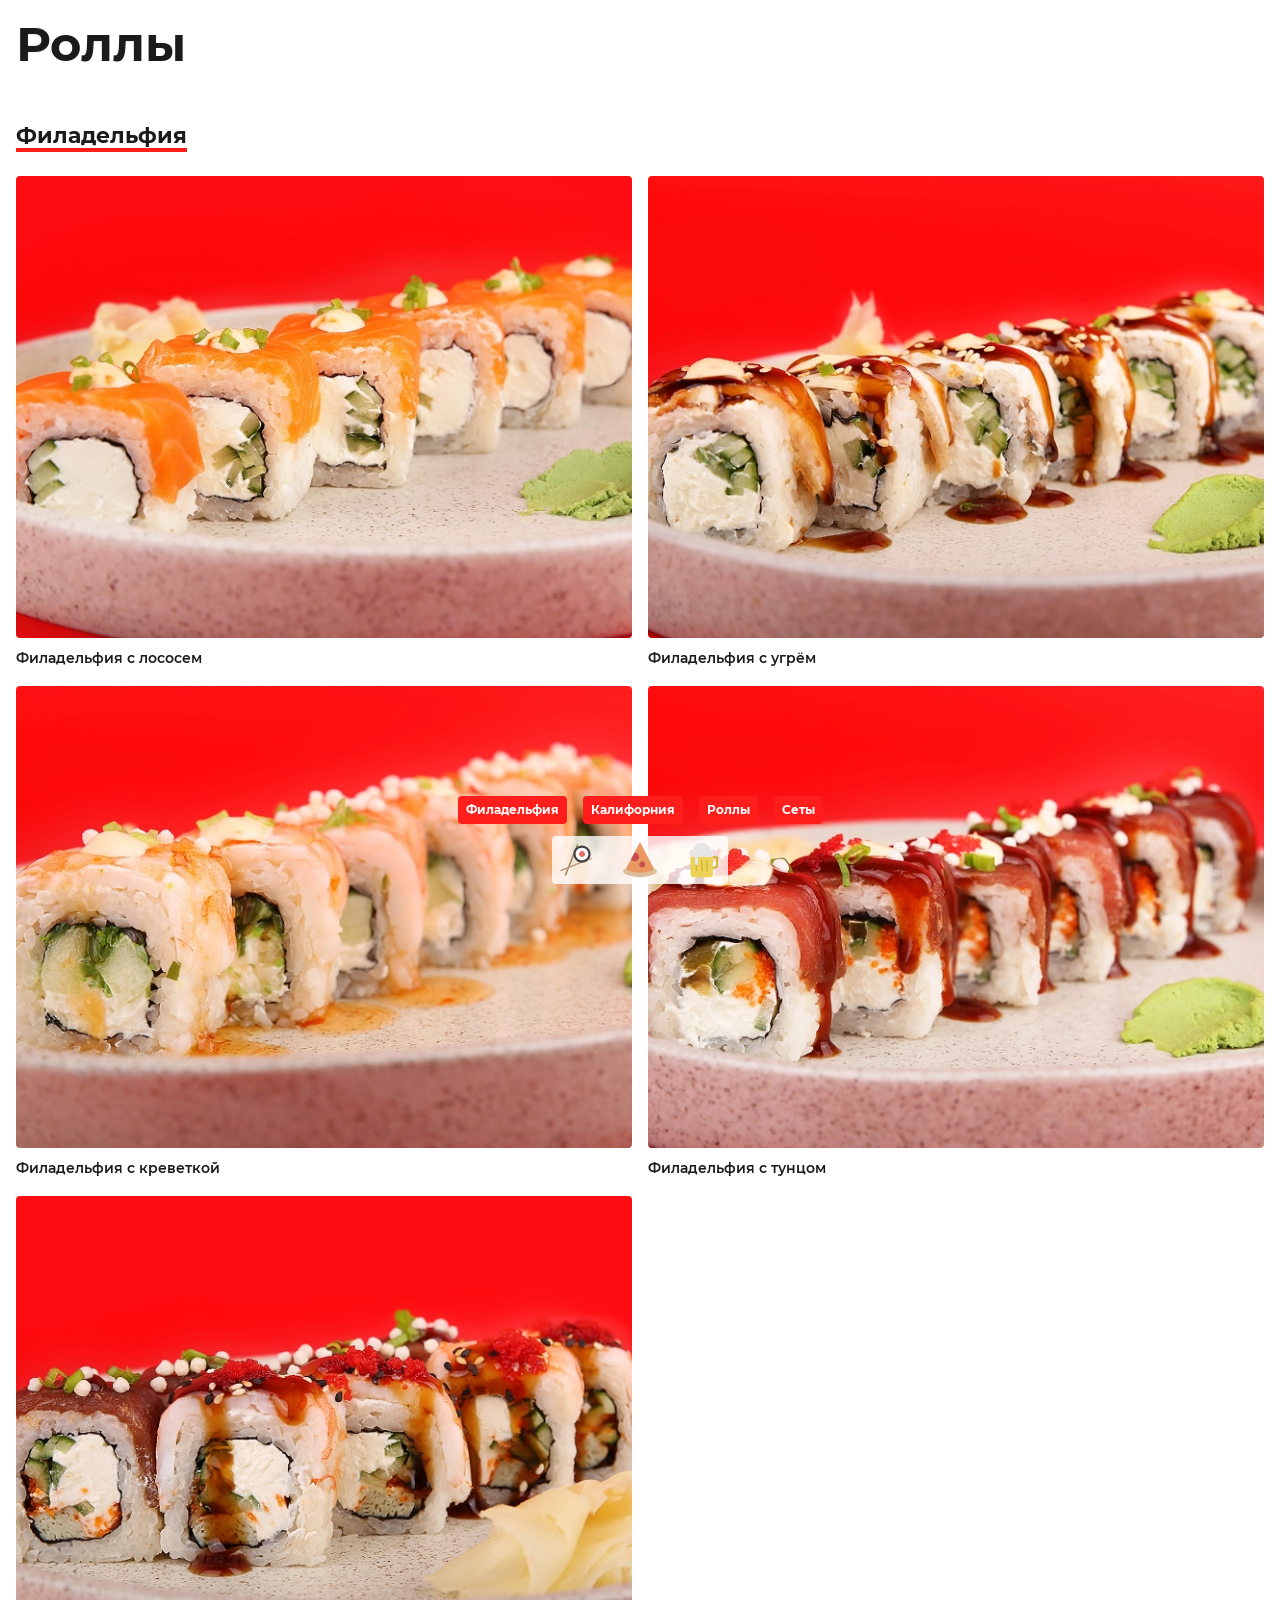
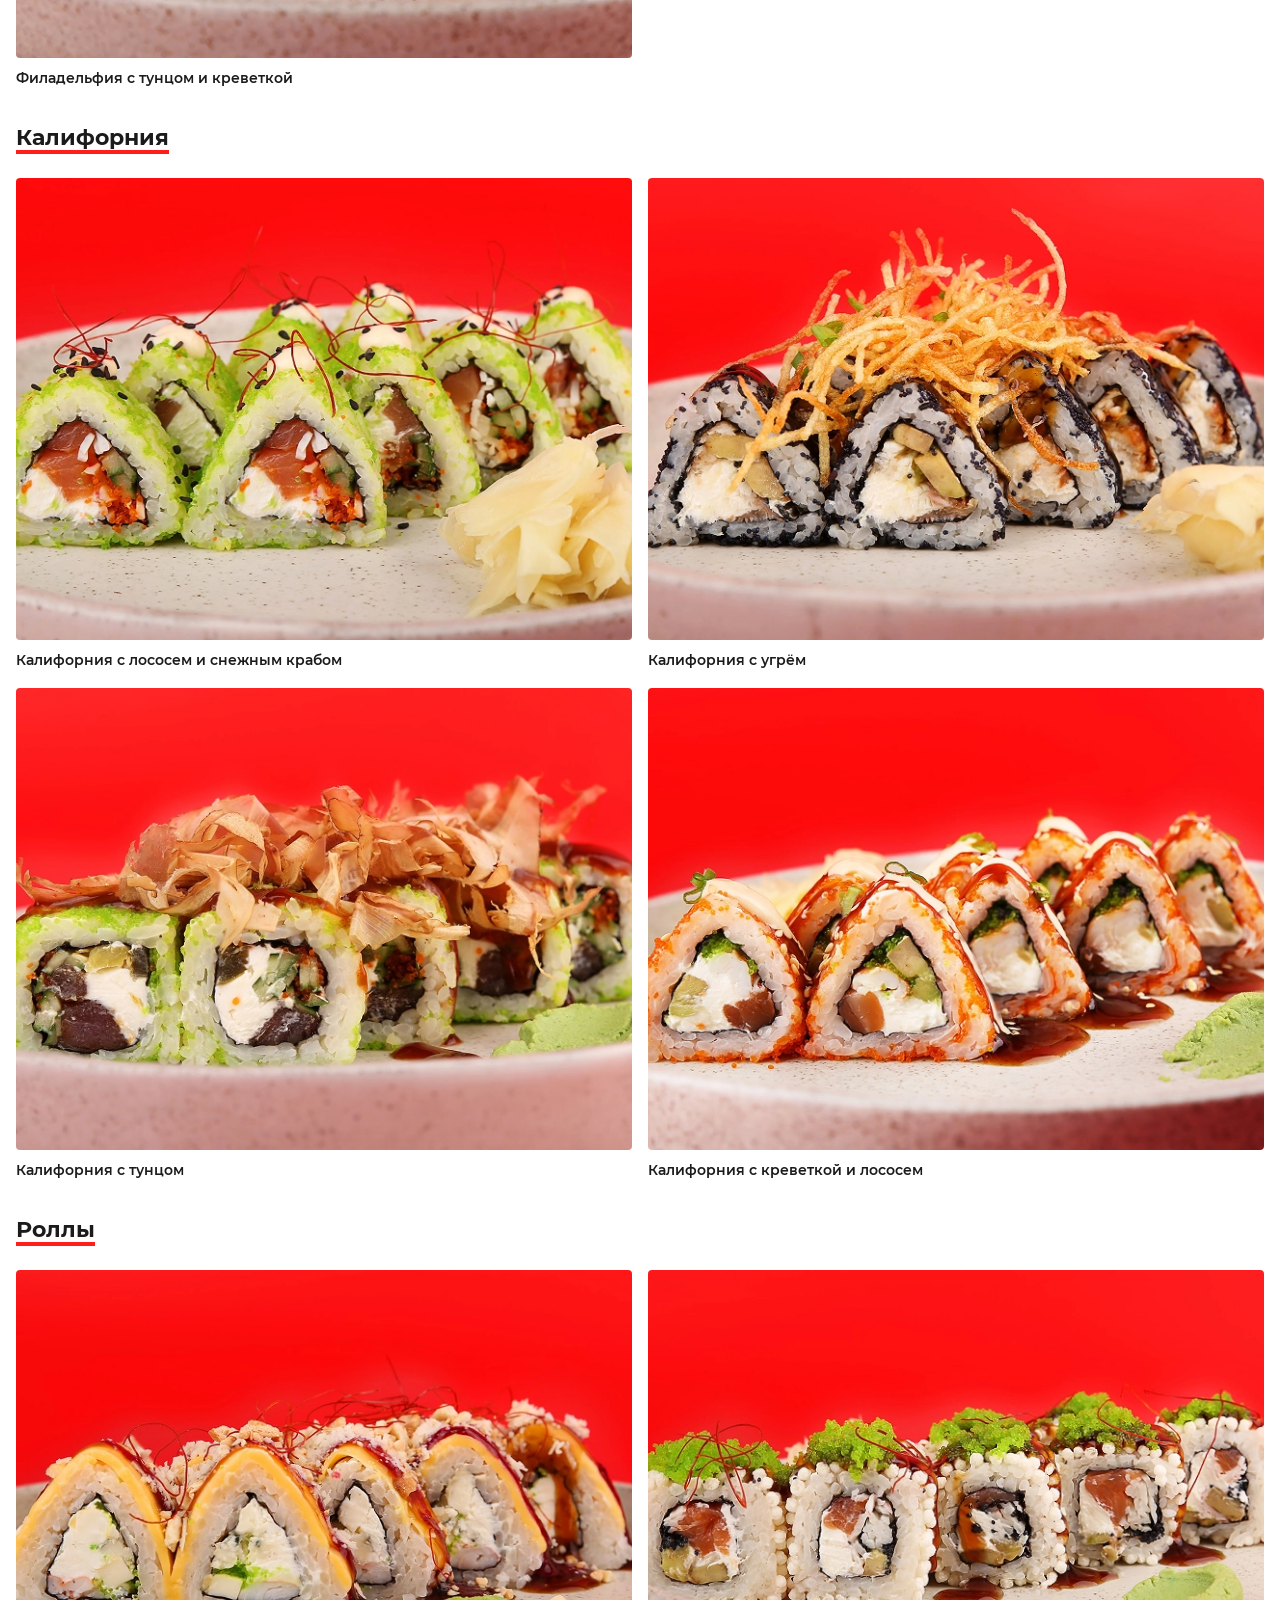
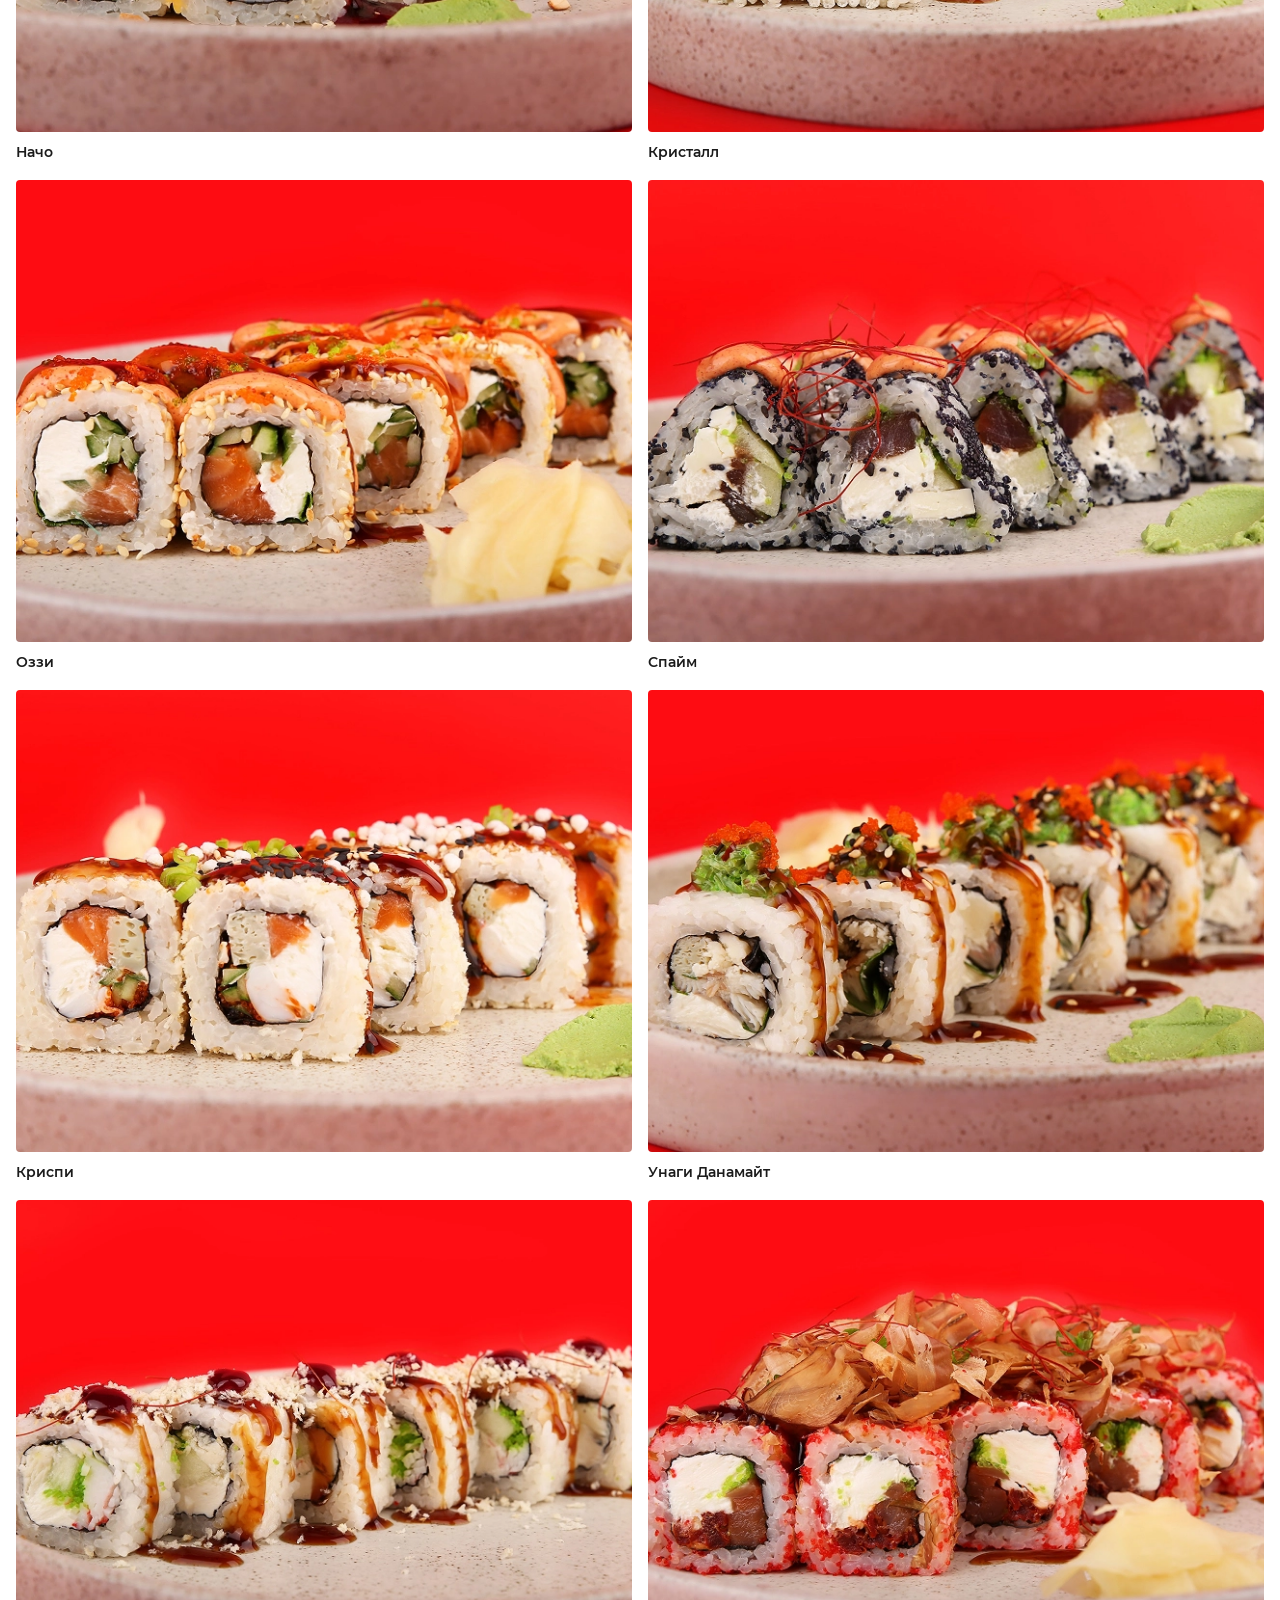
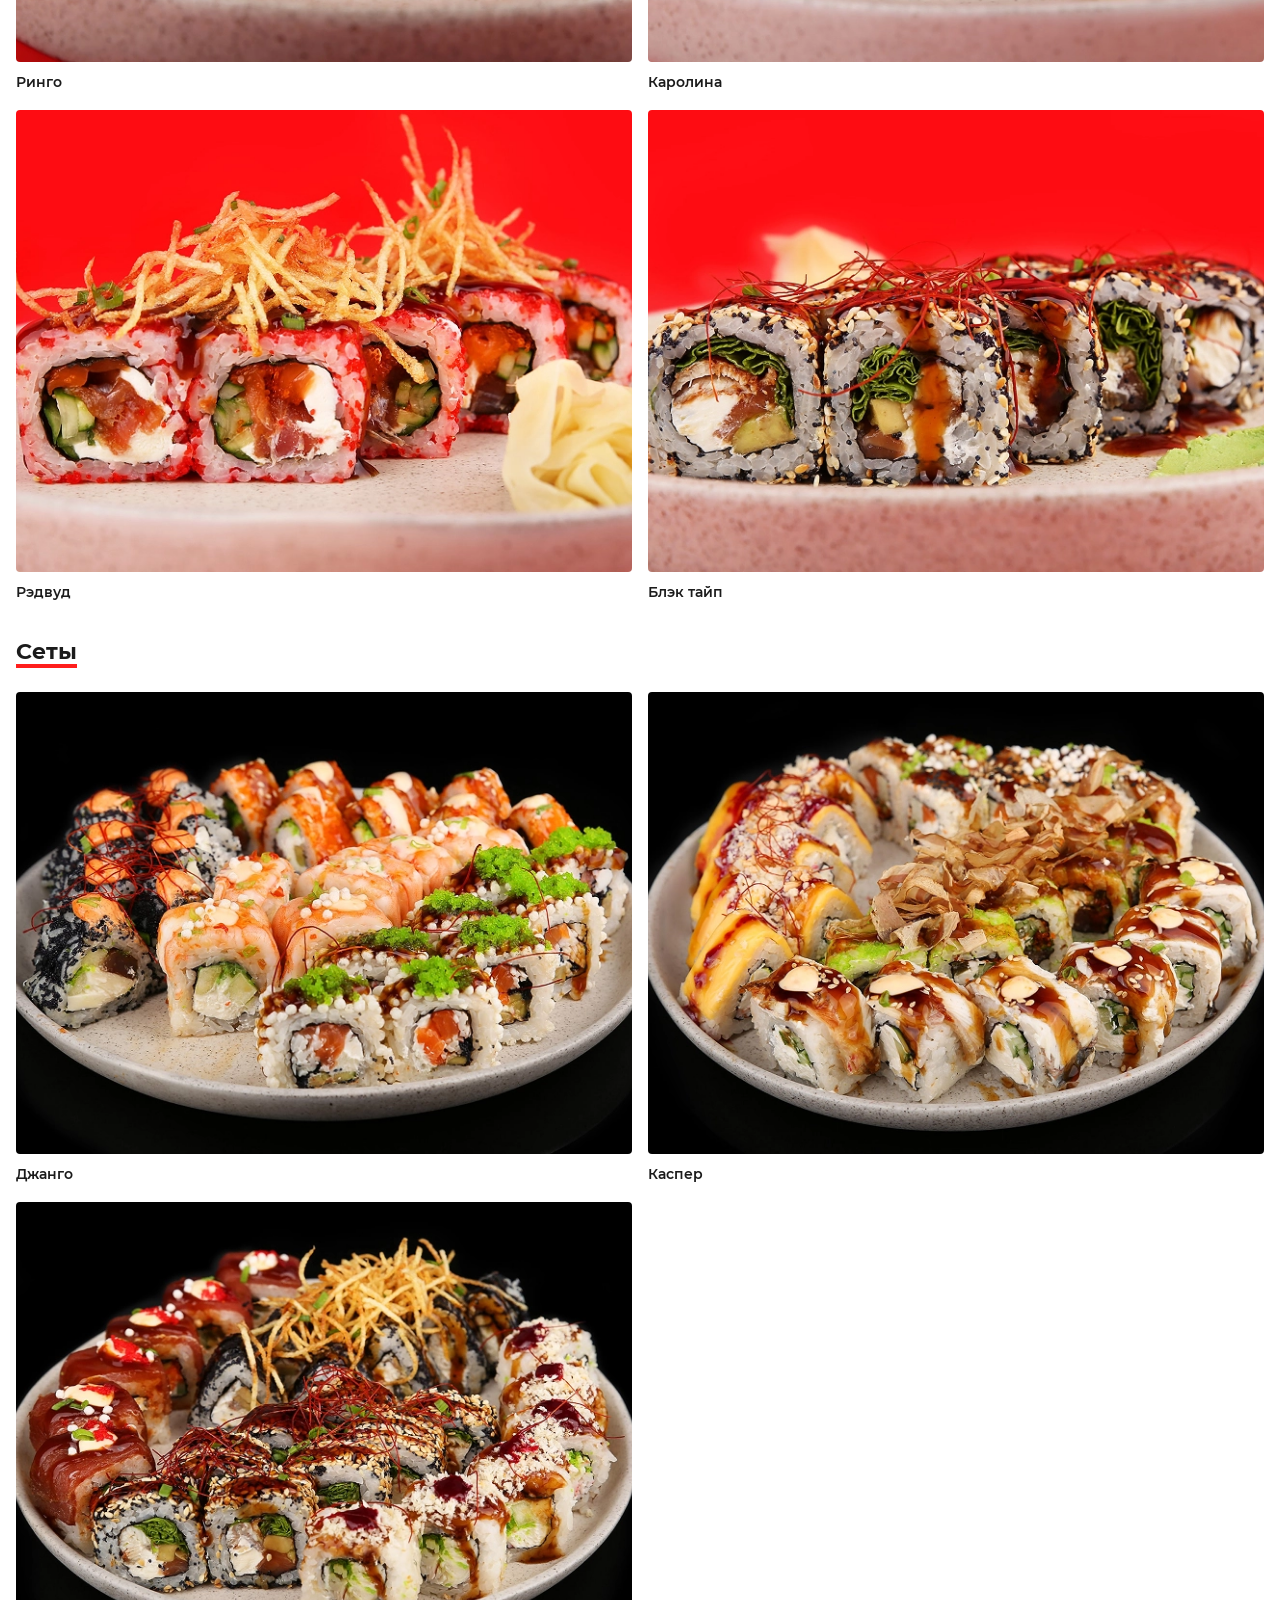
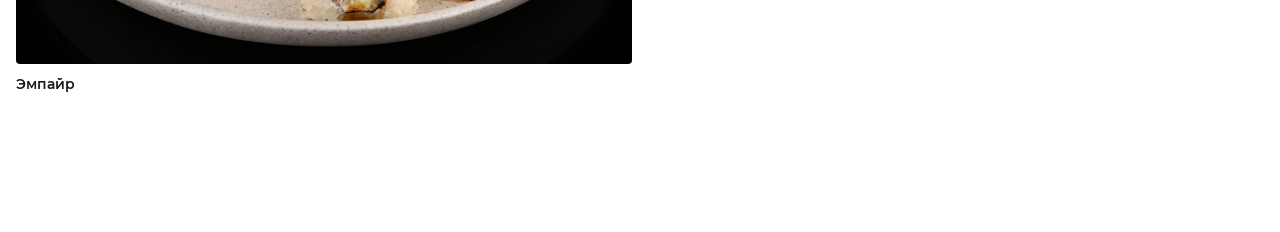
<file: index.html>
<!DOCTYPE html>
<html class="page" lang="ru">
  <head>
    <meta charset="utf-8">
    <meta name="viewport" content="width=device-width initial-scale=1">
    <meta name="format-detection" content="telephone=no">
    <meta name="format-detection" content="date=no">
    <meta name="format-detection" content="address=no">
    <meta name="format-detection" content="email=no">
    <link rel="icon" href="favicon/favicon.ico" sizes="any">
    <link rel="icon" href="favicon/icon.svg" type="image/svg+xml">
    <link rel="apple-touch-icon" href="favicon/apple-touch-icon.png">
    <link rel="manifest" href="favicon/site.webmanifest">
    <title>RedCups</title>
    <meta name="description" content="RedCups">
    <link rel="preload" href="fonts/montserrat-400.woff2" as="font" crossorigin="anonymous">
    <link rel="preload" href="fonts/montserrat-600.woff2" as="font" crossorigin="anonymous">
    <link rel="preload" href="fonts/montserrat-700.woff2" as="font" crossorigin="anonymous">
    <link rel="stylesheet" href="css/style.min.css?_v=20260710201657">
  </head>
  <body class="page__body">
    <header class="header">
      <div class="header__container container">
        <div class="header__filter filter">
          <ul class="filter__list">
            <li class="filter__item"><a class="filter__link" href="#menu-list-1">Филадельфия</a></li>
            <li class="filter__item"><a class="filter__link" href="#menu-list-2">Калифорния </a></li>
            <li class="filter__item"><a class="filter__link" href="#menu-list-3">Роллы </a></li>
            <li class="filter__item"><a class="filter__link" href="#menu-list-4">Сеты</a></li>
          </ul>
        </div>
        <div class="header__wrapper"><a class="header__toggle" href="index.html"><img class="header__toggle-image" src="./img/static/category-1.svg" alt="Роллы" loading="lazy"></a><a class="header__toggle" href="menu.html"><img class="header__toggle-image" src="./img/static/category-2.svg" alt="Меню." loading="lazy"></a><a class="header__toggle" href="drink.html"><img class="header__toggle-image" src="./img/static/category-3.svg" alt="Напитки" loading="lazy"></a></div>
      </div>
    </header>
    <main class="main">
      <h1 class="main__title">Роллы</h1>
      <section class="content">
        <div class="content__container container">
          <div class="menu">
                <ul class="menu__list" id="menu-list-1">
                  <li class="menu__item">
                    <h2 class="menu__title">Филадельфия</h2>
                    <ul class="menu__position-list">
                      <li class="item">
                        <h3 class="item__title">Филадельфия с лососем</h3>
                        <div class="item__image">
                          <picture>
                            <source srcset="./img/content/rolls-01.webp" type="image/webp"><img src="./img/content/rolls-01.jpg" alt="" width="156">
                          </picture>
                        </div>
                            <article class="card">
                              <button class="card__close" type="button"><span class="card__icon"><img src="./img/static/menu-close.svg" alt=""></span></button>
                              <div class="card__wrapper">
                                <h3 class="card__title">Филадельфия с лососем</h3>
                                <div class="card__image">
                                  <picture>
                                    <source srcset="./img/content/rolls-01.webp" type="image/webp"><img src="./img/content/rolls-01.jpg" alt="">
                                  </picture>
                                </div>
                                <div class="card__text">
                    <p><b>Выход:</b> 250г.</p>
                    <p><b>Время приготовления:</b> 2 минуты.</p>
                    <p><b>Состав:</b> Рис, нори, лосось, огурец, сливочный сыр, соус майо, зелёный лук.</p>
                    <p><b>Алергены:</b> Сыр, яйцо, морепродукты.</p>
                    <p><b>Особенности приготовления:</b> Начинка выкладывается равномерно по центру. Ролл квадратной формы, нарезается на 6 частей.</p>
                    <p><b>Зона контроля:</b> Подача соответствует фотографии в меню. Кусочки ролла одинаковые.</p>
                    <p><b>Варианты замены сырья:</b> Заменить ничего нельзя, можно не ложить любой из компонентов, но при этом первоначальный вкус ролла будет утерян.</p>
                </div>
                              </div>
                            </article>
                      </li>
                      <li class="item">
                        <h3 class="item__title">Филадельфия с угрём</h3>
                        <div class="item__image">
                          <picture>
                            <source srcset="./img/content/rolls-02.webp" type="image/webp"><img src="./img/content/rolls-02.jpg" alt="" width="156">
                          </picture>
                        </div>
                            <article class="card">
                              <button class="card__close" type="button"><span class="card__icon"><img src="./img/static/menu-close.svg" alt=""></span></button>
                              <div class="card__wrapper">
                                <h3 class="card__title">Филадельфия с угрём</h3>
                                <div class="card__image">
                                  <picture>
                                    <source srcset="./img/content/rolls-02.webp" type="image/webp"><img src="./img/content/rolls-02.jpg" alt="">
                                  </picture>
                                </div>
                                <div class="card__text">
                    <p><b>Выход:</b> 250г.</p>
                    <p><b>Время приготовления:</b> 2 минуты.</p>
                    <p><b>Состав:</b> Рис, нори, угорь, сливочный сыр, огурец, соус майо и унаги, кунжут белый жаренный, зелёный лук.</p>
                    <p><b>Алергены:</b> Сыр, яйцо, морепродукты, кунжут.</p>
                    <p><b>Особенности приготовления:</b> Начинка выкладывается равномерно по центру. Ролл квадратной формы, нарезается на 6 частей.</p>
                    <p><b>Зона контроля:</b> Подача соответствует фотографии в меню. Кусочки ролла одинаковые.</p>
                    <p><b>Варианты замены сырья:</b> Заменить ничего нельзя, можно не ложить любой из компонентов, но при этом первоначальный вкус ролла будет утерян.</p>
                </div>
                              </div>
                            </article>
                      </li>
                      <li class="item">
                        <h3 class="item__title">Филадельфия с креветкой</h3>
                        <div class="item__image">
                          <picture>
                            <source srcset="./img/content/rolls-03.webp" type="image/webp"><img src="./img/content/rolls-03.jpg" alt="" width="156">
                          </picture>
                        </div>
                            <article class="card">
                              <button class="card__close" type="button"><span class="card__icon"><img src="./img/static/menu-close.svg" alt=""></span></button>
                              <div class="card__wrapper">
                                <h3 class="card__title">Филадельфия с креветкой</h3>
                                <div class="card__image">
                                  <picture>
                                    <source srcset="./img/content/rolls-03.webp" type="image/webp"><img src="./img/content/rolls-03.jpg" alt="">
                                  </picture>
                                </div>
                                <div class="card__text">
                    <p><b>Выход:</b> 250г.</p>
                    <p><b>Время приготовления:</b> 2 минуты.</p>
                    <p><b>Состав:</b> Рис, нори, креветка, сливочный сыр, яблоко, тар-тар из чуки (мелко рубленная чука, икра масаго зелёная, соус гомадаре), соус майо (майонез перепелиный, соус сладкий чили) и сладкий чили, рисовые шарики, зелёный лук.</p>
                    <p><b>Алергены:</b> Сыр, яйцо, морепродукты.</p>
                    <p><b>Особенности приготовления:</b> Начинка выкладывается равномерно по центру. Ролл квадратной формы, нарезается на 6 частей.</p>
                    <p><b>Зона контроля:</b> Подача соответствует фотографии в меню. Кусочки ролла одинаковые.</p>
                    <p><b>Варианты замены сырья:</b> Заменить ничего нельзя, можно не ложить любой из компонентов, но при этом первоначальный вкус ролла будет утерян.</p>
                </div>
                              </div>
                            </article>
                      </li>
                      <li class="item">
                        <h3 class="item__title">Филадельфия с тунцом</h3>
                        <div class="item__image">
                          <picture>
                            <source srcset="./img/content/rolls-04.webp" type="image/webp"><img src="./img/content/rolls-04.jpg" alt="" width="156">
                          </picture>
                        </div>
                            <article class="card">
                              <button class="card__close" type="button"><span class="card__icon"><img src="./img/static/menu-close.svg" alt=""></span></button>
                              <div class="card__wrapper">
                                <h3 class="card__title">Филадельфия с тунцом</h3>
                                <div class="card__image">
                                  <picture>
                                    <source srcset="./img/content/rolls-04.webp" type="image/webp"><img src="./img/content/rolls-04.jpg" alt="">
                                  </picture>
                                </div>
                                <div class="card__text">
                    <p><b>Выход:</b> 250г.</p>
                    <p><b>Время приготовления:</b> 2 минуты.</p>
                    <p><b>Состав:</b> Рис, нори, маринованный тунец (соевый соус, соус мирин), сливочный сыр, огурец, перец холопеньо, икра масаго красная, соус хабанеро (острый соус табаско хабанеро, смешанный с соусом унаги), соус майо (майонез смешанный со сладким чили), рисовые шарики, зелёный лук.</p>
                    <p><b>Алергены:</b> Сыр, яйцо, морепродукты, острый перец.</p>
                    <p><b>Особенности приготовления:</b> Начинка выкладывается равномерно по центру. Ролл квадратной формы, нарезается на 6 частей.</p>
                    <p><b>Зона контроля:</b> Подача соответствует фотографии в меню. Кусочки ролла одинаковые.</p>
                    <p><b>Варианты замены сырья:</b> Заменить ничего нельзя, можно не ложить любой из компонентов, но при этом первоначальный вкус ролла будет утерян.</p>
                </div>
                              </div>
                            </article>
                      </li>
                      <li class="item">
                        <h3 class="item__title">Филадельфия с тунцом и креветкой</h3>
                        <div class="item__image">
                          <picture>
                            <source srcset="./img/content/rolls-05.webp" type="image/webp"><img src="./img/content/rolls-05.jpg" alt="" width="156">
                          </picture>
                        </div>
                            <article class="card">
                              <button class="card__close" type="button"><span class="card__icon"><img src="./img/static/menu-close.svg" alt=""></span></button>
                              <div class="card__wrapper">
                                <h3 class="card__title">Филадельфия с тунцом и креветкой</h3>
                                <div class="card__image">
                                  <picture>
                                    <source srcset="./img/content/rolls-05.webp" type="image/webp"><img src="./img/content/rolls-05.jpg" alt="">
                                  </picture>
                                </div>
                                <div class="card__text">
                    <p><b>Выход:</b> 290г.</p>
                    <p><b>Время приготовления:</b> 2,5 минуты.</p>
                    <p><b>Состав:</b> Рис, нори, сливочный сыр, огурец, икра масаго оранжевая (внутри), японский блинчик. Половина ролла панируется в тунце маринованном (соевый соус, соус мирин), сверху ставятся капли соуса хабанеро (соус табаско хабанеро смешанный с унаги) и посыпается рисовыми шариками и зелёным луком. Вторая половина панируется в отварной креветке, поливается соусом унаги, декорируется икрой масаго красной и миксом кунжута.</p>
                    <p><b>Алергены:</b> Сыр, яйцо, морепродукты, острый перец.</p>
                    <p><b>Особенности приготовления:</b> Начинка выкладывается равномерно по центру. Ролл квадратной формы, нарезается на 8 частей.</p>
                    <p><b>Зона контроля:</b> Подача соответствует фотографии в меню. Кусочки ролла одинаковые.</p>
                    <p><b>Варианты замены сырья:</b> Заменить ничего нельзя, можно не ложить любой из компонентов, но при этом первоначальный вкус ролла будет утерян.</p>
                </div>
                              </div>
                            </article>
                      </li>
                    </ul>
                  </li>
                </ul>
                <ul class="menu__list" id="menu-list-2">
                  <li class="menu__item">
                    <h2 class="menu__title">Калифорния</h2>
                    <ul class="menu__position-list">
                      <li class="item">
                        <h3 class="item__title">Калифорния с лососем и снежным крабом</h3>
                        <div class="item__image">
                          <picture>
                            <source srcset="./img/content/rolls-06.webp" type="image/webp"><img src="./img/content/rolls-06.jpg" alt="" width="156">
                          </picture>
                        </div>
                            <article class="card">
                              <button class="card__close" type="button"><span class="card__icon"><img src="./img/static/menu-close.svg" alt=""></span></button>
                              <div class="card__wrapper">
                                <h3 class="card__title">Калифорния с лососем и снежным крабом</h3>
                                <div class="card__image">
                                  <picture>
                                    <source srcset="./img/content/rolls-06.webp" type="image/webp"><img src="./img/content/rolls-06.jpg" alt="">
                                  </picture>
                                </div>
                                <div class="card__text">
                    <p><b>Выход:</b> 220г.</p>
                    <p><b>Время приготовления:</b> 2 минуты</p>
                    <p><b>Состав:</b> Рис, нори, копчённый лосось, снежный краб, сливочный сыр, огурец, масаго оранжевая (внутри). Панируется в зелёной икре масаго, сверху точки соуса майо (майонез и соус сладкий чили), декорируется чёрным кунжутом и нитями чили.</p>
                    <p><b>Алергены:</b> Сыр, яйцо, морепродукты.</p>
                    <p><b>Особенности приготовления:</b> Начинка выкладывается равномерно по центру. Ролл треугольной формы, нарезается на 8 частей.</p>
                    <p><b>Зона контроля:</b> Подача соответствует фотографии в меню. Кусочки ролла одинаковые.</p>
                    <p><b>Варианты замены сырья:</b> Заменить ничего нельзя, можно не ложить любой из компонентов, но при этом первоначальный вкус ролла будет утерян.</p>
                </div>
                              </div>
                            </article>
                      </li>
                      <li class="item">
                        <h3 class="item__title">Калифорния с угрём</h3>
                        <div class="item__image">
                          <picture>
                            <source srcset="./img/content/rolls-07.webp" type="image/webp"><img src="./img/content/rolls-07.jpg" alt="" width="156">
                          </picture>
                        </div>
                            <article class="card">
                              <button class="card__close" type="button"><span class="card__icon"><img src="./img/static/menu-close.svg" alt=""></span></button>
                              <div class="card__wrapper">
                                <h3 class="card__title">Калифорния с угрём</h3>
                                <div class="card__image">
                                  <picture>
                                    <source srcset="./img/content/rolls-07.webp" type="image/webp"><img src="./img/content/rolls-07.jpg" alt="">
                                  </picture>
                                </div>
                                <div class="card__text">
                    <p><b>Выход:</b> 230г.</p>
                    <p><b>Время приготовления:</b> 2 минуты.</p>
                    <p><b>Состав:</b> Рис, нори, угорь, авокадо, сливочный сыр. Панируется в чёрной икре масаго и чёрном кунжуте, поливается соусом унаги, украшается картофелем пай и зелёным луком.</p>
                    <p><b>Алергены:</b> Сыр, авокадо, морепродукты.</p>
                    <p><b>Особенности приготовления:</b> Начинка выкладывается равномерно по центру. Ролл треугольной формы, нарезается на 8 частей.</p>
                    <p><b>Зона контроля:</b> Подача соответствует фотографии в меню. Кусочки ролла одинаковые.</p>
                    <p><b>Варианты замены сырья:</b> Заменить ничего нельзя, можно не ложить любой из компонентов, но при этом первоначальный вкус ролла будет утерян.</p>
                </div>
                              </div>
                            </article>
                      </li>
                      <li class="item">
                        <h3 class="item__title">Калифорния с тунцом</h3>
                        <div class="item__image">
                          <picture>
                            <source srcset="./img/content/rolls-08.webp" type="image/webp"><img src="./img/content/rolls-08.jpg" alt="" width="156">
                          </picture>
                        </div>
                            <article class="card">
                              <button class="card__close" type="button"><span class="card__icon"><img src="./img/static/menu-close.svg" alt=""></span></button>
                              <div class="card__wrapper">
                                <h3 class="card__title">Калифорния с тунцом</h3>
                                <div class="card__image">
                                  <picture>
                                    <source srcset="./img/content/rolls-08.webp" type="image/webp"><img src="./img/content/rolls-08.jpg" alt="">
                                  </picture>
                                </div>
                                <div class="card__text">
                    <p><b>Выход:</b> 230г.</p>
                    <p><b>Время приготовления:</b> 2 минуты.</p>
                    <p><b>Состав:</b> Рис, нори, маринованный тунец (соус соевый и соус мирин), перец холопеньо, сливочный сыр, огурец, оранжевая икра масаго. Панируется в зелёной икре масаго, поливается соусом хабанеро (соус табаско хабанеро и унаги), украшается стружкой тунца.</p>
                    <p><b>Алергены:</b> Сыр, острый перец, морепродукты.</p>
                    <p><b>Особенности приготовления:</b> Начинка выкладывается равномерно по центру. Ролл квадратной формы, нарезается на 8 частей.</p>
                    <p><b>Зона контроля:</b> Подача соответствует фотографии в меню. Кусочки ролла одинаковые.</p>
                    <p><b>Варианты замены сырья:</b> Заменить ничего нельзя, можно не ложить любой из компонентов, но при этом первоначальный вкус ролла будет утерян.</p>
                </div>
                              </div>
                            </article>
                      </li>
                      <li class="item">
                        <h3 class="item__title">Калифорния с креветкой и лососем</h3>
                        <div class="item__image">
                          <picture>
                            <source srcset="./img/content/rolls-09.webp" type="image/webp"><img src="./img/content/rolls-09.jpg" alt="" width="156">
                          </picture>
                        </div>
                            <article class="card">
                              <button class="card__close" type="button"><span class="card__icon"><img src="./img/static/menu-close.svg" alt=""></span></button>
                              <div class="card__wrapper">
                                <h3 class="card__title">Калифорния с креветкой и лососем</h3>
                                <div class="card__image">
                                  <picture>
                                    <source srcset="./img/content/rolls-09.webp" type="image/webp"><img src="./img/content/rolls-09.jpg" alt="">
                                  </picture>
                                </div>
                                <div class="card__text">
                    <p><b>Выход:</b> 220г.</p>
                    <p><b>Время приготовления:</b> 2 минуты.</p>
                    <p><b>Состав:</b> Рис, нори, лосось, авокадо, сливочный сыр, креветка отварная, икра масаго зелёная. Панируется в оранжевой икре масаго, поливается соусом унаги и майо (майонез со сладким чили), украшается зелёным луком и жаренным кунжутом.</p>
                    <p><b>Алергены:</b> Сыр, яйцо, морепродукты.</p>
                    <p><b>Особенности приготовления:</b> Начинка выкладывается равномерно по центру. Ролл треугольной формы, нарезается на 8 частей.</p>
                    <p><b>Зона контроля:</b> Подача соответствует фотографии в меню. Кусочки ролла одинаковые.</p>
                    <p><b>Варианты замены сырья:</b> Заменить ничего нельзя, можно не ложить любой из компонентов, но при этом первоначальный вкус ролла будет утерян.</p>
                </div>
                              </div>
                            </article>
                      </li>
                    </ul>
                  </li>
                </ul>
                <ul class="menu__list" id="menu-list-3">
                  <li class="menu__item">
                    <h2 class="menu__title">Роллы</h2>
                    <ul class="menu__position-list">
                      <li class="item">
                        <h3 class="item__title">Начо</h3>
                        <div class="item__image">
                          <picture>
                            <source srcset="./img/content/rolls-10.webp" type="image/webp"><img src="./img/content/rolls-10.jpg" alt="" width="156">
                          </picture>
                        </div>
                            <article class="card">
                              <button class="card__close" type="button"><span class="card__icon"><img src="./img/static/menu-close.svg" alt=""></span></button>
                              <div class="card__wrapper">
                                <h3 class="card__title">Начо</h3>
                                <div class="card__image">
                                  <picture>
                                    <source srcset="./img/content/rolls-10.webp" type="image/webp"><img src="./img/content/rolls-10.jpg" alt="">
                                  </picture>
                                </div>
                                <div class="card__text">
                    <p><b>Выход:</b> 260г.</p>
                    <p><b>Время приготовления:</b> 2,5 минуты.</p>
                    <p><b>Состав:</b> Сырный ролл с креветкой и малиновым соусом. Рис, нори, сыры: сливочный, фета копчёная, дор блю, тостерный, икра масаго зелёная, креветка отварная. Сверху поливается соусом малиновым и соусом унаги, декорируется орехом кешью, нити чили, крошкой пармезана и королевского сыра.</p>
                    <p><b>Алергены:</b> Сыр, малиновый соус, морепродукты.</p>
                    <p><b>Особенности приготовления:</b> Начинка выкладывается равномерно по центру. Ролл треугольной формы, нарезается на 8 частей.</p>
                    <p><b>Зона контроля:</b> Подача соответствует фотографии в меню. Кусочки ролла одинаковые.</p>
                    <p><b>Варианты замены сырья:</b> Заменить ничего нельзя, можно не ложить любой из компонентов, но при этом первоначальный вкус ролла будет утерян.</p>
                </div>
                              </div>
                            </article>
                      </li>
                      <li class="item">
                        <h3 class="item__title">Кристалл</h3>
                        <div class="item__image">
                          <picture>
                            <source srcset="./img/content/rolls-11.webp" type="image/webp"><img src="./img/content/rolls-11.jpg" alt="" width="156">
                          </picture>
                        </div>
                            <article class="card">
                              <button class="card__close" type="button"><span class="card__icon"><img src="./img/static/menu-close.svg" alt=""></span></button>
                              <div class="card__wrapper">
                                <h3 class="card__title">Кристалл</h3>
                                <div class="card__image">
                                  <picture>
                                    <source srcset="./img/content/rolls-11.webp" type="image/webp"><img src="./img/content/rolls-11.jpg" alt="">
                                  </picture>
                                </div>
                                <div class="card__text">
                    <p><b>Выход:</b> 240г.</p>
                    <p><b>Время приготовления:</b> 2,5 минуты.</p>
                    <p><b>Состав:</b> Рис, нори, копчёный лосось, снежный краб, авокадо, сливочный сыр, соус спайси, чёрная икра масаго. Панируется в рисовых шариках, поливается соусом унаги, и декорируется зелёной икрой масаго и нитями чили.</p>
                    <p><b>Алергены:</b> Сыр, авокадо, морепродукты.</p>
                    <p><b>Особенности приготовления:</b> Начинка выкладывается равномерно по центру. Ролл квадратной формы, нарезается на 8 частей.</p>
                    <p><b>Зона контроля:</b> Подача соответствует фотографии в меню. Кусочки ролла одинаковые.</p>
                    <p><b>Варианты замены сырья:</b> Заменить ничего нельзя, можно не ложить любой из компонентов, но при этом первоначальный вкус ролла будет утерян.</p>
                </div>
                              </div>
                            </article>
                      </li>
                      <li class="item">
                        <h3 class="item__title">Оззи</h3>
                        <div class="item__image">
                          <picture>
                            <source srcset="./img/content/rolls-12.webp" type="image/webp"><img src="./img/content/rolls-12.jpg" alt="" width="156">
                          </picture>
                        </div>
                            <article class="card">
                              <button class="card__close" type="button"><span class="card__icon"><img src="./img/static/menu-close.svg" alt=""></span></button>
                              <div class="card__wrapper">
                                <h3 class="card__title">Оззи</h3>
                                <div class="card__image">
                                  <picture>
                                    <source srcset="./img/content/rolls-12.webp" type="image/webp"><img src="./img/content/rolls-12.jpg" alt="">
                                  </picture>
                                </div>
                                <div class="card__text">
                    <p><b>Выход:</b> 230г.</p>
                    <p><b>Время приготовления:</b> 2,5 минуты.</p>
                    <p><b>Состав:</b> Класическое сочетание лосося, зелёного лука и сливочного сыра. Рис, нори, лосось, огурец, сливочный сыр, зелёный лук. Панируется в жаренном кунжуте, поливается соусом спайси и унаги, декорируется оранжевой и зелёной икрой масаго.</p>
                    <p><b>Алергены:</b> Сыр, соус спайси, морепродукты.</p>
                    <p><b>Особенности приготовления:</b> Начинка выкладывается равномерно по центру. Ролл квадратной формы, нарезается на 8 частей.</p>
                    <p><b>Зона контроля:</b> Подача соответствует фотографии в меню. Кусочки ролла одинаковые.</p>
                    <p><b>Варианты замены сырья:</b> Заменить ничего нельзя, можно не ложить любой из компонентов, но при этом первоначальный вкус ролла будет утерян.</p>
                </div>
                              </div>
                            </article>
                      </li>
                      <li class="item">
                        <h3 class="item__title">Спайм</h3>
                        <div class="item__image">
                          <picture>
                            <source srcset="./img/content/rolls-13.webp" type="image/webp"><img src="./img/content/rolls-13.jpg" alt="" width="156">
                          </picture>
                        </div>
                            <article class="card">
                              <button class="card__close" type="button"><span class="card__icon"><img src="./img/static/menu-close.svg" alt=""></span></button>
                              <div class="card__wrapper">
                                <h3 class="card__title">Спайм</h3>
                                <div class="card__image">
                                  <picture>
                                    <source srcset="./img/content/rolls-13.webp" type="image/webp"><img src="./img/content/rolls-13.jpg" alt="">
                                  </picture>
                                </div>
                                <div class="card__text">
                    <p><b>Выход:</b> 230г.</p>
                    <p><b>Время приготовления:</b> 2 минуты.</p>
                    <p><b>Состав:</b> Рис, нори, маринованный тунец (соевый соус, соус мирин), копчёная фета, яблоко, сливочный сыр. Панируется в чёрной икре масаго и чёрном кунжуте. Украшается соусом спайси, зелёным луком и нитями чили.</p>
                    <p><b>Алергены:</b> Сыр, соус спайси, морепродукты.</p>
                    <p><b>Особенности приготовления:</b> Начинка выкладывается равномерно по центру. Ролл треугольной формы, нарезается на 8 частей.</p>
                    <p><b>Зона контроля:</b> Подача соответствует фотографии в меню. Кусочки ролла одинаковые.</p>
                    <p><b>Варианты замены сырья:</b> Заменить ничего нельзя, можно не ложить любой из компонентов, но при этом первоначальный вкус ролла будет утерян.</p>
                </div>
                              </div>
                            </article>
                      </li>
                      <li class="item">
                        <h3 class="item__title">Криспи</h3>
                        <div class="item__image">
                          <picture>
                            <source srcset="./img/content/rolls-14.webp" type="image/webp"><img src="./img/content/rolls-14.jpg" alt="" width="156">
                          </picture>
                        </div>
                            <article class="card">
                              <button class="card__close" type="button"><span class="card__icon"><img src="./img/static/menu-close.svg" alt=""></span></button>
                              <div class="card__wrapper">
                                <h3 class="card__title">Криспи</h3>
                                <div class="card__image">
                                  <picture>
                                    <source srcset="./img/content/rolls-14.webp" type="image/webp"><img src="./img/content/rolls-14.jpg" alt="">
                                  </picture>
                                </div>
                                <div class="card__text">
                    <p><b>Выход:</b> 230г.</p>
                    <p><b>Время приготовления:</b> 2,5 минуты.</p>
                    <p><b>Состав:</b> Рис, нори, сливочный сыр, отварная креветка, лосось, блинчик японский, огурец, оранжевая икра масаго. Панируется в жаренных сухарях панко, поливается соусом унаги и соусом сладкий чили. Украшается рисовыми шариками, миксом кунжута и зелёным луком.</p>
                    <p><b>Алергены:</b> Сыр, яйцо, морепродукты.</p>
                    <p><b>Особенности приготовления:</b> Начинка выкладывается равномерно по центру. Ролл квадратной формы, нарезается на 8 частей.</p>
                    <p><b>Зона контроля:</b> Подача соответствует фотографии в меню. Кусочки ролла одинаковые.</p>
                    <p><b>Варианты замены сырья:</b> Заменить ничего нельзя, можно не ложить любой из компонентов, но при этом первоначальный вкус ролла будет утерян.</p>
                </div>
                              </div>
                            </article>
                      </li>
                      <li class="item">
                        <h3 class="item__title">Унаги Данамайт</h3>
                        <div class="item__image">
                          <picture>
                            <source srcset="./img/content/rolls-15.webp" type="image/webp"><img src="./img/content/rolls-15.jpg" alt="" width="156">
                          </picture>
                        </div>
                            <article class="card">
                              <button class="card__close" type="button"><span class="card__icon"><img src="./img/static/menu-close.svg" alt=""></span></button>
                              <div class="card__wrapper">
                                <h3 class="card__title">Унаги Данамайт</h3>
                                <div class="card__image">
                                  <picture>
                                    <source srcset="./img/content/rolls-15.webp" type="image/webp"><img src="./img/content/rolls-15.jpg" alt="">
                                  </picture>
                                </div>
                                <div class="card__text">
                    <p><b>Выход:</b> 240г.</p>
                    <p><b>Время приготовления:</b> 3 минуты.</p>
                    <p><b>Состав:</b> Рис, нори, угорь, руккола, сыр дор блю, сливочный сыр, японский блинчик. Сверху на ролл выкладывается тар-тар из чуки (чука, икра масаго, соус гомадаре), поливается соусом унаги и украшается оранжевой икрой масаго и миксом кунжута.</p>
                    <p><b>Алергены:</b> Сыр, яйцо, морепродукты.</p>
                    <p><b>Особенности приготовления:</b> Начинка выкладывается равномерно по центру. Ролл квадратной формы, нарезается на 6 частей.</p>
                    <p><b>Зона контроля:</b> Подача соответствует фотографии в меню. Кусочки ролла одинаковые.</p>
                    <p><b>Варианты замены сырья:</b> Заменить ничего нельзя, можно не ложить любой из компонентов, но при этом первоначальный вкус ролла будет утерян.</p>
                </div>
                              </div>
                            </article>
                      </li>
                      <li class="item">
                        <h3 class="item__title">Ринго</h3>
                        <div class="item__image">
                          <picture>
                            <source srcset="./img/content/rolls-16.webp" type="image/webp"><img src="./img/content/rolls-16.jpg" alt="" width="156">
                          </picture>
                        </div>
                            <article class="card">
                              <button class="card__close" type="button"><span class="card__icon"><img src="./img/static/menu-close.svg" alt=""></span></button>
                              <div class="card__wrapper">
                                <h3 class="card__title">Ринго</h3>
                                <div class="card__image">
                                  <picture>
                                    <source srcset="./img/content/rolls-16.webp" type="image/webp"><img src="./img/content/rolls-16.jpg" alt="">
                                  </picture>
                                </div>
                                <div class="card__text">
                    <p><b>Выход:</b> 220г.</p>
                    <p><b>Время приготовления:</b> 2,5 минуты.</p>
                    <p><b>Состав:</b> Рис, нори, отварная креветка, снежный краб, сыр дор блю, яблоко, сливочный сыр, зелёная икра масаго. Сверху ролл поливается соусом унаги, затем на верхнюю часть ролла насыпают жаренные сухари панко. На каждый кусочек ставиться капля малинового соуса и декорируется нитями чили.</p>
                    <p><b>Алергены:</b> Сыр, соус спайси, морепродукты.</p>
                    <p><b>Особенности приготовления:</b> Начинка выкладывается равномерно по центру. Ролл квадратной формы, нарезается на 6 частей.</p>
                    <p><b>Зона контроля:</b> Подача соответствует фотографии в меню. Кусочки ролла одинаковые.</p>
                    <p><b>Варианты замены сырья:</b> Заменить ничего нельзя, можно не ложить любой из компонентов, но при этом первоначальный вкус ролла будет утерян.</p>
                </div>
                              </div>
                            </article>
                      </li>
                      <li class="item">
                        <h3 class="item__title">Каролина</h3>
                        <div class="item__image">
                          <picture>
                            <source srcset="./img/content/rolls-17.webp" type="image/webp"><img src="./img/content/rolls-17.jpg" alt="" width="156">
                          </picture>
                        </div>
                            <article class="card">
                              <button class="card__close" type="button"><span class="card__icon"><img src="./img/static/menu-close.svg" alt=""></span></button>
                              <div class="card__wrapper">
                                <h3 class="card__title">Каролина</h3>
                                <div class="card__image">
                                  <picture>
                                    <source srcset="./img/content/rolls-17.webp" type="image/webp"><img src="./img/content/rolls-17.jpg" alt="">
                                  </picture>
                                </div>
                                <div class="card__text">
                    <p><b>Выход:</b> 230г.</p>
                    <p><b>Время приготовления:</b> 2,5 минуты.</p>
                    <p><b>Состав:</b> Рис, нори, копчённый лосось, вяленные томаты, сливочный сыр, соус спайси, зелёный лук. Панируется в красной икре масаго, поливается соусом унаги, декорируется стружкой тунца, нитями чили и зелёным луком.</p>
                    <p><b>Алергены:</b> Сыр, соус спайси, морепродукты.</p>
                    <p><b>Особенности приготовления:</b> Начинка выкладывается равномерно по центру. Ролл квадратной формы, нарезается на 8 частей.</p>
                    <p><b>Зона контроля:</b> Подача соответствует фотографии в меню. Кусочки ролла одинаковые.</p>
                    <p><b>Варианты замены сырья:</b> Заменить ничего нельзя, можно не ложить любой из компонентов, но при этом первоначальный вкус ролла будет утерян.</p>
                </div>
                              </div>
                            </article>
                      </li>
                      <li class="item">
                        <h3 class="item__title">Рэдвуд</h3>
                        <div class="item__image">
                          <picture>
                            <source srcset="./img/content/rolls-18.webp" type="image/webp"><img src="./img/content/rolls-18.jpg" alt="" width="156">
                          </picture>
                        </div>
                            <article class="card">
                              <button class="card__close" type="button"><span class="card__icon"><img src="./img/static/menu-close.svg" alt=""></span></button>
                              <div class="card__wrapper">
                                <h3 class="card__title">Рэдвуд</h3>
                                <div class="card__image">
                                  <picture>
                                    <source srcset="./img/content/rolls-18.webp" type="image/webp"><img src="./img/content/rolls-18.jpg" alt="">
                                  </picture>
                                </div>
                                <div class="card__text">
                    <p><b>Выход:</b> 230г.</p>
                    <p><b>Время приготовления:</b> 2,5 минуты.</p>
                    <p><b>Состав:</b> Рис, нори, маринованный тунец (соевый соус, соус мирин), лосось, огурец, оранжевая икра масаго. Панируется в красной икре масаго, поливается острым соусом хабанеро (соус табаско хабанеро и унаги). Украшается картофелем пай и зелёным луком.</p>
                    <p><b>Алергены:</b> Сыр, острый соус, морепродукты.</p>
                    <p><b>Особенности приготовления:</b> Начинка выкладывается равномерно по центру. Ролл треугольной формы, нарезается на 8 частей.</p>
                    <p><b>Зона контроля:</b> Подача соответствует фотографии в меню. Кусочки ролла одинаковые.</p>
                    <p><b>Варианты замены сырья:</b> Заменить ничего нельзя, можно не ложить любой из компонентов, но при этом первоначальный вкус ролла будет утерян.</p>
                </div>
                              </div>
                            </article>
                      </li>
                      <li class="item">
                        <h3 class="item__title">Блэк тайп</h3>
                        <div class="item__image">
                          <picture>
                            <source srcset="./img/content/rolls-19.webp" type="image/webp"><img src="./img/content/rolls-19.jpg" alt="" width="156">
                          </picture>
                        </div>
                            <article class="card">
                              <button class="card__close" type="button"><span class="card__icon"><img src="./img/static/menu-close.svg" alt=""></span></button>
                              <div class="card__wrapper">
                                <h3 class="card__title">Блэк тайп</h3>
                                <div class="card__image">
                                  <picture>
                                    <source srcset="./img/content/rolls-19.webp" type="image/webp"><img src="./img/content/rolls-19.jpg" alt="">
                                  </picture>
                                </div>
                                <div class="card__text">
                    <p><b>Выход:</b> 230г.</p>
                    <p><b>Время приготовления:</b> 2 минуты.</p>
                    <p><b>Состав:</b> Рис, нори, копчённый лосось, угорь, авокадо, сливочный сыр, зелень салата. Панируется в чёрной икре масаго и жаренном кунжуте. Поливается соусом унаги, украшается нитями чили и зелёным луком.</p>
                    <p><b>Алергены:</b> Сыр, авокадо, морепродукты.</p>
                    <p><b>Особенности приготовления:</b> Начинка выкладывается равномерно по центру. Ролл квадратной формы, нарезается на 8 частей.</p>
                    <p><b>Зона контроля:</b> Подача соответствует фотографии в меню. Кусочки ролла одинаковые.</p>
                    <p><b>Варианты замены сырья:</b> Заменить ничего нельзя, можно не ложить любой из компонентов, но при этом первоначальный вкус ролла будет утерян.</p>
                </div>
                              </div>
                            </article>
                      </li>
                    </ul>
                  </li>
                </ul>
                <ul class="menu__list" id="menu-list-4">
                  <li class="menu__item">
                    <h2 class="menu__title">Сеты</h2>
                    <ul class="menu__position-list">
                      <li class="item">
                        <h3 class="item__title">Джанго</h3>
                        <div class="item__image">
                          <picture>
                            <source srcset="./img/content/rolls-20.webp" type="image/webp"><img src="./img/content/rolls-20.jpg" alt="" width="156">
                          </picture>
                        </div>
                            <article class="card">
                              <button class="card__close" type="button"><span class="card__icon"><img src="./img/static/menu-close.svg" alt=""></span></button>
                              <div class="card__wrapper">
                                <h3 class="card__title">Джанго</h3>
                                <div class="card__image">
                                  <picture>
                                    <source srcset="./img/content/rolls-20.webp" type="image/webp"><img src="./img/content/rolls-20.jpg" alt="">
                                  </picture>
                                </div>
                                <div class="card__text">
                    <p><b>Выход:</b> 940г.</p>
                    <p><b>Время приготовления:</b> 10 минут.</p>
                    <p><b>Состав:</b> Филадельфия с Креветкой, Кристалл, Спайм, Калифорния с Лососем и Креветкой.</p>
                    <p><b>Алергены:</b> Сыр, морепродукты, соус спайси.</p>
                    <p><b>Зона контроля:</b> Подача соответствует фотографии в меню. Кусочки ролла одинаковые.</p>
                    <p><b>Варианты замены сырья:</b> Заменить ничего нельзя, можно не ложить любой из компонентов, но при этом первоначальный вкус ролла будет утерян.</p>
                </div>
                              </div>
                            </article>
                      </li>
                      <li class="item">
                        <h3 class="item__title">Каспер</h3>
                        <div class="item__image">
                          <picture>
                            <source srcset="./img/content/rolls-21.webp" type="image/webp"><img src="./img/content/rolls-21.jpg" alt="" width="156">
                          </picture>
                        </div>
                            <article class="card">
                              <button class="card__close" type="button"><span class="card__icon"><img src="./img/static/menu-close.svg" alt=""></span></button>
                              <div class="card__wrapper">
                                <h3 class="card__title">Каспер</h3>
                                <div class="card__image">
                                  <picture>
                                    <source srcset="./img/content/rolls-21.webp" type="image/webp"><img src="./img/content/rolls-21.jpg" alt="">
                                  </picture>
                                </div>
                                <div class="card__text">
                    <p><b>Выход:</b> 970г.</p>
                    <p><b>Время приготовления:</b> 10 минут.</p>
                    <p><b>Состав:</b> Филадельфия с Угрём, Начо, Калифорния с Тунцом, Криспи.</p>
                    <p><b>Алергены:</b> Сыр, морепродукты, кунжут, острый соус.</p>
                    <p><b>Зона контроля:</b> Подача соответствует фотографии в меню. Кусочки ролла одинаковые.</p>
                    <p><b>Варианты замены сырья:</b> Заменить ничего нельзя, можно не ложить любой из компонентов, но при этом первоначальный вкус ролла будет утерян.</p>
                </div>
                              </div>
                            </article>
                      </li>
                      <li class="item">
                        <h3 class="item__title">Эмпайр</h3>
                        <div class="item__image">
                          <picture>
                            <source srcset="./img/content/rolls-22.webp" type="image/webp"><img src="./img/content/rolls-22.jpg" alt="" width="156">
                          </picture>
                        </div>
                            <article class="card">
                              <button class="card__close" type="button"><span class="card__icon"><img src="./img/static/menu-close.svg" alt=""></span></button>
                              <div class="card__wrapper">
                                <h3 class="card__title">Эмпайр</h3>
                                <div class="card__image">
                                  <picture>
                                    <source srcset="./img/content/rolls-22.webp" type="image/webp"><img src="./img/content/rolls-22.jpg" alt="">
                                  </picture>
                                </div>
                                <div class="card__text">
                    <p><b>Выход:</b> 940г.</p>
                    <p><b>Время приготовления:</b> 10 минут.</p>
                    <p><b>Состав:</b> Филадельфия с Тунцом, Ринго, Калифорния с Угрём, Блэк Тайп.</p>
                    <p><b>Алергены:</b> Сыр, морепродукты, острый соус.</p>
                    <p><b>Зона контроля:</b> Подача соответствует фотографии в меню. Кусочки ролла одинаковые.</p>
                    <p><b>Варианты замены сырья:</b> Заменить ничего нельзя, можно не ложить любой из компонентов, но при этом первоначальный вкус ролла будет утерян.</p>
                </div>
                              </div>
                            </article>
                      </li>
                    </ul>
                  </li>
                </ul>
          </div>
        </div>
      </section>
    </main>
    <script src="js/bundle.min.js?_v=20260710201657"></script>
  </body>
</html>
</file>
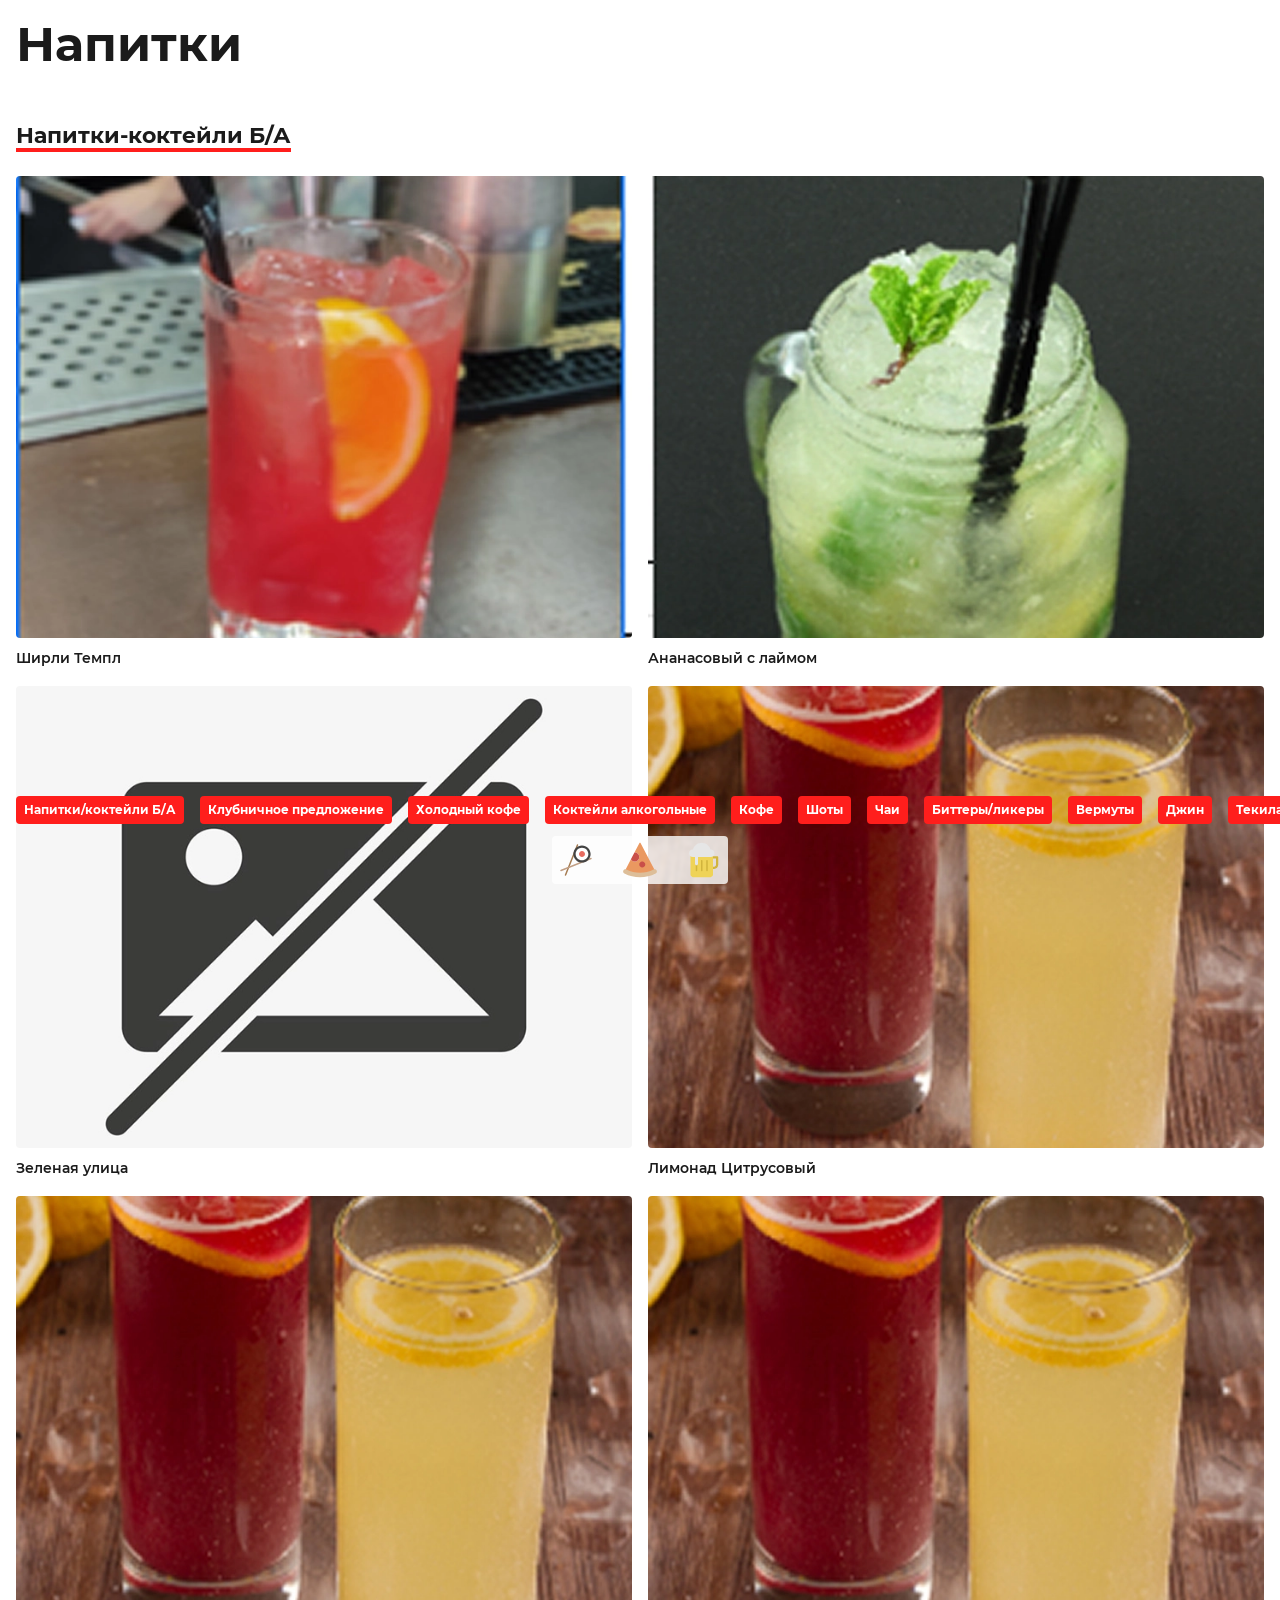
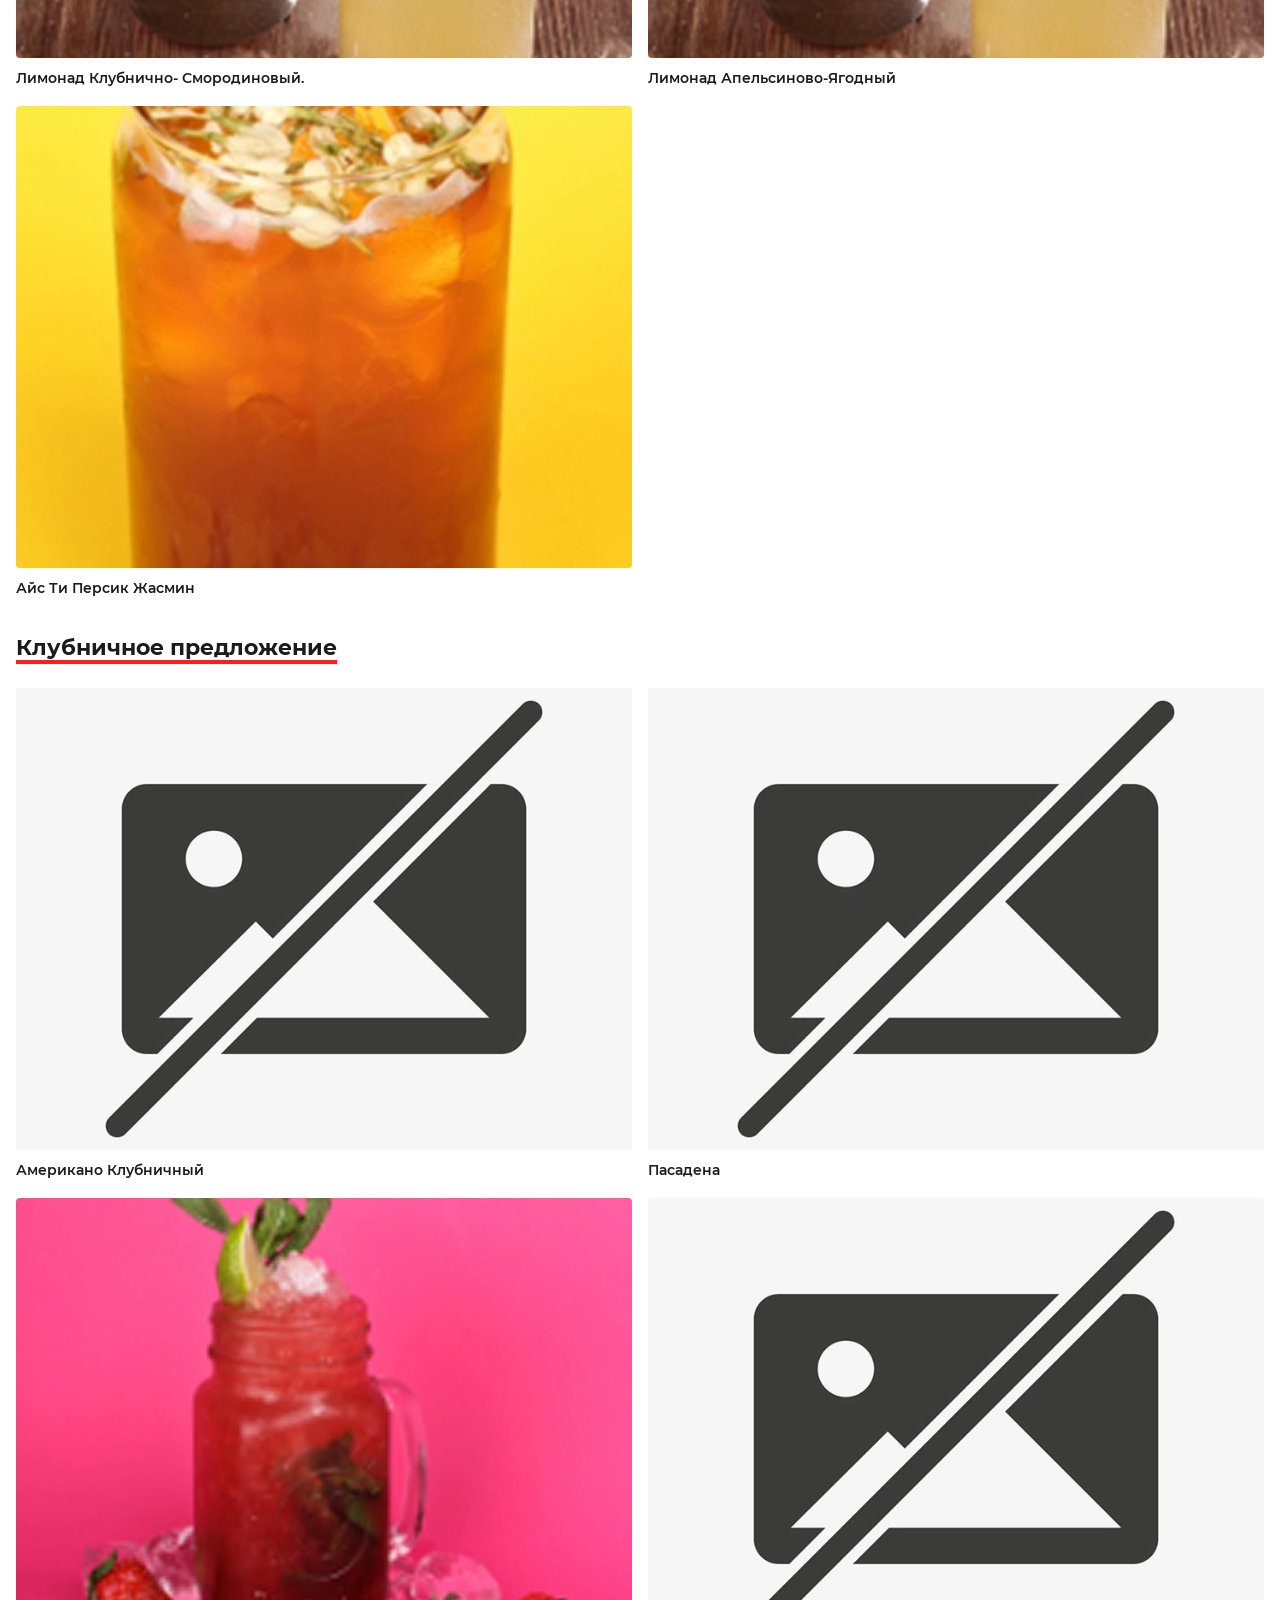
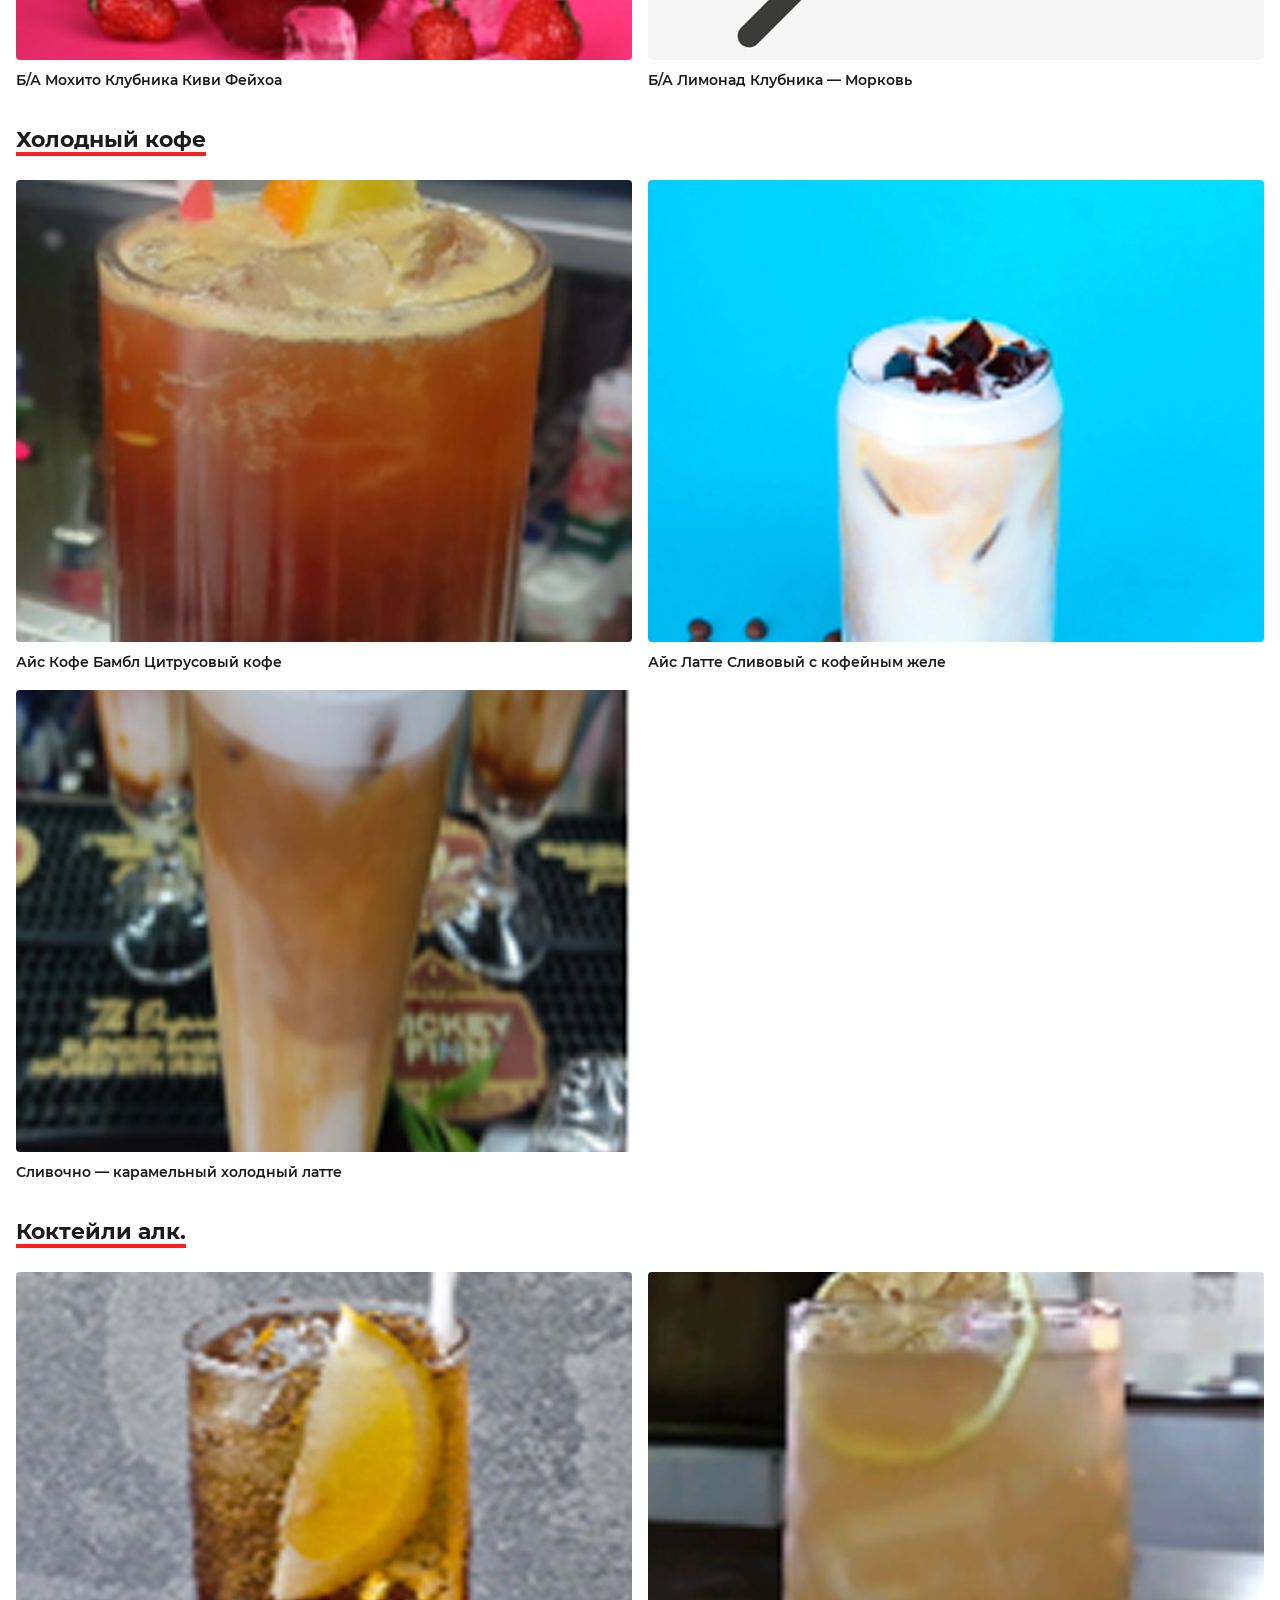
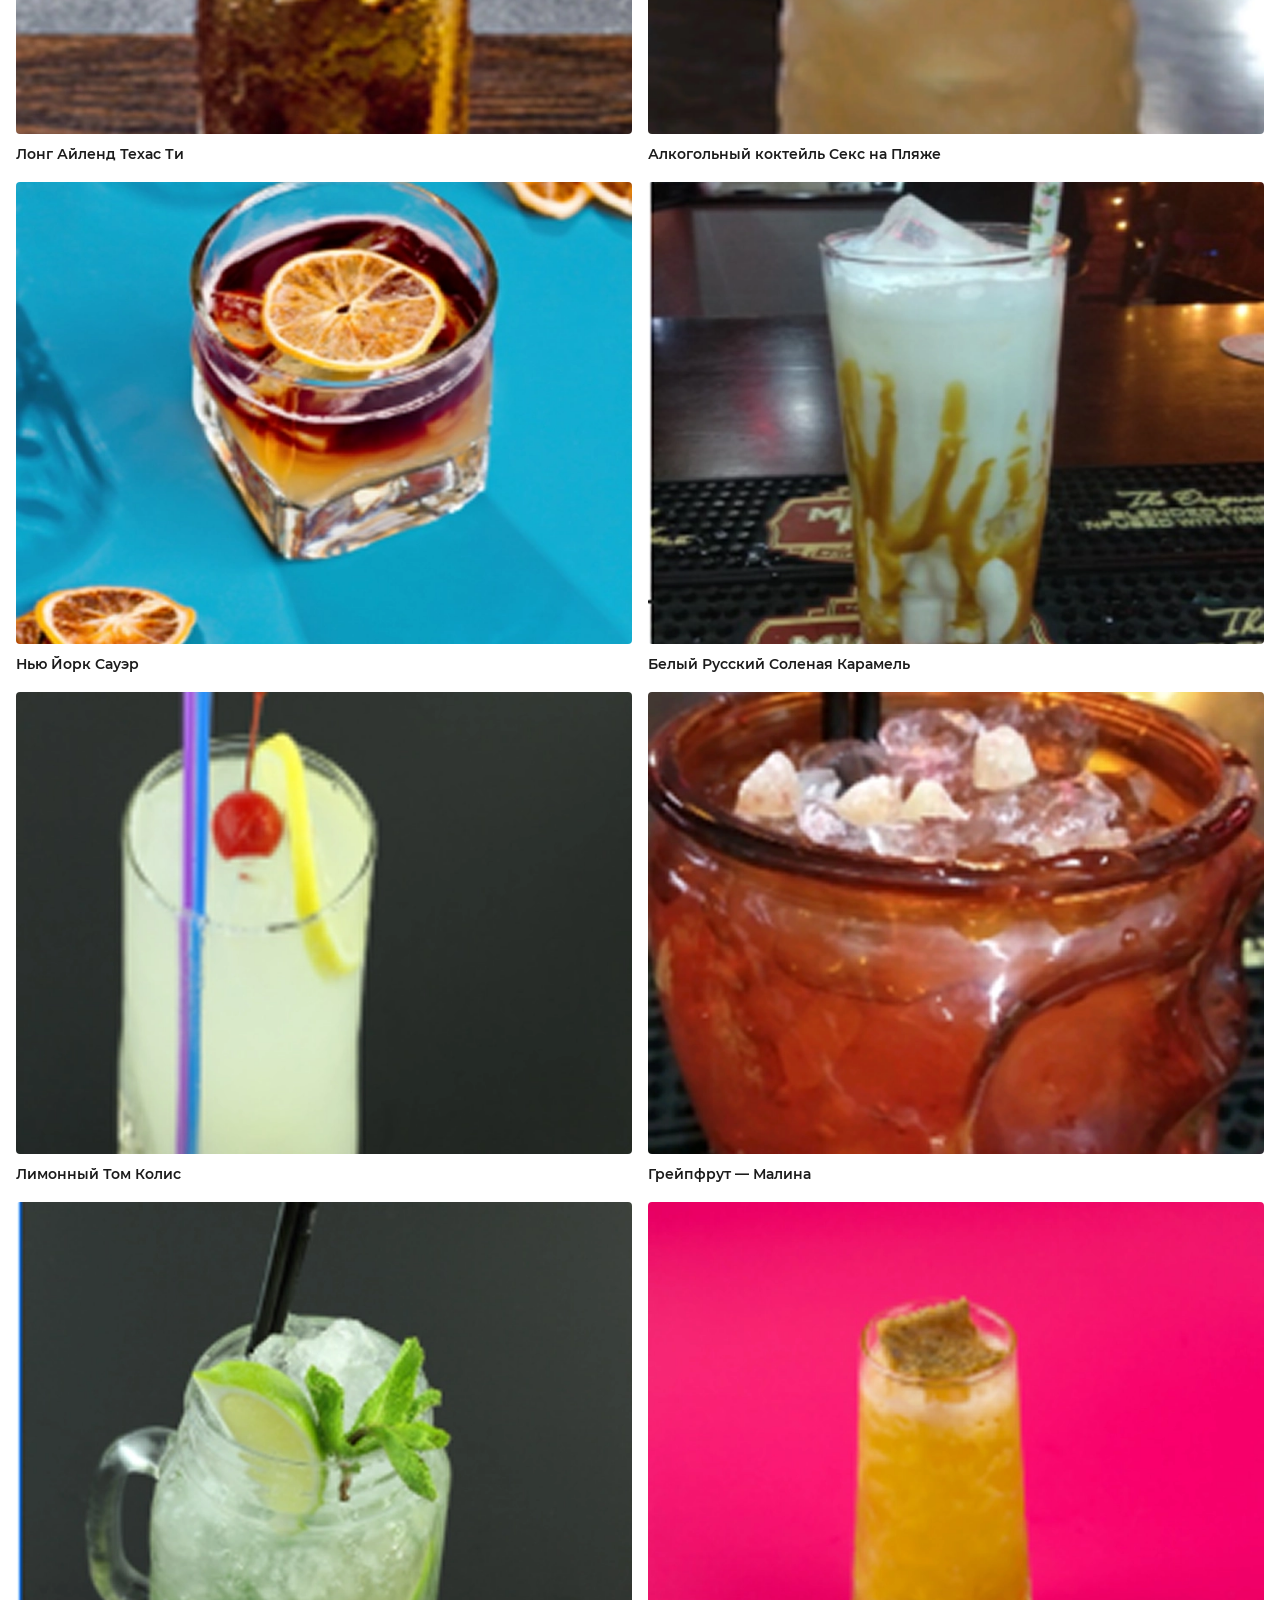
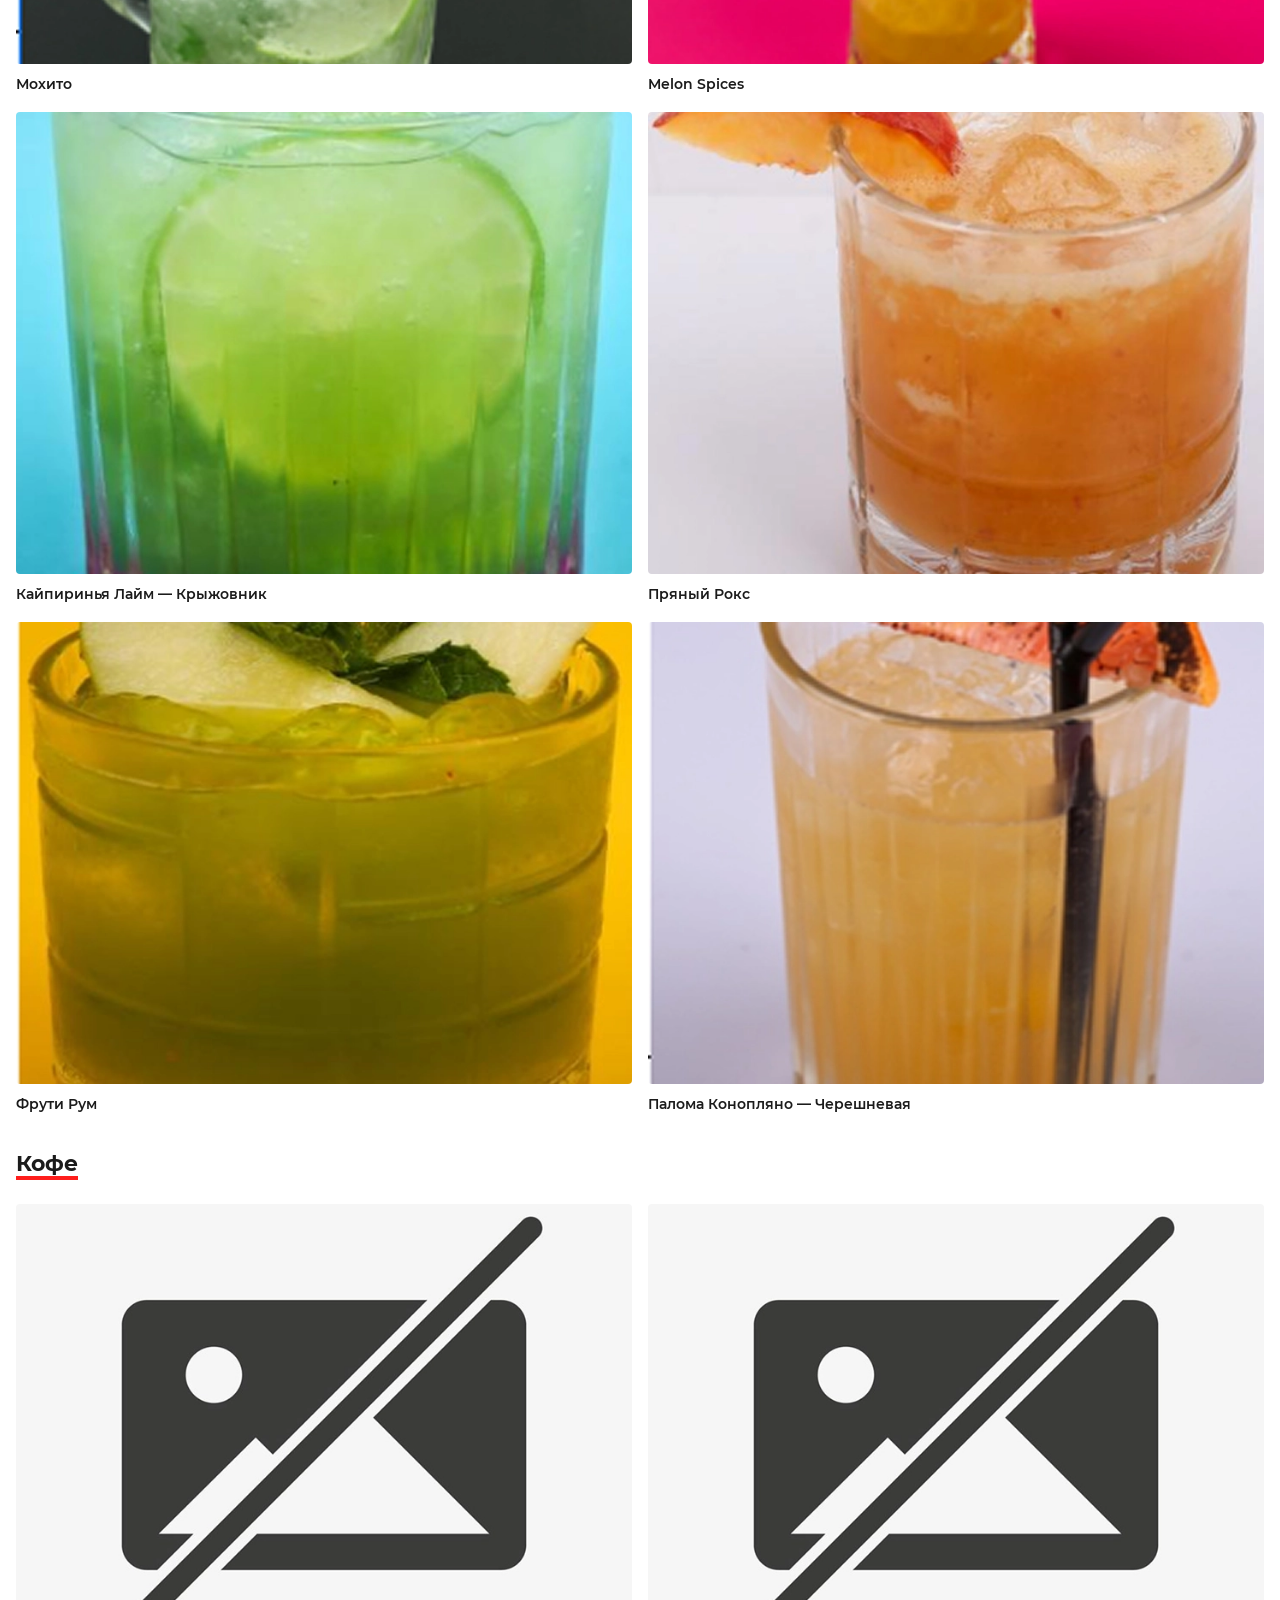
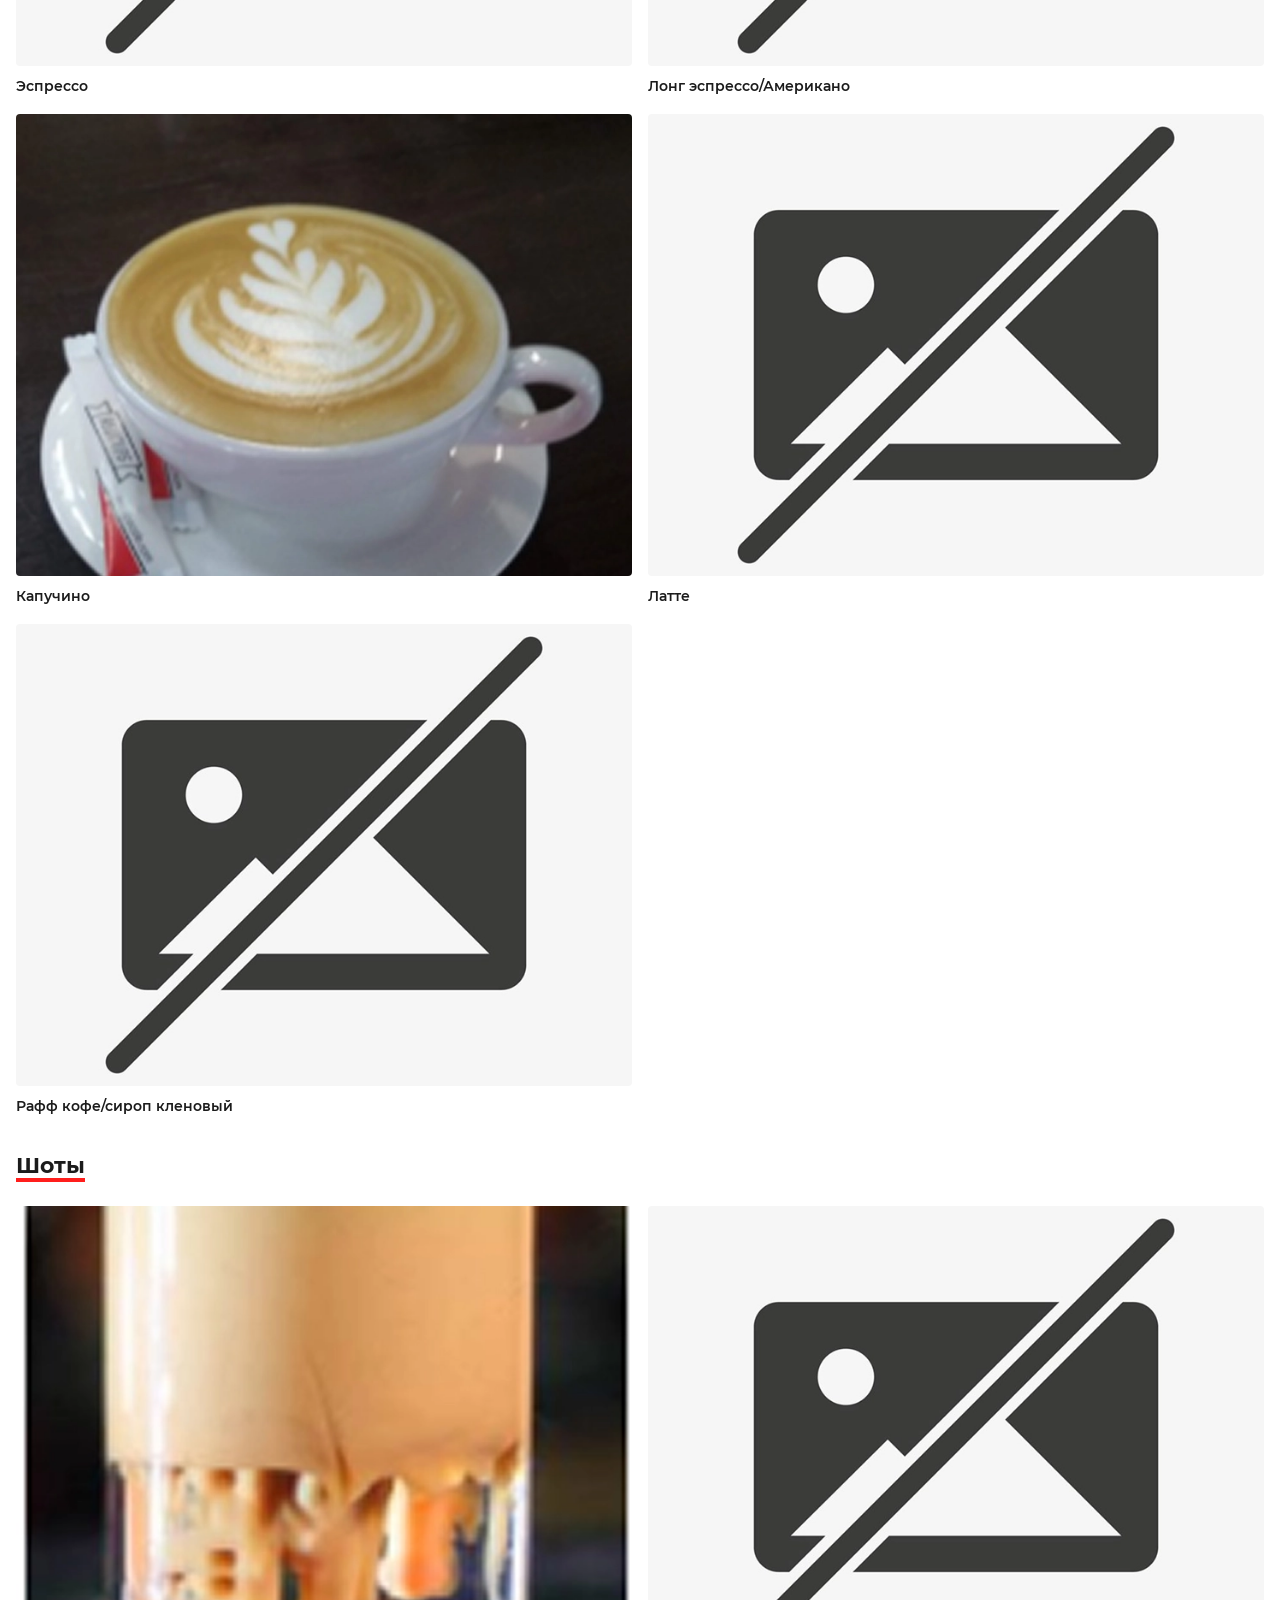
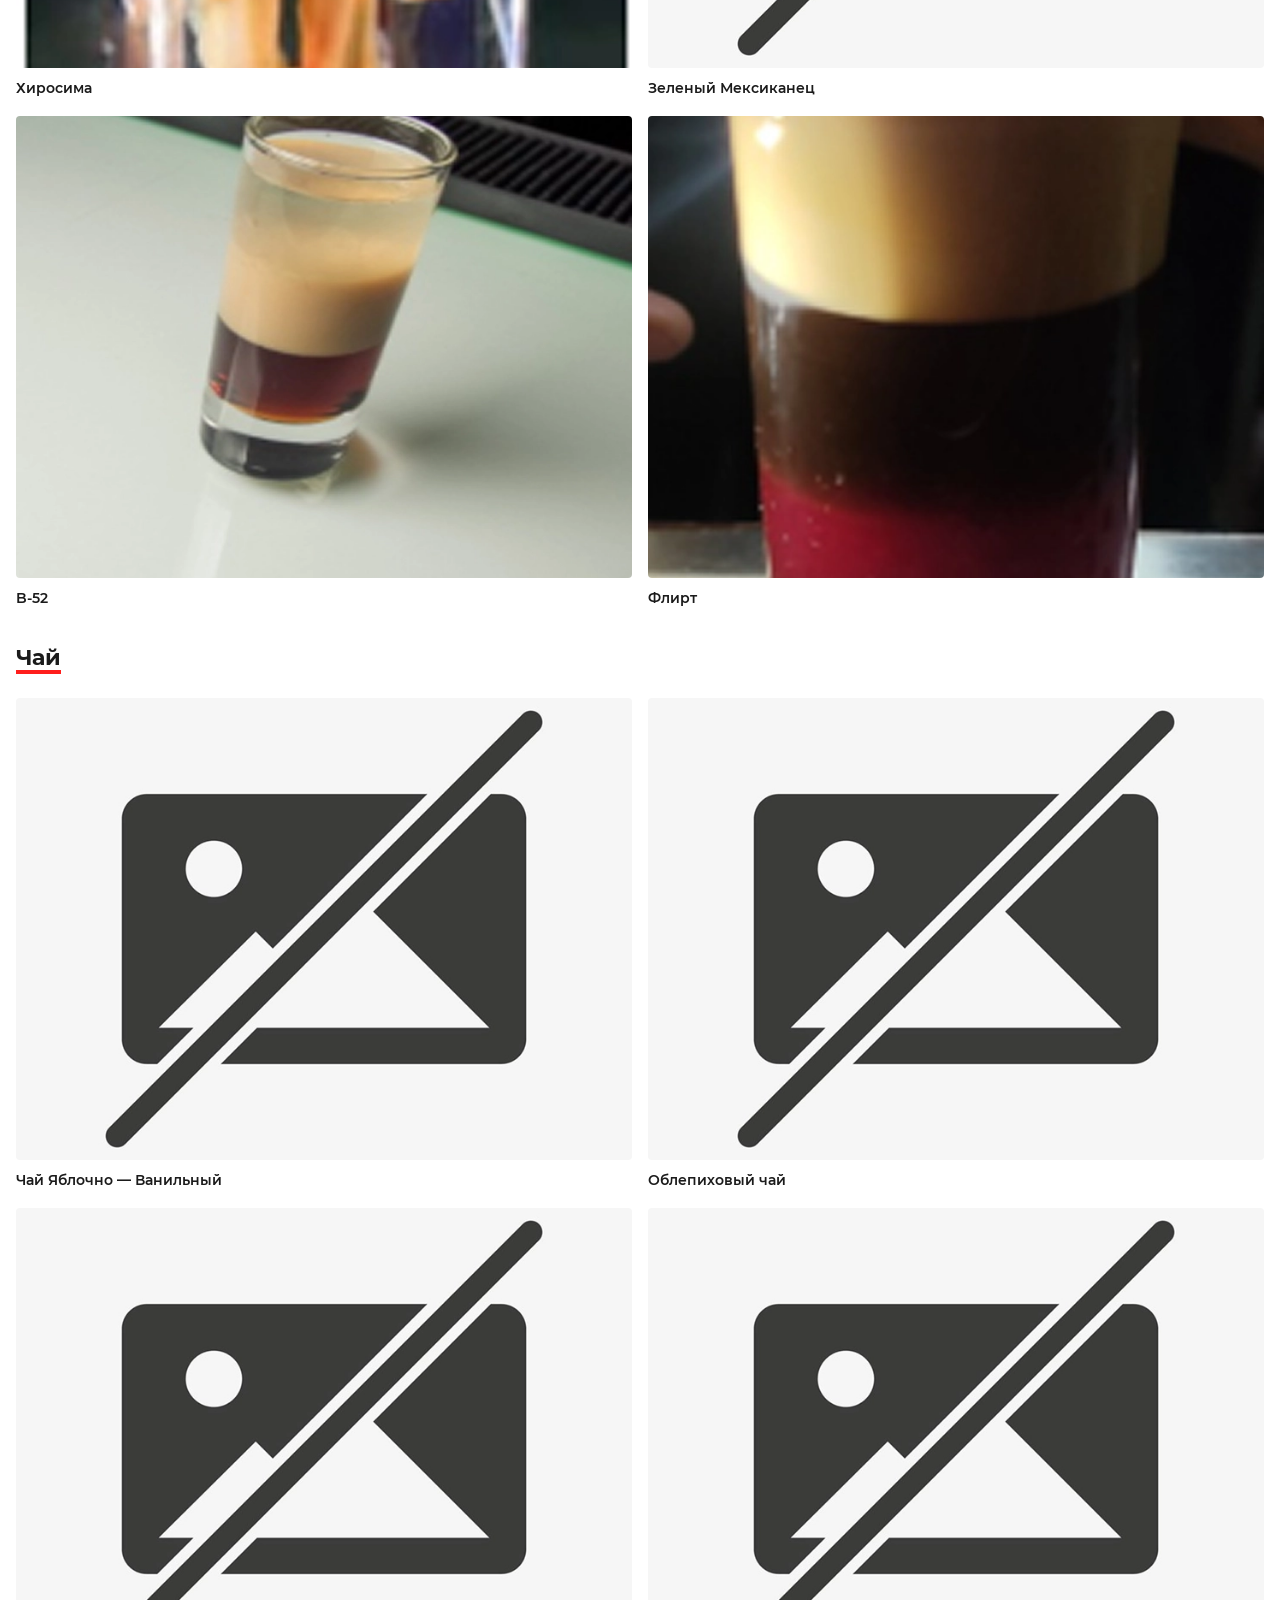
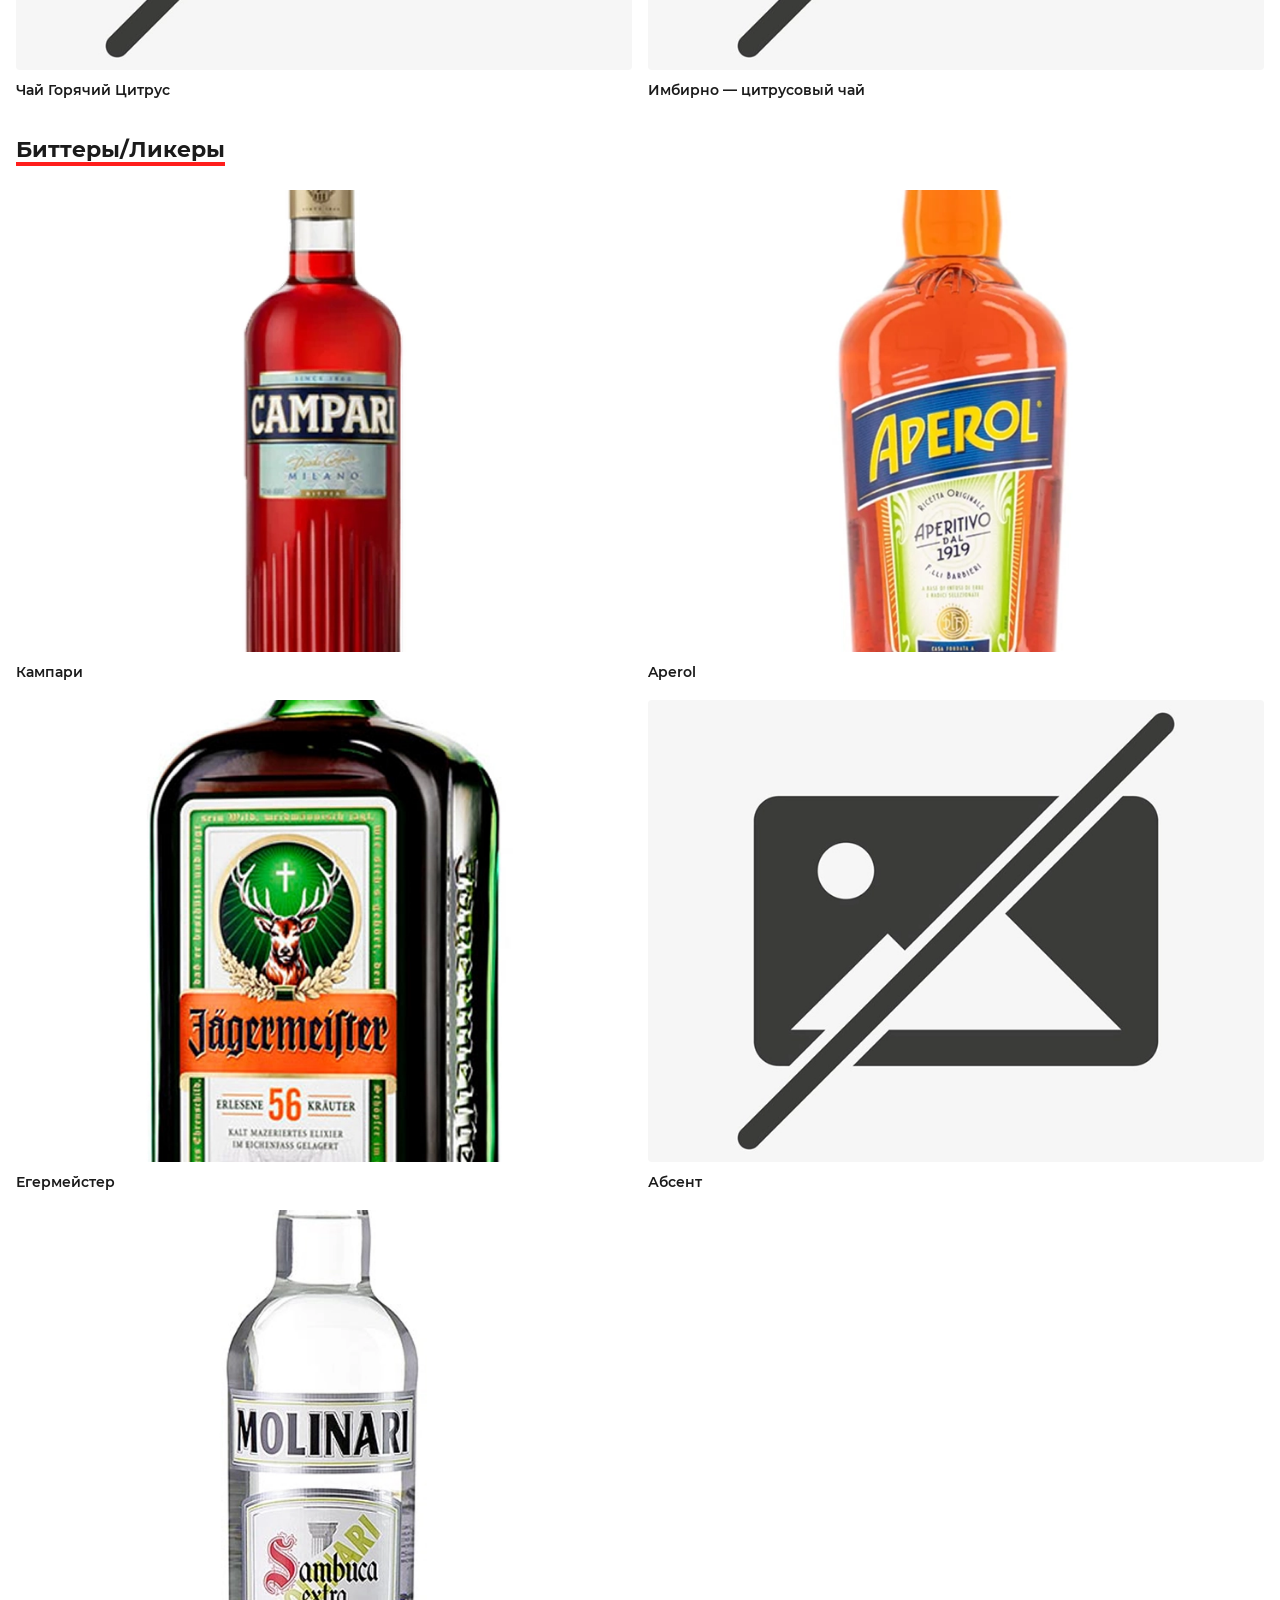
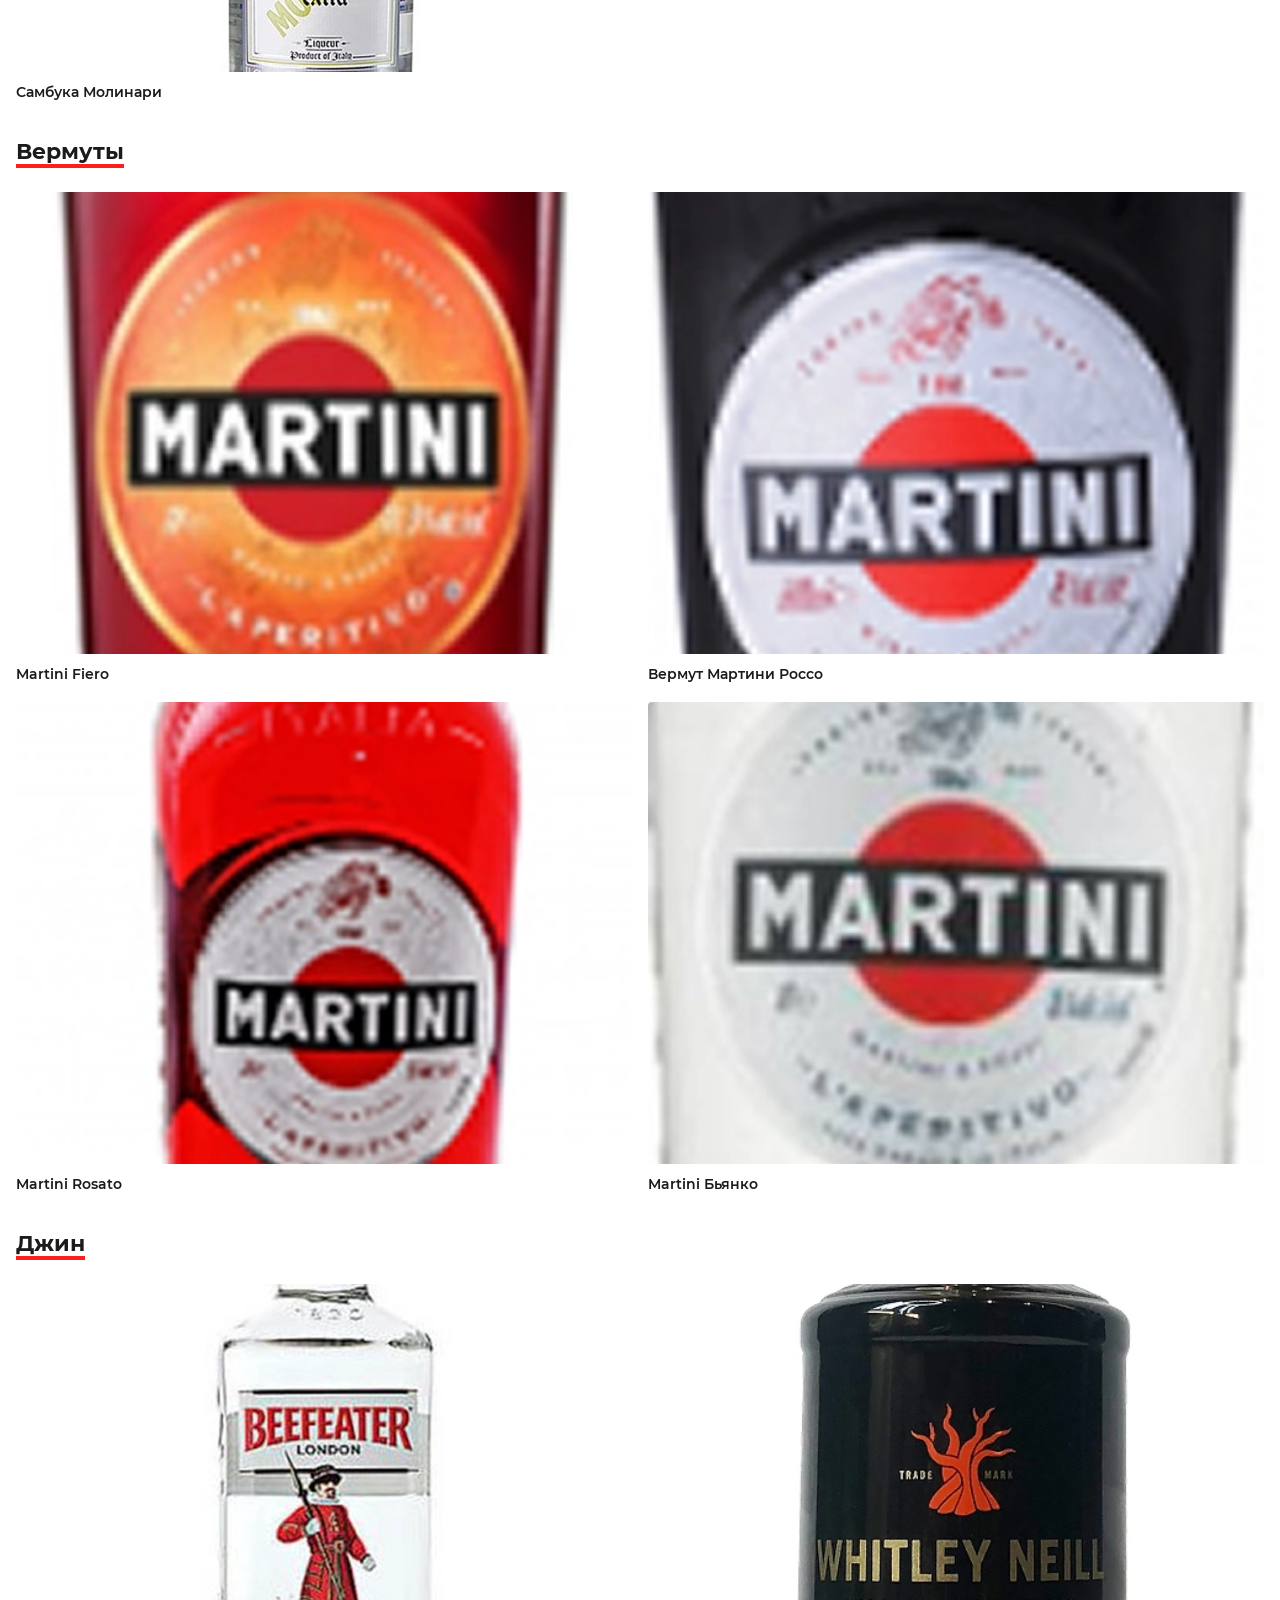
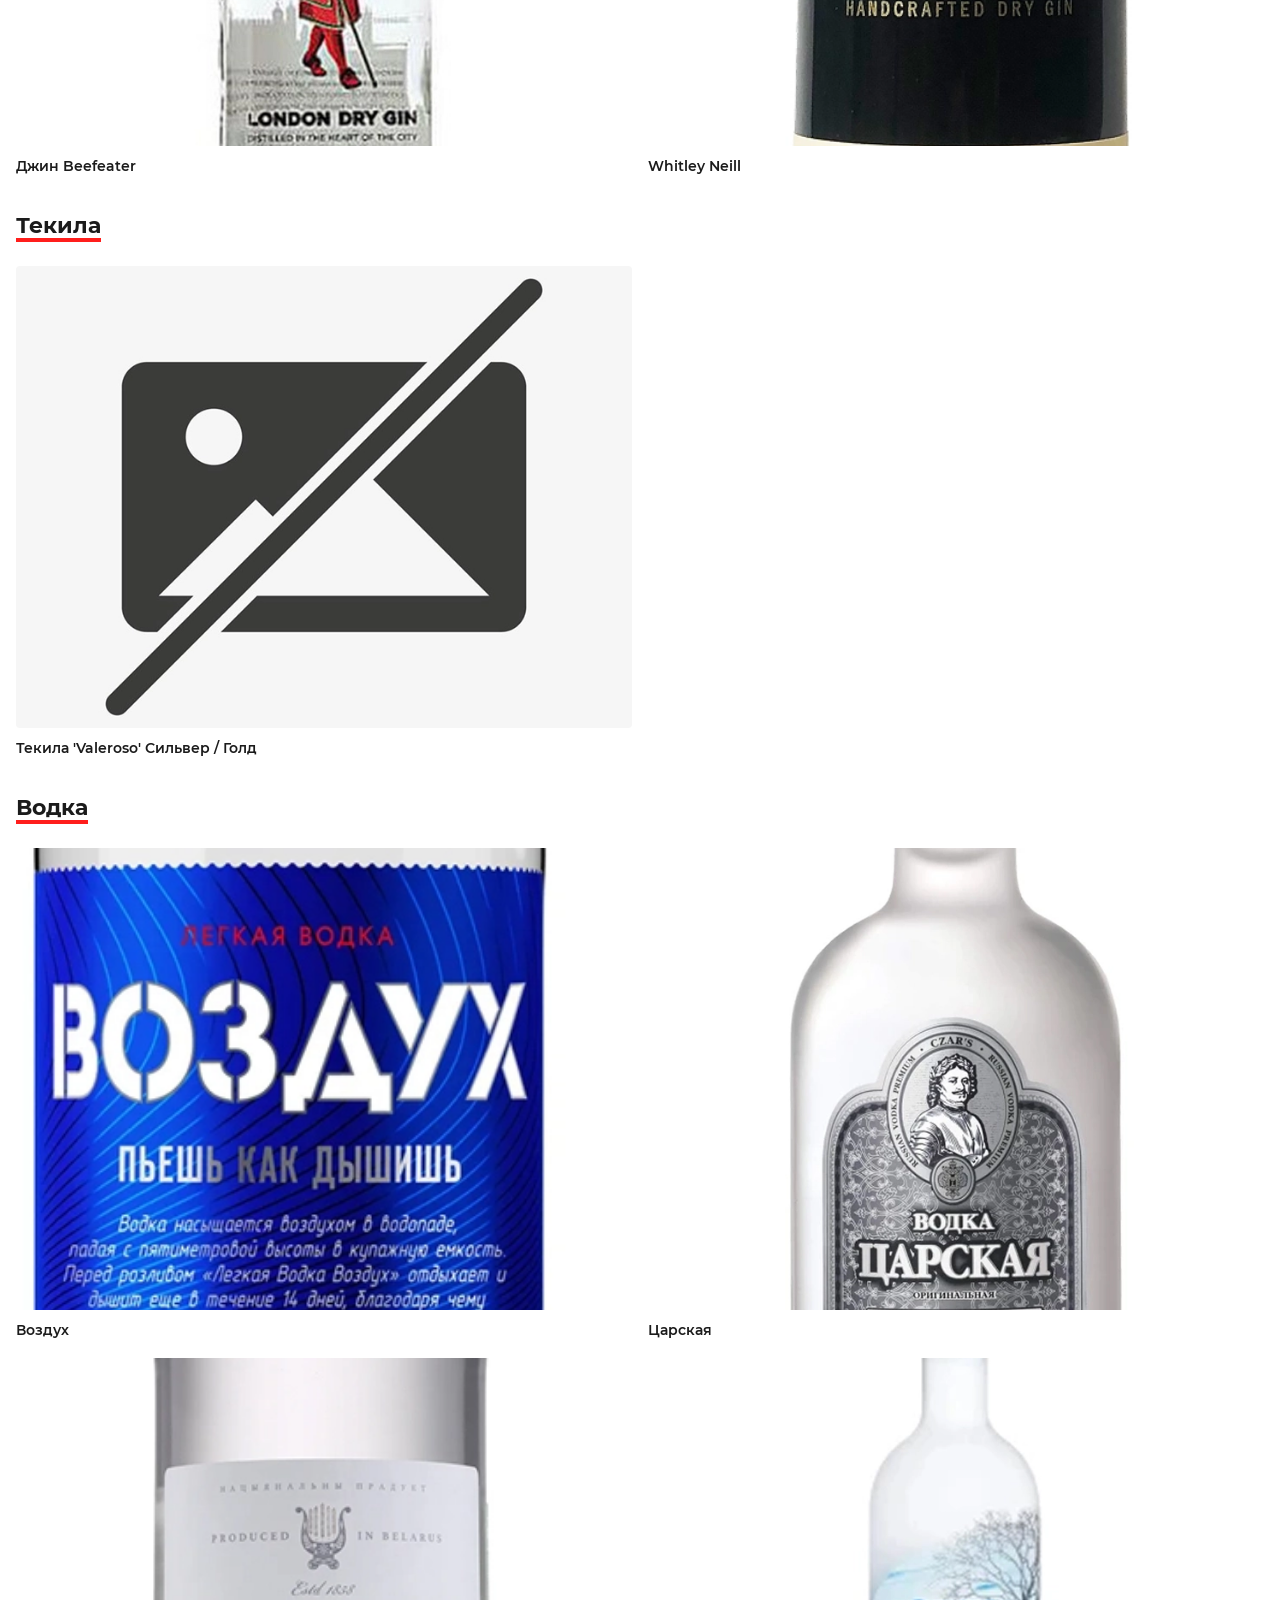
<file: drink.html>
<!DOCTYPE html>
<html class="page" lang="ru">
  <head>
    <meta charset="utf-8">
    <meta name="viewport" content="width=device-width initial-scale=1">
    <meta name="format-detection" content="telephone=no">
    <meta name="format-detection" content="date=no">
    <meta name="format-detection" content="address=no">
    <meta name="format-detection" content="email=no">
    <link rel="icon" href="favicon/favicon.ico" sizes="any">
    <link rel="icon" href="favicon/icon.svg" type="image/svg+xml">
    <link rel="apple-touch-icon" href="favicon/apple-touch-icon.png">
    <link rel="manifest" href="favicon/site.webmanifest">
    <title>RedCups</title>
    <meta name="description" content="RedCups">
    <link rel="preload" href="fonts/montserrat-400.woff2" as="font" crossorigin="anonymous">
    <link rel="preload" href="fonts/montserrat-600.woff2" as="font" crossorigin="anonymous">
    <link rel="preload" href="fonts/montserrat-700.woff2" as="font" crossorigin="anonymous">
    <link rel="stylesheet" href="css/style.min.css?_v=20260710201657">
  </head>
  <body class="page__body">
    <header class="header">
      <div class="header__container container">
        <div class="header__filter filter">
          <ul class="filter__list">
            <li class="filter__item"><a class="filter__link" href="#menu-list-1">Напитки/коктейли Б/А</a></li>
            <li class="filter__item"><a class="filter__link" href="#menu-list-2">Клубничное предложение</a></li>
            <li class="filter__item"><a class="filter__link" href="#menu-list-3">Холодный кофе</a></li>
            <li class="filter__item"><a class="filter__link" href="#menu-list-4">Коктейли алкогольные</a></li>
            <li class="filter__item"><a class="filter__link" href="#menu-list-5">Кофе</a></li>
            <li class="filter__item"><a class="filter__link" href="#menu-list-6">Шоты</a></li>
            <li class="filter__item"><a class="filter__link" href="#menu-list-7">Чаи</a></li>
            <li class="filter__item"><a class="filter__link" href="#menu-list-8">Биттеры/ликеры</a></li>
            <li class="filter__item"><a class="filter__link" href="#menu-list-9">Вермуты</a></li>
            <li class="filter__item"><a class="filter__link" href="#menu-list-10">Джин</a></li>
            <li class="filter__item"><a class="filter__link" href="#menu-list-11">Текила</a></li>
            <li class="filter__item"><a class="filter__link" href="#menu-list-12">Водка</a></li>
            <li class="filter__item"><a class="filter__link" href="#menu-list-13">Виски</a></li>
            <li class="filter__item"><a class="filter__link" href="#menu-list-14">Коньяк/Бренди</a></li>
          </ul>
        </div>
        <div class="header__wrapper"><a class="header__toggle" href="index.html"><img class="header__toggle-image" src="./img/static/category-1.svg" alt="Роллы" loading="lazy"></a><a class="header__toggle" href="menu.html"><img class="header__toggle-image" src="./img/static/category-2.svg" alt="Меню." loading="lazy"></a><a class="header__toggle" href="drink.html"><img class="header__toggle-image" src="./img/static/category-3.svg" alt="Напитки" loading="lazy"></a></div>
      </div>
    </header>
    <main class="main">
      <h1 class="main__title">Напитки</h1>
      <section class="content">
        <div class="content__container container">
          <div class="menu">
                <ul class="menu__list" id="menu-list-1">
                  <li class="menu__item">
                    <h2 class="menu__title">Напитки-коктейли Б/А</h2>
                    <ul class="menu__position-list">
                      <li class="item">
                        <h3 class="item__title">Ширли Темпл</h3>
                        <div class="item__image">
                          <picture>
                            <source srcset="./img/content/drink-01.webp" type="image/webp"><img src="./img/content/drink-01.jpg" alt="" width="156">
                          </picture>
                        </div>
                            <article class="card">
                              <button class="card__close" type="button"><span class="card__icon"><img src="./img/static/menu-close.svg" alt=""></span></button>
                              <div class="card__wrapper">
                                <h3 class="card__title">Ширли Темпл</h3>
                                <div class="card__image">
                                  <picture>
                                    <source srcset="./img/content/drink-01.webp" type="image/webp"><img src="./img/content/drink-01.jpg" alt="">
                                  </picture>
                                </div>
                                <div class="card__text">
                    <p><b>Составляющие:</b></p>
                    <p>Фреш апельсина.</p>
                    <p>Сироп имбирь.</p>
                    <p>Сироп гренадин.</p>
                    <p>Цитрусовый микс.</p>
                    <p>Содовая.</p>
                    <p>Соломка черная с гофрой.</p>
                    <p>Апельсин.</p>
                    <p><b>Выход напитка:</b> 390мл.</p>
                    <p><b>Технология приготовления:</b> — </p>
                    <p><b>Посуда подачи:</b> — </p>
                    <p><b>Метод приготовления:</b> Шейк/Билд.</p>
                    <p><b>Подается с льдом</b> (кубик)</p>
                    <p><b>Красочное описание:</b> Насыщенный, кисло — сладкий, освежающий вкус с выраженой нотой апельсина и гренадина, интересно балансируют с тональностью имбиря, который дополняет и усиливает вкусовые ощущения. Коктейль оранжевого цвета с освежающим цитрусовым ароматом.</p>
                    <p><b>Можно добавить:</b> Цитрусовые.</p>
                    <p><b>Аллергены:</b> Имбирь, гренадин, цитрус.</p>
                </div>
                              </div>
                            </article>
                      </li>
                      <li class="item">
                        <h3 class="item__title">Ананасовый с лаймом</h3>
                        <div class="item__image">
                          <picture>
                            <source srcset="./img/content/drink-02.webp" type="image/webp"><img src="./img/content/drink-02.jpg" alt="" width="156">
                          </picture>
                        </div>
                            <article class="card">
                              <button class="card__close" type="button"><span class="card__icon"><img src="./img/static/menu-close.svg" alt=""></span></button>
                              <div class="card__wrapper">
                                <h3 class="card__title">Ананасовый с лаймом</h3>
                                <div class="card__image">
                                  <picture>
                                    <source srcset="./img/content/drink-02.webp" type="image/webp"><img src="./img/content/drink-02.jpg" alt="">
                                  </picture>
                                </div>
                                <div class="card__text">
                    <p><b>Составляющие:</b></p>
                    <p>Основа Земляника-Ананас.</p>
                    <p>Сок ананасовый.</p>
                    <p>Лайм.</p>
                    <p>Мята.</p>
                    <p>Содовая.</p>
                    <p>Корень имбиря.</p>
                    <p>Соломка черная с гофрой.</p>
                    <p><b>Выход напитка:</b> 390мл.</p>
                    <p><b>Технология приготовления:</b> Билд (смешивание).</p>
                    <p><b>Посуда подачи:</b> — </p>
                    <p><b>Метод приготовления:</b> </p>
                    <p><b>Подается с льдом</b> (кубик)</p>
                    <p><b>Красочное описание:</b> Обладает уникальным, насыщенным и сбалансированным кисло- сладким вкусом с ярко выражеными экзотическими нотами ананаса и земляники, отлично утоляет жажду, бодрит и освежает.</p>
                    <p><b>Можно добавить:</b> Мята, лайм.</p>
                    <p><b>Аллергены:</b> Мята, лайм, ананас, имбирь, земляника.</p>
                </div>
                              </div>
                            </article>
                      </li>
                      <li class="item">
                        <h3 class="item__title">Зеленая улица</h3>
                        <div class="item__image">
                          <picture>
                            <source srcset="./img/content/placeholder.webp" type="image/webp"><img src="./img/content/placeholder.jpg" alt="" width="156">
                          </picture>
                        </div>
                            <article class="card">
                              <button class="card__close" type="button"><span class="card__icon"><img src="./img/static/menu-close.svg" alt=""></span></button>
                              <div class="card__wrapper">
                                <h3 class="card__title">Зеленая улица</h3>
                                <div class="card__image">
                                  <picture>
                                    <source srcset="./img/content/placeholder.webp" type="image/webp"><img src="./img/content/placeholder.jpg" alt="">
                                  </picture>
                                </div>
                                <div class="card__text">
                    <p><b>Составляющие:</b></p>
                    <p>Кордиал Мята-лемонграсс.</p>
                    <p>Супер Джус.</p>
                    <p>Пюре Дыня.</p>
                    <p>Пюре Киви-Фейхоа.</p>
                    <p>Сироп Двойная жаренная карамель.</p>
                    <p>Кардамон.</p>
                    <p>Вода Содовая.</p>
                    <p>Лист Кафирскокго лайма.</p>
                    <p><b>Выход напитка:</b> 390мл.</p>
                    <p><b>Технология приготовления:</b> — </p>
                    <p><b>Посуда подачи:</b> Хайбол Элизия 450.</p>
                    <p><b>Метод приготовления:</b> Шейк/Билд.</p>
                    <p><b>Подается с льдом</b> (кубик)</p>
                    <p><b>Красочное описание:</b> Кисло-сладкий, освежающе цитрусовый коктейль, который сочетает в себе бодрящий вкус лайма, освежающего лемонграсса и экзаического фейхоа.</p>
                    <p><b>Можно добавить:</b> Мята, лайм.</p>
                    <p><b>Аллергены:</b> Цитрусовый, киви, фейхоа, карамель, кардамон, лемонграсс.</p>
                </div>
                              </div>
                            </article>
                      </li>
                      <li class="item">
                        <h3 class="item__title">Лимонад Цитрусовый</h3>
                        <div class="item__image">
                          <picture>
                            <source srcset="./img/content/drink-03.webp" type="image/webp"><img src="./img/content/drink-03.jpg" alt="" width="156">
                          </picture>
                        </div>
                            <article class="card">
                              <button class="card__close" type="button"><span class="card__icon"><img src="./img/static/menu-close.svg" alt=""></span></button>
                              <div class="card__wrapper">
                                <h3 class="card__title">Лимонад Цитрусовый</h3>
                                <div class="card__image">
                                  <picture>
                                    <source srcset="./img/content/drink-03.webp" type="image/webp"><img src="./img/content/drink-03.jpg" alt="">
                                  </picture>
                                </div>
                                <div class="card__text">
                    <p><b>Составляющие:</b></p>
                    <p>Сироп Циттрусовый.</p>
                    <p>Вода Бирстаун.</p>
                    <p>Лимон.</p>
                    <p>Соломка для сока с гофрой.</p>
                    <p><b>Выход напитка:</b> 300мл.</p>
                    <p><b>Технология приготовления:</b> — </p>
                    <p><b>Посуда подачи:</b> Хайбол.</p>
                    <p><b>Метод приготовления:</b> — </p>
                    <p><b>Подается с льдом</b> (кубик)</p>
                    <p><b>Красочное описание:</b> Смешивая натуральный цитрусовый сироп собственного производства с газированной водой, мы получили композицию насыщенного желтого цвета с выраженным цитрусовым ароматом. Сделав глоток вы ощущаете освежающий, насыщенный цитрусовый вкус с легкой приятной терпкостью.</p>
                    <p><b>Можно добавить:</b> — </p>
                    <p><b>Аллергены:</b> Лимон, апельсин, грейпфрут.</p>
                </div>
                              </div>
                            </article>
                      </li>
                      <li class="item">
                        <h3 class="item__title">Лимонад Клубнично- Смородиновый.</h3>
                        <div class="item__image">
                          <picture>
                            <source srcset="./img/content/drink-03.webp" type="image/webp"><img src="./img/content/drink-03.jpg" alt="" width="156">
                          </picture>
                        </div>
                            <article class="card">
                              <button class="card__close" type="button"><span class="card__icon"><img src="./img/static/menu-close.svg" alt=""></span></button>
                              <div class="card__wrapper">
                                <h3 class="card__title">Лимонад Клубнично- Смородиновый.</h3>
                                <div class="card__image">
                                  <picture>
                                    <source srcset="./img/content/drink-03.webp" type="image/webp"><img src="./img/content/drink-03.jpg" alt="">
                                  </picture>
                                </div>
                                <div class="card__text">
                    <p><b>Составляющие:</b></p>
                    <p>Сироп Клубнично-Смородиновый.</p>
                    <p>Вода Бирстаун.</p>
                    <p>Лимон.</p>
                    <p>Соломка для сока с гофрой.</p>
                    <p><b>Выход напитка:</b> 300мл.</p>
                    <p><b>Технология приготовления:</b> — </p>
                    <p><b>Посуда подачи:</b> Хайбол.</p>
                    <p><b>Метод приготовления:</b> </p>
                    <p><b>Подается с льдом</b> (кубик)</p>
                    <p><b>Красочное описание:</b> — </p>
                    <p><b>Можно добавить:</b> — </p>
                    <p><b>Аллергены:</b> Лимон, смородина, клубника.</p>
                </div>
                              </div>
                            </article>
                      </li>
                      <li class="item">
                        <h3 class="item__title">Лимонад Апельсиново-Ягодный</h3>
                        <div class="item__image">
                          <picture>
                            <source srcset="./img/content/drink-03.webp" type="image/webp"><img src="./img/content/drink-03.jpg" alt="" width="156">
                          </picture>
                        </div>
                            <article class="card">
                              <button class="card__close" type="button"><span class="card__icon"><img src="./img/static/menu-close.svg" alt=""></span></button>
                              <div class="card__wrapper">
                                <h3 class="card__title">Лимонад Апельсиново-Ягодный</h3>
                                <div class="card__image">
                                  <picture>
                                    <source srcset="./img/content/drink-03.webp" type="image/webp"><img src="./img/content/drink-03.jpg" alt="">
                                  </picture>
                                </div>
                                <div class="card__text">
                    <p><b>Составляющие:</b></p>
                    <p>Сироп Клубнично-Смородиновый.</p>
                    <p>Сироп Цитрусовый.</p>
                    <p>Вода Бирстаун.</p>
                    <p>Лимон.</p>
                    <p>Соломка для сока с гофрой.</p>
                    <p><b>Выход напитка:</b> 300мл.</p>
                    <p><b>Технология приготовления:</b> — </p>
                    <p><b>Посуда подачи:</b> Хайбол.</p>
                    <p><b>Метод приготовления:</b> — </p>
                    <p><b>Подается с льдом</b> (кубик)</p>
                    <p><b>Красочное описание:</b> — </p>
                    <p><b>Можно добавить:</b> — </p>
                    <p><b>Аллергены:</b> Лимон, апельсин, грейпфрут, смородина, клубника.</p>
                </div>
                              </div>
                            </article>
                      </li>
                      <li class="item">
                        <h3 class="item__title">Айс Ти Персик Жасмин</h3>
                        <div class="item__image">
                          <picture>
                            <source srcset="./img/content/drink-04.webp" type="image/webp"><img src="./img/content/drink-04.jpg" alt="" width="156">
                          </picture>
                        </div>
                            <article class="card">
                              <button class="card__close" type="button"><span class="card__icon"><img src="./img/static/menu-close.svg" alt=""></span></button>
                              <div class="card__wrapper">
                                <h3 class="card__title">Айс Ти Персик Жасмин</h3>
                                <div class="card__image">
                                  <picture>
                                    <source srcset="./img/content/drink-04.webp" type="image/webp"><img src="./img/content/drink-04.jpg" alt="">
                                  </picture>
                                </div>
                                <div class="card__text">
                    <p><b>Составляющие:</b></p>
                    <p>Основа Персик Жасмин.</p>
                    <p>Чай Граф Грей Бергамот.</p>
                    <p>Концентрат кислот.</p>
                    <p>Цветы жасмина.</p>
                    <p>Соломка черная с гофрой.</p>
                    <p><b>Выход напитка:</b> 400мл.</p>
                    <p><b>Технология приготовления:</b> — </p>
                    <p><b>Посуда подачи:</b> Бокале Банка Кен 450 мл.</p>
                    <p><b>Метод приготовления:</b> — </p>
                    <p><b>Подается с льдом</b> (кубик)</p>
                    <p><b>Красочное описание:</b> Сочетание освежающего холодного чая с сочным, сладким персиком и легкой цветочной тональностью обладает тонизирующим эффектом.</p>
                    <p><b>Можно добавить:</b> — </p>
                    <p><b>Аллергены:</b> Персик, жасмин, бергамот.</p>
                </div>
                              </div>
                            </article>
                      </li>
                    </ul>
                  </li>
                </ul>
                <ul class="menu__list" id="menu-list-2">
                  <li class="menu__item">
                    <h2 class="menu__title">Клубничное предложение</h2>
                    <ul class="menu__position-list">
                      <li class="item">
                        <h3 class="item__title">Американо Клубничный</h3>
                        <div class="item__image">
                          <picture>
                            <source srcset="./img/content/placeholder.webp" type="image/webp"><img src="./img/content/placeholder.jpg" alt="" width="156">
                          </picture>
                        </div>
                            <article class="card">
                              <button class="card__close" type="button"><span class="card__icon"><img src="./img/static/menu-close.svg" alt=""></span></button>
                              <div class="card__wrapper">
                                <h3 class="card__title">Американо Клубничный</h3>
                                <div class="card__image">
                                  <picture>
                                    <source srcset="./img/content/placeholder.webp" type="image/webp"><img src="./img/content/placeholder.jpg" alt="">
                                  </picture>
                                </div>
                                <div class="card__text">
                    <p><b>Составляющие:</b></p>
                    <p>Красный вермут.</p>
                    <p>Биттер Полини.</p>
                    <p>Клубничный пф.</p>
                    <p>Вода Бирстаун.</p>
                    <p>Форнет Атико.</p>
                    <p>Соломка короткая.</p>
                    <p>цедра апельсина.</p>
                    <p>Клубника.</p>
                    <p><b>Выход напитка:</b> 240мл.</p>
                    <p><b>Подача:</b> Рокс оушен с кубиковым льдом.</p>
                    <p><b>Красочное описание:</b> Ноты бурбона и вишневой косточки идеально сочетаются с клубничным ликером и дарят богатый вкус с терпкими нюансами черешни.</p>
                    <p><b>Аллергены:</b> Вермут, биттер, клубника.</p>
                </div>
                              </div>
                            </article>
                      </li>
                      <li class="item">
                        <h3 class="item__title">Пасадена</h3>
                        <div class="item__image">
                          <picture>
                            <source srcset="./img/content/placeholder.webp" type="image/webp"><img src="./img/content/placeholder.jpg" alt="" width="156">
                          </picture>
                        </div>
                            <article class="card">
                              <button class="card__close" type="button"><span class="card__icon"><img src="./img/static/menu-close.svg" alt=""></span></button>
                              <div class="card__wrapper">
                                <h3 class="card__title">Пасадена</h3>
                                <div class="card__image">
                                  <picture>
                                    <source srcset="./img/content/placeholder.webp" type="image/webp"><img src="./img/content/placeholder.jpg" alt="">
                                  </picture>
                                </div>
                                <div class="card__text">
                    <p><b>Составляющие:</b></p>
                    <p>Бурбон Буфало Бим.</p>
                    <p>Клубничный пф.</p>
                    <p>Пюре Кинза-Черешня.</p>
                    <p>Шраб Клубничный.</p>
                    <p><b>Выход напитка:</b> 300мл.</p>
                    <p><b>Подача:</b> Рокс оушен с кусковым льдом.</p>
                    <p><b>Красочное описание:</b> Вермутовый, сбалансированный с нотами красных ягод, пряностей и сладких цитрусов.</p>
                    <p><b>Аллергены:</b> Конопля, кинза, черешня, каркаде, клубника.</p>
                </div>
                              </div>
                            </article>
                      </li>
                      <li class="item">
                        <h3 class="item__title">Б/А Мохито Клубника Киви Фейхоа</h3>
                        <div class="item__image">
                          <picture>
                            <source srcset="./img/content/drink-05.webp" type="image/webp"><img src="./img/content/drink-05.jpg" alt="" width="156">
                          </picture>
                        </div>
                            <article class="card">
                              <button class="card__close" type="button"><span class="card__icon"><img src="./img/static/menu-close.svg" alt=""></span></button>
                              <div class="card__wrapper">
                                <h3 class="card__title">Б/А Мохито Клубника Киви Фейхоа</h3>
                                <div class="card__image">
                                  <picture>
                                    <source srcset="./img/content/drink-05.webp" type="image/webp"><img src="./img/content/drink-05.jpg" alt="">
                                  </picture>
                                </div>
                                <div class="card__text">
                    <p><b>Составляющие:</b></p>
                    <p>Мята.</p>
                    <p>Лайм.</p>
                    <p>Шраб Клубничный.</p>
                    <p>Основа Киви Фейхоа.</p>
                    <p>Вода Бирстаун.</p>
                    <p>Соломка бумажная цветная.</p>
                    <p><b>Выход напитка:</b> 390мл.</p>
                    <p><b>Подача:</b> В коктейльной банке с дробленым льдом.</p>
                    <p><b>Красочное описание:</b> Отлично освежает, бодрит и утоляет жажду за счет приятного ненавязчивого вкуса с легкой кислинкой. Мы обогатили классическое сочетание мяты и лайма, добавив в него ноту спелой клубники, сладкой мякоти киви и кисло-терпкого чуть вяжущего фейхоа.</p>
                    <p><b>Аллергены:</b> Мята, лайм, киви, базилик.</p>
                </div>
                              </div>
                            </article>
                      </li>
                      <li class="item">
                        <h3 class="item__title">Б/А Лимонад Клубника — Морковь</h3>
                        <div class="item__image">
                          <picture>
                            <source srcset="./img/content/placeholder.webp" type="image/webp"><img src="./img/content/placeholder.jpg" alt="" width="156">
                          </picture>
                        </div>
                            <article class="card">
                              <button class="card__close" type="button"><span class="card__icon"><img src="./img/static/menu-close.svg" alt=""></span></button>
                              <div class="card__wrapper">
                                <h3 class="card__title">Б/А Лимонад Клубника — Морковь</h3>
                                <div class="card__image">
                                  <picture>
                                    <source srcset="./img/content/placeholder.webp" type="image/webp"><img src="./img/content/placeholder.jpg" alt="">
                                  </picture>
                                </div>
                                <div class="card__text">
                    <p><b>Составляющие:</b></p>
                    <p>Сироп Морковь.</p>
                    <p>Шраб Клубника.</p>
                    <p>Сок Апельсин.</p>
                    <p>Сироп Хб Карамель.</p>
                    <p>клубника свежая.</p>
                    <p>Апельсин.</p>
                    <p>Содовая.</p>
                    <p>Солонка бумажная.</p>
                    <p><b>Выход напитка:</b> 300мл.</p>
                    <p><b>Подача:</b> Стакан Джас 340 мл.</p>
                    <p><b>Красочное описание:</b> Освежающий летиний напиток с ярко выражеными нотами клубники и сладеой моркови.</p>
                    <p><b>Аллергены:</b> Цитрус, морковь, клубника, каркаде.</p>
                </div>
                              </div>
                            </article>
                      </li>
                    </ul>
                  </li>
                </ul>
                <ul class="menu__list" id="menu-list-3">
                  <li class="menu__item">
                    <h2 class="menu__title">Холодный кофе</h2>
                    <ul class="menu__position-list">
                      <li class="item">
                        <h3 class="item__title">Айс Кофе Бамбл Цитрусовый кофе</h3>
                        <div class="item__image">
                          <picture>
                            <source srcset="./img/content/drink-06.webp" type="image/webp"><img src="./img/content/drink-06.jpg" alt="" width="156">
                          </picture>
                        </div>
                            <article class="card">
                              <button class="card__close" type="button"><span class="card__icon"><img src="./img/static/menu-close.svg" alt=""></span></button>
                              <div class="card__wrapper">
                                <h3 class="card__title">Айс Кофе Бамбл Цитрусовый кофе</h3>
                                <div class="card__image">
                                  <picture>
                                    <source srcset="./img/content/drink-06.webp" type="image/webp"><img src="./img/content/drink-06.jpg" alt="">
                                  </picture>
                                </div>
                                <div class="card__text">
                    <p><b>Составляющие:</b></p>
                    <p>Сироп Цитрусовый.</p>
                    <p>Сироп жареная карамель.</p>
                    <p>Дабл эспрессо.</p>
                    <p>Содовая.</p>
                    <p>Апельсин.</p>
                    <p>Соломка бумажная.</p>
                    <p><b>Выход напитка:</b> 400мл.</p>
                    <p><b>Подача:</b> Хайболе Элизия 450 мл с кубиковым льдом.</p>
                    <p><b>Красочное описание:</b> Это очень освежающий, летний напиток, но с отчетливым кофейным вкусом. Яркая цитрусовая свежесть оттеняется сладостью карамели в сочетании с кофейной тональностью.</p>
                    <p><b>Аллергены:</b> Кофе, цитрусы, карамель.</p>
                </div>
                              </div>
                            </article>
                      </li>
                      <li class="item">
                        <h3 class="item__title">Айс Латте Сливовый с кофейным желе</h3>
                        <div class="item__image">
                          <picture>
                            <source srcset="./img/content/drink-07.webp" type="image/webp"><img src="./img/content/drink-07.jpg" alt="" width="156">
                          </picture>
                        </div>
                            <article class="card">
                              <button class="card__close" type="button"><span class="card__icon"><img src="./img/static/menu-close.svg" alt=""></span></button>
                              <div class="card__wrapper">
                                <h3 class="card__title">Айс Латте Сливовый с кофейным желе</h3>
                                <div class="card__image">
                                  <picture>
                                    <source srcset="./img/content/drink-07.webp" type="image/webp"><img src="./img/content/drink-07.jpg" alt="">
                                  </picture>
                                </div>
                                <div class="card__text">
                    <p><b>Составляющие:</b></p>
                    <p>Молоко.</p>
                    <p>Эспрессо.</p>
                    <p>Сироп Слива.</p>
                    <p>Желе кофейное.</p>
                    <p>Соломка черная с гофрой.</p>
                    <p>Мешалка дерево для кофе.</p>
                    <p><b>Выход напитка:</b> 400мл.</p>
                    <p><b>Подача:</b> В банке Кен с кубиковым льдом.</p>
                    <p><b>Красочное описание:</b> Интересный напиток с выраженым мягким тоном кофе, в меру сладкий. Айс Латте получился с необычными, поначалу неузнаваемым вкусом, за счет добавления сиропа пякоти сливы.</p>
                    <p><b>Аллергены:</b> Кофе, молоко, слива.</p>
                </div>
                              </div>
                            </article>
                      </li>
                      <li class="item">
                        <h3 class="item__title">Сливочно — карамельный холодный латте</h3>
                        <div class="item__image">
                          <picture>
                            <source srcset="./img/content/drink-08.webp" type="image/webp"><img src="./img/content/drink-08.jpg" alt="" width="156">
                          </picture>
                        </div>
                            <article class="card">
                              <button class="card__close" type="button"><span class="card__icon"><img src="./img/static/menu-close.svg" alt=""></span></button>
                              <div class="card__wrapper">
                                <h3 class="card__title">Сливочно — карамельный холодный латте</h3>
                                <div class="card__image">
                                  <picture>
                                    <source srcset="./img/content/drink-08.webp" type="image/webp"><img src="./img/content/drink-08.jpg" alt="">
                                  </picture>
                                </div>
                                <div class="card__text">
                    <p><b>Составляющие:</b></p>
                    <p>Молоко.</p>
                    <p>Молоко сгущеное.</p>
                    <p>Колд Брю.</p>
                    <p>Топинг Карамель.</p>
                    <p>Чипса кофейная.</p>
                    <p>Соломка черная с гофрой.</p>
                    <p><b>Выход напитка:</b> 290мл.</p>
                    <p><b>Подача:</b> В стакане Джаз с кубиковым льдом.</p>
                    <p><b>Красочное описание:</b> Хорошо выраженный молочно — кофейный, в меру сладкий! с карамельными нотами. Для любителей Латте, в летний период года обязательно следует попробывать холодный кофе с карамельным оттенком.</p>
                    <p><b>Аллергены:</b> Молоко, кофе, карамель.</p>
                </div>
                              </div>
                            </article>
                      </li>
                    </ul>
                  </li>
                </ul>
                <ul class="menu__list" id="menu-list-4">
                  <li class="menu__item">
                    <h2 class="menu__title">Коктейли алк.</h2>
                    <ul class="menu__position-list">
                      <li class="item">
                        <h3 class="item__title">Лонг Айленд Техас Ти</h3>
                        <div class="item__image">
                          <picture>
                            <source srcset="./img/content/drink-09.webp" type="image/webp"><img src="./img/content/drink-09.jpg" alt="" width="156">
                          </picture>
                        </div>
                            <article class="card">
                              <button class="card__close" type="button"><span class="card__icon"><img src="./img/static/menu-close.svg" alt=""></span></button>
                              <div class="card__wrapper">
                                <h3 class="card__title">Лонг Айленд Техас Ти</h3>
                                <div class="card__image">
                                  <picture>
                                    <source srcset="./img/content/drink-09.webp" type="image/webp"><img src="./img/content/drink-09.jpg" alt="">
                                  </picture>
                                </div>
                                <div class="card__text">
                    <p><b>Составляющие:</b></p>
                    <p>Водка.</p>
                    <p>Джин.</p>
                    <p>Ром.</p>
                    <p>Ликер Трипл Сек.</p>
                    <p>Бурбон.</p>
                    <p>Сироп сахарный.</p>
                    <p>Кола.</p>
                    <p>Лимон.</p>
                    <p>Концентрат Кислот.</p>
                    <p><b>Выход напитка:</b> 300мл.</p>
                    <p><b>Подача:</b> Со льдом.</p>
                    <p><b>Красочное описание:</b> Лонг Айленд Техас Ти золотисто- коричневого цвета, достаточно крепкий и сбалансированный, немного сладковатый. Аромат напитка легкий, напоминающий чай со льдом.</p>
                    <p><b>Аллергены:</b> Индивидуальная непереносимость алкоголя, цитрус, кола.</p>
                </div>
                              </div>
                            </article>
                      </li>
                      <li class="item">
                        <h3 class="item__title">Алкогольный коктейль Секс на Пляже</h3>
                        <div class="item__image">
                          <picture>
                            <source srcset="./img/content/drink-10.webp" type="image/webp"><img src="./img/content/drink-10.jpg" alt="" width="156">
                          </picture>
                        </div>
                            <article class="card">
                              <button class="card__close" type="button"><span class="card__icon"><img src="./img/static/menu-close.svg" alt=""></span></button>
                              <div class="card__wrapper">
                                <h3 class="card__title">Алкогольный коктейль Секс на Пляже</h3>
                                <div class="card__image">
                                  <picture>
                                    <source srcset="./img/content/drink-10.webp" type="image/webp"><img src="./img/content/drink-10.jpg" alt="">
                                  </picture>
                                </div>
                                <div class="card__text">
                    <p><b>Составляющие:</b></p>
                    <p>Водка кок-ая.</p>
                    <p>Ликер Смородина (Касис).</p>
                    <p>Сок Ананас.</p>
                    <p>Пюре Дыня.</p>
                    <p>Чипса лимона.</p>
                    <p>Соломка картонная.</p>
                    <p><b>Выход напитка:</b> 300мл.</p>
                    <p><b>Подача:</b> Хайболл Вулкан, со льдом.</p>
                    <p><b>Красочное описание:</b> В этом коктейле сочетаются яркие оттенки солнца (смородина, дыня, ананас) горячительная водка и освежающий лед, легкую терпкость вносит ананасовый.</p>
                    <p><b>Аллергены:</b> Смородина, ананас, дыня.</p>
                </div>
                              </div>
                            </article>
                      </li>
                      <li class="item">
                        <h3 class="item__title">Нью Йорк Сауэр</h3>
                        <div class="item__image">
                          <picture>
                            <source srcset="./img/content/drink-11.webp" type="image/webp"><img src="./img/content/drink-11.jpg" alt="" width="156">
                          </picture>
                        </div>
                            <article class="card">
                              <button class="card__close" type="button"><span class="card__icon"><img src="./img/static/menu-close.svg" alt=""></span></button>
                              <div class="card__wrapper">
                                <h3 class="card__title">Нью Йорк Сауэр</h3>
                                <div class="card__image">
                                  <picture>
                                    <source srcset="./img/content/drink-11.webp" type="image/webp"><img src="./img/content/drink-11.jpg" alt="">
                                  </picture>
                                </div>
                                <div class="card__text">
                    <p><b>Составляющие:</b></p>
                    <p>Бурбон.</p>
                    <p>Цитрусовый микс.</p>
                    <p>Сироп сахарный.</p>
                    <p>Вино кр сух.</p>
                    <p>Чипса лимона.</p>
                    <p><b>Выход напитка:</b> 230мл.</p>
                    <p><b>Подача:</b> Со льдом.</p>
                    <p><b>Красочное описание:</b> Коктейль имеет винный аромат сладких фруктов и специй. Богатый, слегка терпкий вкус сплетается с приятной лимонной сладостью.</p>
                    <p><b>Аллергены:</b> Цитрусы, вино, специи.</p>
                </div>
                              </div>
                            </article>
                      </li>
                      <li class="item">
                        <h3 class="item__title">Белый Русский Соленая Карамель</h3>
                        <div class="item__image">
                          <picture>
                            <source srcset="./img/content/drink-12.webp" type="image/webp"><img src="./img/content/drink-12.jpg" alt="" width="156">
                          </picture>
                        </div>
                            <article class="card">
                              <button class="card__close" type="button"><span class="card__icon"><img src="./img/static/menu-close.svg" alt=""></span></button>
                              <div class="card__wrapper">
                                <h3 class="card__title">Белый Русский Соленая Карамель</h3>
                                <div class="card__image">
                                  <picture>
                                    <source srcset="./img/content/drink-12.webp" type="image/webp"><img src="./img/content/drink-12.jpg" alt="">
                                  </picture>
                                </div>
                                <div class="card__text">
                    <p><b>Составляющие:</b></p>
                    <p>Ликер Сливочный.</p>
                    <p>Ликер Крем кофе.</p>
                    <p>Сироп ХБ Двойная жаренная карамель.</p>
                    <p>Сливки кондитерские.</p>
                    <p>Топинг Карамель.</p>
                    <p>Водка.</p>
                    <p>Соломка бумажная.</p>
                    <p><b>Выход напитка:</b> 290мл.</p>
                    <p><b>Подача:</b> Со льдом.</p>
                    <p><b>Красочное описание:</b> Вкус и аромат напитка сливочно — карамельный, с легкими кофейными нюансами, мы получили смешав ингредиенты методом шейк.</p>
                    <p><b>Аллергены:</b> Сливки, карамель, непереносимость алкоголя.</p>
                </div>
                              </div>
                            </article>
                      </li>
                      <li class="item">
                        <h3 class="item__title">Лимонный Том Колис</h3>
                        <div class="item__image">
                          <picture>
                            <source srcset="./img/content/drink-13.webp" type="image/webp"><img src="./img/content/drink-13.jpg" alt="" width="156">
                          </picture>
                        </div>
                            <article class="card">
                              <button class="card__close" type="button"><span class="card__icon"><img src="./img/static/menu-close.svg" alt=""></span></button>
                              <div class="card__wrapper">
                                <h3 class="card__title">Лимонный Том Колис</h3>
                                <div class="card__image">
                                  <picture>
                                    <source srcset="./img/content/drink-13.webp" type="image/webp"><img src="./img/content/drink-13.jpg" alt="">
                                  </picture>
                                </div>
                                <div class="card__text">
                    <p><b>Составляющие:</b></p>
                    <p>Джин кок-ый.</p>
                    <p>Супер Джус.</p>
                    <p>Вода Бирстаун.</p>
                    <p>Лимон.</p>
                    <p>Соломка черная с гофрой.</p>
                    <p><b>Выход напитка:</b> 380мл.</p>
                    <p><b>Подача:</b> Со льдом.</p>
                    <p><b>Красочное описание:</b> Коктейль на основе джина с кисло — сладким миксом и содовой плавно сливается с легким ананасово — земляничным нюансом.</p>
                    <p><b>Аллергены:</b> Лимон, юдзу.</p>
                </div>
                              </div>
                            </article>
                      </li>
                      <li class="item">
                        <h3 class="item__title">Грейпфрут — Малина</h3>
                        <div class="item__image">
                          <picture>
                            <source srcset="./img/content/drink-14.webp" type="image/webp"><img src="./img/content/drink-14.jpg" alt="" width="156">
                          </picture>
                        </div>
                            <article class="card">
                              <button class="card__close" type="button"><span class="card__icon"><img src="./img/static/menu-close.svg" alt=""></span></button>
                              <div class="card__wrapper">
                                <h3 class="card__title">Грейпфрут — Малина</h3>
                                <div class="card__image">
                                  <picture>
                                    <source srcset="./img/content/drink-14.webp" type="image/webp"><img src="./img/content/drink-14.jpg" alt="">
                                  </picture>
                                </div>
                                <div class="card__text">
                    <p><b>Составляющие:</b></p>
                    <p>Мята.</p>
                    <p>Основа Малина — Мята.</p>
                    <p>Грейпфрут.</p>
                    <p>Ром.</p>
                    <p>Спрайт.</p>
                    <p>Сироп Гренадин.</p>
                    <p>Соломка короткая мартини.</p>
                    <p><b>Выход напитка:</b> 390мл.</p>
                    <p><b>Подача:</b> Бокале Череп с дробленым льдом.</p>
                    <p><b>Красочное описание:</b> Яркий, освежающий, достаточно сладкий вкус, с отчетливым вкусом малины, мяты, благородной горчинкой грейпфрута и пряным пьянящим оттенком рома в послевкусии.</p>
                    <p><b>Аллергены:</b> Мята, грейпфрут, малина, индивидуальная непереносимость алкоголя.</p>
                </div>
                              </div>
                            </article>
                      </li>
                      <li class="item">
                        <h3 class="item__title">Мохито</h3>
                        <div class="item__image">
                          <picture>
                            <source srcset="./img/content/drink-15.webp" type="image/webp"><img src="./img/content/drink-15.jpg" alt="" width="156">
                          </picture>
                        </div>
                            <article class="card">
                              <button class="card__close" type="button"><span class="card__icon"><img src="./img/static/menu-close.svg" alt=""></span></button>
                              <div class="card__wrapper">
                                <h3 class="card__title">Мохито</h3>
                                <div class="card__image">
                                  <picture>
                                    <source srcset="./img/content/drink-15.webp" type="image/webp"><img src="./img/content/drink-15.jpg" alt="">
                                  </picture>
                                </div>
                                <div class="card__text">
                    <p><b>Составляющие:</b></p>
                    <p>Мята.</p>
                    <p>Лайм.</p>
                    <p>Сироп сахарный.</p>
                    <p>Ром.</p>
                    <p>Вода Бирстаун.</p>
                    <p>Соломка черная с гофрой.</p>
                    <p><b>Выход напитка:</b> 390мл.</p>
                    <p><b>Подача:</b> Кок-ой банке с дробленым льдом.</p>
                    <p><b>Красочное описание:</b> Освежающий коктейль с пьянящим вкус рома и приятной кислинкой благодаря дольке лайма.</p>
                    <p><b>Аллергены:</b> Мята, лайм, индивидуальная непереносимость алкоголя.</p>
                </div>
                              </div>
                            </article>
                      </li>
                      <li class="item">
                        <h3 class="item__title">Melon Spices</h3>
                        <div class="item__image">
                          <picture>
                            <source srcset="./img/content/drink-16.webp" type="image/webp"><img src="./img/content/drink-16.jpg" alt="" width="156">
                          </picture>
                        </div>
                            <article class="card">
                              <button class="card__close" type="button"><span class="card__icon"><img src="./img/static/menu-close.svg" alt=""></span></button>
                              <div class="card__wrapper">
                                <h3 class="card__title">Melon Spices</h3>
                                <div class="card__image">
                                  <picture>
                                    <source srcset="./img/content/drink-16.webp" type="image/webp"><img src="./img/content/drink-16.jpg" alt="">
                                  </picture>
                                </div>
                                <div class="card__text">
                    <p><b>Составляющие:</b></p>
                    <p>Пюре Дыня.</p>
                    <p>Фреш апельсина.</p>
                    <p>Ром Баккарди окхард.</p>
                    <p>Цитрусовый микс.</p>
                    <p>Соломка черная с гофрой.</p>
                    <p><b>Выход напитка:</b> 300мл.</p>
                    <p><b>Подача:</b> Бокал Вулкан с кубиковым льдом.</p>
                    <p><b>Красочное описание:</b> Мягкий, освежающий, слабоалкогольный, кисло — сладкий вкус, с выражеными нотами дыни, яблока, лайма и легкой тональностью рома. Аромат коктейля фруктовый, освежающий, с легкой тональностью дыни.</p>
                    <p><b>Аллергены:</b> Дыня, цитрусы ром, прянности.</p>
                </div>
                              </div>
                            </article>
                      </li>
                      <li class="item">
                        <h3 class="item__title">Кайпиринья Лайм — Крыжовник</h3>
                        <div class="item__image">
                          <picture>
                            <source srcset="./img/content/drink-17.webp" type="image/webp"><img src="./img/content/drink-17.jpg" alt="" width="156">
                          </picture>
                        </div>
                            <article class="card">
                              <button class="card__close" type="button"><span class="card__icon"><img src="./img/static/menu-close.svg" alt=""></span></button>
                              <div class="card__wrapper">
                                <h3 class="card__title">Кайпиринья Лайм — Крыжовник</h3>
                                <div class="card__image">
                                  <picture>
                                    <source srcset="./img/content/drink-17.webp" type="image/webp"><img src="./img/content/drink-17.jpg" alt="">
                                  </picture>
                                </div>
                                <div class="card__text">
                    <p><b>Составляющие:</b></p>
                    <p>Джин.</p>
                    <p>Кордиал крыжовник-киви-тархун.</p>
                    <p>Лайм.</p>
                    <p>Сироп ванильный.</p>
                    <p><b>Выход напитка:</b> 300мл.</p>
                    <p><b>Подача:</b> Рокс педро россо с дробленым льдом.</p>
                    <p><b>Красочное описание:</b> Освежающий, бодрящий, кисло- сладкий вкус, яркие ноты лайма и можжевельника дополнили тоном крыжовника, киви, тархуна и легким, сладким оттенком ванили.</p>
                    <p><b>Аллергены:</b> Лайм, ваниль тархун, крыжовник.</p>
                </div>
                              </div>
                            </article>
                      </li>
                      <li class="item">
                        <h3 class="item__title">Пряный Рокс</h3>
                        <div class="item__image">
                          <picture>
                            <source srcset="./img/content/drink-18.webp" type="image/webp"><img src="./img/content/drink-18.jpg" alt="" width="156">
                          </picture>
                        </div>
                            <article class="card">
                              <button class="card__close" type="button"><span class="card__icon"><img src="./img/static/menu-close.svg" alt=""></span></button>
                              <div class="card__wrapper">
                                <h3 class="card__title">Пряный Рокс</h3>
                                <div class="card__image">
                                  <picture>
                                    <source srcset="./img/content/drink-18.webp" type="image/webp"><img src="./img/content/drink-18.jpg" alt="">
                                  </picture>
                                </div>
                                <div class="card__text">
                    <p><b>Составляющие:</b></p>
                    <p>Ром Bacardi Оakhaeart.</p>
                    <p>Пюре персик-жасмин.</p>
                    <p>Кордиал кинза-черешня-конопля.</p>
                    <p><b>Выход напитка:</b> 300мл.</p>
                    <p><b>Подача:</b> Рокс оушен с кусковым людом.</p>
                    <p><b>Красочное описание:</b> В меру сладкий коктейль, сочетание глубокого вкуса рома со сладкими нотами персика, и жасмина и необычным пряным акцентом кинзы и конопли.</p>
                    <p><b>Аллергены:</b> Персик, жасмин, персик, цитрус, индив непереносимость алк.</p>
                </div>
                              </div>
                            </article>
                      </li>
                      <li class="item">
                        <h3 class="item__title">Фрути Рум</h3>
                        <div class="item__image">
                          <picture>
                            <source srcset="./img/content/drink-19.webp" type="image/webp"><img src="./img/content/drink-19.jpg" alt="" width="156">
                          </picture>
                        </div>
                            <article class="card">
                              <button class="card__close" type="button"><span class="card__icon"><img src="./img/static/menu-close.svg" alt=""></span></button>
                              <div class="card__wrapper">
                                <h3 class="card__title">Фрути Рум</h3>
                                <div class="card__image">
                                  <picture>
                                    <source srcset="./img/content/drink-19.webp" type="image/webp"><img src="./img/content/drink-19.jpg" alt="">
                                  </picture>
                                </div>
                                <div class="card__text">
                    <p><b>Составляющие:</b></p>
                    <p>Текила.</p>
                    <p>Кордиал крыжовник-киви-тархун.</p>
                    <p>Сок яблочный.</p>
                    <p>Вермут яблоко-лайм пф.</p>
                    <p>Сироп лайм-лемонграсс.</p>
                    <p><b>Выход напитка:</b> 300мл.</p>
                    <p><b>Подача:</b> Рокс оушен с кусковым льдом.</p>
                    <p><b>Красочное описание:</b> Вкус начинается с кисло-сладких нот зеленого яблока и крыжовника, придавая освежающую легкость. А тонкий карамельный оттенок в послевкусии сочетается с легкой горчинкой, делая напиток по- настоящему питким и приятным.</p>
                    <p><b>Аллергены:</b> Тархун, цитрус, яблоко, лемонграсс, крыжовник, инди неперенос алк.</p>
                </div>
                              </div>
                            </article>
                      </li>
                      <li class="item">
                        <h3 class="item__title">Палома Конопляно — Черешневая</h3>
                        <div class="item__image">
                          <picture>
                            <source srcset="./img/content/drink-20.webp" type="image/webp"><img src="./img/content/drink-20.jpg" alt="" width="156">
                          </picture>
                        </div>
                            <article class="card">
                              <button class="card__close" type="button"><span class="card__icon"><img src="./img/static/menu-close.svg" alt=""></span></button>
                              <div class="card__wrapper">
                                <h3 class="card__title">Палома Конопляно — Черешневая</h3>
                                <div class="card__image">
                                  <picture>
                                    <source srcset="./img/content/drink-20.webp" type="image/webp"><img src="./img/content/drink-20.jpg" alt="">
                                  </picture>
                                </div>
                                <div class="card__text">
                    <p><b>Составляющие:</b></p>
                    <p>Кордиал Конопля Кинза Черешня.</p>
                    <p>Кордиал Роза Грейпфрут.</p>
                    <p>Текила кок-ая.</p>
                    <p>Сироп сахарный тростник.</p>
                    <p>Сок апельсин.</p>
                    <p>Супер Джус.</p>
                    <p>Грейпфрут.</p>
                    <p>Соломка черная с гофрой.</p>
                    <p><b>Выход напитка:</b> 380мл.</p>
                    <p><b>Подача:</b> Стакан Элизия с кусковым льдом.</p>
                    <p><b>Красочное описание:</b> В идеальном сочетании текилы и цитрусов, кисло- сладкий вкус дополнен травяными, цветочными нотами, сладкими черешневым оттенком и слегка терпким послевкусием в самом конце.</p>
                    <p><b>Аллергены:</b> Цитрус, кинза, черешн, роза, индивидуальная непереносимость алк.</p>
                </div>
                              </div>
                            </article>
                      </li>
                    </ul>
                  </li>
                </ul>
                <ul class="menu__list" id="menu-list-5">
                  <li class="menu__item">
                    <h2 class="menu__title">Кофе</h2>
                    <ul class="menu__position-list">
                      <li class="item">
                        <h3 class="item__title">Эспрессо</h3>
                        <div class="item__image">
                          <picture>
                            <source srcset="./img/content/placeholder.webp" type="image/webp"><img src="./img/content/placeholder.jpg" alt="" width="156">
                          </picture>
                        </div>
                            <article class="card">
                              <button class="card__close" type="button"><span class="card__icon"><img src="./img/static/menu-close.svg" alt=""></span></button>
                              <div class="card__wrapper">
                                <h3 class="card__title">Эспрессо</h3>
                                <div class="card__image">
                                  <picture>
                                    <source srcset="./img/content/placeholder.webp" type="image/webp"><img src="./img/content/placeholder.jpg" alt="">
                                  </picture>
                                </div>
                                <div class="card__text">
                    <p><b>Составляющие:</b></p>
                    <p>Эспрессо смесь № 1.</p>
                    <p>Вода очищенная.</p>
                    <p><b>Выход напитка:</b> 30мл.</p>
                    <p><b>Красочное описание:</b> В аромате выражены легкие нотки ореха, миндаля и какао. Приятно насыщенный м сбалансированный вкус с легкой горчинкой шоколада и нотками хлеба. Во вкусе преобладает косточка вишни, спелый грейпфрут, тонкое послевкусие чернослива.</p>
                    <p><b>Аллергены:</b> Кофе является аллергеном.</p>
                </div>
                              </div>
                            </article>
                      </li>
                      <li class="item">
                        <h3 class="item__title">Лонг эспрессо/Американо</h3>
                        <div class="item__image">
                          <picture>
                            <source srcset="./img/content/placeholder.webp" type="image/webp"><img src="./img/content/placeholder.jpg" alt="" width="156">
                          </picture>
                        </div>
                            <article class="card">
                              <button class="card__close" type="button"><span class="card__icon"><img src="./img/static/menu-close.svg" alt=""></span></button>
                              <div class="card__wrapper">
                                <h3 class="card__title">Лонг эспрессо/Американо</h3>
                                <div class="card__image">
                                  <picture>
                                    <source srcset="./img/content/placeholder.webp" type="image/webp"><img src="./img/content/placeholder.jpg" alt="">
                                  </picture>
                                </div>
                                <div class="card__text">
                    <p><b>Составляющие:</b></p>
                    <p>Эспрессо смесь № 1.</p>
                    <p>Вода очищенная.</p>
                    <p></p>
                    <p></p>
                    <p></p>
                    <p></p>
                    <p></p>
                    <p><b>Выход напитка:</b> 130мл.</p>
                    <p><b>Красочное описание:</b> В аромате выражены легкие нотки ореха, миндаля и какао. Приятно насыщенный м сбалансированный вкус с легкой горчинкой шоколада и нотками хлеба. Во вкусе преобладает косточка вишни, спелый грейпфрут, тонкое послевкусие чернослива.</p>
                    <p><b>Аллергены:</b> Кофе являеться аллергеном.</p>
                </div>
                              </div>
                            </article>
                      </li>
                      <li class="item">
                        <h3 class="item__title">Капучино</h3>
                        <div class="item__image">
                          <picture>
                            <source srcset="./img/content/drink-21.webp" type="image/webp"><img src="./img/content/drink-21.jpg" alt="" width="156">
                          </picture>
                        </div>
                            <article class="card">
                              <button class="card__close" type="button"><span class="card__icon"><img src="./img/static/menu-close.svg" alt=""></span></button>
                              <div class="card__wrapper">
                                <h3 class="card__title">Капучино</h3>
                                <div class="card__image">
                                  <picture>
                                    <source srcset="./img/content/drink-21.webp" type="image/webp"><img src="./img/content/drink-21.jpg" alt="">
                                  </picture>
                                </div>
                                <div class="card__text">
                    <p><b>Составляющие:</b></p>
                    <p>Эспрессо смесь № 1.</p>
                    <p>Вода очищенная.</p>
                    <p>Молоко.</p>
                    <p><b>Выход напитка:</b> 200мл.</p>
                    <p><b>Красочное описание:</b> Капучино — кофейный напиток, в котором насыщенность и крепость кофе идеально сочетается со сладкой сливочностью молока. Настоящий капучино — это сочетание плотного, насыщенного эспрессо со сладким взбитым молоком.</p>
                    <p><b>Аллергены:</b> Кофе, молоко (непереносимость лактозы).</p>
                </div>
                              </div>
                            </article>
                      </li>
                      <li class="item">
                        <h3 class="item__title">Латте</h3>
                        <div class="item__image">
                          <picture>
                            <source srcset="./img/content/placeholder.webp" type="image/webp"><img src="./img/content/placeholder.jpg" alt="" width="156">
                          </picture>
                        </div>
                            <article class="card">
                              <button class="card__close" type="button"><span class="card__icon"><img src="./img/static/menu-close.svg" alt=""></span></button>
                              <div class="card__wrapper">
                                <h3 class="card__title">Латте</h3>
                                <div class="card__image">
                                  <picture>
                                    <source srcset="./img/content/placeholder.webp" type="image/webp"><img src="./img/content/placeholder.jpg" alt="">
                                  </picture>
                                </div>
                                <div class="card__text">
                    <p><b>Составляющие:</b></p>
                    <p>Эспрессо Смесь № 1.</p>
                    <p>Вода очищенная.</p>
                    <p>Молоко.</p>
                    <p><b>Выход напитка:</b> 300мл.</p>
                    <p><b>Красочное описание:</b> Латте — кофейный напиток с ярко выраженным сливочно-молочным вкусом.</p>
                    <p><b>Аллергены:</b> Кофе, молоко (индивидуальная непереносимость лактозы).</p>
                </div>
                              </div>
                            </article>
                      </li>
                      <li class="item">
                        <h3 class="item__title">Рафф кофе/сироп кленовый</h3>
                        <div class="item__image">
                          <picture>
                            <source srcset="./img/content/placeholder.webp" type="image/webp"><img src="./img/content/placeholder.jpg" alt="" width="156">
                          </picture>
                        </div>
                            <article class="card">
                              <button class="card__close" type="button"><span class="card__icon"><img src="./img/static/menu-close.svg" alt=""></span></button>
                              <div class="card__wrapper">
                                <h3 class="card__title">Рафф кофе/сироп кленовый</h3>
                                <div class="card__image">
                                  <picture>
                                    <source srcset="./img/content/placeholder.webp" type="image/webp"><img src="./img/content/placeholder.jpg" alt="">
                                  </picture>
                                </div>
                                <div class="card__text">
                    <p><b>Составляющие:</b></p>
                    <p>Молоко.</p>
                    <p>Сливки БМК.</p>
                    <p>Сироп Карамельный Обжиг / Сироп Кленовый.</p>
                    <p>Эспрессо.</p>
                    <p>Чипса кофейная.</p>
                    <p>Соломка черная с гофрой.</p>
                    <p><b>Выход напитка:</b> — </p>
                    <p><b>Красочное описание:</b> — </p>
                    <p><b>Аллергены:</b> — </p>
                </div>
                              </div>
                            </article>
                      </li>
                    </ul>
                  </li>
                </ul>
                <ul class="menu__list" id="menu-list-6">
                  <li class="menu__item">
                    <h2 class="menu__title">Шоты</h2>
                    <ul class="menu__position-list">
                      <li class="item">
                        <h3 class="item__title">Хиросима</h3>
                        <div class="item__image">
                          <picture>
                            <source srcset="./img/content/drink-22.webp" type="image/webp"><img src="./img/content/drink-22.jpg" alt="" width="156">
                          </picture>
                        </div>
                            <article class="card">
                              <button class="card__close" type="button"><span class="card__icon"><img src="./img/static/menu-close.svg" alt=""></span></button>
                              <div class="card__wrapper">
                                <h3 class="card__title">Хиросима</h3>
                                <div class="card__image">
                                  <picture>
                                    <source srcset="./img/content/drink-22.webp" type="image/webp"><img src="./img/content/drink-22.jpg" alt="">
                                  </picture>
                                </div>
                                <div class="card__text">
                    <p><b>Составляющие:</b></p>
                    <p>Самбукка.</p>
                    <p>Сливочный ликер.</p>
                    <p>Абсент.</p>
                    <p>Гренадин.</p>
                    <p><b>Выход напитка:</b> 60мл.</p>
                    <p><b>Красочное описание:</b> Этот сладковато-горьковатая смесь. Шот призван кружить голову всем, кто его выпьет, а всем кто выпьет больше 2х, сшибать с ног.</p>
                    <p><b>Аллергены:</b> Индивидуальная непереносимость алкоголя.</p>
                </div>
                              </div>
                            </article>
                      </li>
                      <li class="item">
                        <h3 class="item__title">Зеленый Мексиканец</h3>
                        <div class="item__image">
                          <picture>
                            <source srcset="./img/content/placeholder.webp" type="image/webp"><img src="./img/content/placeholder.jpg" alt="" width="156">
                          </picture>
                        </div>
                            <article class="card">
                              <button class="card__close" type="button"><span class="card__icon"><img src="./img/static/menu-close.svg" alt=""></span></button>
                              <div class="card__wrapper">
                                <h3 class="card__title">Зеленый Мексиканец</h3>
                                <div class="card__image">
                                  <picture>
                                    <source srcset="./img/content/placeholder.webp" type="image/webp"><img src="./img/content/placeholder.jpg" alt="">
                                  </picture>
                                </div>
                                <div class="card__text">
                    <p><b>Составляющие:</b></p>
                    <p>Ликер Пизан (Банан).</p>
                    <p>Цитрусовый Микс.</p>
                    <p>Текила Ранчо Вьехо.</p>
                    <p><b>Выход напитка:</b> 60мл.</p>
                    <p><b>Красочное описание:</b> Коктейль с нежным кисло-сладким вкусом.</p>
                    <p><b>Аллергены:</b> Индивидуальная непереносимость алкоголя.</p>
                </div>
                              </div>
                            </article>
                      </li>
                      <li class="item">
                        <h3 class="item__title">B-52</h3>
                        <div class="item__image">
                          <picture>
                            <source srcset="./img/content/drink-23.webp" type="image/webp"><img src="./img/content/drink-23.jpg" alt="" width="156">
                          </picture>
                        </div>
                            <article class="card">
                              <button class="card__close" type="button"><span class="card__icon"><img src="./img/static/menu-close.svg" alt=""></span></button>
                              <div class="card__wrapper">
                                <h3 class="card__title">B-52</h3>
                                <div class="card__image">
                                  <picture>
                                    <source srcset="./img/content/drink-23.webp" type="image/webp"><img src="./img/content/drink-23.jpg" alt="">
                                  </picture>
                                </div>
                                <div class="card__text">
                    <p><b>Составляющие:</b></p>
                    <p>Ликер Крем — кофе.</p>
                    <p>Сливочный ликер.</p>
                    <p>Ликер Трипл Сек.</p>
                    <p><b>Выход напитка:</b> 60мл.</p>
                    <p><b>Красочное описание:</b> Представляет собой нежное сочетание кофейного, сливочного и апельсинового.Общий вкус напитка — карамельный с нотками апельсина.</p>
                    <p><b>Аллергены:</b> Индивидуальная непереносимость алкоголя.</p>
                </div>
                              </div>
                            </article>
                      </li>
                      <li class="item">
                        <h3 class="item__title">Флирт</h3>
                        <div class="item__image">
                          <picture>
                            <source srcset="./img/content/drink-24.webp" type="image/webp"><img src="./img/content/drink-24.jpg" alt="" width="156">
                          </picture>
                        </div>
                            <article class="card">
                              <button class="card__close" type="button"><span class="card__icon"><img src="./img/static/menu-close.svg" alt=""></span></button>
                              <div class="card__wrapper">
                                <h3 class="card__title">Флирт</h3>
                                <div class="card__image">
                                  <picture>
                                    <source srcset="./img/content/drink-24.webp" type="image/webp"><img src="./img/content/drink-24.jpg" alt="">
                                  </picture>
                                </div>
                                <div class="card__text">
                    <p><b>Составляющие:</b></p>
                    <p>Шраб Клубничный.</p>
                    <p>Ликер Кофейный.</p>
                    <p>Ликер Сливочный.</p>
                    <p><b>Выход напитка:</b> 60мл.</p>
                    <p><b>Красочное описание:</b> Флирт — это слоистая структура насыщенного бордового цвета, кофейного цвета и бежевый со сливочно- кофейный ароматом. Вкус коктейля сладкий сливочно- кофейный с ягодной кислинкой на послевкусии.</p>
                    <p><b>Аллергены:</b> Клубника, каркаде, индивидуальная непереносимость ликеров.</p>
                </div>
                              </div>
                            </article>
                      </li>
                    </ul>
                  </li>
                </ul>
                <ul class="menu__list" id="menu-list-7">
                  <li class="menu__item">
                    <h2 class="menu__title">Чай</h2>
                    <ul class="menu__position-list">
                      <li class="item">
                        <h3 class="item__title">Чай Яблочно — Ванильный</h3>
                        <div class="item__image">
                          <picture>
                            <source srcset="./img/content/placeholder.webp" type="image/webp"><img src="./img/content/placeholder.jpg" alt="" width="156">
                          </picture>
                        </div>
                            <article class="card">
                              <button class="card__close" type="button"><span class="card__icon"><img src="./img/static/menu-close.svg" alt=""></span></button>
                              <div class="card__wrapper">
                                <h3 class="card__title">Чай Яблочно — Ванильный</h3>
                                <div class="card__image">
                                  <picture>
                                    <source srcset="./img/content/placeholder.webp" type="image/webp"><img src="./img/content/placeholder.jpg" alt="">
                                  </picture>
                                </div>
                                <div class="card__text">
                    <p><b>Составляющие:</b></p>
                    <p>Апельсин.</p>
                    <p>Лимон.</p>
                    <p>Яблоки.</p>
                    <p>Груша вяленая.</p>
                    <p>Сахар ванильный.</p>
                    <p>Специя палочка корицы.</p>
                    <p><b>Выход напитка:</b> 300мл.</p>
                    <p><b>Метод приготовления:</b> t воды должна быть 80-90С. Фрукты, нарезанные кубиками кладем в чайник, добавляем сахар ванильный и корицу, заливаем горячей водой до половины, даем настоятся 3-4 минуты, затем доливаем воду дополного объема и настаиваем еще 2-3 минуты. Время настаивания 5- 7 мин. Предупреждаем официантов и гостей о времени приготовления. Подаем без сахара.</p>
                    <p><b>Красочное описание:</b> Яблочно — ванильный чай — оригинальный напиток, который обладает приятным, пряным ароматом и насыщенным, мягким вкусом яблок, груши и цитрусовых. Напиток очень полезен, он обогащен витаминами, эфирными маслами, минеральными веществами.</p>
                    <p><b>Аллергены:</b> Цитрусы, груша, палочка корицы, ванильны сахар.</p>
                </div>
                              </div>
                            </article>
                      </li>
                      <li class="item">
                        <h3 class="item__title">Облепиховый чай</h3>
                        <div class="item__image">
                          <picture>
                            <source srcset="./img/content/placeholder.webp" type="image/webp"><img src="./img/content/placeholder.jpg" alt="" width="156">
                          </picture>
                        </div>
                            <article class="card">
                              <button class="card__close" type="button"><span class="card__icon"><img src="./img/static/menu-close.svg" alt=""></span></button>
                              <div class="card__wrapper">
                                <h3 class="card__title">Облепиховый чай</h3>
                                <div class="card__image">
                                  <picture>
                                    <source srcset="./img/content/placeholder.webp" type="image/webp"><img src="./img/content/placeholder.jpg" alt="">
                                  </picture>
                                </div>
                                <div class="card__text">
                    <p><b>Составляющие:</b></p>
                    <p>Чай Рашен Бленд.</p>
                    <p>Облепиха с/м.</p>
                    <p>Сироп Груша.</p>
                    <p>Вода очищенная.</p>
                    <p>Сахар стик.</p>
                    <p><b>Выход напитка:</b> 300мл.</p>
                    <p><b>Метод приготовления:</b> t воды должна быть 80-90С. Фрукты, нарезанные кубиками кладем в чайник, добавляем сахар ванильный и корицу, заливаем горячей водой до половины, даем настоятся 3-4 минуты, затем доливаем воду дополного объема и настаиваем еще 2-3 минуты. Время настаивания 5- 7 мин. Предупреждаем официантов и гостей о времени приготовления.</p>
                    <p><b>Красочное описание:</b> Чай с ярким облепиховым вкусом, тонкой грушовой нотой и приятной терпкостью. Такой напиток способен поднять иммунитет, ускорить обмен веществ.</p>
                    <p><b>Аллергены:</b> Облепиха, сироп груша.</p>
                </div>
                              </div>
                            </article>
                      </li>
                      <li class="item">
                        <h3 class="item__title">Чай Горячий Цитрус</h3>
                        <div class="item__image">
                          <picture>
                            <source srcset="./img/content/placeholder.webp" type="image/webp"><img src="./img/content/placeholder.jpg" alt="" width="156">
                          </picture>
                        </div>
                            <article class="card">
                              <button class="card__close" type="button"><span class="card__icon"><img src="./img/static/menu-close.svg" alt=""></span></button>
                              <div class="card__wrapper">
                                <h3 class="card__title">Чай Горячий Цитрус</h3>
                                <div class="card__image">
                                  <picture>
                                    <source srcset="./img/content/placeholder.webp" type="image/webp"><img src="./img/content/placeholder.jpg" alt="">
                                  </picture>
                                </div>
                                <div class="card__text">
                    <p><b>Составляющие:</b></p>
                    <p>Каркаде.</p>
                    <p>Грейпфрут.</p>
                    <p>Апельсин.</p>
                    <p>Лимон.</p>
                    <p>Мед.</p>
                    <p><b>Выход напитка:</b> 300мл.</p>
                    <p><b>Метод приготовления:</b> В заварочный чайник насыпать порцию чая и залить небольшим количеством горячей воды (90-95С), дать настоятся не менее 3 минут, затем добавить нарезанные цитрусы и долить воду до необходимого объема и настаиваем еще 3-4 минуты.</p>
                    <p><b>Красочное описание:</b> Гармоничный, освежающий, кисло-сладкий вкус, с хорошо ощутимыми цитрусовыми нотами, снимет стресс и чувство усталости.</p>
                    <p><b>Аллергены:</b> Каркаде, цитрусы, мед.</p>
                </div>
                              </div>
                            </article>
                      </li>
                      <li class="item">
                        <h3 class="item__title">Имбирно — цитрусовый чай</h3>
                        <div class="item__image">
                          <picture>
                            <source srcset="./img/content/placeholder.webp" type="image/webp"><img src="./img/content/placeholder.jpg" alt="" width="156">
                          </picture>
                        </div>
                            <article class="card">
                              <button class="card__close" type="button"><span class="card__icon"><img src="./img/static/menu-close.svg" alt=""></span></button>
                              <div class="card__wrapper">
                                <h3 class="card__title">Имбирно — цитрусовый чай</h3>
                                <div class="card__image">
                                  <picture>
                                    <source srcset="./img/content/placeholder.webp" type="image/webp"><img src="./img/content/placeholder.jpg" alt="">
                                  </picture>
                                </div>
                                <div class="card__text">
                    <p><b>Составляющие:</b></p>
                    <p>Корень имбиря.</p>
                    <p>Мята.</p>
                    <p>Фреш апельсина.</p>
                    <p><b>Выход напитка:</b> 300мл.</p>
                    <p><b>Метод приготовления:</b> Настой мы делаем заранее, мяту и имбирь (нарезанный тонкими слайсами) мы заливаем горячей очищенной водой (t воды 80-90 с) и настаиваем не менее 40 мин. Далее процеживаем напиток. Свежевыжатый сок апельсина мы добавляем непосредственно перед подачей и нагреваем напиток с помощью стимера.</p>
                    <p><b>Красочное описание:</b> Цитрусовый чайный напиток со жгучей нотой имбиря и легким тоном мяты. Добавление меда либо сахара придает напитку приятную сладость, которая идеально гармонизирует вкус.</p>
                    <p><b>Аллергены:</b> Имбирь, мята, апельсин.</p>
                </div>
                              </div>
                            </article>
                      </li>
                    </ul>
                  </li>
                </ul>
                <ul class="menu__list" id="menu-list-8">
                  <li class="menu__item">
                    <h2 class="menu__title">Биттеры/Ликеры</h2>
                    <ul class="menu__position-list">
                      <li class="item">
                        <h3 class="item__title">Кампари</h3>
                        <div class="item__image">
                          <picture>
                            <source srcset="./img/content/drink-25.webp" type="image/webp"><img src="./img/content/drink-25.jpg" alt="" width="156">
                          </picture>
                        </div>
                            <article class="card">
                              <button class="card__close" type="button"><span class="card__icon"><img src="./img/static/menu-close.svg" alt=""></span></button>
                              <div class="card__wrapper">
                                <h3 class="card__title">Кампари</h3>
                                <div class="card__image">
                                  <picture>
                                    <source srcset="./img/content/drink-25.webp" type="image/webp"><img src="./img/content/drink-25.jpg" alt="">
                                  </picture>
                                </div>
                                <div class="card__text">
                    <p><b>Категория:</b> Ликер, Биттер, Апперитив.</p>
                    <p><b>Регион:</b> Италия.</p>
                    <p><b>Крепость:</b> 24-28%.</p>
                    <p><b>Выход напитка:</b> 50мл/1л.</p>
                    <p><b>Вкус/цвет:</b> Ярко-красный цвет, горький апельсин с послевкусием трав.</p>
                    <p><b>Красочное описание:</b> Приятный букет, состоящий из горького апельсина, сочных лесных ягод и трав, с послевкусием корицы и пикантных специй.</p>
                    <p><b>Аллергены:</b> Красители которые добавляют в напиток.</p>
                </div>
                              </div>
                            </article>
                      </li>
                      <li class="item">
                        <h3 class="item__title">Aperol</h3>
                        <div class="item__image">
                          <picture>
                            <source srcset="./img/content/drink-26.webp" type="image/webp"><img src="./img/content/drink-26.jpg" alt="" width="156">
                          </picture>
                        </div>
                            <article class="card">
                              <button class="card__close" type="button"><span class="card__icon"><img src="./img/static/menu-close.svg" alt=""></span></button>
                              <div class="card__wrapper">
                                <h3 class="card__title">Aperol</h3>
                                <div class="card__image">
                                  <picture>
                                    <source srcset="./img/content/drink-26.webp" type="image/webp"><img src="./img/content/drink-26.jpg" alt="">
                                  </picture>
                                </div>
                                <div class="card__text">
                    <p><b>Категория:</b> Ликер, Биттер, Апперитив.</p>
                    <p><b>Регион:</b> Италия.</p>
                    <p><b>Крепость:</b> 11%.</p>
                    <p><b>Выход напитка:</b> 50мл/1л.</p>
                    <p><b>Вкус/цвет:</b> Вкус фруктов и пряностей, в аромате цитрусовые мотивы.</p>
                    <p><b>Красочное описание:</b> Классический аперитив, освежающий и яркий, с нотами фруктов и пряностей. Отлицный напиток как в коктейлях та и с соло.</p>
                    <p><b>Аллергены:</b> Индивидуальная непереносимость алкоголя.</p>
                </div>
                              </div>
                            </article>
                      </li>
                      <li class="item">
                        <h3 class="item__title">Егермейстер</h3>
                        <div class="item__image">
                          <picture>
                            <source srcset="./img/content/drink-27.webp" type="image/webp"><img src="./img/content/drink-27.jpg" alt="" width="156">
                          </picture>
                        </div>
                            <article class="card">
                              <button class="card__close" type="button"><span class="card__icon"><img src="./img/static/menu-close.svg" alt=""></span></button>
                              <div class="card__wrapper">
                                <h3 class="card__title">Егермейстер</h3>
                                <div class="card__image">
                                  <picture>
                                    <source srcset="./img/content/drink-27.webp" type="image/webp"><img src="./img/content/drink-27.jpg" alt="">
                                  </picture>
                                </div>
                                <div class="card__text">
                    <p><b>Категория:</b> Ликер.</p>
                    <p><b>Регион:</b> Германия.</p>
                    <p><b>Крепость:</b> 35%.</p>
                    <p><b>Бренд:</b> Jagermeister.</p>
                    <p><b>Производитель:</b> Jagermeister.</p>
                    <p><b>Выход напитка:</b> 50мл/1л.</p>
                    <p><b>Вкус/цвет:</b> Глубокий темный цвет, травяной вкус и аромат с нотками корицы, гвоздки имбиря и шафрана.</p>
                    <p><b>Красочное описание:</b> Обладает мягким и приятным вкусом — это смесь букета трав, можно почувствовать анис, имбирь, легкий шафран, корицу и тонкие древесные ароматы. Но это лишь часть тех ингредиентов, которые есть в ликере. Отлично справляется с першением и болями в горле.</p>
                    <p><b>Аллергены:</b> Индивидуальная непереносимость алкоголя.</p>
                </div>
                              </div>
                            </article>
                      </li>
                      <li class="item">
                        <h3 class="item__title">Абсент</h3>
                        <div class="item__image">
                          <picture>
                            <source srcset="./img/content/placeholder.webp" type="image/webp"><img src="./img/content/placeholder.jpg" alt="" width="156">
                          </picture>
                        </div>
                            <article class="card">
                              <button class="card__close" type="button"><span class="card__icon"><img src="./img/static/menu-close.svg" alt=""></span></button>
                              <div class="card__wrapper">
                                <h3 class="card__title">Абсент</h3>
                                <div class="card__image">
                                  <picture>
                                    <source srcset="./img/content/placeholder.webp" type="image/webp"><img src="./img/content/placeholder.jpg" alt="">
                                  </picture>
                                </div>
                                <div class="card__text">
                    <p><b>Категория:</b> Крепкий Ликер.</p>
                    <p><b>Регион:</b> Швейцария/Франция.</p>
                    <p><b>Крепость:</b> 45-74%.</p>
                    <p><b>Выход напитка:</b> 50мл/1л.</p>
                    <p><b>Вкус/цвет:</b> Горький, полыноно-анисовый с нотками лакрицы.</p>
                    <p><b>Красочное описание:</b> Имеет мягкий ярко выраженный травянной вкус, с горькими нотами полыни и сладостью аниса. Вкус довольно сложный и многогранный.</p>
                    <p><b>Аллергены:</b> Индивидуальная непереносимость алкоголя.</p>
                </div>
                              </div>
                            </article>
                      </li>
                      <li class="item">
                        <h3 class="item__title">Самбука Молинари</h3>
                        <div class="item__image">
                          <picture>
                            <source srcset="./img/content/drink-28.webp" type="image/webp"><img src="./img/content/drink-28.jpg" alt="" width="156">
                          </picture>
                        </div>
                            <article class="card">
                              <button class="card__close" type="button"><span class="card__icon"><img src="./img/static/menu-close.svg" alt=""></span></button>
                              <div class="card__wrapper">
                                <h3 class="card__title">Самбука Молинари</h3>
                                <div class="card__image">
                                  <picture>
                                    <source srcset="./img/content/drink-28.webp" type="image/webp"><img src="./img/content/drink-28.jpg" alt="">
                                  </picture>
                                </div>
                                <div class="card__text">
                    <p><b>Категория:</b> Крепкий Ликер.</p>
                    <p><b>Регион:</b> Италия.</p>
                    <p><b>Крепость:</b> 40%.</p>
                    <p><b>Производитель:</b> Молинари.</p>
                    <p><b>Выход напитка:</b> 1л.</p>
                    <p><b>Вкус/цвет:</b> Горький, полыноно-анисовый с нотками лакрицы.</p>
                    <p><b>Красочное описание:</b> Аромат ликера раскрывается нотами аниса и итальянских трав, обладает сладким вкусом с характерными оттенками аниса.</p>
                    <p><b>Аллергены:</b> Индивидуальная непереносимость алкоголя.</p>
                </div>
                              </div>
                            </article>
                      </li>
                    </ul>
                  </li>
                </ul>
                <ul class="menu__list" id="menu-list-9">
                  <li class="menu__item">
                    <h2 class="menu__title">Вермуты</h2>
                    <ul class="menu__position-list">
                      <li class="item">
                        <h3 class="item__title">Martini Fiero</h3>
                        <div class="item__image">
                          <picture>
                            <source srcset="./img/content/drink-29.webp" type="image/webp"><img src="./img/content/drink-29.jpg" alt="" width="156">
                          </picture>
                        </div>
                            <article class="card">
                              <button class="card__close" type="button"><span class="card__icon"><img src="./img/static/menu-close.svg" alt=""></span></button>
                              <div class="card__wrapper">
                                <h3 class="card__title">Martini Fiero</h3>
                                <div class="card__image">
                                  <picture>
                                    <source srcset="./img/content/drink-29.webp" type="image/webp"><img src="./img/content/drink-29.jpg" alt="">
                                  </picture>
                                </div>
                                <div class="card__text">
                    <p><b>Категория:</b> Вермут.</p>
                    <p><b>Регион:</b> Италия, Пьемонт.</p>
                    <p><b>Крепость:</b> 15%.</p>
                    <p><b>Производитель:</b> Bacardi Martini.</p>
                    <p><b>Бренд:</b> Martini.</p>
                    <p><b>Виноград:</b> Белые сорта винограда.</p>
                    <p><b>Выход напитка:</b> 50мл/1л.</p>
                    <p><b>Вермут на основе крепленого вина белого или красного, травы, пряности.</b></p>
                    <p><b>Вкус/цвет:</b> Розово-красного цвета, фруктово-цитрусовый вкус.</p>
                    <p><b>Красочное описание:</b> Вермут Мартини Фиеро розово-красного цвета, аромат наполнен оттенками розового грейпфрута, апельсиновой цедры и меда. Цитрусовое послевкусие и приятной сладости.</p>
                    <p><b>Аллергены:</b> Винные настойки, травы, пряности.</p>
                </div>
                              </div>
                            </article>
                      </li>
                      <li class="item">
                        <h3 class="item__title">Вермут Мартини Россо</h3>
                        <div class="item__image">
                          <picture>
                            <source srcset="./img/content/drink-30.webp" type="image/webp"><img src="./img/content/drink-30.jpg" alt="" width="156">
                          </picture>
                        </div>
                            <article class="card">
                              <button class="card__close" type="button"><span class="card__icon"><img src="./img/static/menu-close.svg" alt=""></span></button>
                              <div class="card__wrapper">
                                <h3 class="card__title">Вермут Мартини Россо</h3>
                                <div class="card__image">
                                  <picture>
                                    <source srcset="./img/content/drink-30.webp" type="image/webp"><img src="./img/content/drink-30.jpg" alt="">
                                  </picture>
                                </div>
                                <div class="card__text">
                    <p><b>Категория:</b> Вермут.</p>
                    <p><b>Регион:</b> Италия, Пьемонт.</p>
                    <p><b>Крепость:</b> 14,9%.</p>
                    <p><b>Виноград:</b> Белые сорта винограда.</p>
                    <p><b>Выход напитка:</b> 50мл/1л.</p>
                    <p><b>Вермут на основе крепленого вина белого или красного, травы, пряности.</b></p>
                    <p><b>Вкус/цвет:</b> Насыщенно янтарный цвета, вкус сладкий фруктовый.</p>
                    <p><b>Красочное описание:</b> Глубокий цвет темного янтаря и меда. Насыщенный вкус фруктов и сладжостьи, с горькими травянистыми нотками.</p>
                    <p><b>Аллергены:</b> Винные настойки, травы, пряности.</p>
                </div>
                              </div>
                            </article>
                      </li>
                      <li class="item">
                        <h3 class="item__title">Martini Rosato</h3>
                        <div class="item__image">
                          <picture>
                            <source srcset="./img/content/drink-31.webp" type="image/webp"><img src="./img/content/drink-31.jpg" alt="" width="156">
                          </picture>
                        </div>
                            <article class="card">
                              <button class="card__close" type="button"><span class="card__icon"><img src="./img/static/menu-close.svg" alt=""></span></button>
                              <div class="card__wrapper">
                                <h3 class="card__title">Martini Rosato</h3>
                                <div class="card__image">
                                  <picture>
                                    <source srcset="./img/content/drink-31.webp" type="image/webp"><img src="./img/content/drink-31.jpg" alt="">
                                  </picture>
                                </div>
                                <div class="card__text">
                    <p><b>Категория:</b> Вермут.</p>
                    <p><b>Регион:</b> Италия, Пьемонт.</p>
                    <p><b>Крепость:</b> 15%.</p>
                    <p><b>Виноград:</b> Белые сорта винограда.</p>
                    <p><b>Выход напитка:</b> 50мл/1л.</p>
                    <p><b>Вермут на основе крепленого вина белого или красного, травы, пряности.</b></p>
                    <p><b>Вкус/цвет:</b> Розовый с послевкусием гвоздики и корицы.</p>
                    <p><b>Красочное описание:</b> Вермут Мартини Росато насыщеного розового цвета, с нежным аромат гвоздики и долгитм послевкусием корицы.</p>
                    <p><b>Аллергены:</b> Винные настойки, травы, пряности.</p>
                </div>
                              </div>
                            </article>
                      </li>
                      <li class="item">
                        <h3 class="item__title">Martini Бьянко</h3>
                        <div class="item__image">
                          <picture>
                            <source srcset="./img/content/drink-32.webp" type="image/webp"><img src="./img/content/drink-32.jpg" alt="" width="156">
                          </picture>
                        </div>
                            <article class="card">
                              <button class="card__close" type="button"><span class="card__icon"><img src="./img/static/menu-close.svg" alt=""></span></button>
                              <div class="card__wrapper">
                                <h3 class="card__title">Martini Бьянко</h3>
                                <div class="card__image">
                                  <picture>
                                    <source srcset="./img/content/drink-32.webp" type="image/webp"><img src="./img/content/drink-32.jpg" alt="">
                                  </picture>
                                </div>
                                <div class="card__text">
                    <p><b>Категория:</b> Вермут.</p>
                    <p><b>Регион:</b> Италия, Пьемонт.</p>
                    <p><b>Крепость:</b> 15%.</p>
                    <p><b>Виноград:</b> Треббиано.</p>
                    <p><b>Содержание сахара:</b> Сладкое тихое вино.</p>
                    <p><b>Выход напитка:</b> 50мл/1л.</p>
                    <p><b>Вермут на основе крепленого вина белого или красного, травы, пряности.</b></p>
                    <p><b>Вкус/цвет:</b> Прозрачный бледно-соломенного цвета, сладкий с послевкусием горчинки.</p>
                    <p><b>Красочное описание:</b> Вермут Мартини Бьянко обладает сбалансированным вкусом белого вина, горьковатыми нотками трав, а также цитрусовыми и ванильными нотками послевкусия. С характерным аромаматом трав и ванили.</p>
                    <p><b>Аллергены:</b> Винные настойки, травы, пряности.</p>
                </div>
                              </div>
                            </article>
                      </li>
                    </ul>
                  </li>
                </ul>
                <ul class="menu__list" id="menu-list-10">
                  <li class="menu__item">
                    <h2 class="menu__title">Джин</h2>
                    <ul class="menu__position-list">
                      <li class="item">
                        <h3 class="item__title">Джин Beefeater</h3>
                        <div class="item__image">
                          <picture>
                            <source srcset="./img/content/drink-33.webp" type="image/webp"><img src="./img/content/drink-33.jpg" alt="" width="156">
                          </picture>
                        </div>
                            <article class="card">
                              <button class="card__close" type="button"><span class="card__icon"><img src="./img/static/menu-close.svg" alt=""></span></button>
                              <div class="card__wrapper">
                                <h3 class="card__title">Джин Beefeater</h3>
                                <div class="card__image">
                                  <picture>
                                    <source srcset="./img/content/drink-33.webp" type="image/webp"><img src="./img/content/drink-33.jpg" alt="">
                                  </picture>
                                </div>
                                <div class="card__text">
                    <p><b>Страна:</b> Великобретания.</p>
                    <p><b>Регион:</b> Лондон.</p>
                    <p><b>Крепость:</b> 40%.</p>
                    <p><b>Классификация:</b> Премиум / London Dry Gin.</p>
                    <p><b>Выход напитка:</b> 50мл/1л.</p>
                    <p><b>Вкус/цвет:</b> Прозрачный, бодрящий вкус с нотами цитрусовых фруктов.</p>
                    <p><b>Красочное описание:</b> Джин Beefeater с ароматом с травяными и цветочными оттенками. Вкус напитка приятный, бодрящий, немного терпкий с нотами можжевельника и цитрусовых.</p>
                    <p><b>Аллергены:</b> Индивидуальная непереносимость алкоголя.</p>
                </div>
                              </div>
                            </article>
                      </li>
                      <li class="item">
                        <h3 class="item__title">Whitley Neill</h3>
                        <div class="item__image">
                          <picture>
                            <source srcset="./img/content/drink-34.webp" type="image/webp"><img src="./img/content/drink-34.jpg" alt="" width="156">
                          </picture>
                        </div>
                            <article class="card">
                              <button class="card__close" type="button"><span class="card__icon"><img src="./img/static/menu-close.svg" alt=""></span></button>
                              <div class="card__wrapper">
                                <h3 class="card__title">Whitley Neill</h3>
                                <div class="card__image">
                                  <picture>
                                    <source srcset="./img/content/drink-34.webp" type="image/webp"><img src="./img/content/drink-34.jpg" alt="">
                                  </picture>
                                </div>
                                <div class="card__text">
                    <p><b>Категория:</b> Джин.</p>
                    <p><b>Страна:</b> Великобретания.</p>
                    <p><b>Крепость:</b> 43%.</p>
                    <p><b>Выход напитка:</b> 50мл/1л.</p>
                    <p><b>Вкус/цвет:</b> Прозрачного цвета. Вкус джина мягкий, с нотками можжевельника и цитрусовых фруктов, нюансами экзотических специй.</p>
                    <p><b>Красочное описание:</b> Джин мягкий, не резкий, с богатым тонами можжевельника и цитрусовых фруктов, имеет длительное послевкусие с нотками трав, какао и засахаренной лимонной цедры.</p>
                    <p><b>Аллергены:</b> Индивидуальная непереносимость алкоголя.</p>
                </div>
                              </div>
                            </article>
                      </li>
                    </ul>
                  </li>
                </ul>
                <ul class="menu__list" id="menu-list-11">
                  <li class="menu__item">
                    <h2 class="menu__title">Текила</h2>
                    <ul class="menu__position-list">
                      <li class="item">
                        <h3 class="item__title">Текила 'Valeroso' Сильвер / Голд</h3>
                        <div class="item__image">
                          <picture>
                            <source srcset="./img/content/placeholder.webp" type="image/webp"><img src="./img/content/placeholder.jpg" alt="" width="156">
                          </picture>
                        </div>
                            <article class="card">
                              <button class="card__close" type="button"><span class="card__icon"><img src="./img/static/menu-close.svg" alt=""></span></button>
                              <div class="card__wrapper">
                                <h3 class="card__title">Текила 'Valeroso' Сильвер / Голд</h3>
                                <div class="card__image">
                                  <picture>
                                    <source srcset="./img/content/placeholder.webp" type="image/webp"><img src="./img/content/placeholder.jpg" alt="">
                                  </picture>
                                </div>
                                <div class="card__text">
                    <p><b>Страна:</b> Мексика.</p>
                    <p><b>Крепость:</b> 40%.</p>
                    <p><b>Производитель:</b> Buen Amigo.</p>
                    <p><b>Бренд:</b> Valeroso.</p>
                    <p><b>Температура подачи:</b> 16-18*.</p>
                    <p><b>Выход напитка:</b> 0.7л.</p>
                    <p><b>Вкус/цвет:</b> Это молодая невыдержанная текила, созданная из голубой агавы, которая выращивается в высокогорьях Халиско в условиях особого микроклимата, на богатой минералами почве, и сахарного тростника.</p>
                    <p><b>Красочное описание:</b> мягкий, сухой, сбалансированный, с оттенками агавы, цитрусовых и пряностей, плавно переходящими в согревающее послевкусие.</p>
                    <p><b>Аллергены:</b> Индивидуальная непереносимость алкоголя.</p>
                </div>
                              </div>
                            </article>
                      </li>
                    </ul>
                  </li>
                </ul>
                <ul class="menu__list" id="menu-list-12">
                  <li class="menu__item">
                    <h2 class="menu__title">Водка</h2>
                    <ul class="menu__position-list">
                      <li class="item">
                        <h3 class="item__title">Воздух</h3>
                        <div class="item__image">
                          <picture>
                            <source srcset="./img/content/drink-35.webp" type="image/webp"><img src="./img/content/drink-35.jpg" alt="" width="156">
                          </picture>
                        </div>
                            <article class="card">
                              <button class="card__close" type="button"><span class="card__icon"><img src="./img/static/menu-close.svg" alt=""></span></button>
                              <div class="card__wrapper">
                                <h3 class="card__title">Воздух</h3>
                                <div class="card__image">
                                  <picture>
                                    <source srcset="./img/content/drink-35.webp" type="image/webp"><img src="./img/content/drink-35.jpg" alt="">
                                  </picture>
                                </div>
                                <div class="card__text">
                    <p><b>Крепость:</b> 40%</p>
                    <p><b>Сырье:</b> Зерновой спирт.</p>
                    <p><b>Тип:</b> Классическая</p>
                    <p><b>Страна:</b> Россия</p>
                    <p><b>Производитель:</b> Радамир.</p>
                    <p><b>Бренд:</b> Воздух.</p>
                    <p><b>Выход напитка:</b> 0.5л.</p>
                    <p><b>Производство:</b> Из натуральных ингредиентов — спирта класса «Люкс» и уникальной, кристально чистой воды.</p>
                    <p><b>Красочное описание:</b> Вкус водки- очень мягкий и легкий, с легким смородиновым послевкусием. Аромат —свежий водочный без спиртуозности, с оттенком липы. Цвет — кристально прозрачный.</p>
                    <p><b>Аллергены:</b> Индивидуальная непереносимость алкоголя.</p>
                </div>
                              </div>
                            </article>
                      </li>
                      <li class="item">
                        <h3 class="item__title">Царская</h3>
                        <div class="item__image">
                          <picture>
                            <source srcset="./img/content/drink-36.webp" type="image/webp"><img src="./img/content/drink-36.jpg" alt="" width="156">
                          </picture>
                        </div>
                            <article class="card">
                              <button class="card__close" type="button"><span class="card__icon"><img src="./img/static/menu-close.svg" alt=""></span></button>
                              <div class="card__wrapper">
                                <h3 class="card__title">Царская</h3>
                                <div class="card__image">
                                  <picture>
                                    <source srcset="./img/content/drink-36.webp" type="image/webp"><img src="./img/content/drink-36.jpg" alt="">
                                  </picture>
                                </div>
                                <div class="card__text">
                    <p><b>Крепость:</b> 40%.</p>
                    <p><b>Тип:</b> Классический.</p>
                    <p><b>Страна:</b> Россия.</p>
                    <p><b>Регион:</b> Санкт-Петербург.</p>
                    <p><b>Производитель:</b> Ладога.</p>
                    <p><b>Бренд:</b> Царская.</p>
                    <p><b>Линейка:</b> Оригинальная.</p>
                    <p><b>Класс:</b> Премиум.</p>
                    <p><b>Выход напитка:</b> 0.5л.</p>
                    <p><b>Производство:</b> Водка «Царская» Оригинальная изготавливается на основе спирта класса «Люкс» и чистейшей воды из Ладожского озера, имеющей ледниковое происхождение. Многоступенчатая система очистки с использованием березового угля и серебра придает ей очень мягкий вкус.</p>
                    <p><b>Аллергены:</b> Индивидуальная непереносимость алкоголя.</p>
                </div>
                              </div>
                            </article>
                      </li>
                      <li class="item">
                        <h3 class="item__title">Водка Каласы</h3>
                        <div class="item__image">
                          <picture>
                            <source srcset="./img/content/drink-37.webp" type="image/webp"><img src="./img/content/drink-37.jpg" alt="" width="156">
                          </picture>
                        </div>
                            <article class="card">
                              <button class="card__close" type="button"><span class="card__icon"><img src="./img/static/menu-close.svg" alt=""></span></button>
                              <div class="card__wrapper">
                                <h3 class="card__title">Водка Каласы</h3>
                                <div class="card__image">
                                  <picture>
                                    <source srcset="./img/content/drink-37.webp" type="image/webp"><img src="./img/content/drink-37.jpg" alt="">
                                  </picture>
                                </div>
                                <div class="card__text">
                    <p><b>Крепость:</b> 40%.</p>
                    <p><b>Сырье:</b> Зерновой спирт БелАльфа.</p>
                    <p><b>Тип:</b> Классическая.</p>
                    <p><b>Страна:</b> Белорусь.</p>
                    <p><b>Производитель:</b> Климовичский ЛВЗ.</p>
                    <p><b>Бренд:</b> Каласы.</p>
                    <p><b>Выход напитка:</b> 0.5л.</p>
                    <p><b>Вкус/цвет:</b> Прозрачная.</p>
                    <p><b>Красочное описание:</b> Сочетает в себе необыкновенный вкус и лёгкий водочный аромат с едва уловимыми нотками свежего хлеба.</p>
                    <p><b>Аллергены:</b> Индивидуальная непереносимость алкоголя.</p>
                </div>
                              </div>
                            </article>
                      </li>
                      <li class="item">
                        <h3 class="item__title">Водка Чайковский</h3>
                        <div class="item__image">
                          <picture>
                            <source srcset="./img/content/drink-38.webp" type="image/webp"><img src="./img/content/drink-38.jpg" alt="" width="156">
                          </picture>
                        </div>
                            <article class="card">
                              <button class="card__close" type="button"><span class="card__icon"><img src="./img/static/menu-close.svg" alt=""></span></button>
                              <div class="card__wrapper">
                                <h3 class="card__title">Водка Чайковский</h3>
                                <div class="card__image">
                                  <picture>
                                    <source srcset="./img/content/drink-38.webp" type="image/webp"><img src="./img/content/drink-38.jpg" alt="">
                                  </picture>
                                </div>
                                <div class="card__text">
                    <p><b>Крепость:</b> 40%.</p>
                    <p><b>Страна:</b> Россия.</p>
                    <p><b>Регион:</b> Краснодарский край.</p>
                    <p><b>Производитель:</b> Фортуна.</p>
                    <p><b>Бренд:</b> Tchaikovsky.</p>
                    <p><b>Выход напитка:</b> 0.5л.</p>
                    <p><b>Вкус/цвет:</b> Прозрачная.</p>
                    <p><b>Красочное описание:</b> Водка чистого, прозрачного цвета.Аромат водки мягкий, тонкий, классический.Водка обладает свежим вкусом с гладкой текстурой и согревающим послевкусием.</p>
                    <p><b>Аллергены:</b> Индивидуальная непереносимость алкоголя.</p>
                </div>
                              </div>
                            </article>
                      </li>
                      <li class="item">
                        <h3 class="item__title">Есенин</h3>
                        <div class="item__image">
                          <picture>
                            <source srcset="./img/content/drink-39.webp" type="image/webp"><img src="./img/content/drink-39.jpg" alt="" width="156">
                          </picture>
                        </div>
                            <article class="card">
                              <button class="card__close" type="button"><span class="card__icon"><img src="./img/static/menu-close.svg" alt=""></span></button>
                              <div class="card__wrapper">
                                <h3 class="card__title">Есенин</h3>
                                <div class="card__image">
                                  <picture>
                                    <source srcset="./img/content/drink-39.webp" type="image/webp"><img src="./img/content/drink-39.jpg" alt="">
                                  </picture>
                                </div>
                                <div class="card__text">
                    <p><b>Крепость:</b> 40%.</p>
                    <p><b>Страна:</b> Россия.</p>
                    <p><b>Бренд:</b> Есенин.</p>
                    <p><b>Выход напитка:</b> 0.5л.</p>
                    <p><b>Вкус/цвет:</b> Прозрачная.</p>
                    <p><b>Красочное описание:</b> Водки торговой марки «ЕСЕНИН» — это новый тренд классической водки, вдохновлённый русской природой. Это также одни из самых мягких водок в сегменте «СРЕДНИЙ». У водки чистый, прозрачный цвет, классический аромат и свежий, чистый, мягкий приятно согревающий вкус.</p>
                    <p><b>Аллергены:</b> Индивидуальная непереносимость алкоголя.</p>
                </div>
                              </div>
                            </article>
                      </li>
                      <li class="item">
                        <h3 class="item__title">Чистые Росы</h3>
                        <div class="item__image">
                          <picture>
                            <source srcset="./img/content/drink-40.webp" type="image/webp"><img src="./img/content/drink-40.jpg" alt="" width="156">
                          </picture>
                        </div>
                            <article class="card">
                              <button class="card__close" type="button"><span class="card__icon"><img src="./img/static/menu-close.svg" alt=""></span></button>
                              <div class="card__wrapper">
                                <h3 class="card__title">Чистые Росы</h3>
                                <div class="card__image">
                                  <picture>
                                    <source srcset="./img/content/drink-40.webp" type="image/webp"><img src="./img/content/drink-40.jpg" alt="">
                                  </picture>
                                </div>
                                <div class="card__text">
                    <p><b>Крепость:</b> 40%.</p>
                    <p><b>Сырье:</b> Рожь.</p>
                    <p><b>Тип:</b> Органическая.</p>
                    <p><b>Страна:</b> Россия.</p>
                    <p><b>Производитель:</b> Саранский ЛВЗ</p>
                    <p><b>Бренд:</b> Чистые Росы</p>
                    <p><b>Класс:</b> Супер-премиум.</p>
                    <p><b>Температура подачи:</b> 6-10*.</p>
                    <p><b>Выход напитка:</b> 0.5л.</p>
                    <p><b>Красочное описание:</b> Мягкий, с тонкими солодовыми нюансами и чистым финишем.</p>
                    <p><b>Аллергены:</b> Индивидуальная непереносимость алкоголя.</p>
                </div>
                              </div>
                            </article>
                      </li>
                    </ul>
                  </li>
                </ul>
                <ul class="menu__list" id="menu-list-13">
                  <li class="menu__item">
                    <h2 class="menu__title">Виски</h2>
                    <ul class="menu__position-list">
                      <li class="item">
                        <h3 class="item__title">Pogues</h3>
                        <div class="item__image">
                          <picture>
                            <source srcset="./img/content/drink-41.webp" type="image/webp"><img src="./img/content/drink-41.jpg" alt="" width="156">
                          </picture>
                        </div>
                            <article class="card">
                              <button class="card__close" type="button"><span class="card__icon"><img src="./img/static/menu-close.svg" alt=""></span></button>
                              <div class="card__wrapper">
                                <h3 class="card__title">Pogues</h3>
                                <div class="card__image">
                                  <picture>
                                    <source srcset="./img/content/drink-41.webp" type="image/webp"><img src="./img/content/drink-41.jpg" alt="">
                                  </picture>
                                </div>
                                <div class="card__text">
                    <p><b>Крепость:</b> 40%.</p>
                    <p><b>Тип:</b> Купажированный.</p>
                    <p><b>Производитель:</b> West Cork.</p>
                    <p><b>Страна:</b> Ирландия.</p>
                    <p><b>Бренд:</b> Pougues.</p>
                    <p><b>Выход напитка:</b> 50мл/0,7л.</p>
                    <p><b>Вкус/цвет:</b> Светло-золотистого цвета, во вкусе оттенки сухофруктов и мягкое послевкусие.</p>
                    <p><b>Красочное описание:</b> Отличается особой мягкостью. Вкус многогранный, чувствуются белые цветы, ваниль, древесина, горький шоколад и сухофрукты. Послевкусие долгое и сладкое, присутствуют карамель, черный перец и имбир.</p>
                    <p><b>Аллергены:</b> Индивидуальная непереносимость алкоголя.</p>
                </div>
                              </div>
                            </article>
                      </li>
                      <li class="item">
                        <h3 class="item__title">Ballantines</h3>
                        <div class="item__image">
                          <picture>
                            <source srcset="./img/content/drink-42.webp" type="image/webp"><img src="./img/content/drink-42.jpg" alt="" width="156">
                          </picture>
                        </div>
                            <article class="card">
                              <button class="card__close" type="button"><span class="card__icon"><img src="./img/static/menu-close.svg" alt=""></span></button>
                              <div class="card__wrapper">
                                <h3 class="card__title">Ballantines</h3>
                                <div class="card__image">
                                  <picture>
                                    <source srcset="./img/content/drink-42.webp" type="image/webp"><img src="./img/content/drink-42.jpg" alt="">
                                  </picture>
                                </div>
                                <div class="card__text">
                    <p><b>Крепость:</b> 40%.</p>
                    <p><b>Тип:</b> Купажированный.</p>
                    <p><b>Производитель:</b> Ballantines.</p>
                    <p><b>Страна:</b> Шотландия.</p>
                    <p><b>Бренд:</b> Ballantines.</p>
                    <p><b>Выход напитка:</b> 50мл/0.7л.</p>
                    <p><b>Вкус/цвет:</b> Светло-золотистого цвета, во вкусе оттенки сухофруктов и мягкое послевкусие.</p>
                    <p><b>Красочное описание:</b> Виски отличается мягким медовым ароматом с чуть уловимыми дымными нотами. В послевкусии ощущается свежесть сочного яблока.</p>
                    <p><b>Аллергены:</b> Индивидуальная непереносимость алкоголя.</p>
                </div>
                              </div>
                            </article>
                      </li>
                      <li class="item">
                        <h3 class="item__title">Glenmorangie Original 10 years</h3>
                        <div class="item__image">
                          <picture>
                            <source srcset="./img/content/drink-43.webp" type="image/webp"><img src="./img/content/drink-43.jpg" alt="" width="156">
                          </picture>
                        </div>
                            <article class="card">
                              <button class="card__close" type="button"><span class="card__icon"><img src="./img/static/menu-close.svg" alt=""></span></button>
                              <div class="card__wrapper">
                                <h3 class="card__title">Glenmorangie Original 10 years</h3>
                                <div class="card__image">
                                  <picture>
                                    <source srcset="./img/content/drink-43.webp" type="image/webp"><img src="./img/content/drink-43.jpg" alt="">
                                  </picture>
                                </div>
                                <div class="card__text">
                    <p><b>Крепость:</b> 40%.</p>
                    <p><b>Тип:</b> Односолодовый.</p>
                    <p><b>Страна:</b> Шотландия.</p>
                    <p><b>Выход напитка:</b> 50мл/1л.</p>
                    <p><b>Вкус/цвет:</b> Светло-золотистого цвета, наполнен ореховыми и медовыми нотами и мягкое послевкусие.</p>
                    <p><b>Красочное описание:</b> Шотландский односолодовый виски 10-летней выдержки обладает мягким и нежным вкусом. Он известен лёгкими фруктовыми ароматами с оттенками цитрусовых, ванили и мёда. Виски обладает тонкими цветочными и травяными нотами, а также нотками дуба и специй.</p>
                    <p><b>Аллергены:</b> Индивидуальная непереносимость алкоголя.</p>
                </div>
                              </div>
                            </article>
                      </li>
                      <li class="item">
                        <h3 class="item__title">Chivas Regal 12</h3>
                        <div class="item__image">
                          <picture>
                            <source srcset="./img/content/drink-44.webp" type="image/webp"><img src="./img/content/drink-44.jpg" alt="" width="156">
                          </picture>
                        </div>
                            <article class="card">
                              <button class="card__close" type="button"><span class="card__icon"><img src="./img/static/menu-close.svg" alt=""></span></button>
                              <div class="card__wrapper">
                                <h3 class="card__title">Chivas Regal 12</h3>
                                <div class="card__image">
                                  <picture>
                                    <source srcset="./img/content/drink-44.webp" type="image/webp"><img src="./img/content/drink-44.jpg" alt="">
                                  </picture>
                                </div>
                                <div class="card__text">
                    <p><b>Крепость:</b> 40%.</p>
                    <p><b>Тип:</b> Купажированый.</p>
                    <p><b>Производитель:</b> Чивас Бразерс Лимитед.</p>
                    <p><b>Выход напитка:</b> 50мл/1л.</p>
                    <p><b>Вкус/цвет:</b> Тёплый янтарный цвет, вкус с тонами сливочной ириски, яблок в меду, орехов и ванили.</p>
                    <p><b>Красочное описание:</b> Сбалансированный вкус яблок и мёда, дополненный травяными мотивами.Насыщенное послевкусие раскрывает нежные ноты ириса, лесного ореха и ванили.</p>
                    <p><b>Аллергены:</b> Индивидуальная непереносимость алкоголя.</p>
                </div>
                              </div>
                            </article>
                      </li>
                      <li class="item">
                        <h3 class="item__title">'Nucky Thompson' Blended Scotch Whisky</h3>
                        <div class="item__image">
                          <picture>
                            <source srcset="./img/content/drink-45.webp" type="image/webp"><img src="./img/content/drink-45.jpg" alt="" width="156">
                          </picture>
                        </div>
                            <article class="card">
                              <button class="card__close" type="button"><span class="card__icon"><img src="./img/static/menu-close.svg" alt=""></span></button>
                              <div class="card__wrapper">
                                <h3 class="card__title">'Nucky Thompson' Blended Scotch Whisky</h3>
                                <div class="card__image">
                                  <picture>
                                    <source srcset="./img/content/drink-45.webp" type="image/webp"><img src="./img/content/drink-45.jpg" alt="">
                                  </picture>
                                </div>
                                <div class="card__text">
                    <p><b>Крепость:</b> 35%.</p>
                    <p><b>Тип:</b> Настойка на основе виски.</p>
                    <p><b>Производитель:</b> ALVISA Alcohol Group.</p>
                    <p><b>Страна:</b> Шотландия.</p>
                    <p><b>Регион:</b> Ставропольский край/ Россия.</p>
                    <p><b>Основа:</b> Купажированный.</p>
                    <p><b>Выдержка:</b> 3 года.</p>
                    <p><b>Выход напитка:</b> 0.5л.</p>
                    <p><b>Вкус/цвет:</b> Сияющего золотистого цвета, округлым вкусом с оттенками грецких орехов и мёда, плавно переходящими в долгое, тёплое послевкусие.</p>
                    <p><b>Красочное описание:</b> Виски обладает ярким, округлым вкусом с оттенками грецких орехов и мёда, плавно переходящими в долгое, тёплое послевкусие, типичные ноты хорошего шотландского виски.</p>
                    <p><b>Аллергены:</b> Индивидуальная непереносимость алкоголя.</p>
                </div>
                              </div>
                            </article>
                      </li>
                      <li class="item">
                        <h3 class="item__title">Jameson</h3>
                        <div class="item__image">
                          <picture>
                            <source srcset="./img/content/drink-46.webp" type="image/webp"><img src="./img/content/drink-46.jpg" alt="" width="156">
                          </picture>
                        </div>
                            <article class="card">
                              <button class="card__close" type="button"><span class="card__icon"><img src="./img/static/menu-close.svg" alt=""></span></button>
                              <div class="card__wrapper">
                                <h3 class="card__title">Jameson</h3>
                                <div class="card__image">
                                  <picture>
                                    <source srcset="./img/content/drink-46.webp" type="image/webp"><img src="./img/content/drink-46.jpg" alt="">
                                  </picture>
                                </div>
                                <div class="card__text">
                    <p><b>Крепость:</b> 40%.</p>
                    <p><b>Тип:</b> Купажированный (зерновой)</p>
                    <p><b>Производитель:</b> Jameson.</p>
                    <p><b>Страна:</b> Ирландия.</p>
                    <p><b>Регион:</b> Дублин.</p>
                    <p><b>Фильтрация:</b> Холодная.</p>
                    <p><b>Выдержка в бочках:</b> из-под хереса, из-под бурбона.</p>
                    <p><b>Выход напитка:</b> 0.5л.</p>
                    <p><b>Вкус/цвет:</b> Янтарный цвет, глубоким ароматом с тонами ванили, хереса и дуба.</p>
                    <p><b>Красочное описание:</b> Вкус виски Jameson приятный и мягкий, с тонами карамели, ванили, с тонкими ореховыми и хересными оттенками.</p>
                    <p><b>Аллергены:</b> Индивидуальная непереносимость алкоголя.</p>
                </div>
                              </div>
                            </article>
                      </li>
                      <li class="item">
                        <h3 class="item__title">Jim Beam</h3>
                        <div class="item__image">
                          <picture>
                            <source srcset="./img/content/drink-47.webp" type="image/webp"><img src="./img/content/drink-47.jpg" alt="" width="156">
                          </picture>
                        </div>
                            <article class="card">
                              <button class="card__close" type="button"><span class="card__icon"><img src="./img/static/menu-close.svg" alt=""></span></button>
                              <div class="card__wrapper">
                                <h3 class="card__title">Jim Beam</h3>
                                <div class="card__image">
                                  <picture>
                                    <source srcset="./img/content/drink-47.webp" type="image/webp"><img src="./img/content/drink-47.jpg" alt="">
                                  </picture>
                                </div>
                                <div class="card__text">
                    <p><b>Крепость:</b> — </p>
                    <p><b>Категория:</b> Виски.</p>
                    <p><b>Классификация:</b> Бурбон.</p>
                    <p><b>Производитель:</b> Jim Beam.</p>
                    <p><b>Страна:</b> США.</p>
                    <p><b>Регион:</b> Кентуки.</p>
                    <p><b>Бренд:</b> Jim Beam.</p>
                    <p><b>Выдержка в бочках:</b> Белый американский дуб.</p>
                    <p><b>Выдержка:</b> 4 года.</p>
                    <p><b>Выход напитка:</b> 0.5л.</p>
                    <p><b>Вкус/цвет:</b> Золотой цвет, во вкусе древесные тона.</p>
                    <p><b>Красочное описание:</b> Элегантный, гладкий, утонченный вкус с древесными нотами, обладает легким цветочным ароматом с оттенком пряностей.</p>
                    <p><b>Аллергены:</b> Индивидуальная непереносимость алкоголя.</p>
                </div>
                              </div>
                            </article>
                      </li>
                      <li class="item">
                        <h3 class="item__title">Джек Дениелс</h3>
                        <div class="item__image">
                          <picture>
                            <source srcset="./img/content/drink-48.webp" type="image/webp"><img src="./img/content/drink-48.jpg" alt="" width="156">
                          </picture>
                        </div>
                            <article class="card">
                              <button class="card__close" type="button"><span class="card__icon"><img src="./img/static/menu-close.svg" alt=""></span></button>
                              <div class="card__wrapper">
                                <h3 class="card__title">Джек Дениелс</h3>
                                <div class="card__image">
                                  <picture>
                                    <source srcset="./img/content/drink-48.webp" type="image/webp"><img src="./img/content/drink-48.jpg" alt="">
                                  </picture>
                                </div>
                                <div class="card__text">
                    <p><b>Крепость:</b> 40%.</p>
                    <p><b>Классификация:</b> Теннесси виски.</p>
                    <p><b>Производитель:</b> Jack Daniels.</p>
                    <p><b>Страна:</b> США.</p>
                    <p><b>Регион:</b> Теннесси.</p>
                    <p><b>Бренд:</b> Jack Daniels.</p>
                    <p><b>Выдержка:</b> 4-7 лет.</p>
                    <p><b>Выход напитка:</b> 0.5л.</p>
                    <p><b>Вкус/цвет:</b> Золотой цвет, во вкусе древесные тона.</p>
                    <p><b>Красочное описание:</b> Вкус насыщенный, многогранный, с первых гладков вы почувствуете ноты сладкой карамели, а за тем мягкого дыма. В аромате выражены пряности и орехи.</p>
                    <p><b>Аллергены:</b> Индивидуальная непереносимость алкоголя.</p>
                </div>
                              </div>
                            </article>
                      </li>
                    </ul>
                  </li>
                </ul>
                <ul class="menu__list" id="menu-list-14">
                  <li class="menu__item">
                    <h2 class="menu__title">Коньяк/Бренди</h2>
                    <ul class="menu__position-list">
                      <li class="item">
                        <h3 class="item__title">Courvoisier VS</h3>
                        <div class="item__image">
                          <picture>
                            <source srcset="./img/content/placeholder.webp" type="image/webp"><img src="./img/content/placeholder.jpg" alt="" width="156">
                          </picture>
                        </div>
                            <article class="card">
                              <button class="card__close" type="button"><span class="card__icon"><img src="./img/static/menu-close.svg" alt=""></span></button>
                              <div class="card__wrapper">
                                <h3 class="card__title">Courvoisier VS</h3>
                                <div class="card__image">
                                  <picture>
                                    <source srcset="./img/content/placeholder.webp" type="image/webp"><img src="./img/content/placeholder.jpg" alt="">
                                  </picture>
                                </div>
                                <div class="card__text">
                    <p><b>Крепость:</b> 40%.</p>
                    <p><b>Тип:</b> Купажированный.</p>
                    <p><b>Страна:</b> Франция.</p>
                    <p><b>Регион:</b> Коньяк.</p>
                    <p><b>Бренд:</b> Курвуазье.</p>
                    <p><b>Выдержка:</b> от 3 до 5 лет.</p>
                    <p><b>Выход напитка:</b> 0.7л.</p>
                    <p><b>Вкус/цвет:</b> Золотистый цвет, Вкус гармоничный, нежный, с ярко выраженными цветочно-фруктовыми нотами, с согревающим послевкусием.</p>
                    <p><b>Красочное описание:</b> В аромате четко прослеживается жасмин и лесной орех. Удивительное сочетание, которое дает мягкое «долгоиграющее» послевкусие с дубовыми нотами.</p>
                    <p><b>Аллергены:</b> Индивидуальная непереносимость алкоголя.</p>
                </div>
                              </div>
                            </article>
                      </li>
                      <li class="item">
                        <h3 class="item__title">Beehive VSOP</h3>
                        <div class="item__image">
                          <picture>
                            <source srcset="./img/content/drink-49.webp" type="image/webp"><img src="./img/content/drink-49.jpg" alt="" width="156">
                          </picture>
                        </div>
                            <article class="card">
                              <button class="card__close" type="button"><span class="card__icon"><img src="./img/static/menu-close.svg" alt=""></span></button>
                              <div class="card__wrapper">
                                <h3 class="card__title">Beehive VSOP</h3>
                                <div class="card__image">
                                  <picture>
                                    <source srcset="./img/content/drink-49.webp" type="image/webp"><img src="./img/content/drink-49.jpg" alt="">
                                  </picture>
                                </div>
                                <div class="card__text">
                    <p><b>Крепость:</b> 40%.</p>
                    <p><b>Тип:</b> Купажированный.</p>
                    <p><b>Страна:</b> Франция.</p>
                    <p><b>Регион:</b> Коньяк.</p>
                    <p><b>Бренд:</b> Курвуазье.</p>
                    <p><b>Выдержка:</b> 5 лет.</p>
                    <p><b>Выход напитка:</b> 0.5л.</p>
                    <p><b>Вкус/цвет:</b> Насыщенный золотистый цвет, вкус мягкий, сладковатый, с нотами миндального ореха, ванили и тушёных фруктов.</p>
                    <p><b>Аллергены:</b> Индивидуальная непереносимость алкоголя.</p>
                </div>
                              </div>
                            </article>
                      </li>
                      <li class="item">
                        <h3 class="item__title">Асканели</h3>
                        <div class="item__image">
                          <picture>
                            <source srcset="./img/content/drink-50.webp" type="image/webp"><img src="./img/content/drink-50.jpg" alt="" width="156">
                          </picture>
                        </div>
                            <article class="card">
                              <button class="card__close" type="button"><span class="card__icon"><img src="./img/static/menu-close.svg" alt=""></span></button>
                              <div class="card__wrapper">
                                <h3 class="card__title">Асканели</h3>
                                <div class="card__image">
                                  <picture>
                                    <source srcset="./img/content/drink-50.webp" type="image/webp"><img src="./img/content/drink-50.jpg" alt="">
                                  </picture>
                                </div>
                                <div class="card__text">
                    <p><b>Крепость:</b> 40%.</p>
                    <p><b>Класс:</b> 5 звезд.</p>
                    <p><b>Регион:</b> Грузия.</p>
                    <p><b>Производитель:</b> Askaneli Brothers.</p>
                    <p><b>Выдержка:</b> 5 лет.</p>
                    <p><b>Выход напитка:</b> 0.5л.</p>
                    <p><b>Метод приготовления:</b> Коньяк Askaneli представляет собой сбалансированный купаж спиртов, прошедших выдержку в бочках из кавказского дуба. В линейке бренда представлены 3-х, 5-ти, 6-ти и 8–летние разновидности напитка.</p>
                    <p><b>Аллергены:</b> Индивидуальная непереносимость алкоголя.</p>
                </div>
                              </div>
                            </article>
                      </li>
                      <li class="item">
                        <h3 class="item__title">Kvareli Cellar</h3>
                        <div class="item__image">
                          <picture>
                            <source srcset="./img/content/drink-51.webp" type="image/webp"><img src="./img/content/drink-51.jpg" alt="" width="156">
                          </picture>
                        </div>
                            <article class="card">
                              <button class="card__close" type="button"><span class="card__icon"><img src="./img/static/menu-close.svg" alt=""></span></button>
                              <div class="card__wrapper">
                                <h3 class="card__title">Kvareli Cellar</h3>
                                <div class="card__image">
                                  <picture>
                                    <source srcset="./img/content/drink-51.webp" type="image/webp"><img src="./img/content/drink-51.jpg" alt="">
                                  </picture>
                                </div>
                                <div class="card__text">
                    <p><b>Крепость:</b> 40%.</p>
                    <p><b>Класс:</b> 5 звезд.</p>
                    <p><b>Страна:</b> Грузия.</p>
                    <p><b>Производитель:</b> Kvareli Cellar.</p>
                    <p><b>Выдержка:</b> 5 лет.</p>
                    <p><b>Сорта винограда:</b> Ркацители, Мцване.</p>
                    <p><b>Выход напитка:</b> 0.5л.</p>
                    <p><b>Метод приготовления:</b> Изготовленный из двух сортов винограда, произрастающих на местных виноградниках в Кахетии. Полученные коньячные дистилляты выдерживались не менее пяти лет в бочках из майкопского и грузинского (иберийского) дуба.</p>
                    <p><b>Аллергены:</b> Индивидуальная непереносимость алкоголя.</p>
                </div>
                              </div>
                            </article>
                      </li>
                      <li class="item">
                        <h3 class="item__title">Бренди Кахетинский</h3>
                        <div class="item__image">
                          <picture>
                            <source srcset="./img/content/drink-52.webp" type="image/webp"><img src="./img/content/drink-52.jpg" alt="" width="156">
                          </picture>
                        </div>
                            <article class="card">
                              <button class="card__close" type="button"><span class="card__icon"><img src="./img/static/menu-close.svg" alt=""></span></button>
                              <div class="card__wrapper">
                                <h3 class="card__title">Бренди Кахетинский</h3>
                                <div class="card__image">
                                  <picture>
                                    <source srcset="./img/content/drink-52.webp" type="image/webp"><img src="./img/content/drink-52.jpg" alt="">
                                  </picture>
                                </div>
                                <div class="card__text">
                    <p><b>Крепость:</b> 40%.</p>
                    <p><b>Вид:</b> Бренди.</p>
                    <p><b>Страна:</b> Грузия.</p>
                    <p><b>Регион:</b> Кахетия.</p>
                    <p><b>Выдержка:</b> 3 года.</p>
                    <p><b>Выход напитка:</b> 0.5л.</p>
                    <p><b>Метод приготовления:</b> Благодаря трехлетней выдержке в бочках из французского дуба, купаж приобретает индивидуальный характер и высокие органолептические качества.</p>
                    <p><b>Аллергены:</b> Индивидуальная непереносимость алкоголя.</p>
                </div>
                              </div>
                            </article>
                      </li>
                    </ul>
                  </li>
                </ul>
          </div>
        </div>
      </section>
    </main>
    <script src="js/bundle.min.js?_v=20260710201657"></script>
  </body>
</html>
</file>
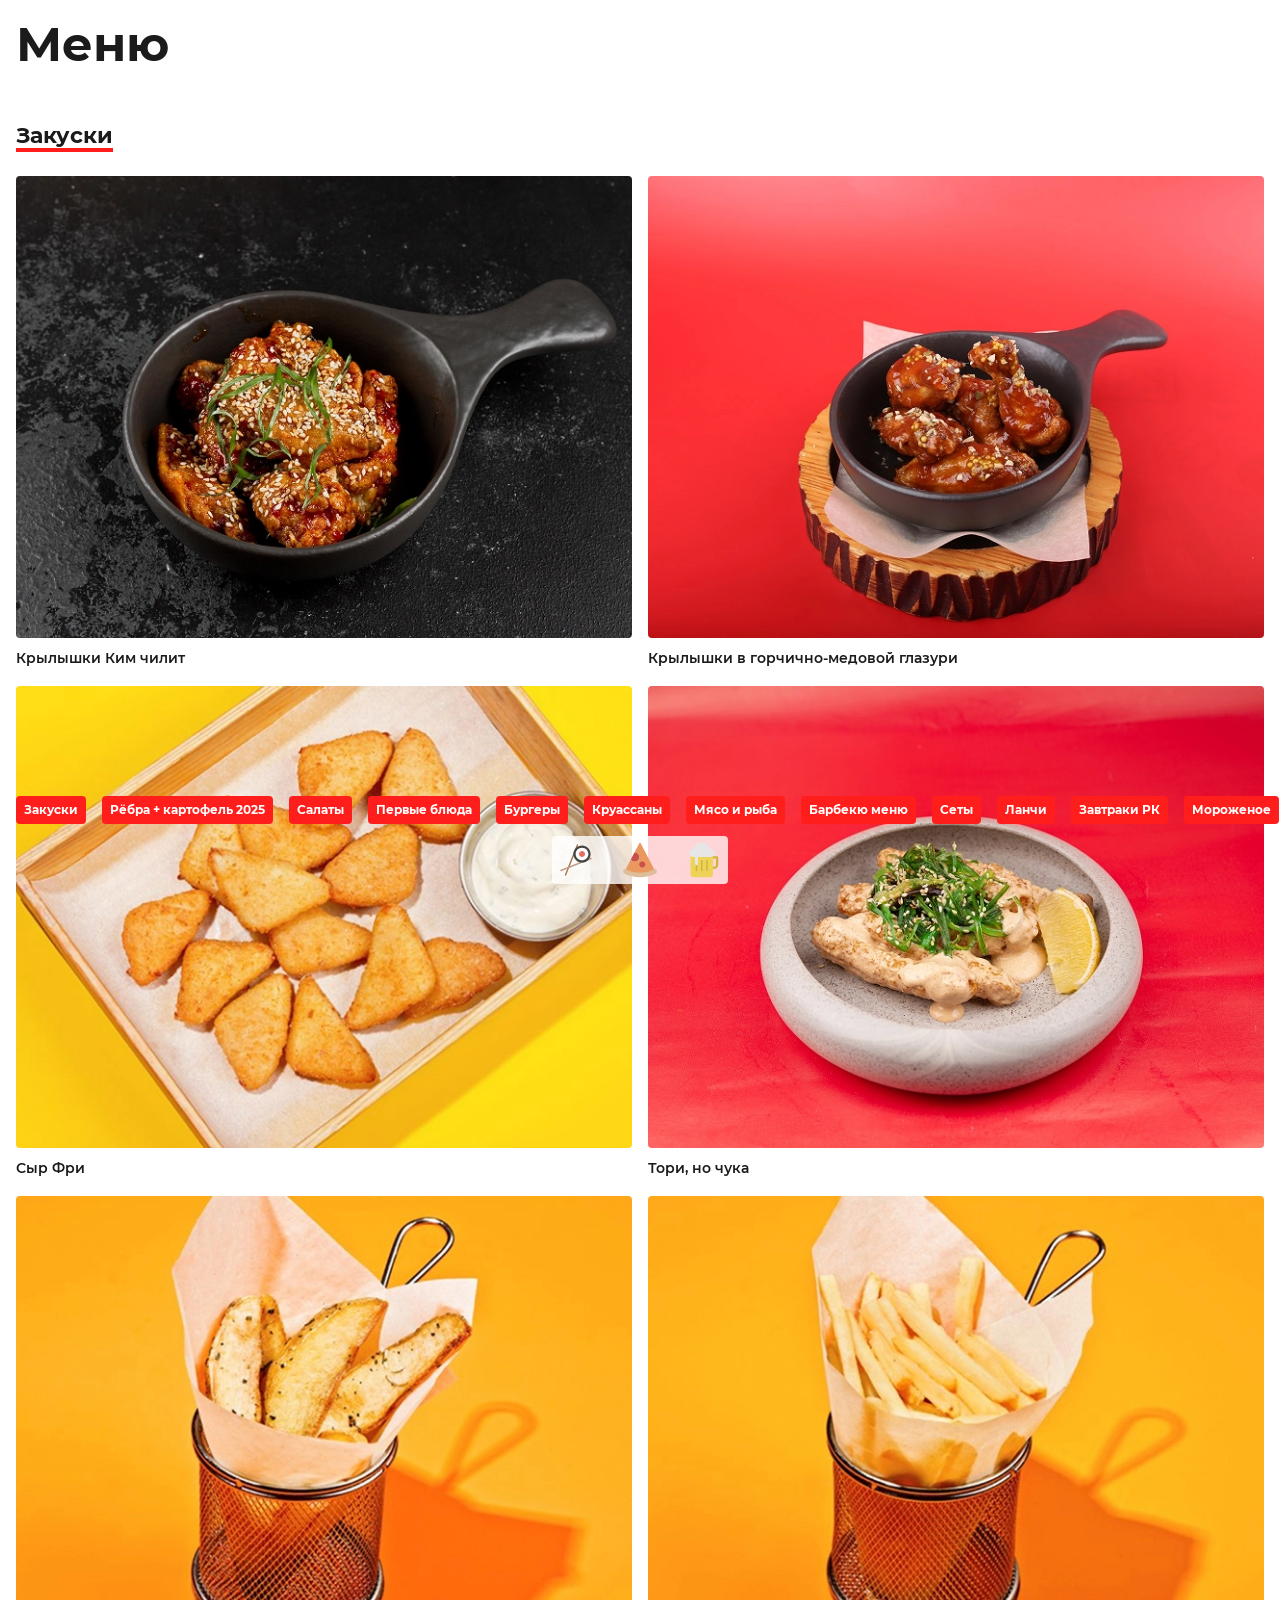
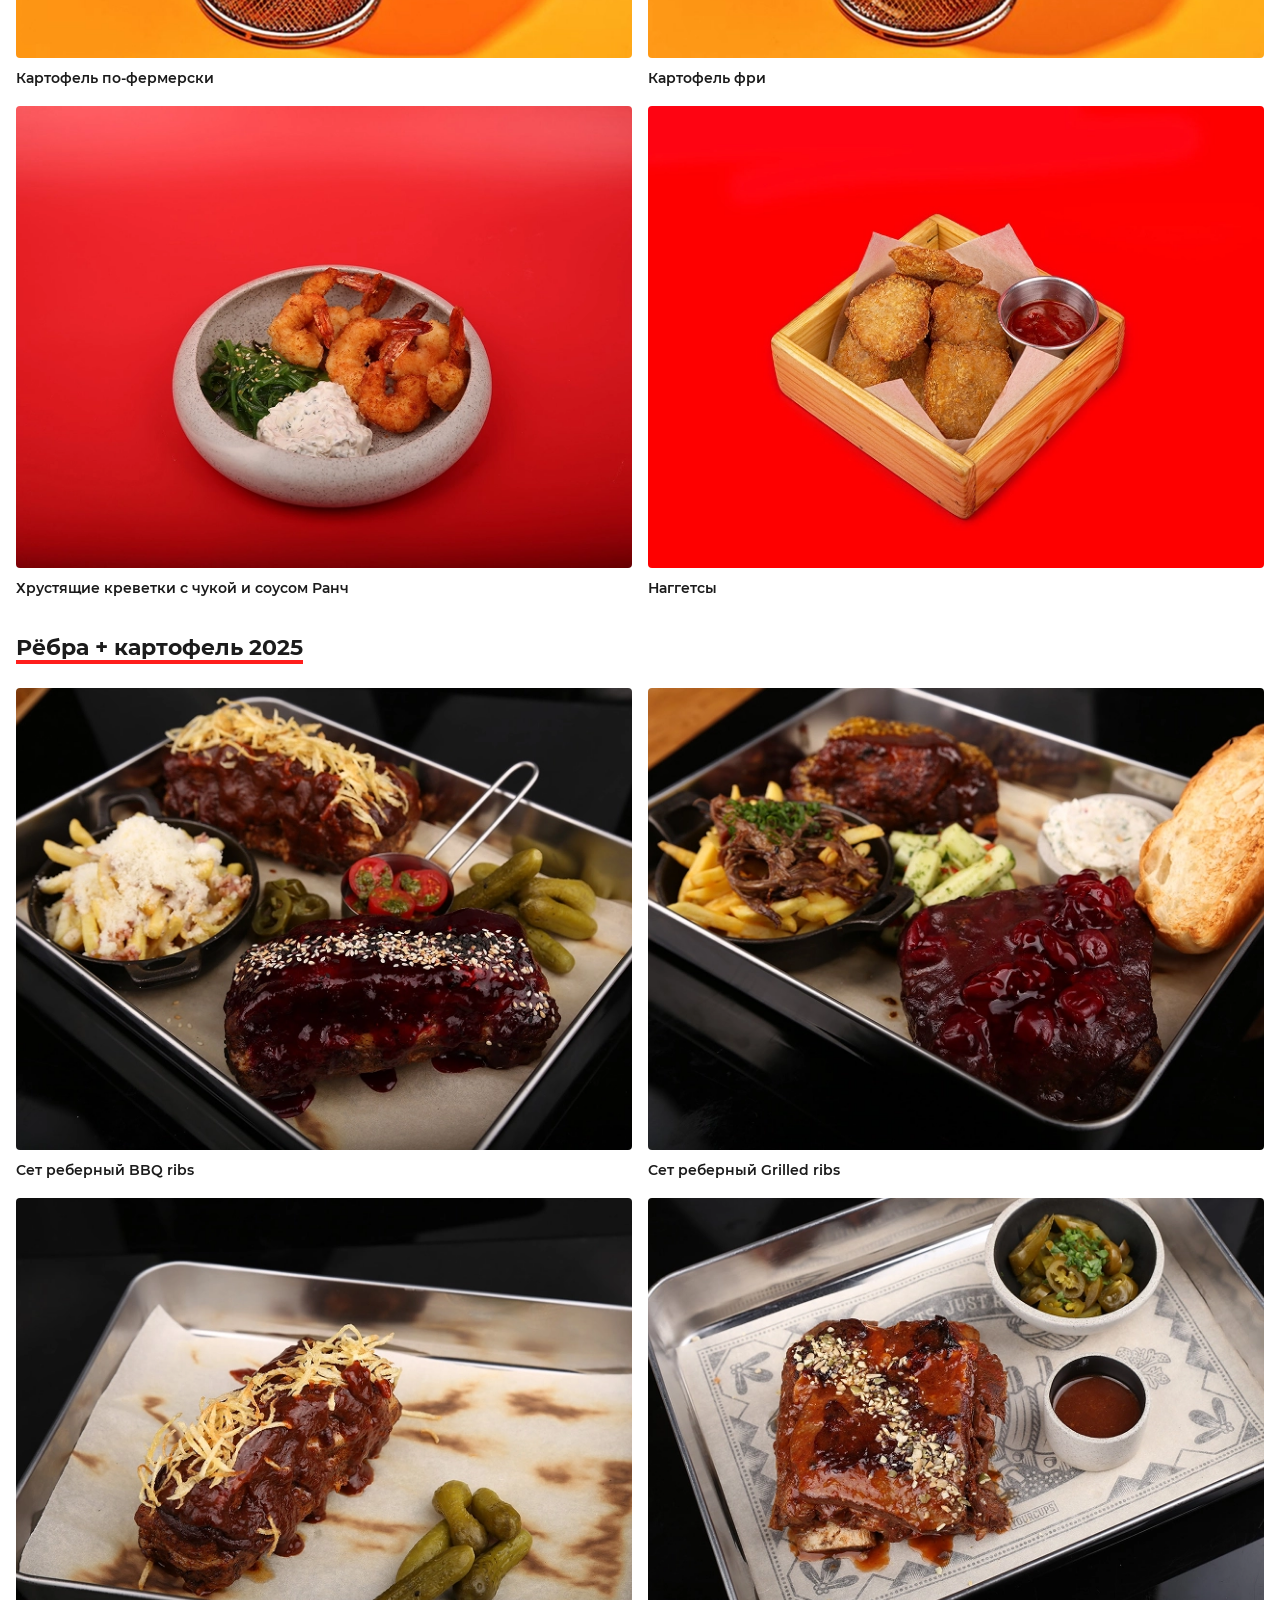
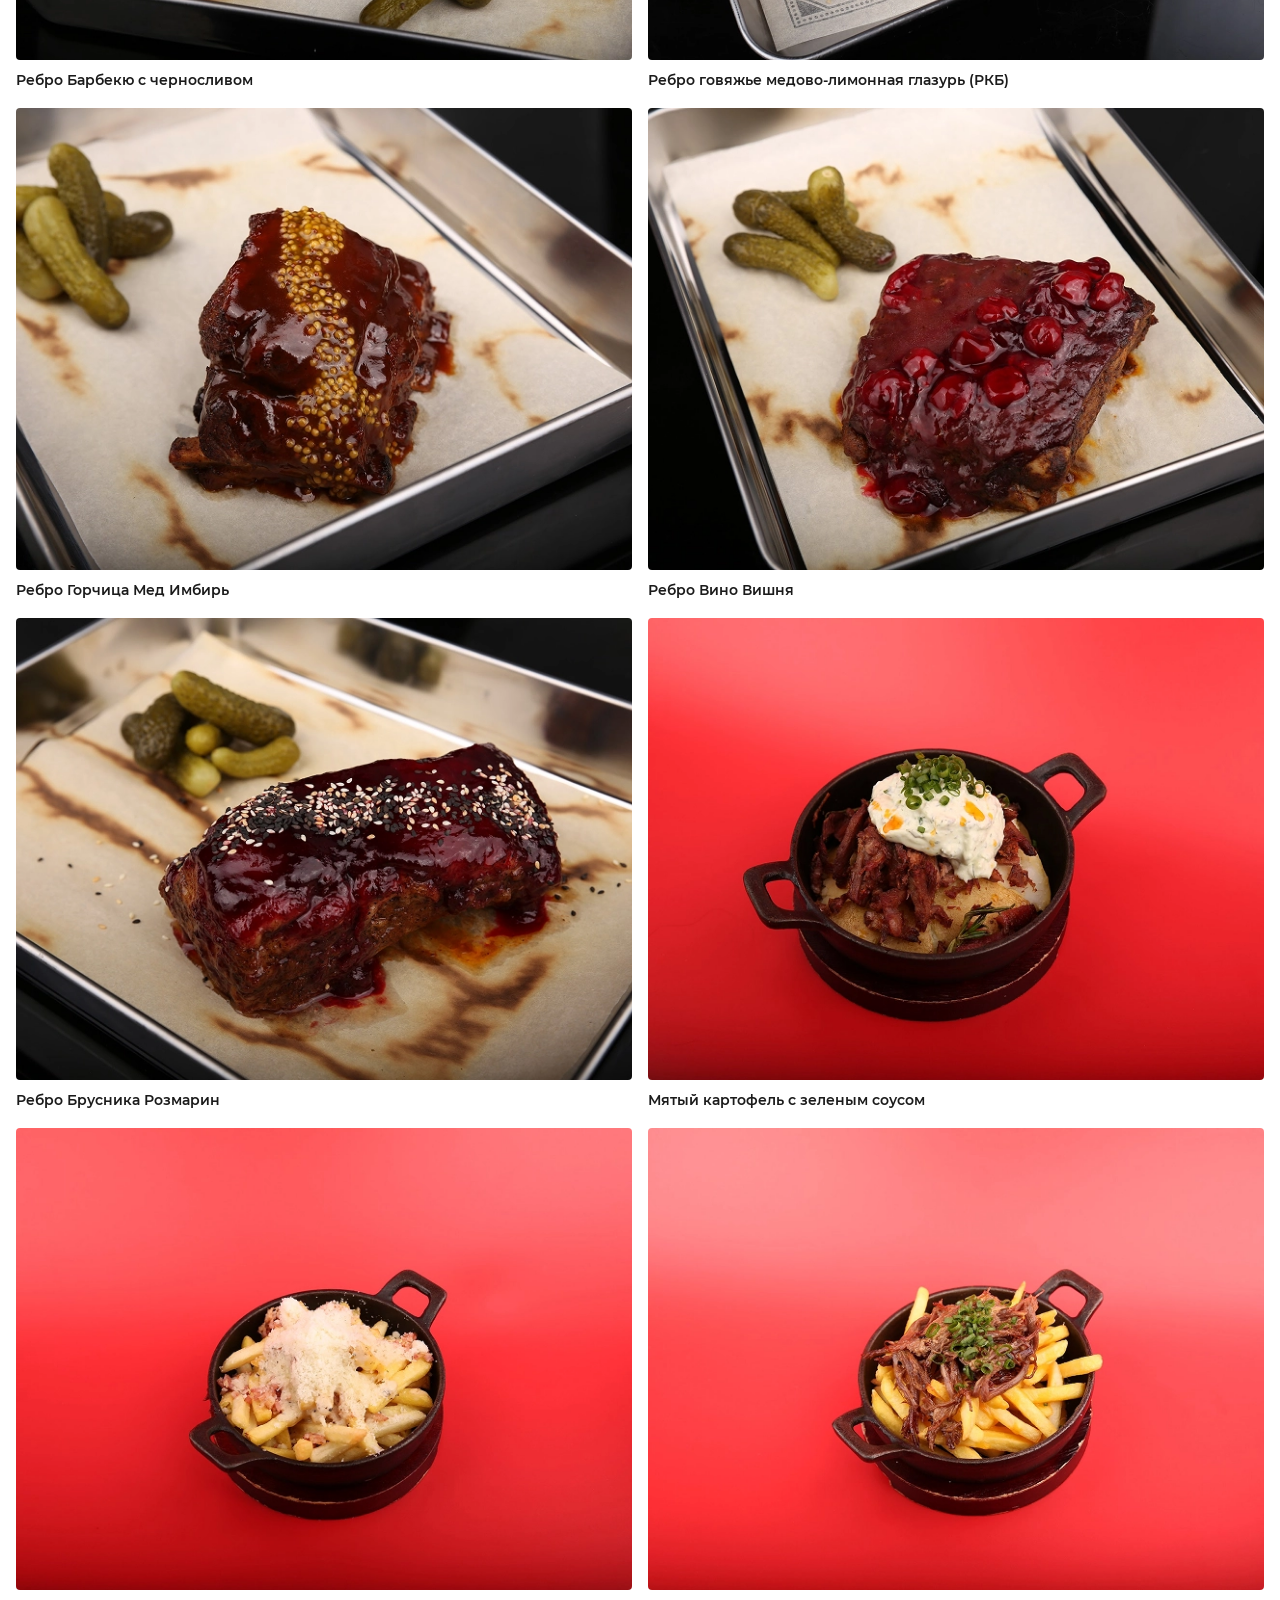
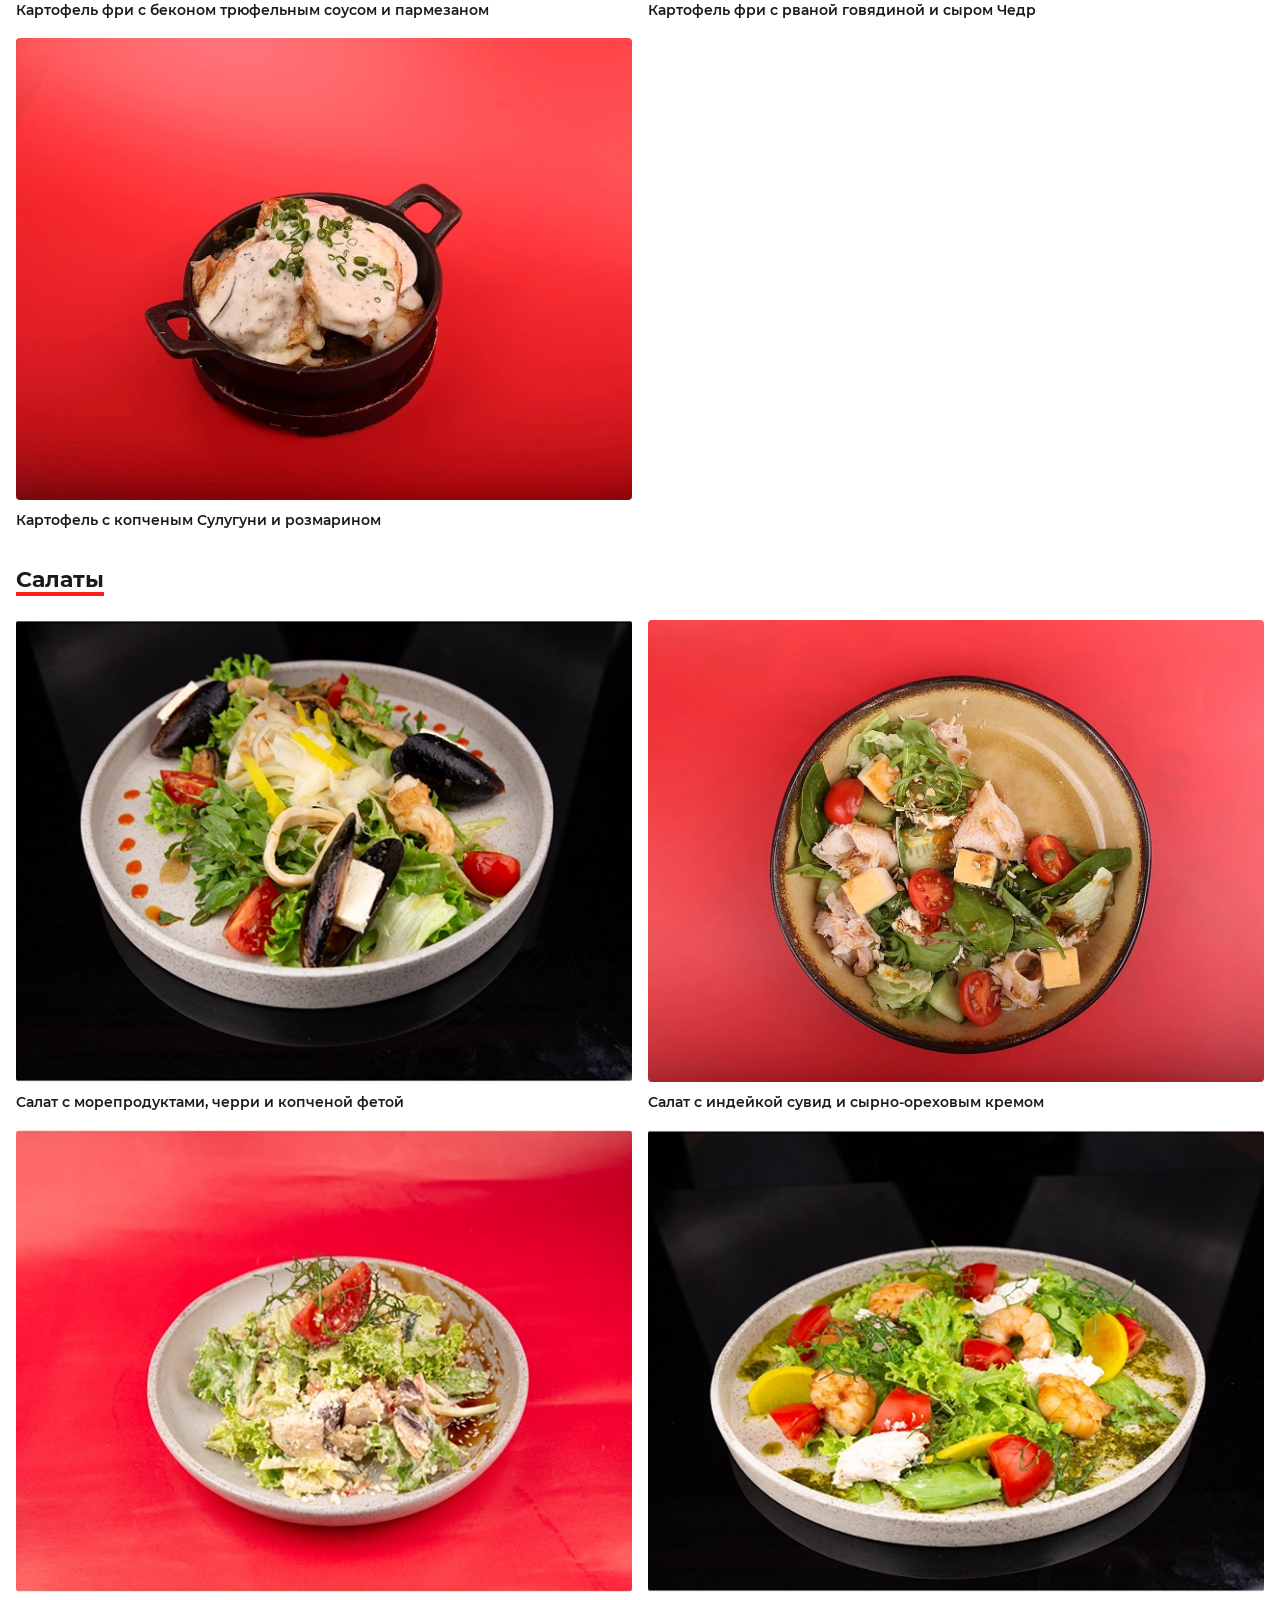
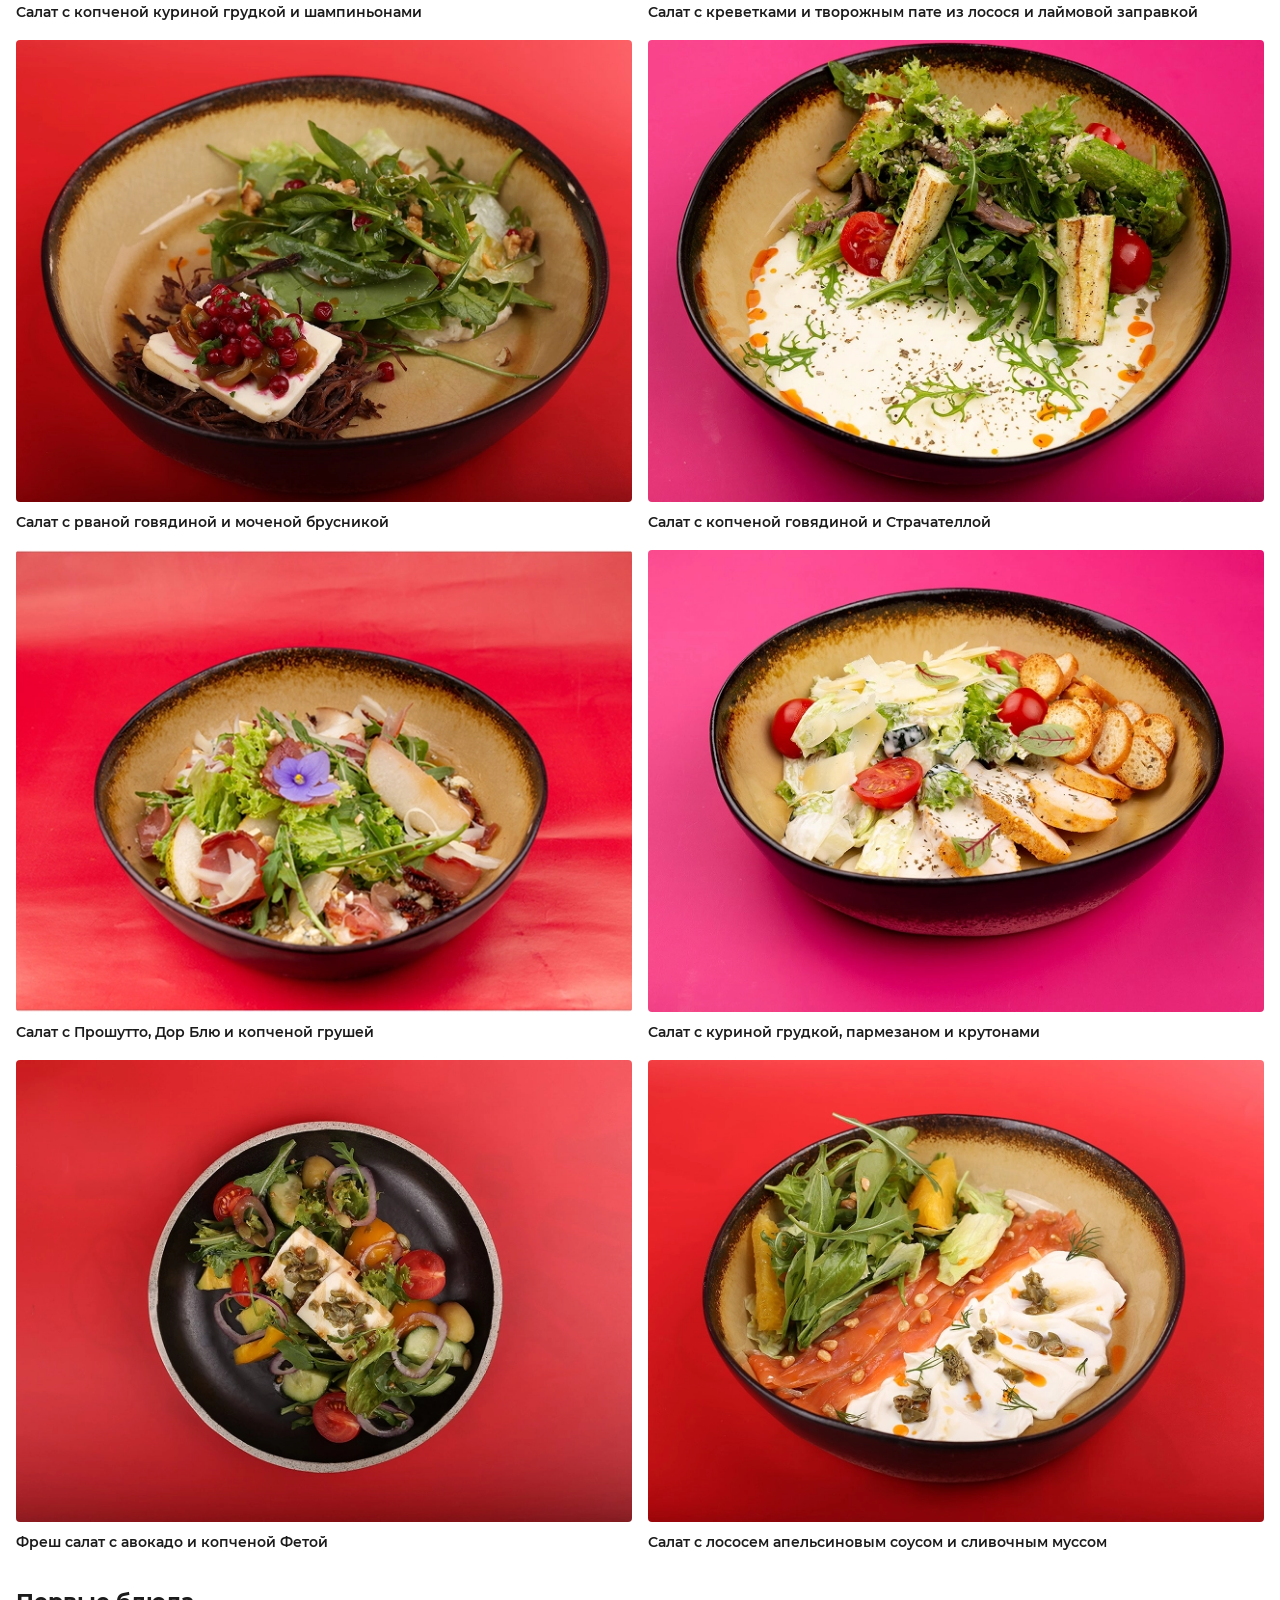
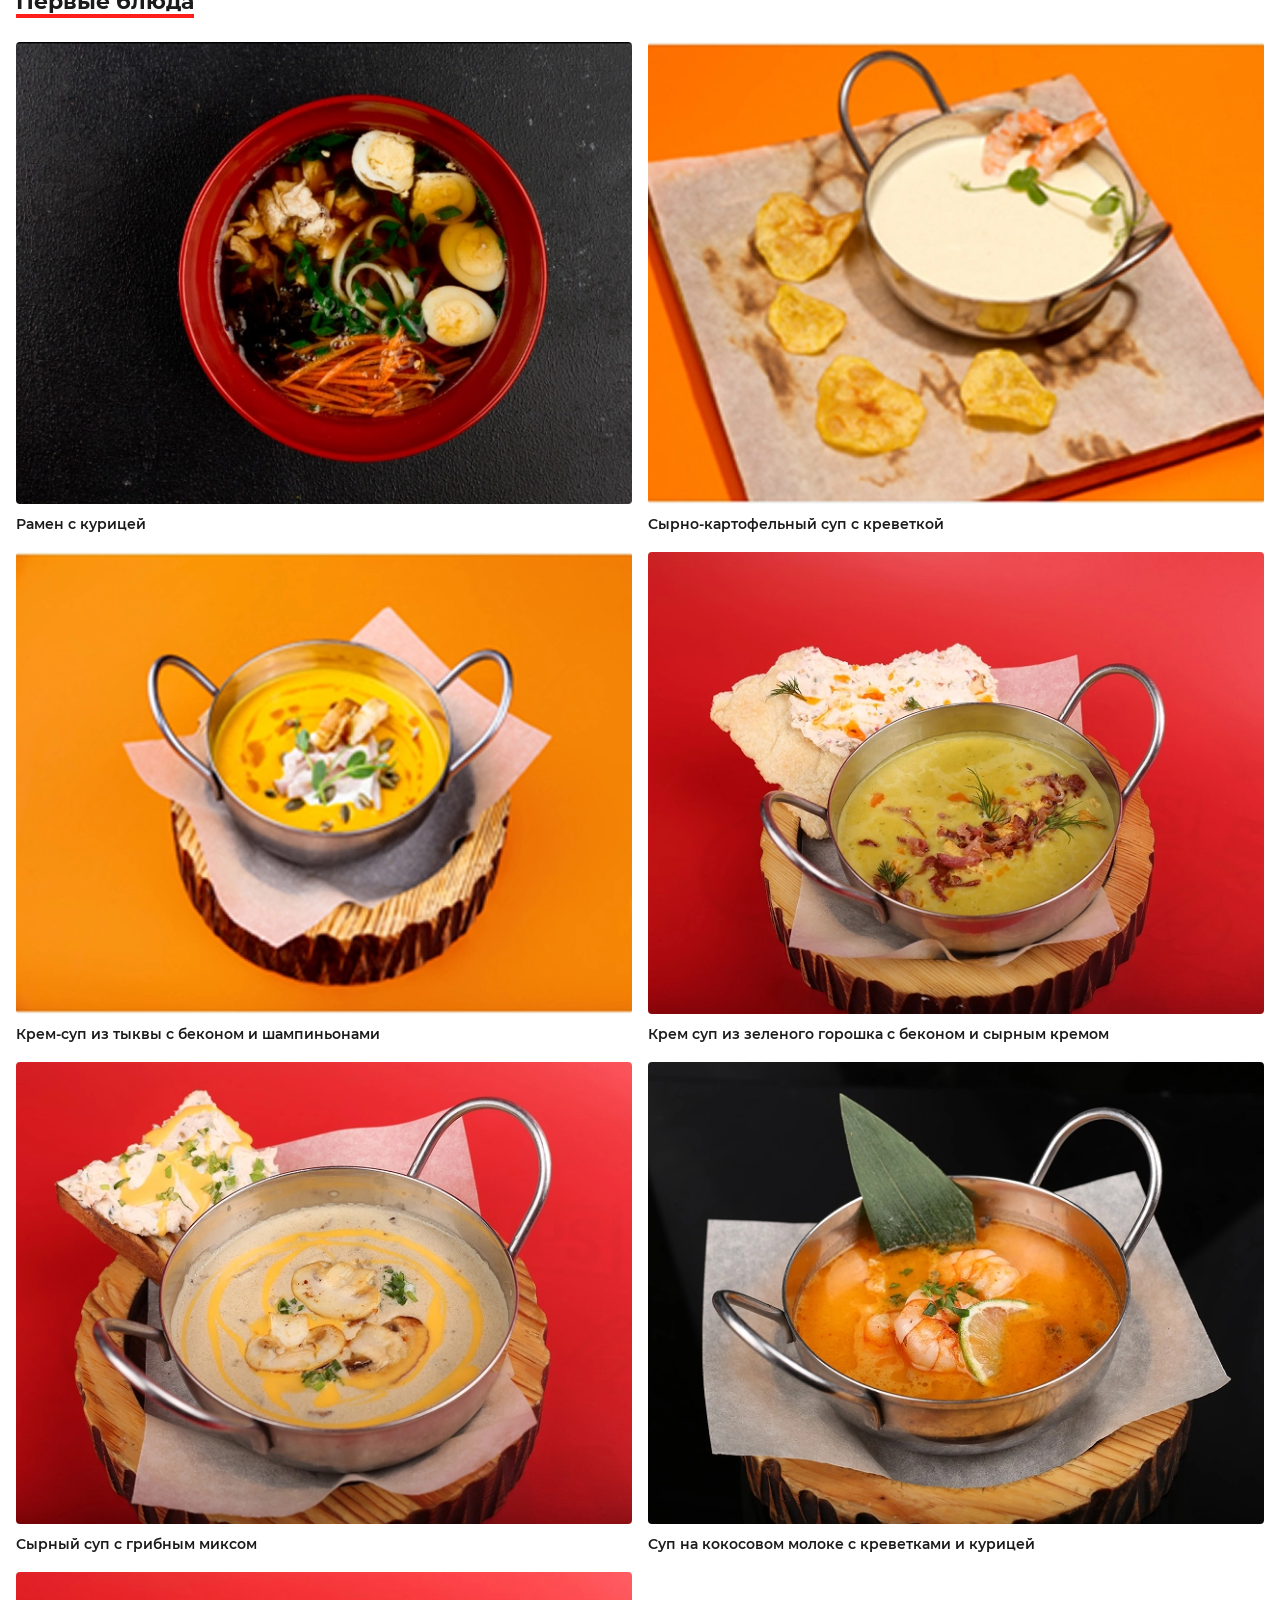
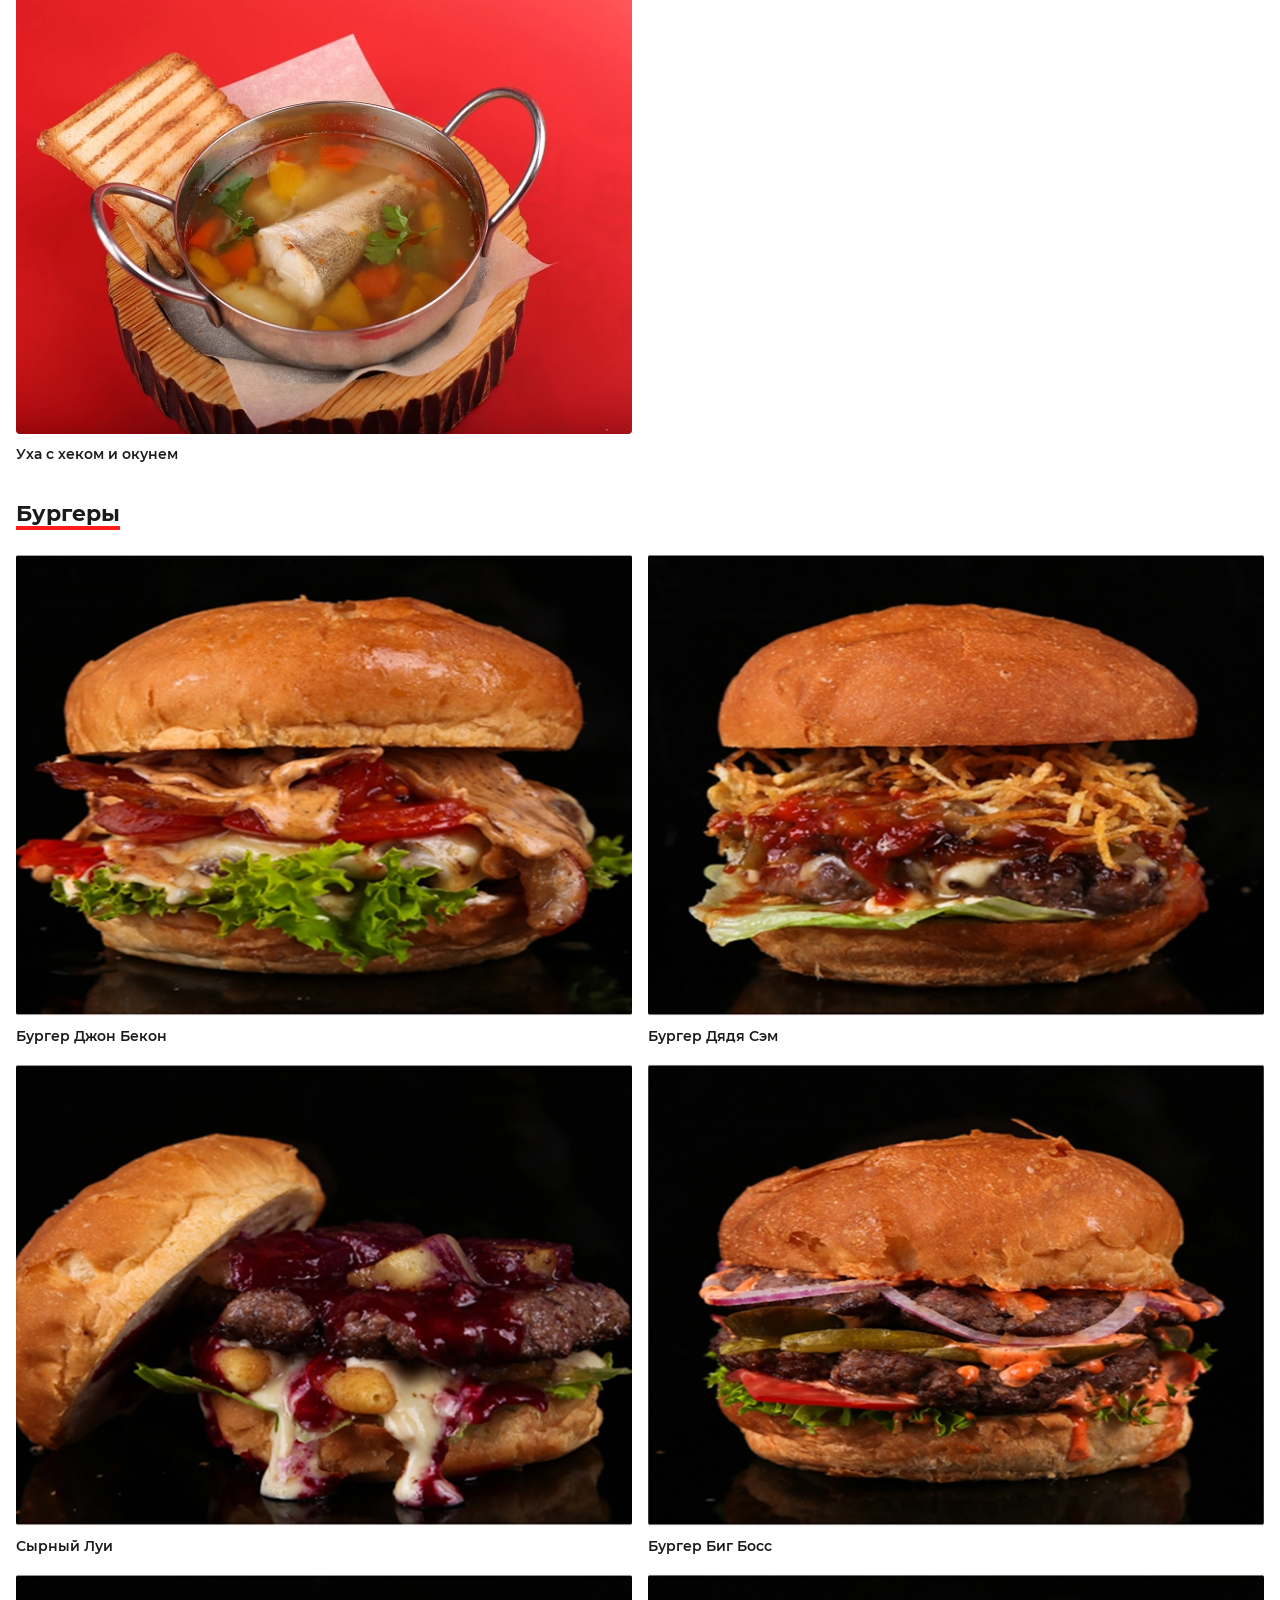
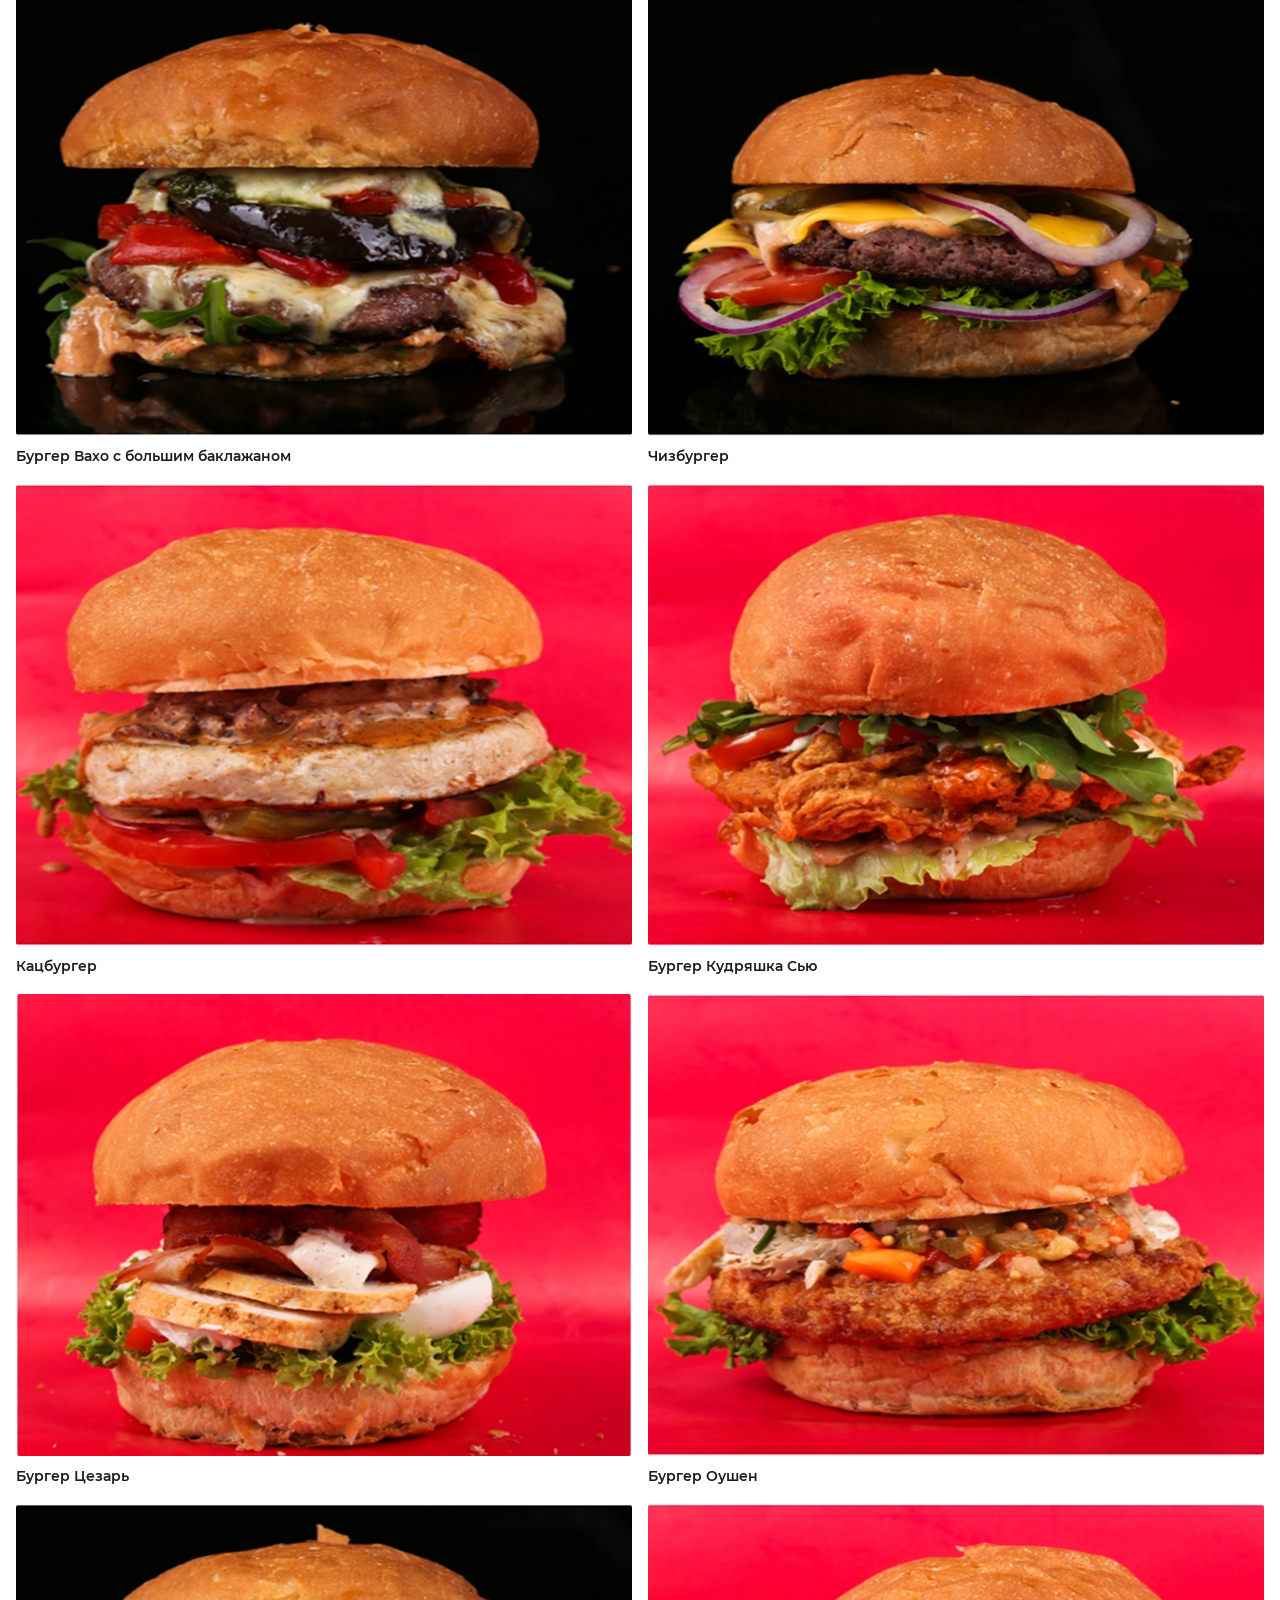
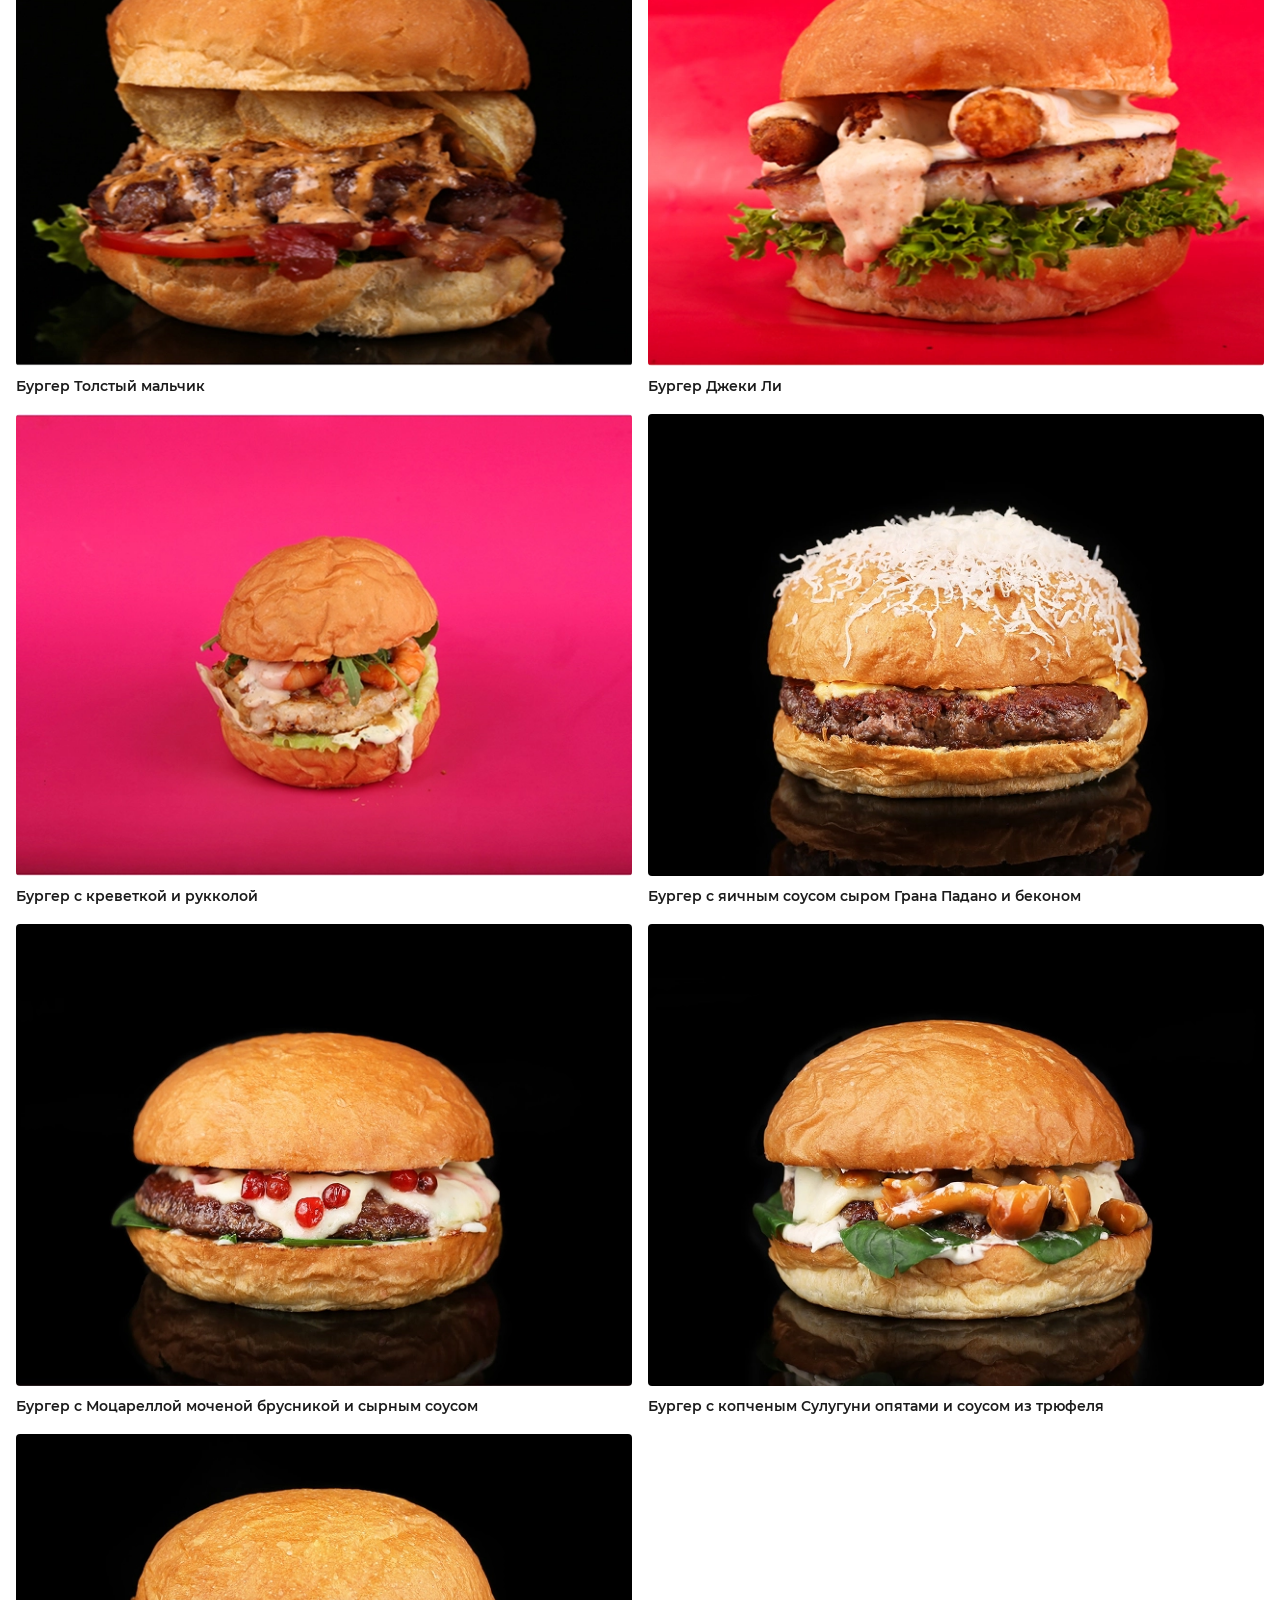
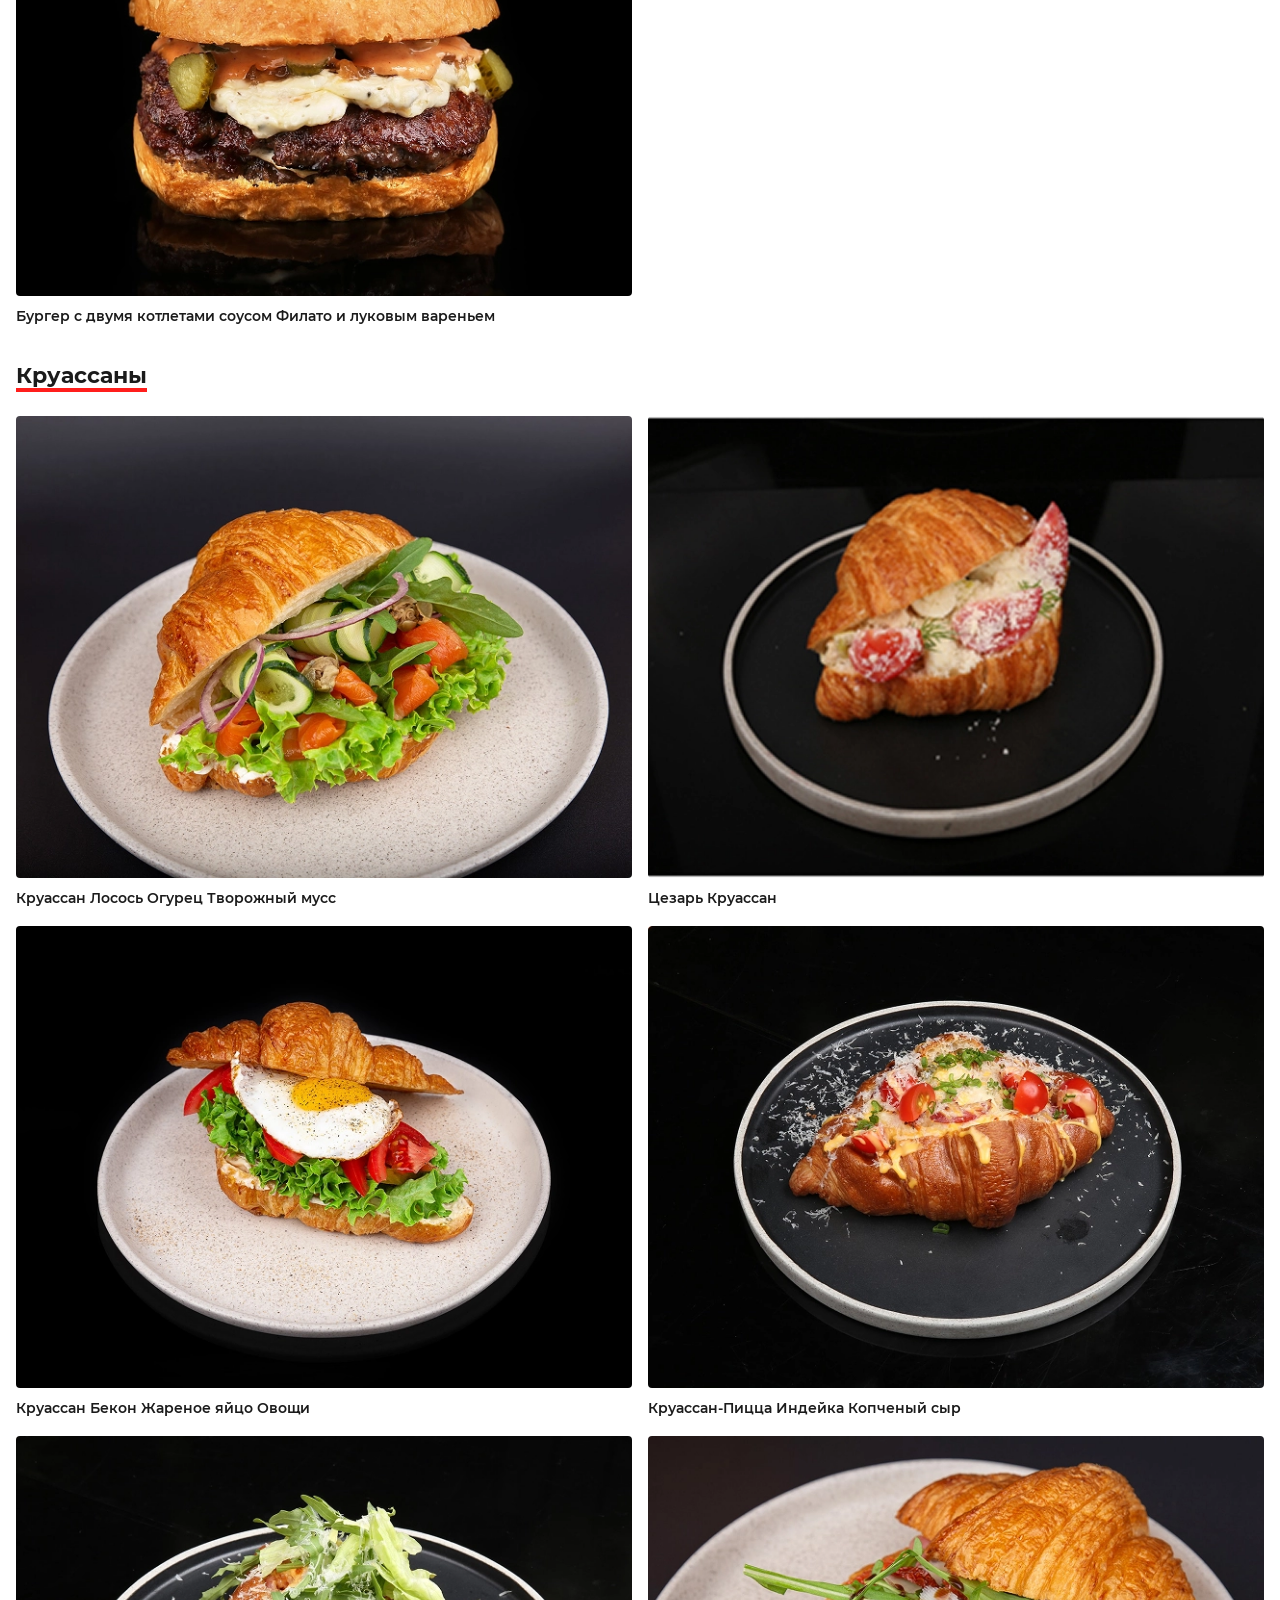
<file: menu.html>
<!DOCTYPE html>
<html class="page" lang="ru">
  <head>
    <meta charset="utf-8">
    <meta name="viewport" content="width=device-width initial-scale=1">
    <meta name="format-detection" content="telephone=no">
    <meta name="format-detection" content="date=no">
    <meta name="format-detection" content="address=no">
    <meta name="format-detection" content="email=no">
    <link rel="icon" href="favicon/favicon.ico" sizes="any">
    <link rel="icon" href="favicon/icon.svg" type="image/svg+xml">
    <link rel="apple-touch-icon" href="favicon/apple-touch-icon.png">
    <link rel="manifest" href="favicon/site.webmanifest">
    <title>RedCups</title>
    <meta name="description" content="RedCups">
    <link rel="preload" href="fonts/montserrat-400.woff2" as="font" crossorigin="anonymous">
    <link rel="preload" href="fonts/montserrat-600.woff2" as="font" crossorigin="anonymous">
    <link rel="preload" href="fonts/montserrat-700.woff2" as="font" crossorigin="anonymous">
    <link rel="stylesheet" href="css/style.min.css?_v=20260710201657">
  </head>
  <body class="page__body">
    <header class="header">
      <div class="header__container container">
        <div class="header__filter filter">
          <ul class="filter__list">
            <li class="filter__item"><a class="filter__link" href="#menu-list-1">Закуски</a></li>
            <li class="filter__item"><a class="filter__link" href="#menu-list-2">Рёбра + картофель 2025</a></li>
            <li class="filter__item"><a class="filter__link" href="#menu-list-3">Салаты</a></li>
            <li class="filter__item"><a class="filter__link" href="#menu-list-4">Первые блюда</a></li>
            <li class="filter__item"><a class="filter__link" href="#menu-list-5">Бургеры </a></li>
            <li class="filter__item"><a class="filter__link" href="#menu-list-6">Круассаны</a></li>
            <li class="filter__item"><a class="filter__link" href="#menu-list-7">Мясо и рыба</a></li>
            <li class="filter__item"><a class="filter__link" href="#menu-list-8">Барбекю меню</a></li>
            <li class="filter__item"><a class="filter__link" href="#menu-list-9">Сеты</a></li>
            <li class="filter__item"><a class="filter__link" href="#menu-list-10">Ланчи</a></li>
            <li class="filter__item"><a class="filter__link" href="#menu-list-11">Завтраки РК</a></li>
            <li class="filter__item"><a class="filter__link" href="#menu-list-12">Мороженое</a></li>
            <li class="filter__item"><a class="filter__link" href="#menu-list-13">Клубничное меню 2021</a></li>
            <li class="filter__item"><a class="filter__link" href="#menu-list-14">Вафли</a></li>
            <li class="filter__item"><a class="filter__link" href="#menu-list-15">Новинки 2020</a></li>
            <li class="filter__item"><a class="filter__link" href="#menu-list-16">Хот-доги</a></li>
            <li class="filter__item"><a class="filter__link" href="#menu-list-17">Масленица 2021</a></li>
          </ul>
        </div>
        <div class="header__wrapper"><a class="header__toggle" href="index.html"><img class="header__toggle-image" src="./img/static/category-1.svg" alt="Роллы" loading="lazy"></a><a class="header__toggle" href="menu.html"><img class="header__toggle-image" src="./img/static/category-2.svg" alt="Меню." loading="lazy"></a><a class="header__toggle" href="drink.html"><img class="header__toggle-image" src="./img/static/category-3.svg" alt="Напитки" loading="lazy"></a></div>
      </div>
    </header>
    <main class="main">
      <h1 class="main__title">Меню</h1>
      <section class="content">
        <div class="content__container container">
          <div class="menu">
                <ul class="menu__list" id="menu-list-1">
                  <li class="menu__item">
                    <h2 class="menu__title">Закуски</h2>
                    <ul class="menu__position-list">
                      <li class="item">
                        <h3 class="item__title">Крылышки Ким чилит</h3>
                        <div class="item__image">
                          <picture>
                            <source srcset="./img/content/menu-01.webp" type="image/webp"><img src="./img/content/menu-01.jpg" alt="" width="156">
                          </picture>
                        </div>
                            <article class="card">
                              <button class="card__close" type="button"><span class="card__icon"><img src="./img/static/menu-close.svg" alt=""></span></button>
                              <div class="card__wrapper">
                                <h3 class="card__title">Крылышки Ким чилит</h3>
                                <div class="card__image">
                                  <picture>
                                    <source srcset="./img/content/menu-01.webp" type="image/webp"><img src="./img/content/menu-01.jpg" alt="">
                                  </picture>
                                </div>
                                <div class="card__text">
                    <p><b>Вес:</b> 210.</p>
                    <p><b>Подача:</b> Чугунная порционная сковорода + прямоугольная доска. К блюду подаются столовые приборы (нож, вилка).</p>
                    <p><b>Время приготовления:</b> 20 минут.</p>
                    <p><b>Время выноса:</b> 3 минуты.</p>
                    <p><b>Температура подачи:</b> 65-75*.</p>
                    <p><b>Ингредиенты:</b> Крыло куриное, соль, специи, масло растительное, кунжут, соус чили сладкий, лук зеленый, соус соевый, соус Кимчи.</p>
                    <p><b>Описание:</b> Крылья обжарены во фритюре, с соусом на основе кимчи и сладкого чили, с кунжутом и зеленым луком.</p>
                    <p><b>История:</b> Любимые крылышки товарища Кима, были бы, если бы он приехал в Донецк. В переводе с молодежного сленга звучит как: «Ким расслабляется».</p>
                    <p><b>Точки контроля:</b> Крылышки имеют аппетитный золотисто-красный цвет, соуса достаточное количество, оформлены кунжутом и зеленым луком.</p>
                    <p><b>Доп.продажи:</b> Булочки в ассортименте.</p>
                    <p><b>Аллергены:</b> Кунжут.</p>
                    <p><b>Альтернативные блюда:</b> — </p>
                    <p><b>По желанию гостя можно исключить:</b> По желанию гостя можно исключить — кунжут, лук зеленый.</p>
                    <p><b><span>Лучшее сочетание:</span></b></p>
                    <p><b>Бар:</b> Коктейли в ассортименте, пиво в ассортименте, крепкие спиртные напитки.</p>
                    <p><b>Кухня:</b> Картофель фри, Картофель по-фермерски, Бургеры в ассортименте.</p>
                </div>
                              </div>
                            </article>
                      </li>
                      <li class="item">
                        <h3 class="item__title">Крылышки в горчично-медовой глазури</h3>
                        <div class="item__image">
                          <picture>
                            <source srcset="./img/content/menu-02.webp" type="image/webp"><img src="./img/content/menu-02.jpg" alt="" width="156">
                          </picture>
                        </div>
                            <article class="card">
                              <button class="card__close" type="button"><span class="card__icon"><img src="./img/static/menu-close.svg" alt=""></span></button>
                              <div class="card__wrapper">
                                <h3 class="card__title">Крылышки в горчично-медовой глазури</h3>
                                <div class="card__image">
                                  <picture>
                                    <source srcset="./img/content/menu-02.webp" type="image/webp"><img src="./img/content/menu-02.jpg" alt="">
                                  </picture>
                                </div>
                                <div class="card__text">
                    <p><b>Вес:</b> 210.</p>
                    <p><b>Подача:</b> Чугунная порционная сковорода + прямоугольная доска. К блюду подаются столовые приборы (нож, вилка).</p>
                    <p><b>Время приготовления:</b> 20 минут.</p>
                    <p><b>Время выноса:</b> 3 минуты.</p>
                    <p><b>Температура подачи:</b> 65-75*.</p>
                    <p><b>Ингредиенты:</b> Крыло куриное, соль, специи, масло растительное, глазурь горчичная (кетчуп, горчица, соеввый соус, мёд, фреш лайма, масло сливочное, корень имбиря), горчица дижонская, семечки, семечки тыквенные.</p>
                    <p><b>Описание:</b> Крылья обжарены во фритюре, с соусом на основе горчицы и меда. Подаются с горчицей в зёрнах и рубленными семечками.</p>
                    <p><b>Точки контроля:</b> Крылышки имеют аппетитный золотисто-горчичный цвет, соуса достаточное количество, оформлены семечками и горчицей.</p>
                    <p><b>Доп.продажи:</b> Булочки в ассортименте.</p>
                    <p><b>Аллергены:</b> Мед, масло сливочное, горчица, лайм, соевый соус.</p>
                    <p><b>Альтернативные блюда:</b> — </p>
                    <p><b>По желанию гостя можно исключить:</b> По желанию гостя можно исключить — семечки, дижонскую горчицу.</p>
                    <p><b><span>Лучшее сочетание:</span></b></p>
                    <p><b>Бар:</b> Коктейли в ассортименте, пиво в ассортименте, крепкие спиртные напитки.</p>
                    <p><b>Кухня:</b> Картофель фри, Картофельный дип, Бургеры в ассортименте.</p>
                </div>
                              </div>
                            </article>
                      </li>
                      <li class="item">
                        <h3 class="item__title">Сыр Фри</h3>
                        <div class="item__image">
                          <picture>
                            <source srcset="./img/content/menu-03.webp" type="image/webp"><img src="./img/content/menu-03.jpg" alt="" width="156">
                          </picture>
                        </div>
                            <article class="card">
                              <button class="card__close" type="button"><span class="card__icon"><img src="./img/static/menu-close.svg" alt=""></span></button>
                              <div class="card__wrapper">
                                <h3 class="card__title">Сыр Фри</h3>
                                <div class="card__image">
                                  <picture>
                                    <source srcset="./img/content/menu-03.webp" type="image/webp"><img src="./img/content/menu-03.jpg" alt="">
                                  </picture>
                                </div>
                                <div class="card__text">
                    <p><b>Вес:</b> 140/40.</p>
                    <p><b>Подача:</b> Деревянный ящик, пергамент. Соусники металлические. Сервируется столовыми приборами (нож и вилка) + ложки к соусам.</p>
                    <p><b>Время приготовления:</b> 15 минут.</p>
                    <p><b>Время выноса:</b> 3 минуты.</p>
                    <p><b>Ингредиенты:</b> Масло растительное, майонез, чеснок, зелень петрушки, укропа, сыр сулугуни, мука, яйцо куриное, сухари панировочные, вода, соль.</p>
                    <p><b>Описание:</b> Сыр Сулугуни в хрустящей панировке. Подается с пикантным соусом.</p>
                    <p><b>История:</b> Фирменная технология приготволения сыра в сухарях.</p>
                    <p><b>Точки контроля:</b> Сыр фри имеет аппетитную золотистую корочку, равномерно прожарен, форма одинаковая; соус пикантный имеет свежий вид, без следов обветривания; пергамент и посуда подачи чистая.</p>
                    <p><b>Доп.продажи:</b> Соусы в ассортименте.</p>
                    <p><b>Аллергены:</b> Чеснок, сыр Сулугуни, яйцо куриное.</p>
                    <p><b>Альтернативные блюда:</b> Наггетсы с пикантным соусом.</p>
                    <p><b>По желанию гостя можно исключить:</b> — </p>
                    <p><b><span>Лучшее сочетание:</span></b></p>
                    <p><b>Бар:</b> Коктейль Лонг Айленд, Чайный набор, Напиток Кола.</p>
                    <p><b>Кухня:</b> Картофель фри, Наггетсы с соусом, Круассан Цезарь, Салат Цезарь.</p>
                </div>
                              </div>
                            </article>
                      </li>
                      <li class="item">
                        <h3 class="item__title">Тори, но чука</h3>
                        <div class="item__image">
                          <picture>
                            <source srcset="./img/content/menu-04.webp" type="image/webp"><img src="./img/content/menu-04.jpg" alt="" width="156">
                          </picture>
                        </div>
                            <article class="card">
                              <button class="card__close" type="button"><span class="card__icon"><img src="./img/static/menu-close.svg" alt=""></span></button>
                              <div class="card__wrapper">
                                <h3 class="card__title">Тори, но чука</h3>
                                <div class="card__image">
                                  <picture>
                                    <source srcset="./img/content/menu-04.webp" type="image/webp"><img src="./img/content/menu-04.jpg" alt="">
                                  </picture>
                                </div>
                                <div class="card__text">
                    <p><b>Вес:</b> 190.</p>
                    <p><b>Подача:</b> Круглая углубленная тарелка, сервируется японскими палочками.</p>
                    <p><b>Время приготовления:</b> 10 минут.</p>
                    <p><b>Время выноса:</b> 3 минуты.</p>
                    <p><b>Температура подачи:</b> 65-75*.</p>
                    <p><b>Ингредиенты:</b> Филе куриное панированное в темпурном тесте и сухарях Панко, соус Тори, но Чука (соус Шрирачи, соус устричный, лук крымский, перец красный молотый, чеснок, перец чили, майонез), лимон, салат хияши вакаме.</p>
                    <p><b>Описание:</b> Нежное куриное филе в сухарях Панко обжаренное во фритюре, а затем с пикантно-острым соусом и украшено хрустящим салатом хияши вакаме.</p>
                    <p><b>История:</b> Фирменный пикантно-острый соус собственного производства.</p>
                    <p><b>Точки контроля:</b> Палочки равномерно обволакиваются соусом, выложены горкой, сверху уложен салат хияши вакаме, посыпано белым кунжутом.</p>
                    <p><b>Доп.продажи:</b> булочки в ассортименте.</p>
                    <p><b>Аллергены:</b> Чеснок, лук, кунжут, майонез.</p>
                    <p><b>Альтернативные блюда:</b> Наггетсы с пикантным соусом.</p>
                    <p><b>По желанию гостя можно исключить:</b> Кунжут, салат хияши вакаме.</p>
                    <p><b><span>Лучшее сочетание:</span></b></p>
                    <p><b>Бар:</b> Коктейли в ассортименте, пиво в ассортименте, крепкие спиртные напитки.</p>
                    <p><b>Кухня:</b> Картофель фри, Картофель по-фермерски, Бургеры в ассортименте, лапша.</p>
                </div>
                              </div>
                            </article>
                      </li>
                      <li class="item">
                        <h3 class="item__title">Картофель по-фермерски</h3>
                        <div class="item__image">
                          <picture>
                            <source srcset="./img/content/menu-05.webp" type="image/webp"><img src="./img/content/menu-05.jpg" alt="" width="156">
                          </picture>
                        </div>
                            <article class="card">
                              <button class="card__close" type="button"><span class="card__icon"><img src="./img/static/menu-close.svg" alt=""></span></button>
                              <div class="card__wrapper">
                                <h3 class="card__title">Картофель по-фермерски</h3>
                                <div class="card__image">
                                  <picture>
                                    <source srcset="./img/content/menu-05.webp" type="image/webp"><img src="./img/content/menu-05.jpg" alt="">
                                  </picture>
                                </div>
                                <div class="card__text">
                    <p><b>Вес:</b>150.</p>
                    <p><b>Подача:</b> Деревянная доска, сетка с ручкой, пергамент. Сервируется стейковыми приборами (нож и вилка).</p>
                    <p><b>Время приготовления:</b> 12-15минут.</p>
                    <p><b>Время выноса:</b> 2-3 минуты.</p>
                    <p><b>Ингредиенты:</b> Картофель, масло растительное, соль, специи, чесночная поливка.</p>
                    <p><b>Описание:</b> Картофель, жаренный во фритюре в пряном соусе.</p>
                    <p><b>История:</b> Родина картофеля — Южная Америка, где до сих пор можно встретить дикорастущие виды этого растения. Введение картофеля в культуру (сначала путём эксплуатации диких зарослей) было начато примерно 9-7 тысяч лет тому назад на территории современной Боливии. Индейцы не только употребляли картофель в пищу, но и поклонялись ему, считая одушевлённым существом. В Европе картофель появился во второй половине XVI века и был сначала принят за декоративное растение, причём ядовитое. Окончательно доказал, что картофель обладает высокими вкусовыми и питательными качествами, французский агроном Антуан-Огюст Пармантье (1737—1813). С его подачи началось проникновение картофеля в провинции Франции, а затем и других стран.</p>
                    <p><b>Точки контроля:</b> Картофель не пережарен, равномерно прожаренный, посуда подачи чистая.</p>
                    <p><b>Доп.продажи:</b> Булка, соусы в ассортименте.</p>
                    <p><b>Аллергены:</b> Чеснок.</p>
                    <p><b>Альтернативные блюда:</b> Картофель фри.</p>
                    <p><b>По желанию гостя можно исключить:</b> — </p>
                    <p><b><span>Лучшее сочетание:</span></b></p>
                    <p><b>Бар:</b> Коктейли в ассортименте, пиво в ассортименте, крепкие спиртные напитки.</p>
                    <p><b>Кухня:</b> Бургеры в ассортименте, Салаты в ассортименте.</p>
                </div>
                              </div>
                            </article>
                      </li>
                      <li class="item">
                        <h3 class="item__title">Картофель фри</h3>
                        <div class="item__image">
                          <picture>
                            <source srcset="./img/content/menu-06.webp" type="image/webp"><img src="./img/content/menu-06.jpg" alt="" width="156">
                          </picture>
                        </div>
                            <article class="card">
                              <button class="card__close" type="button"><span class="card__icon"><img src="./img/static/menu-close.svg" alt=""></span></button>
                              <div class="card__wrapper">
                                <h3 class="card__title">Картофель фри</h3>
                                <div class="card__image">
                                  <picture>
                                    <source srcset="./img/content/menu-06.webp" type="image/webp"><img src="./img/content/menu-06.jpg" alt="">
                                  </picture>
                                </div>
                                <div class="card__text">
                    <p><b>Вес:</b> 100.</p>
                    <p><b>Подача:</b> Сетка с ручкой, пергамент. Сервируется стейковыми приборами (нож и вилка).</p>
                    <p><b>Время приготовления:</b> 8-10 минут.</p>
                    <p><b>Время выноса:</b> 2-3 минуты.</p>
                    <p><b>Ингредиенты:</b> Картофель замороженный, масло растительное, соль.</p>
                    <p><b>Описание:</b> Картофель, обжаренный во фритюре.</p>
                    <p><b>История:</b> Родина картофеля — Южная Америка, где до сих пор можно встретить дикорастущие виды этого растения. Введение картофеля в культуру (сначала путём эксплуатации диких зарослей) было начато примерно 9-7 тысяч лет тому назад на территории современной Боливии. Индейцы не только употребляли картофель в пищу, но и поклонялись ему, считая одушевлённым существом. В Европе картофель появился во второй половине XVI века и был сначала принят за декоративное растение, причём ядовитое. Окончательно доказал, что картофель обладает высокими вкусовыми и питательными качествами, французский агроном Антуан-Огюст Пармантье (1737—1813). С его подачи началось проникновение картофеля в провинции Франции, а затем и других стран.</p>
                    <p><b>Точки контроля:</b> Картофель светло-золотистый, равномерно прожаренный, сетка чистая, без жирных следов.</p>
                    <p><b>Доп.продажи:</b> Соусы в ассортименте.</p>
                    <p><b>Аллергены:</b> — </p>
                    <p><b>Альтернативные блюда:</b> Картофель по-фермерски.</p>
                    <p><b>По желанию гостя можно исключить:</b> — </p>
                    <p><b><span>Лучшее сочетание:</span></b></p>
                    <p><b>Бар:</b> Коктейли в ассортименте, пиво в ассортименте, крепкие спиртные напитки.</p>
                    <p><b>Кухня:</b> Бургеры в ассортименте, Салаты в ассортименте.</p>
                </div>
                              </div>
                            </article>
                      </li>
                      <li class="item">
                        <h3 class="item__title">Хрустящие креветки с чукой и соусом Ранч</h3>
                        <div class="item__image">
                          <picture>
                            <source srcset="./img/content/menu-07.webp" type="image/webp"><img src="./img/content/menu-07.jpg" alt="" width="156">
                          </picture>
                        </div>
                            <article class="card">
                              <button class="card__close" type="button"><span class="card__icon"><img src="./img/static/menu-close.svg" alt=""></span></button>
                              <div class="card__wrapper">
                                <h3 class="card__title">Хрустящие креветки с чукой и соусом Ранч</h3>
                                <div class="card__image">
                                  <picture>
                                    <source srcset="./img/content/menu-07.webp" type="image/webp"><img src="./img/content/menu-07.jpg" alt="">
                                  </picture>
                                </div>
                                <div class="card__text">
                    <p><b>Вес:</b> 200.</p>
                    <p><b>Подача:</b> Круглая углубленная тарелка, сервируется японскими палочками.</p>
                    <p><b>Время приготовления:</b> 10 минут.</p>
                    <p><b>Время выноса:</b> 3 минуты.</p>
                    <p><b>Температура подачи:</b> 65-75*.</p>
                    <p><b>Ингредиенты:</b> Креветки, яйцо, мука, сухари панко, чука салат, кунжут, соус Ранч (сметана, майонез, огурцы соль), масло растительное.</p>
                    <p><b>Описание:</b> Обжаренные креветки в хрустящей панировке, пдаются салатом чука и фирменным соусом Ранч.</p>
                    <p><b>Точки контроля:</b> Блюдо не пережарено, выложено аккуратно; температура подачи соответсвует; посуда подачи чистая, без сколов.</p>
                    <p><b>Доп.продажи:</b> Соусы в ассортименте, булочки в ассортименте.</p>
                    <p><b>Аллергены:</b> Креветки, яйцо, сметана.</p>
                    <p><b>Альтернативные блюда:</b> Сыр фри.</p>
                    <p><b>По желанию гостя можно исключить:</b> — </p>
                    <p><b><span>Лучшее сочетание:</span></b></p>
                    <p><b>Бар:</b> Пиво в ассортименте.</p>
                    <p><b>Кухня:</b> Салаты в ассортименте, бургер Кудряшка Сью.</p>
                </div>
                              </div>
                            </article>
                      </li>
                      <li class="item">
                        <h3 class="item__title">Наггетсы</h3>
                        <div class="item__image">
                          <picture>
                            <source srcset="./img/content/menu-08.webp" type="image/webp"><img src="./img/content/menu-08.jpg" alt="" width="156">
                          </picture>
                        </div>
                            <article class="card">
                              <button class="card__close" type="button"><span class="card__icon"><img src="./img/static/menu-close.svg" alt=""></span></button>
                              <div class="card__wrapper">
                                <h3 class="card__title">Наггетсы</h3>
                                <div class="card__image">
                                  <picture>
                                    <source srcset="./img/content/menu-08.webp" type="image/webp"><img src="./img/content/menu-08.jpg" alt="">
                                  </picture>
                                </div>
                                <div class="card__text">
                    <p><b>Вес:</b> 140/40.</p>
                    <p><b>Подача:</b> Деревянный ящик, пергамент. Соусник металлический. Сервируется столовыми приборами (нож и вилка) + ложка к соусу.</p>
                    <p><b>Время приготовления:</b> 15 минут.</p>
                    <p><b>Время выноса:</b> 3 минуты.</p>
                    <p><b>Ингредиенты:</b> Наггетсы (филе куриное, специи, яйцо куриное, мука, соль, сухари панировочные, соус соевый), масло растительное, соус на выбор.</p>
                    <p><b>Описание:</b> Филе куриной грудки в хрустящей панировке. Подается с соусом барбекю.</p>
                    <p><b>История:</b> Слово «наггет» появилось в 1850-х годах во время золотой лихорадки в Америке и обозначало самородок золота. Через сто лет, в 1950 году, ученый Роберт Бейкер (англ.)русск. (он был профессором факультета пищевых технологий американского университета Корнелл) создал рецепт куриного филе в идеальной, крепкой и очень хрустящей корочке. Академическая работа о наггетсах была успешно представлена Робертом Бейкером, а сам рецепт не был запатентован. Этот кусок курицы размером с укус, покрытый жидким тестом, а затем обжаренный во фритюре, Бейкер и его коллеги назвали «Chicken Crispie». В эти же годы профессор разработал способы приготовления наггетсов таким образом, чтобы их можно было заморозить и разморозить без потерь целостности панировки и свойств готового продукта. Им же была изобретена и машина для покрытия курицы панировкой.</p>
                    <p><b>Точки контроля:</b> Наггетсы равномерно обжарены, имеют золотистую корочку; соус однородный, без признаков обветривания; пергамент чистый, не мятый, посуда подачи целостная.</p>
                    <p><b>Доп.продажи:</b> Соус.</p>
                    <p><b>Аллергены:</b> Яйцо куриное, филе куриное.</p>
                    <p><b>Альтернативные блюда:</b> Сыр Фри.</p>
                    <p><b>По желанию гостя можно исключить:</b> — </p>
                    <p><b><span>Лучшее сочетание:</span></b></p>
                    <p><b>Бар:</b> Вино белое п/с, сух; коктейли алкогольные, безалкогольные.</p>
                    <p><b>Кухня:</b> Первые блюда в ассортименте, пицца в ассортименте.</p>
                </div>
                              </div>
                            </article>
                      </li>
                    </ul>
                  </li>
                </ul>
                <ul class="menu__list" id="menu-list-2">
                  <li class="menu__item">
                    <h2 class="menu__title">Рёбра + картофель 2025</h2>
                    <ul class="menu__position-list">
                      <li class="item">
                        <h3 class="item__title">Сет реберный BBQ ribs</h3>
                        <div class="item__image">
                          <picture>
                            <source srcset="./img/content/menu-09.webp" type="image/webp"><img src="./img/content/menu-09.jpg" alt="" width="156">
                          </picture>
                        </div>
                            <article class="card">
                              <button class="card__close" type="button"><span class="card__icon"><img src="./img/static/menu-close.svg" alt=""></span></button>
                              <div class="card__wrapper">
                                <h3 class="card__title">Сет реберный BBQ ribs</h3>
                                <div class="card__image">
                                  <picture>
                                    <source srcset="./img/content/menu-09.webp" type="image/webp"><img src="./img/content/menu-09.jpg" alt="">
                                  </picture>
                                </div>
                                <div class="card__text">
                    <p><b>Вес:</b>800/300.</p>
                    <p><b>Подача:</b> Металлический противень+ чугун сковорода, соусник с ручкой. К блюду подаются столовые приборы (нож, вилка).</p>
                    <p><b>Время приготовления:</b> 25-30 минут.</p>
                    <p><b>Время выноса:</b> 2 минуты.</p>
                    <p><b>Температура подачи:</b> 65-75*.</p>
                    <p><b>Ингредиенты:</b> Ребро свиное сувид (специи, соль, сахар тростниковый), глазурь барбекю Чернослив (сок апельсин, томат паста, мед, помидоры в соку, кетчуп, соевый, чили, чеснок, чернослив, сахар, перец чили), глазурь брусника с розмарином (брусника, вишня, корень имбиря, сок лимона, розмарин, сахар, соль), корнишоны, перец холопенья, картофель фри, соус трюфельный с сыром (сливки, трюфельная паста, сулугуни), пармезан, помидоры черри, соус чимичури, картофель пай, бекон жареный, кунжут белый и черный.</p>
                    <p><b>Описание:</b> Ребро свиное сувид обжаренное на тепане и запеченное в печи под глазурью Барбекю с черносливом и глазурью Брусника Розмарин. Дополнен сет корнишонами, холопеньо, картофелем фри с жареным беконом под трюфельным соусом и Пармезаном и помидорами черри с соусом Чимичури.</p>
                    <p><b>Точки контроля:</b> Сет аккуратно выложен на противень застеленный крафтовой бумагой, на томатной глазури размещен картофель пай, на брусничной. 2 вида кунжута, булочки.</p>
                    <p><b>Доп.продажи:</b> Глазурь барбекю с черносливом, глазурь брусника с розмарином.</p>
                    <p><b>Аллергены:</b> Сок апельсина, мед, томаты, чеснок, соевый, брусника, вишня, имбирь, сок лимона, холопенья, сливки, трюфельная паста, сыр.</p>
                    <p><b>Альтернативные блюда:</b> Сет реберный Grilled ribs.</p>
                    <p><b>По желанию гостя можно исключить:</b> Кунжут, картофель пай.</p>
                    <p><b><span>Лучшее сочетание:</span></b></p>
                    <p><b>Бар:</b> Крепкие напитки, красное вино, цитрусовый лимонад.</p>
                    <p><b>Кухня:</b> Салаты овощные и мясные, круассан с прошутто, Цезарь.</p>
                </div>
                              </div>
                            </article>
                      </li>
                      <li class="item">
                        <h3 class="item__title">Сет реберный Grilled ribs</h3>
                        <div class="item__image">
                          <picture>
                            <source srcset="./img/content/menu-10.webp" type="image/webp"><img src="./img/content/menu-10.jpg" alt="" width="156">
                          </picture>
                        </div>
                            <article class="card">
                              <button class="card__close" type="button"><span class="card__icon"><img src="./img/static/menu-close.svg" alt=""></span></button>
                              <div class="card__wrapper">
                                <h3 class="card__title">Сет реберный Grilled ribs</h3>
                                <div class="card__image">
                                  <picture>
                                    <source srcset="./img/content/menu-10.webp" type="image/webp"><img src="./img/content/menu-10.jpg" alt="">
                                  </picture>
                                </div>
                                <div class="card__text">
                    <p><b>Вес:</b>800/320.</p>
                    <p><b>Подача:</b> Металлический противень + чугун сковорода, соусник керамический широкий с ровными бортами. К блюду подаются столовые приборы (нож, вилка).</p>
                    <p><b>Время приготовления:</b> 25-30 минут.</p>
                    <p><b>Время выноса:</b> 2 минуты.</p>
                    <p><b>Температура подачи:</b> 65-75*.</p>
                    <p><b>Ингредиенты:</b> Ребра из свинины сувид, глазурь горчично-медовая (мёд, соевый соус, кетчуп, фреш лайма, масло сливочное, горчица, корень имбиря), глазурь винная с вишней (вино красное, демигляс, мёд, масло сливочное, розмарин, мука), битые огурцы (огурцы, укроп, рисовый уксус, перец чили, болгарский перец, сахар), сырный дип (сметана, лук зеленый, ден чиз, тыквенные семечки, кешью, перец чили), булка бриошь, горчица дижонская, картофель фри, говядина томленная, соус чедр.</p>
                    <p><b>Описание:</b> Ребро свиное сувид обжаренное на тепане и запеченное в печи под глазурью Горчица мёд и под глазурью Вино Вишня. Сет дополнен битыми огурцами, ырным диплм из мягкого сыра и орехов, картофелем фри с томленой говядиной и соусом Чедр и подсушенной булочкой Бриошь.</p>
                    <p><b>Точки контроля:</b> Сет аккуратно выложен на противень застеленный крафтовой бумагой, на горчичной глазури размещеназерновая горчица, на винной-вишня.</p>
                    <p><b>Доп.продажи:</b> Глазурь винная и горчичная, булочка бриошь.</p>
                    <p><b>Аллергены:</b> Чеснок, горчица, мед, соевый, фреш лайма, масло сливочное, вино, сыр творожный, сметана, перец чили, уксус рисовый, кешью, лук зеленый, соус Чедр.</p>
                    <p><b>Альтернативные блюда:</b> Сет реберный BBQ ribs.</p>
                    <p><b>По желанию гостя можно исключить:</b> — </p>
                    <p><b><span>Лучшее сочетание:</span></b></p>
                    <p><b>Бар:</b> Крепкие напитки, красное вино, цитрусовый лимонад.</p>
                    <p><b>Кухня:</b> Салаты овощные и мясные.</p>
                </div>
                              </div>
                            </article>
                      </li>
                      <li class="item">
                        <h3 class="item__title">Ребро Барбекю с черносливом</h3>
                        <div class="item__image">
                          <picture>
                            <source srcset="./img/content/menu-11.webp" type="image/webp"><img src="./img/content/menu-11.jpg" alt="" width="156">
                          </picture>
                        </div>
                            <article class="card">
                              <button class="card__close" type="button"><span class="card__icon"><img src="./img/static/menu-close.svg" alt=""></span></button>
                              <div class="card__wrapper">
                                <h3 class="card__title">Ребро Барбекю с черносливом</h3>
                                <div class="card__image">
                                  <picture>
                                    <source srcset="./img/content/menu-11.webp" type="image/webp"><img src="./img/content/menu-11.jpg" alt="">
                                  </picture>
                                </div>
                                <div class="card__text">
                    <p><b>Вес:</b> 400/60.</p>
                    <p><b>Подача:</b> Металлический противень, сервируется столовыми приборами.</p>
                    <p><b>Время приготовления:</b> 17 минут.</p>
                    <p><b>Время выноса:</b> 3 минуты.</p>
                    <p><b>Температура подачи:</b> 65-75*.</p>
                    <p><b>Ингредиенты:</b> Ребра из свинины сувид (ребра, специи, соль, сахар тростниковый), глазурь томатная с черносливом (сок апельсин, томат паста, мед, помидоры в соку, кетчуп, чеснок, соевый, чили, чеснок, чернослив, сахар, перец чили), корнишоны, картофель пай.</p>
                    <p><b>Описание:</b> Ребро свиное сувид обжаренное на тепане и запеченное в печи под глазурью Барбекю Чернослив, подаётся с огурцами корнишонами и картофелем пай.</p>
                    <p><b>Точки контроля:</b> Рёбра аккуратно выложены на противень застеленный крафтовой бумагой, сверху на глазури картофель пай, рядом с ребрами размещены огурцы корнишоны.</p>
                    <p><b>Доп.продажи:</b> Глазурь барбекю с черносливом, булочки, сырный дип.</p>
                    <p><b>Аллергены:</b> Сок апельсиновый, мед, томат паста, чеснок, соевый, кетчуп, томаты в соку, чеснок, чили.</p>
                    <p><b>Альтернативные блюда:</b> Ребра с горчичной глазурью.</p>
                    <p><b>По желанию гостя можно исключить:</b> Картофель пай.</p>
                    <p><b><span>Лучшее сочетание:</span></b></p>
                    <p><b>Бар:</b> Крепкие напитки, красное вино, цитрусовый лимонад.</p>
                    <p><b>Кухня:</b> Салаты, супы.</p>
                </div>
                              </div>
                            </article>
                      </li>
                      <li class="item">
                        <h3 class="item__title">Ребро говяжье медово-лимонная глазурь (РКБ)</h3>
                        <div class="item__image">
                          <picture>
                            <source srcset="./img/content/menu-12.webp" type="image/webp"><img src="./img/content/menu-12.jpg" alt="" width="156">
                          </picture>
                        </div>
                            <article class="card">
                              <button class="card__close" type="button"><span class="card__icon"><img src="./img/static/menu-close.svg" alt=""></span></button>
                              <div class="card__wrapper">
                                <h3 class="card__title">Ребро говяжье медово-лимонная глазурь (РКБ)</h3>
                                <div class="card__image">
                                  <picture>
                                    <source srcset="./img/content/menu-12.webp" type="image/webp"><img src="./img/content/menu-12.jpg" alt="">
                                  </picture>
                                </div>
                                <div class="card__text">
                    <p><b>Вес:</b> 450/40/30</p>
                    <p><b>Подача:</b> Металлический противень, сервируется стейковыми приборами.</p>
                    <p><b>Время приготовления:</b> 20 минут.</p>
                    <p><b>Время выноса:</b> 3 минуты.</p>
                    <p><b>Температура подачи:</b> 65-75*.</p>
                    <p><b>Ингредиенты:</b> Ребра из говядины сувид (ребра, специи, соль, сахар, кетчуп, уксус винный, сахар тростниковый, соус ворчестер, сок лимона), глазурь медово-лимонная (масло сливочное, соевый соус, мёд, сок лимона, кетчуп), корнишоны, халапеньо, лук зеленый, соус острый (соус кимчи, сладкий чили, соус соевый), семечки, семечки тыквы.</p>
                    <p><b>Описание:</b> Ребро говяжье сувид обжаренное на тепане и запеченное в печи под медово-лимонной глазурью с рубленными семечками, подаётся с огурцами корнишонами и халапеньо.</p>
                    <p><b>Точки контроля:</b> Рёбра аккуратно выложены на противень застеленный крафтовой бумагой, рядом с ребрами размещены корнишоны и халапеньо, в соуснике соус для рёбер.</p>
                    <p><b>Доп.продажи:</b> Корнишоны, халапеньо.</p>
                    <p><b>Аллергены:</b> Кетчуп, уксус, сок лимона, масло сливочное, соевый соус, мёд, халапеньо, соус кимчи, сладкий чили, соус соевый.</p>
                    <p><b>Альтернативные блюда:</b> ребро свиное мёд горчица</p>
                    <p><b>По желанию гостя можно исключить:</b> — </p>
                    <p><b><span>Лучшее сочетание:</span></b></p>
                    <p><b>Бар:</b> Крепкие напитки, красное вино, цитрусовый лимонад.</p>
                    <p><b>Кухня:</b> Салат с рваной говядиной, салат с индейкой.</p>
                </div>
                              </div>
                            </article>
                      </li>
                      <li class="item">
                        <h3 class="item__title">Ребро Горчица Мед Имбирь</h3>
                        <div class="item__image">
                          <picture>
                            <source srcset="./img/content/menu-13.webp" type="image/webp"><img src="./img/content/menu-13.jpg" alt="" width="156">
                          </picture>
                        </div>
                            <article class="card">
                              <button class="card__close" type="button"><span class="card__icon"><img src="./img/static/menu-close.svg" alt=""></span></button>
                              <div class="card__wrapper">
                                <h3 class="card__title">Ребро Горчица Мед Имбирь</h3>
                                <div class="card__image">
                                  <picture>
                                    <source srcset="./img/content/menu-13.webp" type="image/webp"><img src="./img/content/menu-13.jpg" alt="">
                                  </picture>
                                </div>
                                <div class="card__text">
                    <p><b>Вес:</b> 400/60.</p>
                    <p><b>Подача:</b> Металлический противень, сервируется столовыми приборами.</p>
                    <p><b>Время приготовления:</b> 17 минут.</p>
                    <p><b>Время выноса:</b> 3 минуты.</p>
                    <p><b>Температура подачи:</b> 65-75*.</p>
                    <p><b>Ингредиенты:</b> Ребра из свинины сувид, глазурь горчично-медовая (мёд, соевый соус, кетчуп, фреш лайма, масло сливочное, горчица, корень имбиря), дижонская горчица, корнишоны.</p>
                    <p><b>Описание:</b> Ребро свиное сувид обжаренное на тепане и запеченное в печи под глазурью Горчица мёд, подаётся с огурцами корнишонами.</p>
                    <p><b>Точки контроля:</b> Рёбра аккуратно выложены на противень застеленный крафтовой бумагой, рядом с ребрами размещены огурцы корнишоны. На глазурь сверху выложена горчица зерновая.</p>
                    <p><b>Доп.продажи:</b> Глазурь горчичная, булочки, сырный дип.</p>
                    <p><b>Аллергены:</b> Мед, горчица, кетчуп, соевый соус, фреш лайма, масло сливочное, имбирь.</p>
                    <p><b>Альтернативные блюда:</b> Ребро Барбекю с черносливом.</p>
                    <p><b>По желанию гостя можно исключить:</b> — </p>
                    <p><b><span>Лучшее сочетание:</span></b></p>
                    <p><b>Бар:</b> Крепкие напитки, красное вино, цитрусовый лимонад.</p>
                    <p><b>Кухня:</b> Салаты, супы.</p>
                </div>
                              </div>
                            </article>
                      </li>
                      <li class="item">
                        <h3 class="item__title">Ребро Вино Вишня</h3>
                        <div class="item__image">
                          <picture>
                            <source srcset="./img/content/menu-14.webp" type="image/webp"><img src="./img/content/menu-14.jpg" alt="" width="156">
                          </picture>
                        </div>
                            <article class="card">
                              <button class="card__close" type="button"><span class="card__icon"><img src="./img/static/menu-close.svg" alt=""></span></button>
                              <div class="card__wrapper">
                                <h3 class="card__title">Ребро Вино Вишня</h3>
                                <div class="card__image">
                                  <picture>
                                    <source srcset="./img/content/menu-14.webp" type="image/webp"><img src="./img/content/menu-14.jpg" alt="">
                                  </picture>
                                </div>
                                <div class="card__text">
                    <p><b>Вес:</b> 400/60.</p>
                    <p><b>Подача:</b> Металлический противень, сервируется столовыми приборами.</p>
                    <p><b>Время приготовления:</b> 17 минут.</p>
                    <p><b>Время выноса:</b> 3 минуты.</p>
                    <p><b>Температура подачи:</b> 65-75*.</p>
                    <p><b>Ингредиенты:</b> Ребра из свинины сувид, глазурь винная (вино красное, демигляс, мёд, масло сливочное, розмарин, мука, вишня), корнишоны.</p>
                    <p><b>Описание:</b> Ребро свиное сувид обжаренное на тепане и запеченное в печи под винной глазурью с вишней, подаётся с огурцами корнишонами.</p>
                    <p><b>Точки контроля:</b> Рёбра аккуратно выложены на противень застеленный крафтовой бумагой, рядом с ребрами размещены огурцы корнишоны. На глазурь сверху выложена вишня.</p>
                    <p><b>Доп.продажи:</b> Глазурь винная, соус пьяная вишня, булочки, сырный дип.</p>
                    <p><b>Аллергены:</b> Вино красное, демигляс, мёд, масло сливочное, вишня.</p>
                    <p><b>Альтернативные блюда:</b> Ребра Маго Чили, Брусника Розмарин.</p>
                    <p><b>По желанию гостя можно исключить:</b> — </p>
                    <p><b><span>Лучшее сочетание:</span></b></p>
                    <p><b>Бар:</b> Крепкие напитки, красное вино, цитрусовый лимонад.</p>
                    <p><b>Кухня:</b> Салаты, круассан с прошутто.</p>
                </div>
                              </div>
                            </article>
                      </li>
                      <li class="item">
                        <h3 class="item__title">Ребро Брусника Розмарин</h3>
                        <div class="item__image">
                          <picture>
                            <source srcset="./img/content/menu-15.webp" type="image/webp"><img src="./img/content/menu-15.jpg" alt="" width="156">
                          </picture>
                        </div>
                            <article class="card">
                              <button class="card__close" type="button"><span class="card__icon"><img src="./img/static/menu-close.svg" alt=""></span></button>
                              <div class="card__wrapper">
                                <h3 class="card__title">Ребро Брусника Розмарин</h3>
                                <div class="card__image">
                                  <picture>
                                    <source srcset="./img/content/menu-15.webp" type="image/webp"><img src="./img/content/menu-15.jpg" alt="">
                                  </picture>
                                </div>
                                <div class="card__text">
                    <p><b>Вес:</b> 400/60.</p>
                    <p><b>Подача:</b> Металлический противень, сервируется столовыми приборами.</p>
                    <p><b>Время приготовления:</b> 17 минут.</p>
                    <p><b>Время выноса:</b> 3 минуты.</p>
                    <p><b>Температура подачи:</b> 65-75*.</p>
                    <p><b>Ингредиенты:</b> Ребра из свинины сувид, глазурь брусника розмарин (брусника, вишня, корень имбиря, сок лимона, розмарин, сахар, соль), корнишоны, кунжут белый и черный.</p>
                    <p><b>Описание:</b> Ребро свиное сувид обжаренное на тепане и запеченное в печи под глазурью Брусника Розмарин, подаётся с огурцами корнишонами и семенами кунжута.</p>
                    <p><b>Точки контроля:</b> Рёбра аккуратно выложены на противень застеленный крафтовой бумагой, рядом с ребрами размещены огурцы корнишоны. На глазурь сверху посыпан кунжут.</p>
                    <p><b>Доп.продажи:</b> Глазурь брусничная, булочки, сырный дип.</p>
                    <p><b>Аллергены:</b> Брусника, вишня, корень имбиря, сок лимона, розмарин, кунжут.</p>
                    <p><b>Альтернативные блюда:</b> Ребра Маго Чили, Вино Вишня.</p>
                    <p><b>По желанию гостя можно исключить:</b> — </p>
                    <p><b><span>Лучшее сочетание:</span></b></p>
                    <p><b>Бар:</b> Крепкие напитки, красное вино, цитрусовый лимонад.</p>
                    <p><b>Кухня:</b> Салаты, круассан с прошутто.</p>
                </div>
                              </div>
                            </article>
                      </li>
                      <li class="item">
                        <h3 class="item__title">Мятый картофель с зеленым соусом</h3>
                        <div class="item__image">
                          <picture>
                            <source srcset="./img/content/menu-16.webp" type="image/webp"><img src="./img/content/menu-16.jpg" alt="" width="156">
                          </picture>
                        </div>
                            <article class="card">
                              <button class="card__close" type="button"><span class="card__icon"><img src="./img/static/menu-close.svg" alt=""></span></button>
                              <div class="card__wrapper">
                                <h3 class="card__title">Мятый картофель с зеленым соусом</h3>
                                <div class="card__image">
                                  <picture>
                                    <source srcset="./img/content/menu-16.webp" type="image/webp"><img src="./img/content/menu-16.jpg" alt="">
                                  </picture>
                                </div>
                                <div class="card__text">
                    <p><b>Вес:</b> 180.</p>
                    <p><b>Подача:</b> Чугунная сковорода на подставке, сервируется столовыми приборами.</p>
                    <p><b>Время приготовления:</b> 10 минут.</p>
                    <p><b>Время выноса:</b> 3 минуты.</p>
                    <p><b>Температура подачи:</b> 65-75*.</p>
                    <p><b>Ингредиенты:</b> Картофель, масло растительное, специи, чеснок, соль, розмарин, свинина сувид, зеленый соус (майонез, сметана, зелень, базилик, чеснок, пармезан), лук зеленый.</p>
                    <p><b>Описание:</b> Мятый отварной картофель, запеченный в печи со свининой и приправленый зеленым соусом.</p>
                    <p><b>Точки контроля:</b> Картофель выложен аккуратно, сверху по центру на свинине зеленый соус и зеленый мелко резанный лук.</p>
                    <p><b>Доп.продажи:</b> Свинина су-вид, соус зеленый, пармезан.</p>
                    <p><b>Аллергены:</b> Майонез, сметана, зелень, лук.</p>
                    <p><b>Альтернативные блюда:</b> Картофель с копченым сулугуни.</p>
                    <p><b>По желанию гостя можно исключить:</b> Лук зеленый.</p>
                    <p><b><span>Лучшее сочетание:</span></b></p>
                    <p><b>Бар:</b> Кола, лимонады, морсы.</p>
                    <p><b>Кухня:</b> Ребра с глазурью, как гарнир к мясу.</p>
                </div>
                              </div>
                            </article>
                      </li>
                      <li class="item">
                        <h3 class="item__title">Картофель фри с беконом трюфельным соусом и пармезаном</h3>
                        <div class="item__image">
                          <picture>
                            <source srcset="./img/content/menu-17.webp" type="image/webp"><img src="./img/content/menu-17.jpg" alt="" width="156">
                          </picture>
                        </div>
                            <article class="card">
                              <button class="card__close" type="button"><span class="card__icon"><img src="./img/static/menu-close.svg" alt=""></span></button>
                              <div class="card__wrapper">
                                <h3 class="card__title">Картофель фри с беконом трюфельным соусом и пармезаном</h3>
                                <div class="card__image">
                                  <picture>
                                    <source srcset="./img/content/menu-17.webp" type="image/webp"><img src="./img/content/menu-17.jpg" alt="">
                                  </picture>
                                </div>
                                <div class="card__text">
                    <p><b>Вес:</b> 180.</p>
                    <p><b>Подача:</b> Чугунная сковорода на подставке, сервируется столовыми приборами.</p>
                    <p><b>Время приготовления:</b> 10 минут.</p>
                    <p><b>Время выноса:</b> 3 минуты.</p>
                    <p><b>Температура подачи:</b> 65-75*.</p>
                    <p><b>Ингредиенты:</b> Картофель фри, масло растительное, бекон, соус трюфельный (сливки, паста трюфельная, Сулугуни), Пармезан.</p>
                    <p><b>Описание:</b> Жареный картофель фри с беконом под трюфельным соусом и сыром Пармезан.</p>
                    <p><b>Точки контроля:</b> Картофель выложен аккуратно, сверху по центру выложен мелко резанный бекон, поверхность залита соусом и посыпана крошкой Пармезана.</p>
                    <p><b>Доп.продажи:</b> Соус трюфельный.</p>
                    <p><b>Аллергены:</b> Сливки, сыр, паста трюфельная.</p>
                    <p><b>Альтернативные блюда:</b> Картофель фри с говядиной и соусом Чедр.</p>
                    <p><b>По желанию гостя можно исключить:</b> — </p>
                    <p><b><span>Лучшее сочетание:</span></b></p>
                    <p><b>Бар:</b> Кола, лимонады, морсы.</p>
                    <p><b>Кухня:</b> Ребра с глазурью, как гарнир к мясу.</p>
                </div>
                              </div>
                            </article>
                      </li>
                      <li class="item">
                        <h3 class="item__title">Картофель фри с рваной говядиной и сыром Чедр</h3>
                        <div class="item__image">
                          <picture>
                            <source srcset="./img/content/menu-18.webp" type="image/webp"><img src="./img/content/menu-18.jpg" alt="" width="156">
                          </picture>
                        </div>
                            <article class="card">
                              <button class="card__close" type="button"><span class="card__icon"><img src="./img/static/menu-close.svg" alt=""></span></button>
                              <div class="card__wrapper">
                                <h3 class="card__title">Картофель фри с рваной говядиной и сыром Чедр</h3>
                                <div class="card__image">
                                  <picture>
                                    <source srcset="./img/content/menu-18.webp" type="image/webp"><img src="./img/content/menu-18.jpg" alt="">
                                  </picture>
                                </div>
                                <div class="card__text">
                    <p><b>Вес:</b> 170.</p>
                    <p><b>Подача:</b> Чугунная сковорода на подставке, сервируется столовыми приборами.</p>
                    <p><b>Время приготовления:</b> 10 минут.</p>
                    <p><b>Время выноса:</b> 3 минуты.</p>
                    <p><b>Температура подачи:</b> 65-75*.</p>
                    <p><b>Ингредиенты:</b> Картофель фри, масло растительное, говядина рваная, соус Сите, лук зеленый.</p>
                    <p><b>Описание:</b> Жареный картофель фри с рваной говядиной и сырным соусом Чедр.</p>
                    <p><b>Точки контроля:</b> Картофель выложен аккуратно, сверху по центру выложена говядина, поверхность залита соусом и посыпана крошкой зеленого лука.</p>
                    <p><b>Доп.продажи:</b> Соус Чедр.</p>
                    <p><b>Аллергены:</b> Соус Чедр, зеленый лук.</p>
                    <p><b>Альтернативные блюда:</b> Картофель фри с беконом трюфельным соусом и пармезаном.</p>
                    <p><b>По желанию гостя можно исключить:</b> Зеленый лук.</p>
                    <p><b><span>Лучшее сочетание:</span></b></p>
                    <p><b>Бар:</b> Кола, лимонады, морсы.</p>
                    <p><b>Кухня:</b> Ребра с глазурью, как гарнир к мясу.</p>
                </div>
                              </div>
                            </article>
                      </li>
                      <li class="item">
                        <h3 class="item__title">Картофель с копченым Сулугуни и розмарином</h3>
                        <div class="item__image">
                          <picture>
                            <source srcset="./img/content/menu-19.webp" type="image/webp"><img src="./img/content/menu-19.jpg" alt="" width="156">
                          </picture>
                        </div>
                            <article class="card">
                              <button class="card__close" type="button"><span class="card__icon"><img src="./img/static/menu-close.svg" alt=""></span></button>
                              <div class="card__wrapper">
                                <h3 class="card__title">Картофель с копченым Сулугуни и розмарином</h3>
                                <div class="card__image">
                                  <picture>
                                    <source srcset="./img/content/menu-19.webp" type="image/webp"><img src="./img/content/menu-19.jpg" alt="">
                                  </picture>
                                </div>
                                <div class="card__text">
                    <p><b>Вес:</b> 270.</p>
                    <p><b>Подача:</b> Чугунная сковорода на подставке, сервируется столовыми приборами.</p>
                    <p><b>Время приготовления:</b> 10 минут.</p>
                    <p><b>Время выноса:</b> 3 минуты.</p>
                    <p><b>Температура подачи:</b> 65-75*.</p>
                    <p><b>Ингредиенты:</b> Картофель, розмарин, сулугуки копченый, соус трюфельный, лук зеленый.</p>
                    <p><b>Описание:</b> Жареный картофель запеченный с копченым Сулугуни и трюфельным соусом.</p>
                    <p><b>Точки контроля:</b> Картофель выложен аккуратно, сверху виден запеченный сыр, поверхность залита соусом трюфельным и посыпан зеленым луком.</p>
                    <p><b>Доп.продажи:</b> Сыр Сулугуни копченый.</p>
                    <p><b>Аллергены:</b> Соус трюфельный, сыр, зеленый лук.</p>
                    <p><b>Альтернативные блюда:</b> Мятый картофель.</p>
                    <p><b>По желанию гостя можно исключить:</b> Зеленый лук.</p>
                    <p><b><span>Лучшее сочетание:</span></b></p>
                    <p><b>Бар:</b> Кола, лимонады, морсы.</p>
                    <p><b>Кухня:</b> Ребра с глазурью, как гарнир к мясу.</p>
                </div>
                              </div>
                            </article>
                      </li>
                    </ul>
                  </li>
                </ul>
                <ul class="menu__list" id="menu-list-3">
                  <li class="menu__item">
                    <h2 class="menu__title">Салаты</h2>
                    <ul class="menu__position-list">
                      <li class="item">
                        <h3 class="item__title">Салат с морепродуктами, черри и копченой фетой</h3>
                        <div class="item__image">
                          <picture>
                            <source srcset="./img/content/menu-20.webp" type="image/webp"><img src="./img/content/menu-20.jpg" alt="" width="156">
                          </picture>
                        </div>
                            <article class="card">
                              <button class="card__close" type="button"><span class="card__icon"><img src="./img/static/menu-close.svg" alt=""></span></button>
                              <div class="card__wrapper">
                                <h3 class="card__title">Салат с морепродуктами, черри и копченой фетой</h3>
                                <div class="card__image">
                                  <picture>
                                    <source srcset="./img/content/menu-20.webp" type="image/webp"><img src="./img/content/menu-20.jpg" alt="">
                                  </picture>
                                </div>
                                <div class="card__text">
                    <p><b>Вес:</b> 220</p>
                    <p><b>Подача:</b> Белая керамическая тарелка с бортами. Сервируется столовыми приборами (нож и вилка).</p>
                    <p><b>Время приготовления:</b> 13 минут.</p>
                    <p><b>Время выноса:</b> 3 минуты.</p>
                    <p><b>Ингредиенты:</b> Креветки, кальмары, мидии, мидии в створках, масло сливочное, вино, чеснок, бульон мясной, руккола, зелень салата, помидоры черри, соус (масло растительное, лимон, мед, соус соевый), дайкон, сыр пармезан, соль, масло паприки, микрозелень, фета копченая.</p>
                    <p><b>Описание:</b> Яркий, легкий, будоражущий аппетит салат, состоящий из нежных креветок, кальмаров и мидий, обжаренных на сливочном масле с добавлением вина, в композиции со свежей зеленью и овощами под пикантной масляно-горчичной заправкой.</p>
                    <p><b>Точки контроля:</b> Морепродукты не пересушены, не сухие; зелень свежая, салат аккуратно выложен, оформлен дайконом и соломкой сыра пармезан.</p>
                    <p><b>Доп.продажи:</b> Креветка, сыр фета копченый.</p>
                    <p><b>Аллергены:</b> Креветки, кальмары, мидии, руккола, помидоры черри, лимон, мед, дайкон, сыр пармезан, фета копченая.</p>
                    <p><b>Альтернативные блюда:</b> Салат с креветкой и творожным пате с лососем.</p>
                    <p><b>По желанию гостя можно исключить:</b> Дайкон.</p>
                    <p><b><span>Лучшее сочетание:</span></b></p>
                    <p><b>Бар:</b> Белое вино.</p>
                    <p><b>Кухня:</b> Бургер Оушен.</p>
                </div>
                              </div>
                            </article>
                      </li>
                      <li class="item">
                        <h3 class="item__title">Салат с индейкой сувид и сырно-ореховым кремом</h3>
                        <div class="item__image">
                          <picture>
                            <source srcset="./img/content/menu-21.webp" type="image/webp"><img src="./img/content/menu-21.jpg" alt="" width="156">
                          </picture>
                        </div>
                            <article class="card">
                              <button class="card__close" type="button"><span class="card__icon"><img src="./img/static/menu-close.svg" alt=""></span></button>
                              <div class="card__wrapper">
                                <h3 class="card__title">Салат с индейкой сувид и сырно-ореховым кремом</h3>
                                <div class="card__image">
                                  <picture>
                                    <source srcset="./img/content/menu-21.webp" type="image/webp"><img src="./img/content/menu-21.jpg" alt="">
                                  </picture>
                                </div>
                                <div class="card__text">
                    <p><b>Вес:</b> 240.</p>
                    <p><b>Подача:</b> Глубокая коричневая тарелка с бортами. Сервируется столовыми приборами (нож и вилка).</p>
                    <p><b>Время приготовления:</b> 12 минут.</p>
                    <p><b>Время выноса:</b> 2 минуты.</p>
                    <p><b>Ингредиенты:</b> Филе индейки сувид, шпинат, рукколла, айсберг, огурцы свежие, помидоры черри, сырный дип (ден чиз, сметана, лук зеленый, перец чили, тыквенные семечки, орех кешью), сыр Сулугуни копченый, масло паприки, соус (масло оливковое, соус бальзамический, горчица дижонская), тыквенные семечки.</p>
                    <p><b>Описание:</b> Яркий, легкий из филе индейки, приготовленного в су виде со свежими слайсами огурцов, сырно-ореховым кремом, томатами черри и копченым сулугуни под фирменной заправкой на основе дижонской горчицы.</p>
                    <p><b>Точки контроля:</b> Зелень свежая, салат аккуратно выложен, все ингредиенты просматриваются.</p>
                    <p><b>Аллергены:</b> Черри, сыр, горчица, сметана.</p>
                    <p><b>Альтернативные блюда:</b> Салат с креветкой и творожным пате с лососем.</p>
                    <p><b>По желанию гостя можно исключить:</b> — </p>
                    <p><b><span>Лучшее сочетание:</span></b></p>
                    <p><b>Бар:</b> Белое и розовое вино.</p>
                    <p><b>Кухня:</b> Бургер Кудряшка Сью.</p>
                </div>
                              </div>
                            </article>
                      </li>
                      <li class="item">
                        <h3 class="item__title">Салат с копченой куриной грудкой и шампиньонами</h3>
                        <div class="item__image">
                          <picture>
                            <source srcset="./img/content/menu-22.webp" type="image/webp"><img src="./img/content/menu-22.jpg" alt="" width="156">
                          </picture>
                        </div>
                            <article class="card">
                              <button class="card__close" type="button"><span class="card__icon"><img src="./img/static/menu-close.svg" alt=""></span></button>
                              <div class="card__wrapper">
                                <h3 class="card__title">Салат с копченой куриной грудкой и шампиньонами</h3>
                                <div class="card__image">
                                  <picture>
                                    <source srcset="./img/content/menu-22.webp" type="image/webp"><img src="./img/content/menu-22.jpg" alt="">
                                  </picture>
                                </div>
                                <div class="card__text">
                    <p><b>Вес:</b> 200.</p>
                    <p><b>Подача:</b> Тарелка глубокая для пасты. Сервируется столовыми приборами (нож и вилка).</p>
                    <p><b>Время приготовления:</b> 12 минут.</p>
                    <p><b>Время выноса:</b> 2 минуты.</p>
                    <p><b>Ингредиенты:</b> Филе куриное копченое, кунжут, грибы шампиньоны, сыр Монтерей Джек, зелень салата, огурцы свежие, помидоры свежие, соус (майонез, лук крымский, специи, соевый соус, чеснок, зелень, специи), карамельный квас, микрозелень.</p>
                    <p><b>Описание:</b> Насыщенный, брутальный, пикантный и, в тоже время, легкий салат. Состоит из копченого куриного филе, шампиньонов, свежих огурцов, помидоров и зеленью под пикантной заправкой на основе майонеза. Гарнируется долькой свежего томата.</p>
                    <p><b>Точки контроля:</b> Фирменный салат.</p>
                    <p><b>Доп.продажи:</b> Салат аккуратно выложен; оформлен помидором и сыром монтерей Джек; посуда подачи чистая, без сколов.</p>
                    <p><b>Аллергены:</b> Булочка.</p>
                    <p><b>Альтернативные блюда:</b> Грибы шампиньоны, сыр Монтерей Джек, помидоры свежие, майонез, лук крымский, чеснок.</p>
                    <p><b>По желанию гостя можно исключить:</b> С куриной грудкой, Кобб.</p>
                    <p><b><span>Лучшее сочетание:</span></b></p>
                    <p><b>Бар:</b> Коктейли в ассортименте, крепкие алкогольные напитки, лимонады.</p>
                    <p><b>Кухня:</b> Канадский Путин, Рамен с курицей, сырно-картофельный суп с креветкой, Стейк из куриной грудки с песто, Чикен хаус, Круассаны в ассортименте.</p>
                </div>
                              </div>
                            </article>
                      </li>
                      <li class="item">
                        <h3 class="item__title">Салат с креветками и творожным пате из лосося и лаймовой заправкой</h3>
                        <div class="item__image">
                          <picture>
                            <source srcset="./img/content/menu-23.webp" type="image/webp"><img src="./img/content/menu-23.jpg" alt="" width="156">
                          </picture>
                        </div>
                            <article class="card">
                              <button class="card__close" type="button"><span class="card__icon"><img src="./img/static/menu-close.svg" alt=""></span></button>
                              <div class="card__wrapper">
                                <h3 class="card__title">Салат с креветками и творожным пате из лосося и лаймовой заправкой</h3>
                                <div class="card__image">
                                  <picture>
                                    <source srcset="./img/content/menu-23.webp" type="image/webp"><img src="./img/content/menu-23.jpg" alt="">
                                  </picture>
                                </div>
                                <div class="card__text">
                    <p><b>Вес:</b> 250.</p>
                    <p><b>Подача:</b> Белая керамическая тарелка с высокими бортами. Сервируется столовыми приборами (нож и вилка).</p>
                    <p><b>Время приготовления:</b> 13 минут.</p>
                    <p><b>Время выноса:</b> 2 минуты.</p>
                    <p><b>Ингредиенты:</b> Креветки тигровые, помидоры свежие, сыр сливочный, семга соленая, руккола, зелень салата, лаймовая заправка (лайм, петрушка, мирин, масло растительное, сок лимона, соль), масло растительное, дайкон, микрозелень.</p>
                    <p><b>Описание:</b> Хрустящий свежий салат с обжаренными креветками, зеленью, спелыми томатами, пряной рукколой и творожным пате из лосося под лаймовой заправкой.</p>
                    <p><b>Точки контроля:</b> Салат аккуратно выложен, сыр сливочный аккуратно сформирован в виде кнели; зелень свежая, без признаков гнили.</p>
                    <p><b>Доп.продажи:</b> Креветки, сыр кремета.</p>
                    <p><b>Аллергены:</b> Креветки тигровые, помидоры, сыр сливочный, лосось, петрушка, лайм, сок лимона, мирин.</p>
                    <p><b>Альтернативные блюда:</b> Салат с морепродуктами.</p>
                    <p><b>По желанию гостя можно исключить:</b> — </p>
                    <p><b><span>Лучшее сочетание:</span></b></p>
                    <p><b>Бар:</b> — </p>
                    <p><b>Кухня:</b> Бургер Кудряшка Сью.</p>
                </div>
                              </div>
                            </article>
                      </li>
                      <li class="item">
                        <h3 class="item__title">Салат с рваной говядиной и моченой брусникой</h3>
                        <div class="item__image">
                          <picture>
                            <source srcset="./img/content/menu-24.webp" type="image/webp"><img src="./img/content/menu-24.jpg" alt="" width="156">
                          </picture>
                        </div>
                            <article class="card">
                              <button class="card__close" type="button"><span class="card__icon"><img src="./img/static/menu-close.svg" alt=""></span></button>
                              <div class="card__wrapper">
                                <h3 class="card__title">Салат с рваной говядиной и моченой брусникой</h3>
                                <div class="card__image">
                                  <picture>
                                    <source srcset="./img/content/menu-24.webp" type="image/webp"><img src="./img/content/menu-24.jpg" alt="">
                                  </picture>
                                </div>
                                <div class="card__text">
                    <p><b>Вес:</b> 190.</p>
                    <p><b>Подача:</b> Глубокая коричневая тарелка с бортами. Сервируется столовыми приборами (нож и вилка).</p>
                    <p><b>Время приготовления:</b> 13 минут.</p>
                    <p><b>Время выноса:</b> 2 минуты.</p>
                    <p><b>Ингредиенты:</b> Соус трюфельный (сливки, трюфельная паста, Сулугуни), шпинат, айсберг, руккола, говядина томленая, масло оливковое, лук зеленый, орех грецкий, сыр Фета копченый, опята маринованные, брусника моченая.</p>
                    <p><b>Описание:</b> Салат с рваной говядиной и сливочно-трюфельным соусом с добавлением свежих листьев салатного микса, грецким орехом, моченой брусникой, маринованными опятами и сыром фета.</p>
                    <p><b>Точки контроля:</b> Салат аккуратно выложен, сыр фета размещен на мясе; зелень свежая, без признаков гнили; орех просматривается на поверхности зелени.</p>
                    <p><b>Аллергены:</b> Сыр Фета, брусника, орех грецкий.</p>
                    <p><b>По желанию гостя можно исключить:</b> Орех.</p>
                    <p><b><span>Лучшее сочетание:</span></b></p>
                    <p><b>Бар:</b> Лимонад ягодный, чай зеленый, вино красное.</p>
                    <p><b>Кухня:</b> Бургер с моченой брусникой, бургер с 2-мя котлетами и соусом Филато.</p>
                </div>
                              </div>
                            </article>
                      </li>
                      <li class="item">
                        <h3 class="item__title">Салат с копченой говядиной и Страчателлой</h3>
                        <div class="item__image">
                          <picture>
                            <source srcset="./img/content/menu-25.webp" type="image/webp"><img src="./img/content/menu-25.jpg" alt="" width="156">
                          </picture>
                        </div>
                            <article class="card">
                              <button class="card__close" type="button"><span class="card__icon"><img src="./img/static/menu-close.svg" alt=""></span></button>
                              <div class="card__wrapper">
                                <h3 class="card__title">Салат с копченой говядиной и Страчателлой</h3>
                                <div class="card__image">
                                  <picture>
                                    <source srcset="./img/content/menu-25.webp" type="image/webp"><img src="./img/content/menu-25.jpg" alt="">
                                  </picture>
                                </div>
                                <div class="card__text">
                    <p><b>Вес:</b> 270.</p>
                    <p><b>Подача:</b> глубокая коричневая тарелка с бортами. Сервируется столовыми приборами (нож и вилка).</p>
                    <p><b>Время приготовления:</b> 13 минут.</p>
                    <p><b>Время выноса:</b> 2 минуты.</p>
                    <p><b>Ингредиенты:</b> Сыр Страчателла, кабачки, зелень салата, руккола, помидоры черри, соус Песто, соль, специи, микрозелень, семечки тыквенные, семечки подсолнечника, масло паприки, окорок говяжий копченый.</p>
                    <p><b>Описание:</b> Сытный салат с копченой говядиной и сливочной Страчателлой, свежей зеленью, спелыми томатами черри, пряной рукколой и соусом Песто.</p>
                    <p><b>Точки контроля:</b> Салат аккуратно выложен, сыр сливочный на одной половине дна; зелень свежая, без признаков гнили; красное масло по краю сыра.</p>
                    <p><b>Аллергены:</b> Сыр Страчателла, помидоры черри, соус Песто, семечки тыквенные, масло паприки, окорок говяжий копченый</p>
                    <p><b>Альтернативные блюда:</b> Салат с куриной грудкой.</p>
                    <p><b>По желанию гостя можно исключить:</b> — </p>
                    <p><b><span>Лучшее сочетание:</span></b></p>
                    <p><b>Бар:</b> — </p>
                    <p><b>Кухня:</b> Бургеры с говяжьей котлетой, Вахо.</p>
                </div>
                              </div>
                            </article>
                      </li>
                      <li class="item">
                        <h3 class="item__title">Салат с Прошутто, Дор Блю и копченой грушей</h3>
                        <div class="item__image">
                          <picture>
                            <source srcset="./img/content/menu-26.webp" type="image/webp"><img src="./img/content/menu-26.jpg" alt="" width="156">
                          </picture>
                        </div>
                            <article class="card">
                              <button class="card__close" type="button"><span class="card__icon"><img src="./img/static/menu-close.svg" alt=""></span></button>
                              <div class="card__wrapper">
                                <h3 class="card__title">Салат с Прошутто, Дор Блю и копченой грушей</h3>
                                <div class="card__image">
                                  <picture>
                                    <source srcset="./img/content/menu-26.webp" type="image/webp"><img src="./img/content/menu-26.jpg" alt="">
                                  </picture>
                                </div>
                                <div class="card__text">
                    <p><b>Вес:</b> 180.</p>
                    <p><b>Подача:</b> Глубокая тарелка для пасты. Сервируется столовыми приборами (нож и вилка).</p>
                    <p><b>Время приготовления:</b> 12 минут.</p>
                    <p><b>Время выноса:</b> 2 минуты.</p>
                    <p><b>Ингредиенты:</b> Прошутто, зелень салата, руккола, помидоры вяленые, груша копченая, сыр Дор блю, соус (масло растительное, лимон, мед, соус соевый), листья щавля, цветы съедобные, орех кешью, сыр Пармезан.</p>
                    <p><b>Описание:</b> Ароматный салат из пряной ветчины Прошутто, свежей зелени, пикантного сыра Дор Блю и копченой груши приготовленной в коптильне на фруктовых опилках. Заправляется салат медово-цитрусовой заправкой и посыпается поджаренным орехом кешью.</p>
                    <p><b>Точки контроля:</b> Салат аккуратно выложен, сыр Дор блю на поверхности салата; зелень свежая, без признаков гнили; долька груши расположена в центре практически вертикально.</p>
                    <p><b>Доп.продажи:</b> Прошутто, орех, Дор блю.</p>
                    <p><b>Аллергены:</b> Помидоры вяленые, сыр Дор блю, лимон, мед, соус соевый, орех кешью, сыр Пармезан.</p>
                    <p><b>По желанию гостя можно исключить:</b> — </p>
                    <p><b><span>Лучшее сочетание:</span></b></p>
                    <p><b>Бар:</b> — </p>
                    <p><b>Кухня:</b> Бургер Кацц, Джеки Ли.</p>
                </div>
                              </div>
                            </article>
                      </li>
                      <li class="item">
                        <h3 class="item__title">Салат с куриной грудкой, пармезаном и крутонами</h3>
                        <div class="item__image">
                          <picture>
                            <source srcset="./img/content/menu-27.webp" type="image/webp"><img src="./img/content/menu-27.jpg" alt="" width="156">
                          </picture>
                        </div>
                            <article class="card">
                              <button class="card__close" type="button"><span class="card__icon"><img src="./img/static/menu-close.svg" alt=""></span></button>
                              <div class="card__wrapper">
                                <h3 class="card__title">Салат с куриной грудкой, пармезаном и крутонами</h3>
                                <div class="card__image">
                                  <picture>
                                    <source srcset="./img/content/menu-27.webp" type="image/webp"><img src="./img/content/menu-27.jpg" alt="">
                                  </picture>
                                </div>
                                <div class="card__text">
                    <p><b>Вес:</b> 260.</p>
                    <p><b>Подача:</b> Глубокая коричневая тарелка с бортами. Сервируется столовыми приборами (нож и вилка).</p>
                    <p><b>Время приготовления:</b> 12 минут.</p>
                    <p><b>Время выноса:</b> 2 минуты.</p>
                    <p><b>Ингредиенты:</b> Зелень салата, айсберг, огурцы свежие, помидоры черри, фирменный соус (масло оливковое, пармезан, сок лимона, горчица дижонская, соус устричный, яйцо, чеснок, майонез), сыр Пармезан, филе куриное жареное, гренки (багет, итальянские травы, чеснок, масло растительное, соль), листья щавля.</p>
                    <p><b>Описание:</b> Аппетитный салат с обжаренным куриным филе на гриле, томатами черри, свежим огурцом, зеленью салата, крутонами и слайсами сыра Пармезан. Заправляется салат фирменным соусом на основе устричного соуса, дижонской горчицы и лимонного сока</p>
                    <p><b>Точки контроля:</b> Салат аккуратно выложен, сыр Пармезан на поверхности салата; зелень свежая, без признаков гнили; крутоны расположены возле курицы в виде горки.</p>
                    <p><b>Доп.продажи:</b> Пармезан.</p>
                    <p><b>Аллергены:</b> Помидоры черри, сыр Пармезан, куриное филе, соус.</p>
                    <p><b>Альтернативные блюда:</b> Салат Кобб.</p>
                    <p><b>По желанию гостя можно исключить:</b> — </p>
                    <p><b><span>Лучшее сочетание:</span></b></p>
                    <p><b>Бар:</b> — </p>
                    <p><b>Кухня:</b> Бургер Кацц, Джеки Ли.</p>
                </div>
                              </div>
                            </article>
                      </li>
                      <li class="item">
                        <h3 class="item__title">Фреш салат с авокадо и копченой Фетой</h3>
                        <div class="item__image">
                          <picture>
                            <source srcset="./img/content/menu-28.webp" type="image/webp"><img src="./img/content/menu-28.jpg" alt="" width="156">
                          </picture>
                        </div>
                            <article class="card">
                              <button class="card__close" type="button"><span class="card__icon"><img src="./img/static/menu-close.svg" alt=""></span></button>
                              <div class="card__wrapper">
                                <h3 class="card__title">Фреш салат с авокадо и копченой Фетой</h3>
                                <div class="card__image">
                                  <picture>
                                    <source srcset="./img/content/menu-28.webp" type="image/webp"><img src="./img/content/menu-28.jpg" alt="">
                                  </picture>
                                </div>
                                <div class="card__text">
                    <p><b>Вес:</b> 230.</p>
                    <p><b>Подача:</b> Белая керамическая тарелка с высокими бортами. Сервируется столовыми приборами (нож и вилка).</p>
                    <p><b>Время приготовления:</b> 11 минут.</p>
                    <p><b>Время выноса:</b> 2 минуты.</p>
                    <p><b>Ингредиенты:</b> Помидоры черри, зелень салата, руккола, огурцы свежие, авокадо, перец болгарский, маслины, оливки, лук крымский, тыквенные семечки, соус бальзамический, масло растительное, дижонская горчица, сыр Фета копч, каперсы.</p>
                    <p><b>Описание:</b> Свежий салат из овощей с пикантной заправкой, плодами маслин и оливок с копченым сыром Фета и зеленью.</p>
                    <p><b>Точки контроля:</b> Салат аккуратно выложен; зелень свежая, сыр размещен в виде широких пластин с двух сторон.</p>
                    <p><b>Аллергены:</b> Помидоры черри, перец болгарский, маслины, оливки, лук крымский, соус бальзамический, дижонская горчица, сыр Фета копч.</p>
                    <p><b>По желанию гостя можно исключить:</b> — </p>
                    <p><b><span>Лучшее сочетание:</span></b></p>
                    <p><b>Бар:</b> Лимонад цитрусовый, морсы, кофе в ассортименте.</p>
                    <p><b>Кухня:</b> Бургер Сырный Луи.</p>
                </div>
                              </div>
                            </article>
                      </li>
                      <li class="item">
                        <h3 class="item__title">Салат с лососем апельсиновым соусом и сливочным муссом</h3>
                        <div class="item__image">
                          <picture>
                            <source srcset="./img/content/menu-29.webp" type="image/webp"><img src="./img/content/menu-29.jpg" alt="" width="156">
                          </picture>
                        </div>
                            <article class="card">
                              <button class="card__close" type="button"><span class="card__icon"><img src="./img/static/menu-close.svg" alt=""></span></button>
                              <div class="card__wrapper">
                                <h3 class="card__title">Салат с лососем апельсиновым соусом и сливочным муссом</h3>
                                <div class="card__image">
                                  <picture>
                                    <source srcset="./img/content/menu-29.webp" type="image/webp"><img src="./img/content/menu-29.jpg" alt="">
                                  </picture>
                                </div>
                                <div class="card__text">
                    <p><b>Вес:</b> 170.</p>
                    <p><b>Подача:</b> Белая керамическая тарелка с высокими бортами. Сервируется столовыми приборами (нож и вилка).</p>
                    <p><b>Время приготовления:</b> 11 минут.</p>
                    <p><b>Время выноса:</b> 2 минуты.</p>
                    <p><b>Ингредиенты:</b> Шпинат, айсберг, руккола, ден чиз, сливки, каперсы, сёмга соленая, орех кедровый, укроп, соус апельсиновый (масло оливковое, фреш апельсина, горчица, соевый соус), масло паприки, апельсины.</p>
                    <p><b>Описание:</b> Свежий салат из лосося с цитрусовой заправкой, дольками апельсинов и мягким кремом из сыра.</p>
                    <p><b>Точки контроля:</b> Салат аккуратно выложен; зелень свежая, сыр размещен с одной стороны; дольки апельсина цельные.</p>
                    <p><b>Аллергены:</b> Лосось, сыр, апельсин, каперсы.</p>
                    <p><b>По желанию гостя можно исключить:</b> — </p>
                    <p><b><span>Лучшее сочетание:</span></b></p>
                    <p><b>Бар:</b> Вино розовое, белое.</p>
                    <p><b>Кухня:</b> Бургер с креветкой.</p>
                </div>
                              </div>
                            </article>
                      </li>
                    </ul>
                  </li>
                </ul>
                <ul class="menu__list" id="menu-list-4">
                  <li class="menu__item">
                    <h2 class="menu__title">Первые блюда</h2>
                    <ul class="menu__position-list">
                      <li class="item">
                        <h3 class="item__title">Рамен с курицей</h3>
                        <div class="item__image">
                          <picture>
                            <source srcset="./img/content/menu-30.webp" type="image/webp"><img src="./img/content/menu-30.jpg" alt="" width="156">
                          </picture>
                        </div>
                            <article class="card">
                              <button class="card__close" type="button"><span class="card__icon"><img src="./img/static/menu-close.svg" alt=""></span></button>
                              <div class="card__wrapper">
                                <h3 class="card__title">Рамен с курицей</h3>
                                <div class="card__image">
                                  <picture>
                                    <source srcset="./img/content/menu-30.webp" type="image/webp"><img src="./img/content/menu-30.jpg" alt="">
                                  </picture>
                                </div>
                                <div class="card__text">
                    <p><b>Вес:</b> — </p>
                    <p><b>Подача:</b> — </p>
                    <p><b>Время приготовления:</b> — </p>
                    <p><b>Время выноса:</b> — </p>
                    <p><b>Ингредиенты:</b> Бульон рамен (курино-говяжий бульон с добавлением соевого соуса, лука репчатого и лука порей, моркови, дашиды, чеснока, капусты б/к, корня имбиря, яблок, водорослей комбу, вина белого), филе куриное отварное, лапша удон отварная, морковь, яйца перепелиные отварные, гриб древесный, лук зеленый.</p>
                    <p><b>Описание:</b> Насыщенный ароматный суп с добавлением нежного куриного филе, свежей моркови и хрустящих грибов кикураге отлично сочетается с отварной лапшой удон и питательными перепелиными яйцами.</p>
                    <p><b>История:</b> Само слово «рамэн» происходит от двух китайских иероглифов «ламянь», которые в японском читаются как «ра» и «мэн» и значат «вытягивать» и «лапша» соответственно. То же слово в Средней Азии произносится как лагман. Рамэн — одно из блюд, пришедших в Японию из Китая, и способ приготовления лапши несколько отличается от дунганского и среднеазиатского, поэтому китайцы называют рамэн «японский ламянь».Родина рамэна — Китай, и в Японии её также называют тюка-соба (китайская лапша), в Корее — рамён. Японцы стали есть её в 10-х годах XX века, примерно в то время, когда китайская кухня стала привлекать к себе широкое внимание. Когда это блюдо впервые появилось в Японии, его в основном продавали в маленьких уличных кафе-ларьках «рамэн-я». На сегодняшний день рамэн всё ещё продают в рамэн-я, но в последнее время его стали подавать и в кафе, и в ресторанах и даже в специальных торговых автоматах, схожих с кофейными автоматами.</p>
                    <p><b>Точки контроля:</b> Подача в зал красная супница, украшен зеленым луком.</p>
                    <p><b>Доп.продажи:</b> Булочка кунжутная.</p>
                    <p><b>Аллергены:</b> Яйцо, соя, лук.</p>
                    <p><b>Альтернативные блюда:</b> — </p>
                    <p><b>По желанию гостя можно исключить:</b> Сделать без какого либа ингридиента не входящих в состав бульона.</p>
                    <p><b><span>Лучшее сочетание:</span></b></p>
                    <p><b>Бар:</b> Чай, кофе Американо.</p>
                    <p><b>Кухня:</b> Бургеры в ассортименте, лапша в ассортименте, тяхан в ассортименте</p>
                </div>
                              </div>
                            </article>
                      </li>
                      <li class="item">
                        <h3 class="item__title">Сырно-картофельный суп с креветкой</h3>
                        <div class="item__image">
                          <picture>
                            <source srcset="./img/content/menu-31.webp" type="image/webp"><img src="./img/content/menu-31.jpg" alt="" width="156">
                          </picture>
                        </div>
                            <article class="card">
                              <button class="card__close" type="button"><span class="card__icon"><img src="./img/static/menu-close.svg" alt=""></span></button>
                              <div class="card__wrapper">
                                <h3 class="card__title">Сырно-картофельный суп с креветкой</h3>
                                <div class="card__image">
                                  <picture>
                                    <source srcset="./img/content/menu-31.webp" type="image/webp"><img src="./img/content/menu-31.jpg" alt="">
                                  </picture>
                                </div>
                                <div class="card__text">
                    <p><b>Вес:</b> 310/6.</p>
                    <p><b>Подача:</b> Квадратная доска + подпаленный пергамент + чаша с ручками (600мл). Сервируется столовыми приборами (ложка).</p>
                    <p><b>Время приготовления:</b> 10-12 минут.</p>
                    <p><b>Время выноса:</b> 2-3 минуты.</p>
                    <p><b>Ингредиенты:</b> Лук репчатый, картофель, сыр плавленный, сливки растительные постные, сыр фета, креветки тигровые, масло растительное, вода, соль, специи.</p>
                    <p><b>Описание:</b> Питательный сырный суп с добавлением сыра Фета, кулинарных сливок и картофеля. Подаётся суп с тигровыми креветками.</p>
                    <p><b>История:</b> Суп-пюре — это густой суп (пюре), приготовленный из протертых овощей, круп, мяса, птицы или рыбы; питательное блюдо, которое отличается выраженным вкусом, легко усваивается организмом человека и аппетитно выглядит. Суп-пюре часто используют в диетическом и детском питании, он позволяет разнообразить также рацион пожилых людей, потому что это блюдо легко усваивается и является достаточно калорийным. Для увеличения питательности суп-пюре можно заправить молоком, маслом или сливками. Чтобы частицы взбитых продуктов не оседали на дно и распределялись в бульоне равномерно, супы пюре соединяют с белым соусом.</p>
                    <p><b>Точки контроля:</b> Суп однородный, кремообразный, без следов обветривания; креветки тигровые «выглядывают"из супа хвостами вверх, аккуратные; микрозелень свежая; чипсы картофельные золотистые, целостные; пергамент подпеченый, посуда подачи чистая.</p>
                    <p><b>Доп.продажи:</b> Булочки в ассортименте.</p>
                    <p><b>Аллергены:</b> Лук репчатый, сыр плавленный, сыр фета, креветки тигровые.</p>
                    <p><b>Альтернативные блюда:</b> Крем-суп Рататуй.</p>
                    <p><b>По желанию гостя можно исключить:</b> — </p>
                    <p><b><span>Лучшее сочетание:</span></b></p>
                    <p><b>Бар:</b> Чай, Лимонад апельсиново-ягодный, Пиво чешское, Кофе Американо, Винный набор.</p>
                    <p><b>Кухня:</b> Круассан Цезарь, Круассан банан-малина, Картофель по-Фермерски, Бургер Джек Дениэлс, Салаты в ассортименте, Хот-дог в ассортименте, Форель с горчичным пюре.</p>
                </div>
                              </div>
                            </article>
                      </li>
                      <li class="item">
                        <h3 class="item__title">Крем-суп из тыквы с беконом и шампиньонами</h3>
                        <div class="item__image">
                          <picture>
                            <source srcset="./img/content/menu-32.webp" type="image/webp"><img src="./img/content/menu-32.jpg" alt="" width="156">
                          </picture>
                        </div>
                            <article class="card">
                              <button class="card__close" type="button"><span class="card__icon"><img src="./img/static/menu-close.svg" alt=""></span></button>
                              <div class="card__wrapper">
                                <h3 class="card__title">Крем-суп из тыквы с беконом и шампиньонами</h3>
                                <div class="card__image">
                                  <picture>
                                    <source srcset="./img/content/menu-32.webp" type="image/webp"><img src="./img/content/menu-32.jpg" alt="">
                                  </picture>
                                </div>
                                <div class="card__text">
                    <p><b>Вес:</b> 300.</p>
                    <p><b>Подача:</b> Квадратная доска + подпаленный пергамент + чаша с ручками (600мл). Сервируется столовыми приборами (ложка).</p>
                    <p><b>Время приготовления:</b> 10-12 минут.</p>
                    <p><b>Время выноса:</b> 2-3 минуты.</p>
                    <p><b>Ингредиенты:</b> Тыква, морковь, сливки растительные постные, грибы шампиньоны, масло растительное, бекон, соус модена, чеснок, соль, специи, вода.</p>
                    <p><b>Описание:</b> Ароматный, ненавязчивый, сливочный, нежный — это всё о крем-супе из тыквы. Гарнируется при подаче обжаренными шампиньонами и беконом. Не оставит равнодушным никого!</p>
                    <p><b>Точки контроля:</b> Однородная консистенция, насыщенный цвет; оформлен измельченым беконом и грибами шампиньонами; посуда подачи чистая.</p>
                    <p><b>Доп.продажи:</b> Булка кунжутная.</p>
                    <p><b>Аллергены:</b> Морковь, грибы шампиньоны, чеснок.</p>
                    <p><b>Альтернативные блюда:</b> Сырно-картофельный суп с креветкой, крем-суп Рататуй</p>
                    <p><b>По желанию гостя можно исключить:</b> Бекон.</p>
                    <p><b><span>Лучшее сочетание:</span></b></p>
                    <p><b>Бар:</b> Лимонад апельсиново-ягодный, кофе латте, пиво чешское, чай горячий цитрус.</p>
                    <p><b>Кухня:</b> Картофель фри, круассан цезарь, салат Цезарь, круассан Нью Джерси, хот-дог с пастрами.</p>
                </div>
                              </div>
                            </article>
                      </li>
                      <li class="item">
                        <h3 class="item__title">Крем суп из зеленого горошка с беконом и сырным кремом</h3>
                        <div class="item__image">
                          <picture>
                            <source srcset="./img/content/menu-33.webp" type="image/webp"><img src="./img/content/menu-33.jpg" alt="" width="156">
                          </picture>
                        </div>
                            <article class="card">
                              <button class="card__close" type="button"><span class="card__icon"><img src="./img/static/menu-close.svg" alt=""></span></button>
                              <div class="card__wrapper">
                                <h3 class="card__title">Крем суп из зеленого горошка с беконом и сырным кремом</h3>
                                <div class="card__image">
                                  <picture>
                                    <source srcset="./img/content/menu-33.webp" type="image/webp"><img src="./img/content/menu-33.jpg" alt="">
                                  </picture>
                                </div>
                                <div class="card__text">
                    <p><b>Вес:</b> 270/40.</p>
                    <p><b>Подача:</b> Круглая доска + пергамент + чаша с ручками (600мл). Сервируется столовыми приборами (ложка).</p>
                    <p><b>Время приготовления:</b> 10-12 минут.</p>
                    <p><b>Время выноса:</b> 2-3 минуты.</p>
                    <p><b>Ингредиенты:</b> Суп из зеленого горошка (лук репчатый, морковь, картофель, зеленый горошек консервированный, бульон мясной, сливки, петрушка), яйца, молоко, бекон, укроп, масло паприки, сырный дип (сметана, лук зеленый, ден чиз, тыквенные семечки, кешью, перец чили), слоеный слайс.</p>
                    <p><b>Описание:</b> Суп на основе зеленого горошка с добавлением овощей. Подается с беконом, рубленным омлетом и слоеным слайсом.</p>
                    <p><b>Точки контроля:</b> Однородная консистенция, насыщенный цвет; оформлен измельченым беконом и яичным скрамблом; слоеный тост аккуратно размещен между дощечкой и супником посуда подачи чистая.</p>
                    <p><b>Доп.продажи:</b> Булка кунжутная.</p>
                    <p><b>Аллергены:</b> Морковь, сливки, яйца.</p>
                    <p><b>Альтернативные блюда:</b> Сырно-картофельный суп с креветкой.</p>
                    <p><b>По желанию гостя можно исключить:</b> Бекон.</p>
                    <p><b><span>Лучшее сочетание:</span></b></p>
                    <p><b>Бар:</b> Лимонад апельсиново-ягодный, кофе латте, пиво чешское, чай горячий цитрус.</p>
                    <p><b>Кухня:</b> Картофель фри, круассан цезарь, салат с куриной грудкой и крутонами.</p>
                </div>
                              </div>
                            </article>
                      </li>
                      <li class="item">
                        <h3 class="item__title">Сырный суп с грибным миксом</h3>
                        <div class="item__image">
                          <picture>
                            <source srcset="./img/content/menu-34.webp" type="image/webp"><img src="./img/content/menu-34.jpg" alt="" width="156">
                          </picture>
                        </div>
                            <article class="card">
                              <button class="card__close" type="button"><span class="card__icon"><img src="./img/static/menu-close.svg" alt=""></span></button>
                              <div class="card__wrapper">
                                <h3 class="card__title">Сырный суп с грибным миксом</h3>
                                <div class="card__image">
                                  <picture>
                                    <source srcset="./img/content/menu-34.webp" type="image/webp"><img src="./img/content/menu-34.jpg" alt="">
                                  </picture>
                                </div>
                                <div class="card__text">
                    <p><b>Вес:</b> 280/70.</p>
                    <p><b>Подача:</b> Круглая доска + пергамент + чаша с ручками (600мл). Сервируется столовыми приборами (ложка).</p>
                    <p><b>Время приготовления:</b> 10-12 минут</p>
                    <p><b>Время выноса:</b> 2-3 минуты.</p>
                    <p><b>Ингредиенты:</b> суп сырный с грибами (лук репчатый, масло сливочное, мука, грибы шампиньоны, вешенка, белые, сыр Сулугуни, сливки), лук зеленый, сите соус, хлеб бриошь, сырный дип (сметана, лук зеленый, ден чиз, тыквенные семечки, кешью, перец чили).</p>
                    <p><b>Описание:</b> Суп на основе сыра Сулугуни и трёх видов грибов с добавлением сливок и сливочного сыра. Подается с тостом из хлеба бриошь и сырным кремом.</p>
                    <p><b>Точки контроля:</b> Однородная консистенция, насыщенный цвет; оформлен обжаренными слайсами шампиньонов и соусом Чеддер; тост из бриоши аккуратно размещен между дощечкой и супником посуда подачи чистая.</p>
                    <p><b>Доп.продажи:</b> Булка кунжутная.</p>
                    <p><b>Аллергены:</b> Масло сливочное, грибы, сыр, сливки, соус сите, сырный дип.</p>
                    <p><b>Альтернативные блюда:</b> Суп из зеленого горошка.</p>
                    <p><b>По желанию гостя можно исключить:</b> Лук зеленый.</p>
                    <p><b><span>Лучшее сочетание:</span></b></p>
                    <p><b>Бар:</b> Лимонад апельсиново-ягодный, кофе латте, пиво чешское, чай горячий цитрус.</p>
                    <p><b>Кухня:</b> Картофель фри, круассан цезарь, салат с копченой курицей.</p>
                </div>
                              </div>
                            </article>
                      </li>
                      <li class="item">
                        <h3 class="item__title">Суп на кокосовом молоке с креветками и курицей</h3>
                        <div class="item__image">
                          <picture>
                            <source srcset="./img/content/menu-35.webp" type="image/webp"><img src="./img/content/menu-35.jpg" alt="" width="156">
                          </picture>
                        </div>
                            <article class="card">
                              <button class="card__close" type="button"><span class="card__icon"><img src="./img/static/menu-close.svg" alt=""></span></button>
                              <div class="card__wrapper">
                                <h3 class="card__title">Суп на кокосовом молоке с креветками и курицей</h3>
                                <div class="card__image">
                                  <picture>
                                    <source srcset="./img/content/menu-35.webp" type="image/webp"><img src="./img/content/menu-35.jpg" alt="">
                                  </picture>
                                </div>
                                <div class="card__text">
                    <p><b>Вес:</b> 280.</p>
                    <p><b>Подача:</b> Круглая доска + пергамент + чаша с ручками (600мл). Сервируется столовыми приборами (ложка).</p>
                    <p><b>Время приготовления:</b> 10-12 минут.</p>
                    <p><b>Время выноса:</b> 2-3 минуты.</p>
                    <p><b>Ингредиенты:</b> Суп на кокосовом молоке (кокосовое молоко, грибы, лук репчатый, паста том ям, бульон рыбный, филе куриное, помидор свежий), креветка тигровая, лайм, лист бамбука, лук зеленый.</p>
                    <p><b>Описание:</b> Суп на основе кокосового молока и пряной пасты Том Ям с обжаренными креветками, свежими томатами и шампиньонами.</p>
                    <p><b>Точки контроля:</b> Насыщенный цвет супа; оформлен обжаренными креветками, лаймом и зеленым луком, размещен между дощечкой и супником посуда подачи чистая.</p>
                    <p><b>Доп.продажи:</b> Булка кунжутная.</p>
                    <p><b>Аллергены:</b> Кокосовое молоко, грибы, паста том ям, помидор, креветка, лайм.</p>
                    <p><b>Альтернативные блюда:</b> — </p>
                    <p><b>По желанию гостя можно исключить:</b> Лук зеленый.</p>
                    <p><b><span>Лучшее сочетание:</span></b></p>
                    <p><b>Бар:</b> Лимонад апельсиново-ягодный, кофе латте, пиво чешское, чай горячий цитрус.</p>
                    <p><b>Кухня:</b> Салат с индейкой, Круассан Смэш.</p>
                </div>
                              </div>
                            </article>
                      </li>
                      <li class="item">
                        <h3 class="item__title">Уха с хеком и окунем</h3>
                        <div class="item__image">
                          <picture>
                            <source srcset="./img/content/menu-36.webp" type="image/webp"><img src="./img/content/menu-36.jpg" alt="" width="156">
                          </picture>
                        </div>
                            <article class="card">
                              <button class="card__close" type="button"><span class="card__icon"><img src="./img/static/menu-close.svg" alt=""></span></button>
                              <div class="card__wrapper">
                                <h3 class="card__title">Уха с хеком и окунем</h3>
                                <div class="card__image">
                                  <picture>
                                    <source srcset="./img/content/menu-36.webp" type="image/webp"><img src="./img/content/menu-36.jpg" alt="">
                                  </picture>
                                </div>
                                <div class="card__text">
                    <p><b>Вес:</b> 310/30.</p>
                    <p><b>Подача:</b> Круглая доска + пергамент + чаша с ручками (600мл). Сервируется столовыми приборами (ложка).</p>
                    <p><b>Время приготовления:</b> 10-12 минут.</p>
                    <p><b>Время выноса:</b> 2-3 минуты.</p>
                    <p><b>Ингредиенты:</b> Суп уха (лук репчатый, перец болгарский копченый и свежий, филе окуня, соль); хек отварной, масло паприки, петрушка, хлеб бриошь.</p>
                    <p><b>Описание:</b> Ароматная уха с окунем и хеком с овощами, копченым перцем и подсушенной бриошью.</p>
                    <p><b>Точки контроля:</b> Суп однородной консистенции, без комочков; оформлен чипсами моркови, каплями сливок и соуса чили; посуда подачи чистая.</p>
                    <p><b>Доп.продажи:</b> Булка кунжутная.</p>
                    <p><b>Аллергены:</b> Перец болгарский, филе окуня, томаты.</p>
                    <p><b>Альтернативные блюда:</b> — </p>
                    <p><b>По желанию гостя можно исключить:</b> Петрушку.</p>
                    <p><b><span>Лучшее сочетание:</span></b></p>
                    <p><b>Бар:</b> Лимонад апельсиново-ягодный, кофе латте, пиво чешское, чай горячий цитрус.</p>
                    <p><b>Кухня:</b> Салат с морепродуктами, Бургер с креветкой.</p>
                </div>
                              </div>
                            </article>
                      </li>
                    </ul>
                  </li>
                </ul>
                <ul class="menu__list" id="menu-list-5">
                  <li class="menu__item">
                    <h2 class="menu__title">Бургеры</h2>
                    <ul class="menu__position-list">
                      <li class="item">
                        <h3 class="item__title">Бургер Джон Бекон</h3>
                        <div class="item__image">
                          <picture>
                            <source srcset="./img/content/menu-37.webp" type="image/webp"><img src="./img/content/menu-37.jpg" alt="" width="156">
                          </picture>
                        </div>
                            <article class="card">
                              <button class="card__close" type="button"><span class="card__icon"><img src="./img/static/menu-close.svg" alt=""></span></button>
                              <div class="card__wrapper">
                                <h3 class="card__title">Бургер Джон Бекон</h3>
                                <div class="card__image">
                                  <picture>
                                    <source srcset="./img/content/menu-37.webp" type="image/webp"><img src="./img/content/menu-37.jpg" alt="">
                                  </picture>
                                </div>
                                <div class="card__text">
                    <p><b>Вес:</b> 350.</p>
                    <p><b>Подача:</b> Деревянная квадратная доска + брендированная бумага. Сервируется стейковыми приборами (нож и вилка).</p>
                    <p><b>Время приготовления:</b> 18 минут.</p>
                    <p><b>Время выноса:</b> 1 минуты.</p>
                    <p><b>Ингредиенты:</b> Булка бриошь, помидоры, котлета говяжья, сыр Сулугуни, соус перечный с майонезом (масло сливочное, специи, кетчуп, соус соевый, соус ворчестер, сахар, майонез), бекон, перец болгарский копченый, соус сырный (сыр виола, майонез, шрирачи, сухой базилик).</p>
                    <p><b>Описание:</b> Сочный, ароматный бургер с насыщенной говяжей котлетой с расплавленным сыром сверху. Дополнено блюдо ярким перечным соусом, насыщенным копченым болгарским перцем и нежным сырным соусом.</p>
                    <p><b>История:</b> Авторская технология приготовления бургера с ароматным беконом и сочной котлетой под расплавленным сыром.</p>
                    <p><b>Точки контроля:</b> Булочка воздушная; все компоненты видны, бургер сочный; соусы слегка стекают; посуда подачи чистая.</p>
                    <p><b>Доп.продажи:</b> Картофель фри.</p>
                    <p><b>Аллергены:</b> Помидоры, сыры, соус перечный, перец болгарский.</p>
                    <p><b>Альтернативные блюда:</b> Бергер Дядя Сэм.</p>
                    <p><b>По желанию гостя можно исключить:</b> — </p>
                    <p><b><span>Лучшее сочетание:</span></b></p>
                    <p><b>Бар:</b> Пиво Чешское, Коктейль малиновая колада, Чайный набор, Кофе Американо, Коктейль Том Колинз.</p>
                    <p><b>Кухня:</b> Салат Вегетарианский, Кобб, Тори, но чука.</p>
                </div>
                              </div>
                            </article>
                      </li>
                      <li class="item">
                        <h3 class="item__title">Бургер Дядя Сэм</h3>
                        <div class="item__image">
                          <picture>
                            <source srcset="./img/content/menu-38.webp" type="image/webp"><img src="./img/content/menu-38.jpg" alt="" width="156">
                          </picture>
                        </div>
                            <article class="card">
                              <button class="card__close" type="button"><span class="card__icon"><img src="./img/static/menu-close.svg" alt=""></span></button>
                              <div class="card__wrapper">
                                <h3 class="card__title">Бургер Дядя Сэм</h3>
                                <div class="card__image">
                                  <picture>
                                    <source srcset="./img/content/menu-38.webp" type="image/webp"><img src="./img/content/menu-38.jpg" alt="">
                                  </picture>
                                </div>
                                <div class="card__text">
                    <p><b>Вес:</b> 310.</p>
                    <p><b>Подача:</b> Деревянная квадратная доска + брендированная бумага. Сервируется стейковыми приборами (нож и вилка).</p>
                    <p><b>Время приготовления:</b> 18 минут.</p>
                    <p><b>Время выноса:</b> 1 минута.</p>
                    <p><b>Ингредиенты:</b> Булка бриошь с кунжутом, соус барбекю, картофель пай, котлета говяжья рубленная, сыр Сулугуни, соус сырный (сыр плавленый, майонез, специи, чеснок, соус шрирачи), соус релиш (огурцы соленые, перец болгарский, лук крымский, масло растительное, горчица Дижонская), соус демигляс (лук репчатый, грибы шампиньоны, масло сливочное, масло растительное, вино, розмарин, томатная паста, лук репчатый, морковь, сельдерей корень, мука, соль, специи), луковое варенье (лук репчатый, вино, сахар, масло растительное, уксус винный бальзамический), Айсберг.</p>
                    <p><b>Описание:</b> Сочный, ароматный, насыщенный, многокомпонентный. Бургер имеет сбалансированный вкус. Состоит из булочки собственного производства, котлеты из рубленной говядины под расплавленым сыром. Дополняет блюдо нежный сырный соус, овощной тартар, соус демигляс с грибами, луковое варенье и хрустящая зелень салата.</p>
                    <p><b>История:</b> Авторский бургер, состоящий из типичных для Америки продуктов, в честь чего и был назван «Дядя Сэм». Одной из особенностей бургера является сочная котлета, покрытая расплавленным сыром и уникальным фирменным сырным соусом.</p>
                    <p><b>Точки контроля:</b> Булочка воздушная; все компоненты видны, бургер сочный; соусы аккуратно стекают; посуда подачи чистая.</p>
                    <p><b>Доп.продажи:</b> Картофель фри.</p>
                    <p><b>Аллергены:</b> Сыр, соус сырный, уксус, соус демиглас.</p>
                    <p><b>Альтернативные блюда:</b> Джон Бекон.</p>
                    <p><b>По желанию гостя можно исключить:</b> — </p>
                    <p><b><span>Лучшее сочетание:</span></b></p>
                    <p><b>Бар:</b> Пиво Чешское, Коктейль малиновая колада, Чайный набор, Кофе Американо, Коктейль Том Колинз.</p>
                    <p><b>Кухня:</b> Суп куриный, Тори, но чука.</p>
                </div>
                              </div>
                            </article>
                      </li>
                      <li class="item">
                        <h3 class="item__title">Сырный Луи</h3>
                        <div class="item__image">
                          <picture>
                            <source srcset="./img/content/menu-39.webp" type="image/webp"><img src="./img/content/menu-39.jpg" alt="" width="156">
                          </picture>
                        </div>
                            <article class="card">
                              <button class="card__close" type="button"><span class="card__icon"><img src="./img/static/menu-close.svg" alt=""></span></button>
                              <div class="card__wrapper">
                                <h3 class="card__title">Сырный Луи</h3>
                                <div class="card__image">
                                  <picture>
                                    <source srcset="./img/content/menu-39.webp" type="image/webp"><img src="./img/content/menu-39.jpg" alt="">
                                  </picture>
                                </div>
                                <div class="card__text">
                    <p><b>Вес:</b> 300/40</p>
                    <p><b>Подача:</b> Деревянная прямоугольная доска +пергамент и камень. Сервируется стейковыми приборами (нож и вилка).</p>
                    <p><b>Время приготовления:</b> 15 минут.</p>
                    <p><b>Время выноса:</b> 1 минута.</p>
                    <p><b>Ингредиенты:</b> Булка бриошь, котлета из телятины рубленая, Айсберг, соус малиновый, сыр сулугуни, ананасы консервированные, мука, яйцо, сухари панировочные, масло растительное, соус 3 сыра (сыр плавленый виола, сыр пармезан, сыр дор блю).</p>
                    <p><b>Описание:</b> Насыщенный, ароматный, яркий и сытный бургер, сочетающий в себе интересные сочетания продуктов, которые отлично гармонируют между собой. Зажаристая котлета из говядины со сладким малиновым соусом, ананасами-гриль и свежим айсбергом. Дополнительно всё это поливается сырным соусом.</p>
                    <p><b>История:</b> Авторская технология приготовления бургера с усовершенствованным рецептом булочки и котлеты.</p>
                    <p><b>Точки контроля:</b> В бургере хорошо просматриваются слои, достаточное количество малинового соуса, булочка аккуратная пышная.</p>
                    <p><b>Доп.продажи:</b> — </p>
                    <p><b>Аллергены:</b> Малина, сыр сулугуни, сыр Дор блю, сыр плавленный виола, сыр пармезан, ананасы консервированные, яйцо.</p>
                    <p><b>Альтернативные блюда:</b> — </p>
                    <p><b>По желанию гостя можно исключить:</b> — </p>
                    <p><b><span>Лучшее сочетание:</span></b></p>
                    <p><b>Бар:</b> Пиво Чешское, Коктейль малиновая колада, Чайный набор, Кофе Американо, Коктейль Том Колинз.</p>
                    <p><b>Кухня:</b> Картофель фри, Картофель по-фермерски, Тори, но чука.</p>
                </div>
                              </div>
                            </article>
                      </li>
                      <li class="item">
                        <h3 class="item__title">Бургер Биг Босс</h3>
                        <div class="item__image">
                          <picture>
                            <source srcset="./img/content/menu-40.webp" type="image/webp"><img src="./img/content/menu-40.jpg" alt="" width="156">
                          </picture>
                        </div>
                            <article class="card">
                              <button class="card__close" type="button"><span class="card__icon"><img src="./img/static/menu-close.svg" alt=""></span></button>
                              <div class="card__wrapper">
                                <h3 class="card__title">Бургер Биг Босс</h3>
                                <div class="card__image">
                                  <picture>
                                    <source srcset="./img/content/menu-40.webp" type="image/webp"><img src="./img/content/menu-40.jpg" alt="">
                                  </picture>
                                </div>
                                <div class="card__text">
                    <p><b>Вес:</b> 370.</p>
                    <p><b>Подача:</b> Деревянная квадратная доска + брендированная бумага. Сервируется стейковыми приборами (нож и вилка).</p>
                    <p><b>Время приготовления:</b> 15 минут.</p>
                    <p><b>Время выноса:</b> 1 минута.</p>
                    <p><b>Ингредиенты:</b> Булочка бриошь, котлеты из телятины, огурцы соленые, помидоры свежие, лук крымский, зелень салата, соус спайс.</p>
                    <p><b>Описание:</b> Бургер из двух рубленных телячьих котлет премиум класса, обжаренных на теппане, под фирменным острым соусом, со свежими томатами, слайсами солёных огурцов, пикантным крымским луком и хрустящей зеленью.</p>
                    <p><b>История:</b> По одной из версий, первый гамбургер создали еще скифы-кочевники: считается, что именно они ели говядину, уложенную между 2 хлебными лепешками еще в VIII веке до нашей эры. Однако, поскольку у скифов не было письменности, никаких точных упоминаний об этом нет. Китайцы также претендуют на роль создателей бургера, утверждая, что они первыми в мире начали есть мясо и укладывать между двумя лепешками из риса. Из более достоверных версий, существует история о Гамбургском купце, который в 1800 году увидел как татарские кочевники хранят мясо под седлами лошадей. Таким образом оно смягчалось и отбивалось. По возвращению домой, он попросил своего повара приготовить мясо подобным способом. Так появилось Гамбургское мясо, рецепт которого позже попал в США. И в 1834 году, в одном из Нью-Йоркских ресторанов, впервые появился термин «гамбургер». Привычный для нас бургер появился в США. И эта «гамбургер история» началась в 1885 году, на ярмарке «Outgamie», в небольшом городке под названием Сеймур. Идея принадлежала Чарли Нагрину, который попытался продать больше еды. Он понял, что если мясо можно будет есть на ходу, люди будут брать его больше, ведь ярмарка — не то мероприятие, где есть время сделать остановку на перекус.</p>
                    <p><b>Точки контроля:</b> Котлета равномерно прожарена, сочная; овощи свежие; посуда подачи и пергамент чистый.</p>
                    <p><b>Доп.продажи:</b> Картофель фри.</p>
                    <p><b>Аллергены:</b> Помидоры, лук крымский, соус спайс.</p>
                    <p><b>Альтернативные блюда:</b> Джон бекон, Бургер Дядя Сэм.</p>
                    <p><b>По желанию гостя можно исключить:</b> Лук крымский.</p>
                    <p><b><span>Лучшее сочетание:</span></b></p>
                    <p><b>Бар:</b> Чайный набор, Кофе Американо, Коктейль Том Колинз, Кофе Капучино, игристые и сухие вина.</p>
                    <p><b>Кухня:</b> Картофель фри, Картофель по-фермерски.</p>
                </div>
                              </div>
                            </article>
                      </li>
                      <li class="item">
                        <h3 class="item__title">Бургер Вахо с большим баклажаном</h3>
                        <div class="item__image">
                          <picture>
                            <source srcset="./img/content/menu-41.webp" type="image/webp"><img src="./img/content/menu-41.jpg" alt="" width="156">
                          </picture>
                        </div>
                            <article class="card">
                              <button class="card__close" type="button"><span class="card__icon"><img src="./img/static/menu-close.svg" alt=""></span></button>
                              <div class="card__wrapper">
                                <h3 class="card__title">Бургер Вахо с большим баклажаном</h3>
                                <div class="card__image">
                                  <picture>
                                    <source srcset="./img/content/menu-41.webp" type="image/webp"><img src="./img/content/menu-41.jpg" alt="">
                                  </picture>
                                </div>
                                <div class="card__text">
                    <p><b>Вес:</b> 410.</p>
                    <p><b>Подача:</b> Квадратная доска + брендированная бумага; Сервируется стейковыми приборами (нож и вилка).</p>
                    <p><b>Время приготовления:</b> 18 минут.</p>
                    <p><b>Время выноса:</b> 1 минута.</p>
                    <p><b>Ингредиенты:</b> Булка бриошь, руккола, соус фирменный (майонез, соус ворчестер, кетчуп, сахар, горчица дижонская, горчица русская, сухой чеснок, шрирачи соус), говяжья котлета, сыр Сулугуни, баклажан, помидор, сыр Сулугуни копченый, перец болгарский копченый.</p>
                    <p><b>Описание:</b> Сочный, яркий бургер в воздушной темной булочке с сочной говяжьей котлетой, обжаренной на теппане под слоем расплавленного сыра, запеченного баклажана и свежих томатов с соусом Песто. Дополнен вкус бургера копченым перцем, обжаренным на гриле.</p>
                    <p><b>История:</b> Каждый воспринимает это название по своему, но мы имеем ввиду что в его приготовлении используются самые большие баклажаны нашей сети. Сочная говяжья котлета, копченый болгарский перец, большой баклажан под запечённым сыром сулугуни с соусм песто и майонезным ворчестером.</p>
                    <p><b>Точки контроля:</b> Булочка золотистого цвета с кунжутом, пышная; котлета сочная, прожаренная; овощи хорошо просматриваются; посуда подачи чистая.</p>
                    <p><b>Доп.продажи:</b> — </p>
                    <p><b>Аллергены:</b> Кунжут, помидоры свежие, сыр Сулугуни, чеснок, кетчуп, горчица, перец болгарский.</p>
                    <p><b>Альтернативные блюда:</b> — </p>
                    <p><b>По желанию гостя можно исключить:</b> — </p>
                    <p><b><span>Лучшее сочетание:</span></b></p>
                    <p><b>Бар:</b> Чайный набор, Кофе Американо, Коктейль Том Колинз, Кофе Капучино, игристые и сухие вина.</p>
                    <p><b>Кухня:</b> Картофель фри, Картофель по-фермерски, перчатки.</p>
                </div>
                              </div>
                            </article>
                      </li>
                      <li class="item">
                        <h3 class="item__title">Чизбургер</h3>
                        <div class="item__image">
                          <picture>
                            <source srcset="./img/content/menu-42.webp" type="image/webp"><img src="./img/content/menu-42.jpg" alt="" width="156">
                          </picture>
                        </div>
                            <article class="card">
                              <button class="card__close" type="button"><span class="card__icon"><img src="./img/static/menu-close.svg" alt=""></span></button>
                              <div class="card__wrapper">
                                <h3 class="card__title">Чизбургер</h3>
                                <div class="card__image">
                                  <picture>
                                    <source srcset="./img/content/menu-42.webp" type="image/webp"><img src="./img/content/menu-42.jpg" alt="">
                                  </picture>
                                </div>
                                <div class="card__text">
                    <p><b>Вес:</b> 310.</p>
                    <p><b>Подача:</b> Квадратная доска + брендированная бумага. Сервируется стейковыми приборами (нож и вилка).</p>
                    <p><b>Время приготовления:</b> 15 минут.</p>
                    <p><b>Время выноса:</b> 1 минута.</p>
                    <p><b>Ингредиенты:</b> Булка бриошь, котлета говяжья, зелень салата, помидоры, огурцы соленые, сыр тостерный, лук крымский, соус фирменный (майонез, соус ворчестер, кетчуп, сахар, горчица дижонская, горчица русская, сухой чеснок, шрирачи соус).</p>
                    <p><b>Описание:</b> Классический бургер в новом прочтении. Сочная говяжья котлета и фирменный соус, в дополнении свежих томатов, зелени салата, маринованных огурцов, сливочного сыра и крымского лука в белой воздушной булочке с кунжутом.</p>
                    <p><b>История:</b> Чизбургер, как известно, появился в меню одного из ресторанов Лос-Анжелеса примерно в 1928 году. Главная, характерная часть чизбургера, этого многослойного бутерброда, в том, что обязательно присутствует сыр. История возникновения чизбургера со слов персонала закусочной Rite Spot в Пасадене, которую они недавно рассказали всем такова. Чизбургер был изобретен в их ресторане и произошло это случайно, по ошибке. Лионель Штернбергер, молодой шеф-повар, работавший в этой придорожной закусочной в 20-х годах прошлого столетия, пережарил гамбургер и решил пойти на хитрость. Вместо того, чтобы выбросить гамбургер, он замаскировал свою ошибку, положив сверху кусок сыра и немного растопил его. Поданный гамбургер чрезвычайно понравился посетителю. Так в меню закусочной появился новый гамбургер, который по имени сыры и получил название чизбургер.</p>
                    <p><b>Точки контроля:</b> Булочка золотистая, с кунжутом, пышная; видны все компоненты бургера; овощи свежие, тостерный сыр целостный; посуда подачи чистая.</p>
                    <p><b>Доп.продажи:</b> — </p>
                    <p><b>Аллергены:</b> Помидоры свежие, лук крымский, кетчуп, горчица, соус шрирачи.</p>
                    <p><b>Альтернативные блюда:</b> Бургер Джон бекон.</p>
                    <p><b>По желанию гостя можно исключить:</b> Лук крымский.</p>
                    <p><b><span>Лучшее сочетание:</span></b></p>
                    <p><b>Бар:</b> Чайный набор, Кофе Американо, Коктейль Том Колинз, Кофе Капучино, игристые и сухие вина.</p>
                    <p><b>Кухня:</b> Картофель фри, Картофель по-фермерски, Канадский Путин, Салат Кобб.</p>
                </div>
                              </div>
                            </article>
                      </li>
                      <li class="item">
                        <h3 class="item__title">Кацбургер</h3>
                        <div class="item__image">
                          <picture>
                            <source srcset="./img/content/menu-43.webp" type="image/webp"><img src="./img/content/menu-43.jpg" alt="" width="156">
                          </picture>
                        </div>
                            <article class="card">
                              <button class="card__close" type="button"><span class="card__icon"><img src="./img/static/menu-close.svg" alt=""></span></button>
                              <div class="card__wrapper">
                                <h3 class="card__title">Кацбургер</h3>
                                <div class="card__image">
                                  <picture>
                                    <source srcset="./img/content/menu-43.webp" type="image/webp"><img src="./img/content/menu-43.jpg" alt="">
                                  </picture>
                                </div>
                                <div class="card__text">
                    <p><b>Вес:</b> 350.</p>
                    <p><b>Подача:</b> Квадратная доска + брендированная бумага; Сервируется стейковыми приборами (нож и вилка).</p>
                    <p><b>Время приготовления:</b> 15 минут.</p>
                    <p><b>Время выноса:</b> 2-3 минуты.</p>
                    <p><b>Ингредиенты:</b> Булка бриошь, котлета куриная, пастрами, зелень салата, помидоры свежие, лук крымский, огурцы соленые, соус перечный (майонез, масло сливочное, кетчуп, соус соевый, соус ворчестер, сахар, специи).</p>
                    <p><b>Описание:</b> Брутальный, дерзкий, необычный! Это об этом бургере в нашем меню! Булочка собственного приготовления, ароматная и сочная куриная котлета, рваное пастрами, соус перечный с майонезом, лист салата, свежие ломтики томатов, соленые огурцы, крымский лук. Он может стать вашим фаворитом!</p>
                    <p><b>История:</b> Уникальность нашего бургера заключается в говядине Пастрами, происходящей из американской закусочной у Каца. Ресторан «У Каца», несмотря на толпы туристов, осаждающих почтенное заведение, держит марку. И что самое поразительное, помимо туристов, сюда приходят сами ньюйкорцы, готовые прождать в очереди полчаса, чтобы оказаться за столиком и съесть сендвич с пастрами. Сегодня пастрами — это изысканное блюдо, за которым охотится каждый уважающий себя мясоед. Конечно, его можно приготовить из любой части грудной вырезки быка, но поклонники настаивают: настоящую пастрами готовят из грудинки, а точнее из пупка. Идея возникновения пастрами в нашем меню именно от сюда. Приготовление пастрами проходит 5 этапов, прежде чем попасть в наш бургер. Это засолка, маринование, копчение, варка, приготовление на гриле перед подачей.</p>
                    <p><b>Точки контроля:</b> Бургер аккуратно собран, все компоненты присутствуют и просматриваются; овощи свежие, без признаков обветривания и гнили; посуда подачи чистая.</p>
                    <p><b>Доп.продажи:</b> Соусы в ассортименте.</p>
                    <p><b>Аллергены:</b> Помидоры свежие, соевый соус, майонез.</p>
                    <p><b>Альтернативные блюда:</b> С любовью из франкфурта, Англичанин.</p>
                    <p><b>По желанию гостя можно исключить:</b> — </p>
                    <p><b><span>Лучшее сочетание:</span></b></p>
                    <p><b>Бар:</b> Лимонад апельсиново-ягодный, кофе латте, пиво чешское, чай горячий цитрус, коктейль Лонг айленд.</p>
                    <p><b>Кухня:</b> Картофель фри, картофель по-фермерски, канадский путин, сыр фри, сырно-картофельный суп с креветкой, крем-суп тыквенный.</p>
                </div>
                              </div>
                            </article>
                      </li>
                      <li class="item">
                        <h3 class="item__title">Бургер Кудряшка Сью</h3>
                        <div class="item__image">
                          <picture>
                            <source srcset="./img/content/menu-44.webp" type="image/webp"><img src="./img/content/menu-44.jpg" alt="" width="156">
                          </picture>
                        </div>
                            <article class="card">
                              <button class="card__close" type="button"><span class="card__icon"><img src="./img/static/menu-close.svg" alt=""></span></button>
                              <div class="card__wrapper">
                                <h3 class="card__title">Бургер Кудряшка Сью</h3>
                                <div class="card__image">
                                  <picture>
                                    <source srcset="./img/content/menu-44.webp" type="image/webp"><img src="./img/content/menu-44.jpg" alt="">
                                  </picture>
                                </div>
                                <div class="card__text">
                    <p><b>Вес:</b> 330.</p>
                    <p><b>Подача:</b> Квадратная доска+брендированная бумага; Сервируется стейковыми приборами (нож и вилка).</p>
                    <p><b>Время приготовления:</b> 15 минут.ё</p>
                    <p><b>Время выноса:</b> 1 минута.</p>
                    <p><b>Ингредиенты:</b> Булка бриошь, филе куриное, мука, яйцо, айсберг, соус Порчини (грибы шампиньоны. белый гриб, лук репчатый, сливки, розмарин, масло растит, вино белое, чеснок, соус демигляз), соус зеленый (майонез, сметана, базилик, петрушка, чеснок, сыр монтерей джек), соус сладкий чили, свежие томаты, руккола.</p>
                    <p><b>Описание:</b> Воздушная булочка с сочным стейком из курицы в хрустящей корочке, прослоенная ароматным соусом Порчини с белыми грибами, пикантным зеленым соусом на основе пряной зелени и экзотическим соусом Свит чили. Свежесть бургеру придает пряная руккола, сочный Айсберг и спелые томаты.</p>
                    <p><b>История:</b> Авторская разработка блюда.</p>
                    <p><b>Особенности:</b> Уникальность бургера заключается в котлете с хрустящей корочкой, которая является изюминкой данного блюда.</p>
                    <p><b>Точки контроля:</b> Бургер аккуратно собран, все компоненты присутствуют и просматриваются; руккола и томаты свежие, без признаков обветривания и гнили; посуда подачи чистая.</p>
                    <p><b>Доп.продажи:</b> Руккола.</p>
                    <p><b>Аллергены:</b> Руккола, яйцо, грибы, вино, чеснок, сыр Монтерей джек.</p>
                    <p><b>Альтернативные блюда:</b> Бургер Цезарь.</p>
                    <p><b>По желанию гостя можно исключить:</b> — </p>
                    <p><b><span>Лучшее сочетание:</span></b></p>
                    <p><b>Бар:</b> Лимонад апельсиново-ягодный, кофе латте, вино розовое белое п/сух, чай горячий цитрус, коктейль Лонг айленд.</p>
                    <p><b>Кухня:</b> Картофель фри, картофель по-фермерски, канадский путин, сырно-картофельный суп с креветкой, крем-суп тыквенный.</p>
                </div>
                              </div>
                            </article>
                      </li>
                      <li class="item">
                        <h3 class="item__title">Бургер Цезарь</h3>
                        <div class="item__image">
                          <picture>
                            <source srcset="./img/content/menu-45.webp" type="image/webp"><img src="./img/content/menu-45.jpg" alt="" width="156">
                          </picture>
                        </div>
                            <article class="card">
                              <button class="card__close" type="button"><span class="card__icon"><img src="./img/static/menu-close.svg" alt=""></span></button>
                              <div class="card__wrapper">
                                <h3 class="card__title">Бургер Цезарь</h3>
                                <div class="card__image">
                                  <picture>
                                    <source srcset="./img/content/menu-45.webp" type="image/webp"><img src="./img/content/menu-45.jpg" alt="">
                                  </picture>
                                </div>
                                <div class="card__text">
                    <p><b>Вес:</b> 230.</p>
                    <p><b>Подача:</b> Квадратная доска + брендированная бумага; Сервируется стейковыми приборами (нож и вилка).</p>
                    <p><b>Время приготовления:</b> 13 минут.</p>
                    <p><b>Время выноса:</b> 1 минута.</p>
                    <p><b>Ингредиенты:</b> Булка бриошь, филе куриное жареное Цезарь, бекон, яйцо перепелиное, соус бургерный (майонез, чеснок, перец черный молотый), помидоры, зелень салата, сыр пармезан.</p>
                    <p><b>Описание:</b> Булочка бриошь, куриная грудка на гриле, соус Цезарь, лист салата, помидор, перепелиное яйцо, жареный бекон, сыр пармезан.</p>
                    <p><b>История:</b> В меню с 2015 года. Единственный из бургеров, который в меню с открытия.</p>
                    <p><b>Точки контроля:</b> Бургер аккуратно собран, все компоненты присутствуют и просматриваются; овощи свежие, без признаков обветривания и гнили; посуда подачи чистая.</p>
                    <p><b>Доп.продажи:</b> Филе куриное жареное Цезарь, бекон, яйцо перепелиное, помидор.</p>
                    <p><b>Аллергены:</b> Кунжут, филе куриное, майонез, чеснок, помидоры, сыр пармезан.</p>
                    <p><b>Альтернативные блюда:</b> Бургер Кудряшка Сью.</p>
                    <p><b>По желанию гостя можно исключить:</b> — </p>
                    <p><b><span>Лучшее сочетание:</span></b></p>
                    <p><b>Бар:</b> Лимонад апельсиново-ягодный, кофе латте, чай горячий цитрус, коктейль Лонг айленд.</p>
                    <p><b>Кухня:</b> Картофель фри, картофель по-фермерски, канадский путин, сыр фри, сырно-картофельный суп с креветкой, крем-суп тыквенный.</p>
                </div>
                              </div>
                            </article>
                      </li>
                      <li class="item">
                        <h3 class="item__title">Бургер Оушен </h3>
                        <div class="item__image">
                          <picture>
                            <source srcset="./img/content/menu-46.webp" type="image/webp"><img src="./img/content/menu-46.jpg" alt="" width="156">
                          </picture>
                        </div>
                            <article class="card">
                              <button class="card__close" type="button"><span class="card__icon"><img src="./img/static/menu-close.svg" alt=""></span></button>
                              <div class="card__wrapper">
                                <h3 class="card__title">Бургер Оушен </h3>
                                <div class="card__image">
                                  <picture>
                                    <source srcset="./img/content/menu-46.webp" type="image/webp"><img src="./img/content/menu-46.jpg" alt="">
                                  </picture>
                                </div>
                                <div class="card__text">
                    <p><b>Вес:</b> 340.</p>
                    <p><b>Подача:</b> Квадратная доска + брендированная бумага; Сервируется стейковыми приборами (нож и вилка).</p>
                    <p><b>Время приготовления:</b> 15 минут.</p>
                    <p><b>Время выноса:</b> 1 минута.</p>
                    <p><b>Ингредиенты:</b> Булочка бриошь, котлета из семги и минтая (филе семги, филе минтая, горчица, кляр для сыра, сухари панко, мука, яйцо куриное, соль, специи), овощной тартар (огурцы соленые, перец болгарский, лук крымский, горчица Дижонская, масло растительное), фирменный соус к рыбе (ореховый соус, майонез, соус чили), омлет японский (сахар, соевый соус, вода, соус мирин, яйцо куриное, дашида, сахар, крахмал), зелень салата, соус зеленый (майонез, сметана, базилик, петрушка, чеснок, сыр монтерей джек), лук зеленый.</p>
                    <p><b>Описание:</b> Яркий бургер из ароматной и насыщенной рыбной котлеты в дополнении сочного тартара из овощей, нежного японского омлета, фирменного соуса и хрустящей зелени в фирменной булочке собственного приготовления.</p>
                    <p><b>История:</b> Давным-давно, в одном ресторане штата Огайо по пятницам абсолютно не было продаж, шеф-повар никак не мог понять в чем же дело, оказалось что жители штата были строгими католиками и по пятницам им нельзя было есть мясо, а в ресторане не было ни одного рыбного блюда. Так и зародилась идея рыбного бургера.</p>
                    <p><b>Точки контроля:</b> Бургер аккуратно собран, все компоненты присутствуют и просматриваются; зелень свежая, без признаков обветривания и гнили; посуда подачи чистая.</p>
                    <p><b>Доп.продажи:</b> Овощной тартар (релиш).</p>
                    <p><b>Аллергены:</b> Семга, минтай, горчица Дижонская, яйцо куриное, соус чили, соевый соус, мирин, чеснок, сыр Монтерей джек.</p>
                    <p><b>Альтернативные блюда:</b> — </p>
                    <p><b>По желанию гостя можно исключить:</b> Лук зеленый.</p>
                    <p><b><span>Лучшее сочетание:</span></b></p>
                    <p><b>Бар:</b> Лимонад апельсиново-ягодный, кофе латте, пиво чешское, чай горячий цитрус, коктейль Лонг айленд.</p>
                    <p><b>Кухня:</b> Картофель фри, картофель по-фермерски, канадский путин, сыр фри, сырно-картофельный суп с креветкой.</p>
                </div>
                              </div>
                            </article>
                      </li>
                      <li class="item">
                        <h3 class="item__title">Бургер Толстый мальчик</h3>
                        <div class="item__image">
                          <picture>
                            <source srcset="./img/content/menu-47.webp" type="image/webp"><img src="./img/content/menu-47.jpg" alt="" width="156">
                          </picture>
                        </div>
                            <article class="card">
                              <button class="card__close" type="button"><span class="card__icon"><img src="./img/static/menu-close.svg" alt=""></span></button>
                              <div class="card__wrapper">
                                <h3 class="card__title">Бургер Толстый мальчик</h3>
                                <div class="card__image">
                                  <picture>
                                    <source srcset="./img/content/menu-47.webp" type="image/webp"><img src="./img/content/menu-47.jpg" alt="">
                                  </picture>
                                </div>
                                <div class="card__text">
                    <p><b>Вес:</b> 320.</p>
                    <p><b>Подача:</b> Деревянный сруб + брендированная бумага. Сервируется стейковыми приборами (нож и вилка).</p>
                    <p><b>Время приготовления:</b> 18 минут.</p>
                    <p><b>Время выноса:</b> 1 минута.</p>
                    <p><b>Ингредиенты:</b> Булка бриошь, котлета из телятины рубленая, соус фирменный (майонез, соус ворчестер, кетчуп, сахар, горчица дижонская, горчица русская, сухой чеснок, шрирачи соус), зелень салата, помидоры свежие, соус перечный с майонезом (масло сливочное, майонез перепелиный, кетчуп хайнс, сахар, соус рыбный, соус соевый), чипсы картофельные, ребро свиное су-вид, бекон.</p>
                    <p><b>Описание:</b> Аппетитный, сытный и весьма калоритный. Не оставит равнодушным никого. Этот бургер состоит из нежной и сочной рубленой котлеты из телятины, жареного бекона, сочных свиных ребер су-вид собственного приготовления, необычного многокомпонентного фирменного соуса, пикантного и слегка островатого перечного соуса, хрустящей зелени салата, помидора и картофельных чипсов (также собственного приготовления). Разница текстур и сочетания продуктов вас приятно удивят.</p>
                    <p><b>История:</b> В каждой семье есть свои особенности. В нашей семье Ред Капс добавился один из номинантов на звание лучшего в своем роде мясного бургера. Он придется по душе брутальным, смелым и очень голодным гостям! Обязательно вернетесь за ним снова и снова.</p>
                    <p><b>Точки контроля:</b> В бургере хорошо просматриваются слои, достаточное количество соуса, булочка ровная, пышная, чипсы не примяты, посуда подачи чистая.</p>
                    <p><b>Доп.продажи:</b> Бекон жареный.</p>
                    <p><b>Аллергены:</b> Яйцо куриное, помидор свежий, кетчуп, горчица, чеснок, острый соус Шрирачи.</p>
                    <p><b>Альтернативные блюда:</b> Бургер Джон Бекон.</p>
                    <p><b>По желанию гостя можно исключить:</b> — </p>
                    <p><b><span>Лучшее сочетание:</span></b></p>
                    <p><b>Бар:</b> Коктейли в ассортименте, пиво в ассортименте, крепкие спиртные напитки.</p>
                    <p><b>Кухня:</b> Картофель фри, Картофель по-фермерски, салат Креветка Крем чиз.</p>
                </div>
                              </div>
                            </article>
                      </li>
                      <li class="item">
                        <h3 class="item__title">Бургер Джеки Ли</h3>
                        <div class="item__image">
                          <picture>
                            <source srcset="./img/content/menu-48.webp" type="image/webp"><img src="./img/content/menu-48.jpg" alt="" width="156">
                          </picture>
                        </div>
                            <article class="card">
                              <button class="card__close" type="button"><span class="card__icon"><img src="./img/static/menu-close.svg" alt=""></span></button>
                              <div class="card__wrapper">
                                <h3 class="card__title">Бургер Джеки Ли</h3>
                                <div class="card__image">
                                  <picture>
                                    <source srcset="./img/content/menu-48.webp" type="image/webp"><img src="./img/content/menu-48.jpg" alt="">
                                  </picture>
                                </div>
                                <div class="card__text">
                    <p><b>Вес:</b> 350.</p>
                    <p><b>Подача:</b> Деревянный сруб + брендированная бумага. Сервируется стейковыми приборами (нож и вилка).</p>
                    <p><b>Время приготовления:</b> 18 минут.</p>
                    <p><b>Время выноса:</b> 1 минута.</p>
                    <p><b>Ингредиенты:</b> Булка бургерная бриошь, котлета куриная бургерная, зелень салата, соус ореховый (майонез, соус гомадаре, соус чили), помидоры свежие, тори, но чука (филе куриное, тесто темпурное, сухари панко, масло растительное), соевые ростки маринованные, соус на тори, но чука (майонез, соус шрирачи, специи, соус устричный, лук крымский, чеснок, перец острый чили с/м).</p>
                    <p><b>Описание:</b> Сочная куриная котлета в сочетании с хрустящими куриными палочками в остром соусе, пикантные ростки сои, соус ореховый, свежие томаты и хрустящая зелень салата создают необычный баланс вкусов в нежной, почти неуловимой булочке.</p>
                    <p><b>История:</b> Китайский Джеки. Но не Чан, а Ли! Назван бургер в честь китайского киноактера. Этот тот случай, когда вкус блюда уводит нас в далекую Азию. Стоит лишь попробовать его и путешествие на несколько минут вам гарантировано.</p>
                    <p><b>Точки контроля:</b> В бургере хорошо просматриваются слои, котлета равномерно прожарена, куриные палочки также золотистые, равномерно прожарены, залиты острым соусом; соевые ростки равномерно распределены в нижней части булки; булочка ровная, пышная, посуда подачи чистая.</p>
                    <p><b>Доп.продажи:</b> — </p>
                    <p><b>Аллергены:</b> Кунжут, соус гомадаре, помидоры свежие, майонез, соус устричный, чеснок, перец острый чили см.</p>
                    <p><b>Альтернативные блюда:</b> — </p>
                    <p><b>По желанию гостя можно исключить:</b> — </p>
                    <p><b><span>Лучшее сочетание:</span></b></p>
                    <p><b>Бар:</b> Коктейли в ассортименте, пиво в ассортименте, крепкие спиртные напитки.</p>
                    <p><b>Кухня:</b> Картофель фри, Картофель по-фермерски, Бургеры в ассортименте, Салаты.</p>
                </div>
                              </div>
                            </article>
                      </li>
                      <li class="item">
                        <h3 class="item__title">Бургер с креветкой и рукколой</h3>
                        <div class="item__image">
                          <picture>
                            <source srcset="./img/content/menu-49.webp" type="image/webp"><img src="./img/content/menu-49.jpg" alt="" width="156">
                          </picture>
                        </div>
                            <article class="card">
                              <button class="card__close" type="button"><span class="card__icon"><img src="./img/static/menu-close.svg" alt=""></span></button>
                              <div class="card__wrapper">
                                <h3 class="card__title">Бургер с креветкой и рукколой</h3>
                                <div class="card__image">
                                  <picture>
                                    <source srcset="./img/content/menu-49.webp" type="image/webp"><img src="./img/content/menu-49.jpg" alt="">
                                  </picture>
                                </div>
                                <div class="card__text">
                    <p><b>Вес:</b> 340.</p>
                    <p><b>Подача:</b> Деревянный сруб+брендированная бумага. Сервируется стейковыми приборами (нож и вилка).</p>
                    <p><b>Время приготовления:</b> 15 минут.</p>
                    <p><b>Время выноса:</b> 1 минута.</p>
                    <p><b>Ингредиенты:</b> Булка бургерная бриошь, котлета куриная бургерная, креветки тигровые, айсберг, соус гомадаре, соус сладкий чили, сальса авокадо томат (томаты свежие, авокадо, перец чили, петрушка, сок лайма, соль), руккола, соус зеленый, сок лимона и соевый соус.</p>
                    <p><b>Описание:</b> Нежные креветки, обжаренные с лимонным фрешем и соевым соусом с котлетой из курицы идеально сочетаются со свежей рукколой. Ореховый соус и сладкий чили дополняют вкус бургера, а сальса из авокадо и томата освежает его.</p>
                    <p><b>Точки контроля:</b> В бургере хорошо просматриваются слои, котлета равномерно прожарена, куриные палочки также золотистые, равномерно прожарены, залиты острым соусом; соевые ростки равномерно распределены в нижней части булки; булочка ровная, пышная, посуда подачи чистая.</p>
                    <p><b>Доп.продажи:</b> — </p>
                    <p><b>Аллергены:</b> Кунжут, соус гомадаре, помидоры свежие, майонез, соус устричный, чеснок, перец острый чили см.</p>
                    <p><b>Альтернативные блюда:</b> — </p>
                    <p><b>По желанию гостя можно исключить:</b> — </p>
                    <p><b><span>Лучшее сочетание:</span></b></p>
                    <p><b>Бар:</b> Коктейли в ассортименте, пиво в ассортименте, крепкие спиртные напитки.</p>
                    <p><b>Кухня:</b> Картофель фри, Картофель по-фермерски, Бургеры в ассортименте, Салаты.</p>
                </div>
                              </div>
                            </article>
                      </li>
                      <li class="item">
                        <h3 class="item__title">Бургер с яичным соусом сыром Грана Падано и беконом</h3>
                        <div class="item__image">
                          <picture>
                            <source srcset="./img/content/menu-50.webp" type="image/webp"><img src="./img/content/menu-50.jpg" alt="" width="156">
                          </picture>
                        </div>
                            <article class="card">
                              <button class="card__close" type="button"><span class="card__icon"><img src="./img/static/menu-close.svg" alt=""></span></button>
                              <div class="card__wrapper">
                                <h3 class="card__title">Бургер с яичным соусом сыром Грана Падано и беконом</h3>
                                <div class="card__image">
                                  <picture>
                                    <source srcset="./img/content/menu-50.webp" type="image/webp"><img src="./img/content/menu-50.jpg" alt="">
                                  </picture>
                                </div>
                                <div class="card__text">
                    <p><b>Вес:</b> 280.</p>
                    <p><b>Подача:</b> Деревянный сруб+брендированная бумага. Сервируется стейковыми приборами (нож и вилка).</p>
                    <p><b>Время приготовления:</b> 15 минут.</p>
                    <p><b>Время выноса:</b> 1 минута.</p>
                    <p><b>Ингредиенты:</b> Булка бургерная бриошь, котлета говяжья бургерная, соус яичный (желтки, сыр Грана Падано, бекон, молоко), сыр Грана Падано (Пармезан).</p>
                    <p><b>Описание:</b> Говяжья котлета, обжаренная на тепане, покрытая яичным соусом из пикантного сыра Грана Падано. При подаче бургер покрываем стружкой сыра.</p>
                    <p><b>Точки контроля:</b> В бургере просматриваются слои, котлета равномерно прожарена; булочка ровная, пышная, посуда подачи чистая.</p>
                    <p><b>Доп.продажи:</b> Сыр Пармезан.</p>
                    <p><b>Аллергены:</b> Яйца, сыр, молоко.</p>
                    <p><b>Альтернативные блюда:</b> — </p>
                    <p><b>По желанию гостя можно исключить:</b> — </p>
                    <p><b><span>Лучшее сочетание:</span></b></p>
                    <p><b>Бар:</b> Коктейли в ассортименте, пиво в ассортименте. </p>
                    <p><b>Кухня:</b> Картофель фри, Картофель по-фермерски, Салат с крутонами и куриной грудкой.</p>
                </div>
                              </div>
                            </article>
                      </li>
                      <li class="item">
                        <h3 class="item__title">Бургер с Моцареллой моченой брусникой и сырным соусом</h3>
                        <div class="item__image">
                          <picture>
                            <source srcset="./img/content/menu-51.webp" type="image/webp"><img src="./img/content/menu-51.jpg" alt="" width="156">
                          </picture>
                        </div>
                            <article class="card">
                              <button class="card__close" type="button"><span class="card__icon"><img src="./img/static/menu-close.svg" alt=""></span></button>
                              <div class="card__wrapper">
                                <h3 class="card__title">Бургер с Моцареллой моченой брусникой и сырным соусом</h3>
                                <div class="card__image">
                                  <picture>
                                    <source srcset="./img/content/menu-51.webp" type="image/webp"><img src="./img/content/menu-51.jpg" alt="">
                                  </picture>
                                </div>
                                <div class="card__text">
                    <p><b>Вес:</b> 300.</p>
                    <p><b>Подача:</b> Деревянный сруб + брендированная бумага. Сервируется стейковыми приборами (нож и вилка).</p>
                    <p><b>Время приготовления:</b> 15 минут.</p>
                    <p><b>Время выноса:</b> 1 минута.</p>
                    <p><b>Ингредиенты:</b> Булка бургерная бриошь, котлета говяжья бургерная, соус 3 сыра, брусника моченая, сыр Моцарелла.</p>
                    <p><b>Описание:</b> Интересное сочетание моченой брусники, сыра и говяжьей котлеты с соусом из трёх сыров в мягкой булочке.</p>
                    <p><b>Точки контроля:</b> В бургере просматриваются слои, котлета равномерно прожарена; булочка ровная, пышная, посуда подачи чистая.</p>
                    <p><b>Доп.продажи:</b> Сыр Моцарелла.</p>
                    <p><b>Аллергены:</b> Сыры, брусника.</p>
                    <p><b>Альтернативные блюда:</b> — </p>
                    <p><b>По желанию гостя можно исключить:</b> — </p>
                    <p><b><span>Лучшее сочетание:</span></b></p>
                    <p><b>Бар:</b> Коктейли в ассортименте, вино красное.</p>
                    <p><b>Кухня:</b> Картофель фри, Картофель по-фермерски, Салат фреш с авокадо.</p>
                </div>
                              </div>
                            </article>
                      </li>
                      <li class="item">
                        <h3 class="item__title">Бургер с копченым Сулугуни опятами и соусом из трюфеля</h3>
                        <div class="item__image">
                          <picture>
                            <source srcset="./img/content/menu-52.webp" type="image/webp"><img src="./img/content/menu-52.jpg" alt="" width="156">
                          </picture>
                        </div>
                            <article class="card">
                              <button class="card__close" type="button"><span class="card__icon"><img src="./img/static/menu-close.svg" alt=""></span></button>
                              <div class="card__wrapper">
                                <h3 class="card__title">Бургер с копченым Сулугуни опятами и соусом из трюфеля</h3>
                                <div class="card__image">
                                  <picture>
                                    <source srcset="./img/content/menu-52.webp" type="image/webp"><img src="./img/content/menu-52.jpg" alt="">
                                  </picture>
                                </div>
                                <div class="card__text">
                    <p><b>Вес:</b> 300.</p>
                    <p><b>Подача:</b> Деревянный сруб + брендированная бумага. Сервируется стейковыми приборами (нож и вилка).</p>
                    <p><b>Время приготовления:</b> 15 минут.</p>
                    <p><b>Время выноса:</b> 1 минута.</p>
                    <p><b>Ингредиенты:</b> Булка бургерная бриошь, котлета говяжья бургерная, соус из трюфеля (сливки сыр Сулугуни, трюфельная паста), опята маринованные, сыр копченый Сулугуни.</p>
                    <p><b>Описание:</b> Ароматный соус из трюфеля на воздушной булочке с говяжьей котлетой и маринованными опятами.</p>
                    <p><b>Точки контроля:</b> В бургере просматриваются слои, котлета равномерно прожарена; булочка ровная, пышная, посуда подачи чистая.</p>
                    <p><b>Доп.продажи:</b> Сыр копченый Сулугуни.</p>
                    <p><b>Аллергены:</b> Сыры, опята.</p>
                    <p><b>Альтернативные блюда:</b> </p>
                    <p><b>По желанию гостя можно исключить:</b> — </p>
                    <p><b><span>Лучшее сочетание:</span></b></p>
                    <p><b>Бар:</b> Коктейли в ассортименте, вино красное.</p>
                    <p><b>Кухня:</b> Кухня: Картофель фри, Картофель по-фермерски, Салат с копченой курицей.</p>
                </div>
                              </div>
                            </article>
                      </li>
                      <li class="item">
                        <h3 class="item__title">Бургер с двумя котлетами соусом Филато и луковым вареньем</h3>
                        <div class="item__image">
                          <picture>
                            <source srcset="./img/content/menu-53.webp" type="image/webp"><img src="./img/content/menu-53.jpg" alt="" width="156">
                          </picture>
                        </div>
                            <article class="card">
                              <button class="card__close" type="button"><span class="card__icon"><img src="./img/static/menu-close.svg" alt=""></span></button>
                              <div class="card__wrapper">
                                <h3 class="card__title">Бургер с двумя котлетами соусом Филато и луковым вареньем</h3>
                                <div class="card__image">
                                  <picture>
                                    <source srcset="./img/content/menu-53.webp" type="image/webp"><img src="./img/content/menu-53.jpg" alt="">
                                  </picture>
                                </div>
                                <div class="card__text">
                    <p><b>Вес:</b> 460.</p>
                    <p><b>Подача:</b> Деревянный сруб + брендированная бумага. Сервируется стейковыми приборами (нож и вилка).</p>
                    <p><b>Время приготовления:</b> 15 минут.</p>
                    <p><b>Время выноса:</b> 1 минута.</p>
                    <p><b>Ингредиенты:</b> Булка бургерная бриошь, котлета говяжья бургерная, соус сырный (яичные белки, сыр Сулугуни, лук репчатый, майонез), луковое варенье, корнишоны, фирменный соус (майонез, кетчуп, грчица, сахар, Шрирачи, Ворчестер).</p>
                    <p><b>Описание:</b> Две котлеты под расплавленным соусом Филато в булочке бриошь с луковым вареньем и корнишонами.</p>
                    <p><b>История:</b> </p>
                    <p><b>Точки контроля:</b> В бургере просматриваются слои, котлета равномерно прожарена; булочка ровная, пышная, посуда подачи чистая.</p>
                    <p><b>Доп.продажи:</b> — </p>
                    <p><b>Аллергены:</b> Сыр сулугуни, белки, майонез, луковое варенье.</p>
                    <p><b>Альтернативные блюда:</b> — </p>
                    <p><b>По желанию гостя можно исключить:</b> — </p>
                    <p><b><span>Лучшее сочетание:</span></b></p>
                    <p><b>Бар:</b> Коктейли в ассортименте, вино красное, крепкие несладкие напитки.</p>
                    <p><b>Кухня:</b> Картофель фри, Картофель по-фермерски, Салат фреш с авокадо<./p>
                </div>
                              </div>
                            </article>
                      </li>
                    </ul>
                  </li>
                </ul>
                <ul class="menu__list" id="menu-list-6">
                  <li class="menu__item">
                    <h2 class="menu__title">Круассаны</h2>
                    <ul class="menu__position-list">
                      <li class="item">
                        <h3 class="item__title">Круассан Лосось Огурец Творожный мусс</h3>
                        <div class="item__image">
                          <picture>
                            <source srcset="./img/content/menu-54.webp" type="image/webp"><img src="./img/content/menu-54.jpg" alt="" width="156">
                          </picture>
                        </div>
                            <article class="card">
                              <button class="card__close" type="button"><span class="card__icon"><img src="./img/static/menu-close.svg" alt=""></span></button>
                              <div class="card__wrapper">
                                <h3 class="card__title">Круассан Лосось Огурец Творожный мусс</h3>
                                <div class="card__image">
                                  <picture>
                                    <source srcset="./img/content/menu-54.webp" type="image/webp"><img src="./img/content/menu-54.jpg" alt="">
                                  </picture>
                                </div>
                                <div class="card__text">
                    <p><b>Вес:</b> 250.</p>
                    <p><b>Подача:</b> Тарелка круглая с небольшим бортом серого цвета. Сервируется стейковыми приборами (нож, вилка).</p>
                    <p><b>Время приготовления:</b> 10 минут.</p>
                    <p><b>Время выноса:</b> 3 минуты.</p>
                    <p><b>Ингредиенты:</b> Круассан, семга соленая, соус кремета, огурцы, руккола, зелень салата, каперсы, лук крымский.</p>
                    <p><b>Описание:</b> Нежный, ароматный, хрустящий круассан. Классическое сочетание слабосоленого лосося с нежным сливочным сыром, огурцами, зеленью и рукколой.</p>
                    <p><b>Точки контроля:</b> Круассан аккуратный, воздушный, золотистого цвета, видна слоистая структура; начинки достаточное количество, видны все компоненты; посуда подачи чистая, без сколов.</p>
                    <p><b>Доп.продажи:</b> Перчатки, соусы в ассортименте.</p>
                    <p><b>Аллергены:</b> Семга, руккола, каперсы, лук крымский.</p>
                    <p><b>Альтернативные блюда:</b> — </p>
                    <p><b>По желанию гостя можно исключить:</b> Рукколу, каперсы.</p>
                    <p><b><span>Лучшее сочетание:</span></b></p>
                    <p><b>Бар:</b> Вина столовые, Вина игристые, Чайный набор, Кофе Американо, Коктейли в ассортименте.</p>
                    <p><b>Кухня:</b> Салаты в ассортименте, Сыр фри, Чука салат с ореховым соусом, Клэм Чаудер.</p>
                </div>
                              </div>
                            </article>
                      </li>
                      <li class="item">
                        <h3 class="item__title">Цезарь Круассан</h3>
                        <div class="item__image">
                          <picture>
                            <source srcset="./img/content/menu-55.webp" type="image/webp"><img src="./img/content/menu-55.jpg" alt="" width="156">
                          </picture>
                        </div>
                            <article class="card">
                              <button class="card__close" type="button"><span class="card__icon"><img src="./img/static/menu-close.svg" alt=""></span></button>
                              <div class="card__wrapper">
                                <h3 class="card__title">Цезарь Круассан</h3>
                                <div class="card__image">
                                  <picture>
                                    <source srcset="./img/content/menu-55.webp" type="image/webp"><img src="./img/content/menu-55.jpg" alt="">
                                  </picture>
                                </div>
                                <div class="card__text">
                    <p><b>Вес:</b> 270.</p>
                    <p><b>Подача:</b> Тарелка круглая черная с небольшими бортами. Сервируется стейковыми приборами (нож и вилка).</p>
                    <p><b>Время приготовления:</b> 8 минут.</p>
                    <p><b>Время выноса:</b> 3 минуты.</p>
                    <p><b>Ингредиенты:</b> Круассан, капуста пекинская, филе куриное, огурцы, сыр пармезан, яйцо перепелиное, помидоры свежие, укроп, соус с анчоусами (каперсы, чеснок, специи, сок лимона, горчица, анчоусы, горчица Дижонская, майонез).</p>
                    <p><b>Описание:</b> Роскошный круассан, фаршированный сочетанием хрустящей пекинской капусты, свежих томатов, кусочков ароматного куриного филе и свежих огурцов под соусом ремулад и сыром Пармезан.</p>
                    <p><b>Точки контроля:</b> Круассан аккуратный, воздушный, золотистого цвета; начинки выложена аккуратно в разрезе присыпана обильно сыром Пармезан; посуда подачи чистая, без сколов.</p>
                    <p><b>Доп.продажи:</b> Перчатки нитриловые.</p>
                    <p><b>Аллергены:</b> Сыр пармезан, помидоры свежие, кунжут, каперсы, чеснок, сок лимона, горчица, анчоусы.</p>
                    <p><b>Альтернативные блюда:</b> Круассан с окороком, круассан с прошутто.</p>
                    <p><b>По желанию гостя можно исключить:</b> Яйцо перепелиное, сыр Пармезан.</p>
                    <p><b><span>Лучшее сочетание:</span></b></p>
                    <p><b>Бар:</b> Пиво Чешское, чайный набор, кофе Латте, чай Горячий Цитрус, Алко-сет восьмерка, чай Яблочно-ванильный.</p>
                    <p><b>Кухня:</b> Круассан Нью Джерси, картофель фри.</p>
                </div>
                              </div>
                            </article>
                      </li>
                      <li class="item">
                        <h3 class="item__title">Круассан Бекон Жареное яйцо Овощи</h3>
                        <div class="item__image">
                          <picture>
                            <source srcset="./img/content/menu-56.webp" type="image/webp"><img src="./img/content/menu-56.jpg" alt="" width="156">
                          </picture>
                        </div>
                            <article class="card">
                              <button class="card__close" type="button"><span class="card__icon"><img src="./img/static/menu-close.svg" alt=""></span></button>
                              <div class="card__wrapper">
                                <h3 class="card__title">Круассан Бекон Жареное яйцо Овощи</h3>
                                <div class="card__image">
                                  <picture>
                                    <source srcset="./img/content/menu-56.webp" type="image/webp"><img src="./img/content/menu-56.jpg" alt="">
                                  </picture>
                                </div>
                                <div class="card__text">
                    <p><b>Вес:</b> 280.</p>
                    <p><b>Подача:</b> Тарелка круглая с небольшим бортом серого цвета. Сервируется стейковыми приборами (нож, вилка).</p>
                    <p><b>Время приготовления:</b> 10 минут.</p>
                    <p><b>Время выноса:</b> 2-3 минуты.</p>
                    <p><b>Ингредиенты:</b> Круассан, соус для панини (майонез, каперсы, лук крымский, горчица Дижонская, мед, перец острый чили), зелень салата, помидоры свежие, яйцо куриное, огурцы соленые, грибы шампиньоны, масло растительное, бекон.</p>
                    <p><b>Описание:</b> Аппетитный теплый круассан с ароматным беконом, свежими томатами, обжаренными шампиньонами, слайсами соленых огурцов и фирменным соусом. Подается круассан в дополнении яичницы глазуньи.</p>
                    <p><b>Точки контроля:</b> Круассан аккуратный, воздушный, золотистого цвета, видна слоистая структура; начинки достаточное количество, яйцо целостное; микрозелень свежая; посуда подачи и пергамент чистые.</p>
                    <p><b>Доп.продажи:</b> Сыр Пармезан.</p>
                    <p><b>Аллергены:</b> Каперсы, лук репчатый, лук крымский, горчица Дижонская, мед, помидоры свежие, яйцо куриное, грибы шампиньоны.</p>
                    <p><b>Альтернативные блюда:</b> Круассан Цезарь.</p>
                    <p><b>По желанию гостя можно исключить:</b> — </p>
                    <p><b><span>Лучшее сочетание:</span></b></p>
                    <p><b>Бар:</b> Пиво Чешское, чайный набор, кофе Латте, чай Горячий Цитрус.</p>
                    <p><b>Кухня:</b> Тори, но чука, картофель фри, наггетсы, Канадский Путин.</p>
                </div>
                              </div>
                            </article>
                      </li>
                      <li class="item">
                        <h3 class="item__title">Круассан-Пицца Индейка Копченый сыр</h3>
                        <div class="item__image">
                          <picture>
                            <source srcset="./img/content/menu-57.webp" type="image/webp"><img src="./img/content/menu-57.jpg" alt="" width="156">
                          </picture>
                        </div>
                            <article class="card">
                              <button class="card__close" type="button"><span class="card__icon"><img src="./img/static/menu-close.svg" alt=""></span></button>
                              <div class="card__wrapper">
                                <h3 class="card__title">Круассан-Пицца Индейка Копченый сыр</h3>
                                <div class="card__image">
                                  <picture>
                                    <source srcset="./img/content/menu-57.webp" type="image/webp"><img src="./img/content/menu-57.jpg" alt="">
                                  </picture>
                                </div>
                                <div class="card__text">
                    <p><b>Вес:</b> 270.</p>
                    <p><b>Подача:</b> Тарелка круглая с бортом черная. Сервируется стейковыми приборами (нож, вилка).</p>
                    <p><b>Время приготовления:</b> 13 минут.</p>
                    <p><b>Время выноса:</b> 2-3 минуты.</p>
                    <p><b>Ингредиенты:</b> Круассан, филе индейки су-вид, колбаски охотничьи, огурцы соленые, сыр Сулугуни копченый, соус сливочный, сыр Пармезан, помидоры черри, сыр чеддер, молоко, лук зеленый.</p>
                    <p><b>Описание:</b> Новинка нашего меню. Хрустящий запеченный круассан в виде пиццы с начинкой из филе индейки, приготовленного методом су-вид, идеально сочетается с пикантными охотничьими колбасками и ароматным копченым сулугуни. Сливочный соус, терпкий пармезан и яркие помидоры черри добавляют изысканности, а свежий зеленый лук завершают эту композицию.</p>
                    <p><b>Точки контроля:</b> Круассан румяный, не пересушен, воздушный, золотистого цвета; начинки достаточное количество, посуда подачи чистая. помидоры расположены на круассане.</p>
                    <p><b>Доп.продажи:</b> Сыр Пармезан.</p>
                    <p><b>Аллергены:</b> Сыры, соус сливочный, помидоры, молоко, лук зеленый.</p>
                    <p><b>Альтернативные блюда:</b> Пицца-Круассан с куриной грудкой и беконом.</p>
                    <p><b>По желанию гостя можно исключить:</b> — </p>
                    <p><b><span>Лучшее сочетание:</span></b></p>
                    <p><b>Бар:</b> Пиво Чешское, чайный набор, кофе Латте, чай Горячий Цитрус.</p>
                    <p><b>Кухня:</b> Тори, но чука, картофель фри, салат с индейкой.</p>
                </div>
                              </div>
                            </article>
                      </li>
                      <li class="item">
                        <h3 class="item__title">Круассан-пицца с куриной грудкой и беконом</h3>
                        <div class="item__image">
                          <picture>
                            <source srcset="./img/content/menu-58.webp" type="image/webp"><img src="./img/content/menu-58.jpg" alt="" width="156">
                          </picture>
                        </div>
                            <article class="card">
                              <button class="card__close" type="button"><span class="card__icon"><img src="./img/static/menu-close.svg" alt=""></span></button>
                              <div class="card__wrapper">
                                <h3 class="card__title">Круассан-пицца с куриной грудкой и беконом</h3>
                                <div class="card__image">
                                  <picture>
                                    <source srcset="./img/content/menu-58.webp" type="image/webp"><img src="./img/content/menu-58.jpg" alt="">
                                  </picture>
                                </div>
                                <div class="card__text">
                    <p><b>Вес:</b> 270.</p>
                    <p><b>Подача:</b> Тарелка круглая с бортом черная. Сервируется стейковыми приборами (нож, вилка).</p>
                    <p><b>Время приготовления:</b> 13 минут.</p>
                    <p><b>Время выноса:</b> 2-3 минуты.</p>
                    <p><b>Ингредиенты:</b> Круассан, соус цезарь (масло оливковое, пармезан, сок лимона, горчица дижонская, соус устричный, яйцо, чеснок, майонез), филе куриное жареное, бекон жареный, сыр Сулугуни, помидоры свежие, сыр Пармезан, руккола, айсберг.</p>
                    <p><b>Описание:</b> Новинка нашего меню, воздушное тесто круассана, запеченное до золотистой корочки, с начинкой из сочной куриной грудки, ароматного бекона, спелых томатов и наш фирменный соус. А щедрая порция тягучего сулугуни и пикантного пармезана добавляют изысканности.</p>
                    <p><b>Точки контроля:</b> Круассан румяный, не пересушен, воздушный, золотистого цвета; начинки достаточное количество, посуда подачи чистая. Зелень свежая расположена на круассане.</p>
                    <p><b>Доп.продажи:</b> Сыр Пармезан.</p>
                    <p><b>Аллергены:</b> Сыры, сок лимона, грчица, соус устричный, яйцо, чеснок, помидоры.</p>
                    <p><b>Альтернативные блюда:</b> Круассан Цезарь, пицца-круассан с индейкой.</p>
                    <p><b>По желанию гостя можно исключить:</b> — </p>
                    <p><b><span>Лучшее сочетание:</span></b></p>
                    <p><b>Бар:</b> Пиво Чешское, чайный набор, кофе Латте, чай Горячий Цитрус.</p>
                    <p><b>Кухня:</b> Тори, но чука, картофель фри, наггетсы, Канадский Путин.</p>
                </div>
                              </div>
                            </article>
                      </li>
                      <li class="item">
                        <h3 class="item__title">Круассан Прошутто Страчателла Сальса</h3>
                        <div class="item__image">
                          <picture>
                            <source srcset="./img/content/menu-59.webp" type="image/webp"><img src="./img/content/menu-59.jpg" alt="" width="156">
                          </picture>
                        </div>
                            <article class="card">
                              <button class="card__close" type="button"><span class="card__icon"><img src="./img/static/menu-close.svg" alt=""></span></button>
                              <div class="card__wrapper">
                                <h3 class="card__title">Круассан Прошутто Страчателла Сальса</h3>
                                <div class="card__image">
                                  <picture>
                                    <source srcset="./img/content/menu-59.webp" type="image/webp"><img src="./img/content/menu-59.jpg" alt="">
                                  </picture>
                                </div>
                                <div class="card__text">
                    <p><b>Вес:</b> 220.</p>
                    <p><b>Подача:</b> тарелка керамическая серая с небольшим бортом. Сервируется стейковыми приборами (нож, вилка).</p>
                    <p><b>Время приготовления:</b> 8 минут.</p>
                    <p><b>Время выноса:</b> 3 минуты.</p>
                    <p><b>Ингредиенты:</b> Круассан, соус креметта (ден чиз, сливки), сыр Страчателла, ветчина Прошутто, соус Сальса, сыр пармезан, руккола, вяленые томаты.</p>
                    <p><b>Описание:</b> Золотистый круассан, наполненный сливочной Страчателлой и ароматным Прошутто. В сочетании с насыщенными вяленными томатами, мягким сыром и томатной сальсой.</p>
                    <p><b>Точки контроля:</b> Круассан аккуратный, воздушный, золотистого цвета, видна слоистая структура; ингредиенты воложены аккуратно, просматриваются.</p>
                    <p><b>Доп.продажи:</b> Томаты, сыр, сливки.</p>
                    <p><b>Аллергены:</b> Круассан с окороком.</p>
                    <p><b>Альтернативные блюда:</b> — </p>
                    <p><b>По желанию гостя можно исключить:</b> — </p>
                    <p><b><span>Лучшее сочетание:</span></b></p>
                    <p><b>Бар:</b> Лимонад Цитрусовый, кофе Капуччино, кофе Латте, вино розовое, белое.</p>
                    <p><b>Кухня:</b> Салаты в ассортименте, суп сырно-картофельный.</p>
                </div>
                              </div>
                            </article>
                      </li>
                      <li class="item">
                        <h3 class="item__title">Круассан Бургер с сыром Чеддер</h3>
                        <div class="item__image">
                          <picture>
                            <source srcset="./img/content/menu-60.webp" type="image/webp"><img src="./img/content/menu-60.jpg" alt="" width="156">
                          </picture>
                        </div>
                            <article class="card">
                              <button class="card__close" type="button"><span class="card__icon"><img src="./img/static/menu-close.svg" alt=""></span></button>
                              <div class="card__wrapper">
                                <h3 class="card__title">Круассан Бургер с сыром Чеддер</h3>
                                <div class="card__image">
                                  <picture>
                                    <source srcset="./img/content/menu-60.webp" type="image/webp"><img src="./img/content/menu-60.jpg" alt="">
                                  </picture>
                                </div>
                                <div class="card__text">
                    <p><b>Вес:</b> 280.</p>
                    <p><b>Подача:</b> Тарелка керамическая серая с небольшим бортом. Сервируется стейковыми приборами (нож, вилка).</p>
                    <p><b>Время приготовления:</b> 8 минут.</p>
                    <p><b>Время выноса:</b> 3 минуты.</p>
                    <p><b>Ингредиенты:</b> Круассан, сыр Чеддер, сыр тостерный, котлета из говядины (говядина, жир говяжий).</p>
                    <p><b>Описание:</b> Круассан, обжаренный на тепане, с сочной обжаренной котлетой, тостерным сыром и жидким сыром Чеддер.</p>
                    <p><b>Точки контроля:</b> Круассан аккуратный, воздушный, золотистого цвета; ингредиенты воложены аккуратно, просматриваются в разрезе.</p>
                    <p><b>Доп.продажи:</b> </p>
                    <p><b>Аллергены:</b> Сыр.</p>
                    <p><b>Альтернативные блюда:</b> — </p>
                    <p><b>По желанию гостя можно исключить:</b> — </p>
                    <p><b><span>Лучшее сочетание:</span></b></p>
                    <p><b>Бар:</b> Лимонад Цитрусовый, кофе Капуччино, кофе Латте, вино розовое, белое.</p>
                    <p><b>Кухня:</b> Салаты в ассортименте, суп Рамен.</p>
                </div>
                              </div>
                            </article>
                      </li>
                      <li class="item">
                        <h3 class="item__title">Круассан Кейк Манго Маракуйя</h3>
                        <div class="item__image">
                          <picture>
                            <source srcset="./img/content/menu-61.webp" type="image/webp"><img src="./img/content/menu-61.jpg" alt="" width="156">
                          </picture>
                        </div>
                            <article class="card">
                              <button class="card__close" type="button"><span class="card__icon"><img src="./img/static/menu-close.svg" alt=""></span></button>
                              <div class="card__wrapper">
                                <h3 class="card__title">Круассан Кейк Манго Маракуйя</h3>
                                <div class="card__image">
                                  <picture>
                                    <source srcset="./img/content/menu-61.webp" type="image/webp"><img src="./img/content/menu-61.jpg" alt="">
                                  </picture>
                                </div>
                                <div class="card__text">
                    <p><b>Вес:</b> 290.</p>
                    <p><b>Подача:</b> Тарелка керамическая круглая с бортом. Сервируется столовыми приборами (нож, вилка).</p>
                    <p><b>Время приготовления:</b> 8 минут.</p>
                    <p><b>Время выноса:</b> 3 минуты.</p>
                    <p><b>Ингредиенты:</b> Круассан, чиз кейк, сироп кондитерский вишневый, сливочный соус (сливочное масло, молоко, сахарна пудра, ден чиз), кокосовый крем (сливки кондитерские, кокосовая стружка, молоко сгущеное), манго, маракуйя.</p>
                    <p><b>Описание:</b> Хрустящий круассан с творожным кейком, кокосовым кремом, вишнёвым соусом и экзотическими фруктами Манго и Маракуйи.</p>
                    <p><b>Точки контроля:</b> Круассан аккуратный, воздушный, золотистого цвета, видна слоистая структура; начинка размещена внутри круассана аккуратно с соусами и творожным кейком; тарелка чистая без сколов и разводов.</p>
                    <p><b>Доп.продажи:</b> — </p>
                    <p><b>Аллергены:</b> Молоко, масло сливочное, сироп кондитерский, сливки, чиз кейк.</p>
                    <p><b>Альтернативные блюда:</b> Круассан вишня сыр шоколад.</p>
                    <p><b>По желанию гостя можно исключить:</b> — </p>
                    <p><b><span>Лучшее сочетание:</span></b></p>
                    <p><b>Бар:</b> Лимонад Цитрусовый, кофе Капуччино, кофе Латте.</p>
                    <p><b>Кухня:</b> Рекомендованы сладкие круассаны после основного приёма пищи.</p>
                </div>
                              </div>
                            </article>
                      </li>
                      <li class="item">
                        <h3 class="item__title">Тоффи Карамель Гляссаж Арахис</h3>
                        <div class="item__image">
                          <picture>
                            <source srcset="./img/content/menu-62.webp" type="image/webp"><img src="./img/content/menu-62.jpg" alt="" width="156">
                          </picture>
                        </div>
                            <article class="card">
                              <button class="card__close" type="button"><span class="card__icon"><img src="./img/static/menu-close.svg" alt=""></span></button>
                              <div class="card__wrapper">
                                <h3 class="card__title">Тоффи Карамель Гляссаж Арахис</h3>
                                <div class="card__image">
                                  <picture>
                                    <source srcset="./img/content/menu-62.webp" type="image/webp"><img src="./img/content/menu-62.jpg" alt="">
                                  </picture>
                                </div>
                                <div class="card__text">
                    <p><b>Вес:</b> 290.</p>
                    <p><b>Подача:</b> Тарелка керамическая круглая с бортом. Сервируется стейковыми приборами (нож, вилка).</p>
                    <p><b>Время приготовления:</b> 7 минут.</p>
                    <p><b>Время выноса:</b> 3 минуты.</p>
                    <p><b>Ингредиенты:</b> Круассан, паста арахисовая, соленая карамель, соус ванильный, гляссаж шоколадный, конфета Ириска из сыра Брюност (тоффи), арахис жареный.</p>
                    <p><b>Описание:</b> Воздушный круассан из слоеного теста с ярко-насыщенным карамельным, шоколадным и ванильным соусом. Дополняет вкус рубленый арахис, конфеты тоффи и арахисовая паста.</p>
                    <p><b>Точки контроля:</b> Круассан с хрустящей корочкой, воздушный, золотистого цвета, видна слоистая структура; начинка размещена внутри круассана аккуратно.</p>
                    <p><b>Доп.продажи:</b> Круассан.</p>
                    <p><b>Аллергены:</b> Арахис, конфета с брюностом.</p>
                    <p><b>Альтернативные блюда:</b> Круассан Вишня Сыр Шоколад.</p>
                    <p><b>По желанию гостя можно исключить:</b> Арахис.</p>
                    <p><b><span>Лучшее сочетание:</span></b></p>
                    <p><b>Бар:</b> Лимонад Цитрусовый, кофе Капуччино, кофе Латте.</p>
                    <p><b>Кухня:</b> Рекомендованы сладкие круассаны после основного приёма пищи.</p>
                </div>
                              </div>
                            </article>
                      </li>
                      <li class="item">
                        <h3 class="item__title">Вишня Сыр Персик Шоколад</h3>
                        <div class="item__image">
                          <picture>
                            <source srcset="./img/content/menu-63.webp" type="image/webp"><img src="./img/content/menu-63.jpg" alt="" width="156">
                          </picture>
                        </div>
                            <article class="card">
                              <button class="card__close" type="button"><span class="card__icon"><img src="./img/static/menu-close.svg" alt=""></span></button>
                              <div class="card__wrapper">
                                <h3 class="card__title">Вишня Сыр Персик Шоколад</h3>
                                <div class="card__image">
                                  <picture>
                                    <source srcset="./img/content/menu-63.webp" type="image/webp"><img src="./img/content/menu-63.jpg" alt="">
                                  </picture>
                                </div>
                                <div class="card__text">
                    <p><b>Вес:</b> 290.</p>
                    <p><b>Подача:</b> Тарелка керамическая круглая с бортом. Сервируется стейковыми приборами (нож, вилка).</p>
                    <p><b>Время приготовления:</b> 7 минут.</p>
                    <p><b>Время выноса:</b> 3 минуты.</p>
                    <p><b>Ингредиенты:</b> Круассан, соус Креметта (ден чиз, сливки), гляссаж шоколадный, соус вишневый, вишня, персик консервированный, сахарная пудра, миндальные хлопья.</p>
                    <p><b>Описание:</b> Воздушный круассан из слоеного теста с ярким вишневым и шоколадным соусом. Дополняет вкус персиками, вишней, воздушным сыром и миндальными хлопьями.</p>
                    <p><b>Точки контроля:</b> Круассан с хрустящей корочкой, воздушный, золотистого цвета, видна слоистая структура; начинка размещена внутри круассана аккуратно; посуда чистая без сколов.</p>
                    <p><b>Доп.продажи:</b> Круассан.</p>
                    <p><b>Аллергены:</b> Шоколад, сыр, вишня, миндальные хлопья.</p>
                    <p><b>Альтернативные блюда:</b> Круассан Кейк Манго Маракуйя.</p>
                    <p><b>По желанию гостя можно исключить:</b> — </p>
                    <p><b><span>Лучшее сочетание:</span></b></p>
                    <p><b>Бар:</b> Лимонад Цитрусовый, кофе Капуччино, кофе Латте.</p>
                    <p><b>Кухня:</b> Рекомендованы сладкие круассаны после основного приёма пищи.</p>
                </div>
                              </div>
                            </article>
                      </li>
                      <li class="item">
                        <h3 class="item__title">Банан Малина</h3>
                        <div class="item__image">
                          <picture>
                            <source srcset="./img/content/menu-64.webp" type="image/webp"><img src="./img/content/menu-64.jpg" alt="" width="156">
                          </picture>
                        </div>
                            <article class="card">
                              <button class="card__close" type="button"><span class="card__icon"><img src="./img/static/menu-close.svg" alt=""></span></button>
                              <div class="card__wrapper">
                                <h3 class="card__title">Банан Малина</h3>
                                <div class="card__image">
                                  <picture>
                                    <source srcset="./img/content/menu-64.webp" type="image/webp"><img src="./img/content/menu-64.jpg" alt="">
                                  </picture>
                                </div>
                                <div class="card__text">
                    <p><b>Вес:</b> 250.</p>
                    <p><b>Подача:</b> Тарелка керамическая круглая бортом. Сервируется стейковыми приборами (нож, вилка).</p>
                    <p><b>Время приготовления:</b> 7 минут.</p>
                    <p><b>Время выноса:</b> 3 минуты.</p>
                    <p><b>Ингредиенты:</b> Круассан, бана, малина, сливочный ванильный крем, соус вишневый (сок вишневый, сахар, загуститель).</p>
                    <p><b>Описание:</b> Воздушный круассан из слоеного теста с ярким вишневым и сливочным соусом. Дополнен бананом и малиной.</p>
                    <p><b>Точки контроля:</b> Круассан с хрустящей корочкой, воздушный, золотистого цвета, видна слоистая структура; начинка размещена внутри круассана аккуратно.</p>
                    <p><b>Доп.продажи:</b> Шоколадный соус.</p>
                    <p><b>Аллергены:</b> Малина, сыр, вишня.</p>
                    <p><b>Альтернативные блюда:</b> Круассан вишня шоколад.</p>
                    <p><b>По желанию гостя можно исключить:</b> — </p>
                    <p><b><span>Лучшее сочетание:</span></b></p>
                    <p><b>Бар:</b> Лимонад Цитрусовый, кофе Капуччино, кофе Латте.</p>
                    <p><b>Кухня:</b> Рекомендованы сладкие круассаны после основного приёма пищи.</p>
                </div>
                              </div>
                            </article>
                      </li>
                      <li class="item">
                        <h3 class="item__title">Ванила Слайс с вишней</h3>
                        <div class="item__image">
                          <picture>
                            <source srcset="./img/content/menu-65.webp" type="image/webp"><img src="./img/content/menu-65.jpg" alt="" width="156">
                          </picture>
                        </div>
                            <article class="card">
                              <button class="card__close" type="button"><span class="card__icon"><img src="./img/static/menu-close.svg" alt=""></span></button>
                              <div class="card__wrapper">
                                <h3 class="card__title">Ванила Слайс с вишней</h3>
                                <div class="card__image">
                                  <picture>
                                    <source srcset="./img/content/menu-65.webp" type="image/webp"><img src="./img/content/menu-65.jpg" alt="">
                                  </picture>
                                </div>
                                <div class="card__text">
                    <p><b>Вес:</b> 300.</p>
                    <p><b>Подача:</b> Тарелка керамическая круглая бортом. Сервируется стейковыми приборами (нож, вилка).</p>
                    <p><b>Время приготовления:</b> 7 минут.</p>
                    <p><b>Время выноса:</b> 3 минуты.</p>
                    <p><b>Ингредиенты:</b> Круассан, слоеное тесто, крем заварной (молоко, яйца, сахар, мука, сливки, пудра, ванилин), орех кешью, соус пьяная вишня (вишня, сахар, загуститель, бренди).</p>
                    <p><b>Описание:</b> Хрустящее тесто круассана, внутри которого нежный заварной крем и хрустящие орехи. Завершающает вкус наш авторский соус «Пьяная вишня». Насыщенный, глубокий вкус спелых ягод, с легкой терпкостью и едва уловимым послевкусием бренди.</p>
                    <p><b>Точки контроля:</b> Круассан с хрустящей корочкой, воздушный, золотистого цвета, видна слоистая структура; начинка размещена на нижней части круассана аккуратно.</p>
                    <p><b>Доп.продажи:</b> Орехи.</p>
                    <p><b>Аллергены:</b> Масло сливочное, молоко, яйца, сливки, орех, вишня, коньяк.</p>
                    <p><b>Альтернативные блюда:</b> Круассан вишня персик шоколад.</p>
                    <p><b>По желанию гостя можно исключить:</b> — </p>
                    <p><b><span>Лучшее сочетание:</span></b></p>
                    <p><b>Бар:</b> Лимонад ягодный, кофе Капуччино, кофе Латте.</p>
                    <p><b>Кухня:</b> Рекомендованы сладкие круассаны после основного приёма пищи.</p>
                </div>
                              </div>
                            </article>
                      </li>
                      <li class="item">
                        <h3 class="item__title">Шантильи Меренга</h3>
                        <div class="item__image">
                          <picture>
                            <source srcset="./img/content/menu-66.webp" type="image/webp"><img src="./img/content/menu-66.jpg" alt="" width="156">
                          </picture>
                        </div>
                            <article class="card">
                              <button class="card__close" type="button"><span class="card__icon"><img src="./img/static/menu-close.svg" alt=""></span></button>
                              <div class="card__wrapper">
                                <h3 class="card__title">Шантильи Меренга</h3>
                                <div class="card__image">
                                  <picture>
                                    <source srcset="./img/content/menu-66.webp" type="image/webp"><img src="./img/content/menu-66.jpg" alt="">
                                  </picture>
                                </div>
                                <div class="card__text">
                    <p><b>Вес:</b> 230.</p>
                    <p><b>Подача:</b> Тарелка керамическая круглая бортом. Сервируется стейковыми приборами (нож, вилка).</p>
                    <p><b>Время приготовления:</b> 7 минут.</p>
                    <p><b>Время выноса:</b> 3 минуты.</p>
                    <p><b>Ингредиенты:</b> Круассан, лимонный Шантильи крем (сливки, лимонный курд, крем заварной, желатин), соус ягодный (смородина, клубника, малина, масло сливочное, сахар, сироп вишневый), заварная меренга (белок, сахарный сироп).</p>
                    <p><b>Описание:</b> Круассан с нежным кремом Шантильи, ярким ягодным соусом и воздушной заварной меренгой — идеальное сочетание хрустящей корочки, бархатистой сладости и свежей ягодной кислинки.</p>
                    <p><b>Точки контроля:</b> Круассан с хрустящей корочкой, воздушный, золотистого цвета, меренга имеет румяный цвет.</p>
                    <p><b>Доп.продажи:</b> — </p>
                    <p><b>Аллергены:</b> Сливки, масло сливочное, молоко, сок лимона, яйца, ягоды, сироп вишневый.</p>
                    <p><b>Альтернативные блюда:</b> — </p>
                    <p><b>По желанию гостя можно исключить:</b> — </p>
                    <p><b><span>Лучшее сочетание:</span></b></p>
                    <p><b>Бар:</b> Лимонад Цитрусовый, кофе Капуччино, кофе Латте.</p>
                    <p><b>Кухня:</b> Рекомендованы сладкие круассаны после основного приёма пищи.</p>
                </div>
                              </div>
                            </article>
                      </li>
                    </ul>
                  </li>
                </ul>
                <ul class="menu__list" id="menu-list-7">
                  <li class="menu__item">
                    <h2 class="menu__title">Мясо и рыба</h2>
                    <ul class="menu__position-list">
                      <li class="item">
                        <h3 class="item__title">Стейк из куриной грудки с песто</h3>
                        <div class="item__image">
                          <picture>
                            <source srcset="./img/content/menu-67.webp" type="image/webp"><img src="./img/content/menu-67.jpg" alt="" width="156">
                          </picture>
                        </div>
                            <article class="card">
                              <button class="card__close" type="button"><span class="card__icon"><img src="./img/static/menu-close.svg" alt=""></span></button>
                              <div class="card__wrapper">
                                <h3 class="card__title">Стейк из куриной грудки с песто</h3>
                                <div class="card__image">
                                  <picture>
                                    <source srcset="./img/content/menu-67.webp" type="image/webp"><img src="./img/content/menu-67.jpg" alt="">
                                  </picture>
                                </div>
                                <div class="card__text">
                    <p><b>Вес:</b> 200/100.</p>
                    <p><b>Подача:</b> Доска квадратная, фирменный пергамент, квадратный камень, порционный соусник. К блюду подаются столовые приборы (нож, вилка).</p>
                    <p><b>Время приготовления:</b> 20 минут.</p>
                    <p><b>Время выноса:</b> 3 минуты.</p>
                    <p><b>Температура подачи:</b> 65-75*.</p>
                    <p><b>Ингредиенты:</b> Филе куриное, соль, специи, масло растительное, сыр сулугуни, соус песто, сыр Монтерей Джек, бекон, картофельное пюре (картофель, молоко, масло сливочное, соль), соус релиш (огурцы соленые, перец болгарский, лук крымский, масло растительное, горчица Дижонская).</p>
                    <p><b>Описание:</b> Новая интерпретация куриного стейка в сочетании соусов и американского сыра собственного производства Монтерей Джек.</p>
                    <p><b>История:</b> Монтерей Джек считается одним из четырех истинно американских сыров. Его массовое производство началось в 1880 году в Калифорнии местным бизнесменом Дэвидом Джеком, от имени которого и пошло название сыра. Позднее к нему добавилась приставка Монтерей, в честь мексиканского городка, где его впервые изготовили. Сыр широко используется в американской и мексиканской кухнях. Он вмещает большой процент влаги и хорошо плавится, поэтому добавляется при приготовлении сладких и соленых запеканок, бутербродов, тостов, макарон, супов, соусов, мясных, рыбных и овощных блюд, пиццы, тако и пр. Его нарезают соломкой и подают вместе с фруктами и овощами, орехами, сухофруктами, пирогами, крекерами, хлебом, а также фруктовыми винами.</p>
                    <p><b>Точки контроля:</b> Стейк золотистого цвета, сочный, равномерно прожаренный; на стейке обильное количество соуса песто, тертого сыра; посуда подачи чистая, без сколов.</p>
                    <p><b>Доп.продажи:</b> Булочки в ассортименте, соусы в ассортименте.</p>
                    <p><b>Аллергены:</b> Сыр Сулугуни, соус песто, сыр Монтерей Джек, молоко, лук крымский, горчица Дижонская.</p>
                    <p><b>Альтернативные блюда:</b> Стейк из свиной шеи с чимичури и картофельными слайсами.</p>
                    <p><b>По желанию гостя можно исключить:</b> — </p>
                    <p><b><span>Лучшее сочетание:</span></b></p>
                    <p><b>Бар:</b> Чайный набор, Кофе Американо, Коктейль Том Колинз, Кофе Капучино, игристые и сухие вина.</p>
                    <p><b>Кухня:</b> Салаты в ассортименте.</p>
                </div>
                              </div>
                            </article>
                      </li>
                      <li class="item">
                        <h3 class="item__title">Стейк из свиной шеи с чимичурри и картофельными слайсами</h3>
                        <div class="item__image">
                          <picture>
                            <source srcset="./img/content/menu-68.webp" type="image/webp"><img src="./img/content/menu-68.jpg" alt="" width="156">
                          </picture>
                        </div>
                            <article class="card">
                              <button class="card__close" type="button"><span class="card__icon"><img src="./img/static/menu-close.svg" alt=""></span></button>
                              <div class="card__wrapper">
                                <h3 class="card__title">Стейк из свиной шеи с чимичурри и картофельными слайсами</h3>
                                <div class="card__image">
                                  <picture>
                                    <source srcset="./img/content/menu-68.webp" type="image/webp"><img src="./img/content/menu-68.jpg" alt="">
                                  </picture>
                                </div>
                                <div class="card__text">
                    <p><b>Вес:</b> 220/100.</p>
                    <p><b>Подача:</b> Доска квадратная, фирменный пергамент, квадратный камень, порционный соусник. К блюду подаются столовые приборы (нож, вилка).</p>
                    <p><b>Время приготовления:</b> 20 минут.</p>
                    <p><b>Время выноса:</b> 3 минуты.</p>
                    <p><b>Температура подачи:</b> 65-75*.</p>
                    <p><b>Ингредиенты:</b> Свинина шея, соль, специи, соус чимичурри (зелень петрушки, укропа, чеснок), соус перечный с майонезом (масло сливочное, кетчуп Хайнс, соус соевый, соус ворчестер, сахар, майонез, специи, соль), сыр Монтерей Джек, масло растительное, картофель по-фермерски (картофель, чесночная поливка, масло растительное, соль, специи).</p>
                    <p><b>Описание:</b> Новая интерпретация свиного стейка в сочетании соусов и американского сыра собственного производства Монтерей Джек.</p>
                    <p><b>История:</b> Монтерей Джек считается одним из четырех истинно американских сыров. Его массовое производство началось в 1880 году в Калифорнии местным бизнесменом Дэвидом Джеком, от имени которого и пошло название сыра. Позднее к нему добавилась приставка Монтерей, в честь мексиканского городка, где его впервые изготовили. Сыр широко используется в американской и мексиканской кухнях. Он вмещает большой процент влаги и хорошо плавится, поэтому добавляется при приготовлении сладких и соленых запеканок, бутербродов, тостов, макарон, супов, соусов, мясных, рыбных и овощных блюд, пиццы, тако и пр. Его нарезают соломкой и подают вместе с фруктами и овощами, орехами, сухофруктами, пирогами, крекерами, хлебом, а также фруктовыми винами.</p>
                    <p><b>Точки контроля:</b> Стейк золотистого цвета, сочный, равномерно прожаренный; на стейке обильное количество соусов, тертого сыра Монтерей Джек; посуда подачи чистая, без сколов.</p>
                    <p><b>Доп.продажи:</b> Булочки в ассортименте, соусы в ассортименте.</p>
                    <p><b>Аллергены:</b> Сыр Монтерей Джек, чеснок.</p>
                    <p><b>Альтернативные блюда:</b> Стейк из куриной грудки.</p>
                    <p><b>По желанию гостя можно исключить:</b> — </p>
                    <p><b><span>Лучшее сочетание:</span></b></p>
                    <p><b>Бар:</b> Чайный набор, Кофе Американо, Коктейль Том Колинз, Кофе Капучино, игристые и сухие вина.</p>
                    <p><b>Кухня:</b> Салаты в ассортименте.</p>
                </div>
                              </div>
                            </article>
                      </li>
                      <li class="item">
                        <h3 class="item__title">Стейк Нью Йорк</h3>
                        <div class="item__image">
                          <picture>
                            <source srcset="./img/content/menu-69.webp" type="image/webp"><img src="./img/content/menu-69.jpg" alt="" width="156">
                          </picture>
                        </div>
                            <article class="card">
                              <button class="card__close" type="button"><span class="card__icon"><img src="./img/static/menu-close.svg" alt=""></span></button>
                              <div class="card__wrapper">
                                <h3 class="card__title">Стейк Нью Йорк</h3>
                                <div class="card__image">
                                  <picture>
                                    <source srcset="./img/content/menu-69.webp" type="image/webp"><img src="./img/content/menu-69.jpg" alt="">
                                  </picture>
                                </div>
                                <div class="card__text">
                    <p><b>Вес:</b> 170-190/100/30.</p>
                    <p><b>Подача:</b> Деревянная прямоугольная доска, застеленная крафтовой бумагой + прогретый камень + мет. соусник + сетка для гарнира + пергамент. Сервируется стейковыми приборами (нож и вилка).</p>
                    <p><b>Время приготовления:</b> 15-20 минут (в зависимости от прожарки, уточнять прожарку у гостя!!!)</p>
                    <p><b>Время выноса:</b> 2-3 минуты.</p>
                    <p><b>Ингредиенты:</b> Антрекот влажного созревания, масло растительное, микрозелень, масло зеленое, соль, специи.</p>
                    <p><b>Описание:</b> Яркий, насыщенный стейк. Влажное созревание придает особый вкус и аромат стейку, придает более нежную структуру и сочность. Подается с картофелем по-деревенски и соусом.</p>
                    <p><b>История:</b> Стейк (от англ. steak — кусок мяса) — толстый кусок обжаренного мяса. Стейк из лучших частей говядины обычно называется просто стейком. Иногда историю стейка относят во времена Древнего Рима, «где в храмах во время ритуала жертвоприношения жрецы жарили на решётках большие куски говядины для того, чтобы возложить их на божественный алтарь». В средневековой Европе говядина имела низкую репутацию: она представляла собой почти исключительно мясо старых коров и быков. Лишний крупный рогатый скот забивали в раннем возрасте, поэтому телятина была достаточно распространена в кухне зажиточных слоёв населения. Широкое распространение практики кастрации молодых бычков и их усиленного откорма ради мяса началось в Англии и лишь позднее распространилось по Европе, что и объясняет тот факт, что почти все европейские языки, включая русский (через немецкий) базовые названия жареных кусков говядины заимствовали из английского языка: бифштекс и ростбиф. В Великобритании стейк снискал признание лишь в XV веке, в 1460 году его описание появилось в рецептурной книге, а три столетия спустя технология приготовления куска мяса, зажаренного на открытом огне, стала известна на материке.</p>
                    <p><b>Точки контроля:</b> Стейк золотистого цвета, сочный, равномерно прожаренный.</p>
                    <p><b>Доп.продажи:</b> Булочки в ассортименте, соусы в ассортименте.</p>
                    <p><b>Аллергены:</b> </p>
                    <p><b>Альтернативные блюда:</b> — </p>
                    <p><b>По желанию гостя можно исключить:</b> Соус, картофель, масло зеленое.</p>
                    <p><b><span>Лучшее сочетание:</span></b></p>
                    <p><b>Бар:</b> Пиво чешское, Вино, Настойка малиновка, Глинтвейн медовый, Чайный набор, Кофе Американо, Коктейль Том Колинз, Кофе Капучино, игристые и сухие вина.</p>
                    <p><b>Кухня:</b> Соус Техас, Сырно-картофельный суп с креветками, Салат Цезарь, Круассан Нью Джерси, Бургер Криспи чикен.</p>
                </div>
                              </div>
                            </article>
                      </li>
                      <li class="item">
                        <h3 class="item__title">Бифштекс с яйцом пашот</h3>
                        <div class="item__image">
                          <picture>
                            <source srcset="./img/content/menu-70.webp" type="image/webp"><img src="./img/content/menu-70.jpg" alt="" width="156">
                          </picture>
                        </div>
                            <article class="card">
                              <button class="card__close" type="button"><span class="card__icon"><img src="./img/static/menu-close.svg" alt=""></span></button>
                              <div class="card__wrapper">
                                <h3 class="card__title">Бифштекс с яйцом пашот</h3>
                                <div class="card__image">
                                  <picture>
                                    <source srcset="./img/content/menu-70.webp" type="image/webp"><img src="./img/content/menu-70.jpg" alt="">
                                  </picture>
                                </div>
                                <div class="card__text">
                    <p><b>Вес:</b> 230/50/60/40.</p>
                    <p><b>Подача:</b> Круглая черная тарелка с бортом. Сервируется стейковыми приборами (нож и вилка).</p>
                    <p><b>Время приготовления:</b> 18-20 минут.</p>
                    <p><b>Время выноса:</b> 2-3 минуты.</p>
                    <p><b>Ингредиенты:</b> Рубленый бифштекс (говядина, жир говяжий, соль, специи), соус сливочный (сливки, творожный сыр, специи), картофель в кожуре отварной, соль, специи, масло растительное, розмарин, яйцо пашот, соус сите (сыр чеддер, молоко), лук зеленый, корнишон, масло паприки.</p>
                    <p><b>Описание:</b> Рубленный говяжий бифштекс, обжаренный на тепане, на подушке из сырного соуса. Подается с битым картофелем и яйцом Пашот.</p>
                    <p><b>Точки контроля:</b> Стейк золотистого цвета, сочный, равномерно прожаренный, имеет круглую форму, на стейке размещен картофель, и яйцо пашот, яйцо покрыто соусом сите, оформлено зеленым луком и рубленными корнишонами.</p>
                    <p><b>Доп.продажи:</b> Булочки в ассортименте.</p>
                    <p><b>Аллергены:</b> Сливки, творож сыр, яйцо, соус сите, лук зеленый.</p>
                    <p><b>Альтернативные блюда:</b> — </p>
                    <p><b>По желанию гостя можно исключить:</b> Лук зеленый.</p>
                    <p><b><span>Лучшее сочетание:</span></b></p>
                    <p><b>Бар:</b> Пиво чешское, Вино красное, Чай, Кофе Американо, Коктейль Том Колинз, Кофе Капучино, сухие красные вина.</p>
                    <p><b>Кухня:</b> Салат с рваной говядиной и брусникой, бургер с опятами.</p>
                </div>
                              </div>
                            </article>
                      </li>
                      <li class="item">
                        <h3 class="item__title">Эскалоп из индейки </h3>
                        <div class="item__image">
                          <picture>
                            <source srcset="./img/content/menu-71.webp" type="image/webp"><img src="./img/content/menu-71.jpg" alt="" width="156">
                          </picture>
                        </div>
                            <article class="card">
                              <button class="card__close" type="button"><span class="card__icon"><img src="./img/static/menu-close.svg" alt=""></span></button>
                              <div class="card__wrapper">
                                <h3 class="card__title">Эскалоп из индейки </h3>
                                <div class="card__image">
                                  <picture>
                                    <source srcset="./img/content/menu-71.webp" type="image/webp"><img src="./img/content/menu-71.jpg" alt="">
                                  </picture>
                                </div>
                                <div class="card__text">
                    <p><b>Вес:</b> 180/40/100.</p>
                    <p><b>Подача:</b> Круглая серая тарелка с бортом. Сервируется стейковыми приборами (нож и вилка).</p>
                    <p><b>Время приготовления:</b> 18-20 минут.</p>
                    <p><b>Время выноса:</b> 2-3 минуты.</p>
                    <p><b>Ингредиенты:</b> Филе индейки, соль, специи, мука, масло растительное, соус Жю (вино белое, сливки кулинарные, соус демигляс куриный, мед, соль, масло сливочное), сливки, масло зелёное, свекла печеная, фета копченая, руккола, сок лимона, кунжут жкареный, сыр пармезан.</p>
                    <p><b>Описание:</b> Тонко отбитый эскалоп из индейки, обжаренный на сковороде в муке, на соусе Жю. Подается с гарниром из печеной свеклы, рукколы и копченой Феты.</p>
                    <p><b>Точки контроля:</b> Эскалоп золотистого цвета, равномерно прожаренный. На поверхности эскалопа размещен гарнир с одной стороны.</p>
                    <p><b>Доп.продажи:</b> Булочки в ассортименте, соусы в ассортименте.</p>
                    <p><b>Аллергены:</b> Вино, сливки, мед, масло сливочное, сыр.</p>
                    <p><b>Альтернативные блюда:</b> — </p>
                    <p><b>По желанию гостя можно исключить:</b> — </p>
                    <p><b><span>Лучшее сочетание:</span></b></p>
                    <p><b>Бар:</b> Пиво чешское, Вино розовое, Кофе Американо, игристые и сухие вина.</p>
                    <p><b>Кухня:</b> Салат с куриной грудкой, круассан с прошутто, сырный суп с грибным миксом.</p>
                </div>
                              </div>
                            </article>
                      </li>
                      <li class="item">
                        <h3 class="item__title">Стейк из красной рыбы с креветками, черри и шпинатом</h3>
                        <div class="item__image">
                          <picture>
                            <source srcset="./img/content/menu-72.webp" type="image/webp"><img src="./img/content/menu-72.jpg" alt="" width="156">
                          </picture>
                        </div>
                            <article class="card">
                              <button class="card__close" type="button"><span class="card__icon"><img src="./img/static/menu-close.svg" alt=""></span></button>
                              <div class="card__wrapper">
                                <h3 class="card__title">Стейк из красной рыбы с креветками, черри и шпинатом</h3>
                                <div class="card__image">
                                  <picture>
                                    <source srcset="./img/content/menu-72.webp" type="image/webp"><img src="./img/content/menu-72.jpg" alt="">
                                  </picture>
                                </div>
                                <div class="card__text">
                    <p><b>Вес:</b> 100/90/30.</p>
                    <p><b>Подача:</b> Овальная серая тарелка с бортом. Сервируется стейковыми приборами (нож и вилка).</p>
                    <p><b>Время приготовления:</b> 18-20 минут.</p>
                    <p><b>Время выноса:</b> 2-3 минуты.</p>
                    <p><b>Ингредиенты:</b> Стейк на кости из горбуши, соль, специи, водка, соус креветочный (лук репчатый, сливки, соус биск, вода, мука, масло сливочное, специи), креветка оч тигровая, черри, шпинат, вино, соевый соус, масло красное, Пармезан, лук зеленый.</p>
                    <p><b>Описание:</b> Яркий стейк из расной рыбы обжаренный и запеченный в печи до готовности. Подается с гарниром из шпината, черри и креветок с тертым пармезаном. Рыба поливается креветочным соусом.</p>
                    <p><b>Точки контроля:</b> Стейк золотистого цвета, сочный, равномерно прожаренный. Соус частично на рыбе, гарнир расположен рядом.</p>
                    <p><b>Доп.продажи:</b> Пармезан.</p>
                    <p><b>Аллергены:</b> Рыба, сыр, помидоры, креветки, сливки, масло сливочное.</p>
                    <p><b>Альтернативные блюда:</b> — </p>
                    <p><b>По желанию гостя можно исключить:</b> Лук зеленый.</p>
                    <p><b><span>Лучшее сочетание:</span></b></p>
                    <p><b>Бар:</b> Игристые и сухие вина, морсы.</p>
                    <p><b>Кухня:</b> Бургер с креветкой, суп на кокосовом молоке.</p>
                </div>
                              </div>
                            </article>
                      </li>
                    </ul>
                  </li>
                </ul>
                <ul class="menu__list" id="menu-list-8">
                  <li class="menu__item">
                    <h2 class="menu__title">Барбекю меню</h2>
                    <ul class="menu__position-list">
                      <li class="item">
                        <h3 class="item__title">Мясной сет барбекю</h3>
                        <div class="item__image">
                          <picture>
                            <source srcset="./img/content/menu-73.webp" type="image/webp"><img src="./img/content/menu-73.jpg" alt="" width="156">
                          </picture>
                        </div>
                            <article class="card">
                              <button class="card__close" type="button"><span class="card__icon"><img src="./img/static/menu-close.svg" alt=""></span></button>
                              <div class="card__wrapper">
                                <h3 class="card__title">Мясной сет барбекю</h3>
                                <div class="card__image">
                                  <picture>
                                    <source srcset="./img/content/menu-73.webp" type="image/webp"><img src="./img/content/menu-73.jpg" alt="">
                                  </picture>
                                </div>
                                <div class="card__text">
                    <p><b>Вес:</b> 760.</p>
                    <p><b>Подача:</b> Подставка деревянная с кованными завитками + металлический соусник. Сервируется стейковыми приборами (нож и вилка).</p>
                    <p><b>Время приготовления:</b> 35 минут.</p>
                    <p><b>Время выноса:</b> 2-3 минуты.</p>
                    <p><b>Ингредиенты:</b> Свинина, куриное филе, колбаса франкфуртская, лаваш, Люля-кебаб свино-говяжий (свинина шея, филе куриное, говядина, зелень, лук репчатый, сало, соль, специи, масло растительное), мед, сахар, чеснок, соевый, соус (томатная паста, горчица дижонская), лук красный маринованный, зелень петрушки.</p>
                    <p><b>Описание:</b> Аппетитный сет-гриль из шашлыка свиного, шашлыка куриного, франкфуртских колбасок-гриль собственного производства, свино-говяжьего люля кебаба, маринованного лука и томатно-горчичного соуса. Сет рассчитан на 3 персоны!</p>
                    <p><b>Точки контроля:</b> Мясо и овощи не пережарены; мясо сочное, аккуратно нанизано на шампур; кебабы расположены в одной части доски на лаваше; в другой части в лаваше распределены колбаски франкфурт; лаваш не сухой; маринованый лук без специфического запаха; посуда подачи чистая.</p>
                    <p><b>Доп.продажи:</b> Соусы в ассортименте, булочка кунжутная, пита, лаваш.</p>
                    <p><b>Аллергены:</b> Чеснок, мед, соевый соус, томатная паста, горчица дижонская, курица, лук маринованный.</p>
                    <p><b>Альтернативные блюда:</b> Чикен хаус, мит хаус, биф кебаб.</p>
                    <p><b>По желанию гостя можно исключить:</b> </p>
                    <p><b><span>Лучшее сочетание:</span></b></p>
                    <p><b>Бар:</b> Лимонад апельсиново-ягодный, кофе латте, пиво чешское, чай горячий цитрус, коктейли в ассортименте.</p>
                    <p><b>Кухня:</b> Картофель фри, Салат Веган, салат Цезарь, Сыр фри.</p>
                </div>
                              </div>
                            </article>
                      </li>
                      <li class="item">
                        <h3 class="item__title">Чикен Хаус</h3>
                        <div class="item__image">
                          <picture>
                            <source srcset="./img/content/menu-74.webp" type="image/webp"><img src="./img/content/menu-74.jpg" alt="" width="156">
                          </picture>
                        </div>
                            <article class="card">
                              <button class="card__close" type="button"><span class="card__icon"><img src="./img/static/menu-close.svg" alt=""></span></button>
                              <div class="card__wrapper">
                                <h3 class="card__title">Чикен Хаус</h3>
                                <div class="card__image">
                                  <picture>
                                    <source srcset="./img/content/menu-74.webp" type="image/webp"><img src="./img/content/menu-74.jpg" alt="">
                                  </picture>
                                </div>
                                <div class="card__text">
                    <p><b>Вес:</b> 200/60/40/20.</p>
                    <p><b>Подача:</b> Разогретый камень + квадратная доска+брендированная бумага + мет.соусник. Сервируется стейковыми приборами (нож и вилка).</p>
                    <p><b>Время приготовления:</b> 20-25 минут.</p>
                    <p><b>Время выноса:</b> 2-3 минуты.</p>
                    <p><b>Ингредиенты:</b> Шашлык из курицы (филе куриное, майонез, соль, специи, уксус, масло растительное), лук маринованный (лук красный, уксус столовый, зелень, соль, сахар, масло растительное), соус техас (соус американский, огурцы соленые, чеснок, базилик), лаваш, розмарин.</p>
                    <p><b>Описание:</b> Сочное куриное филе в дополнении маринованного лука и соуса Техас.</p>
                    <p><b>История:</b> Шашлык готовили ещё в древние времена. Идея приготовления мяса на тлеющих углях возникла из-за нехватки древесины. А для быстроты процесса большие отрубы разделывали на небольшие кусочки. Шашлык готовят на шампурах. Слово «шампур» произошло от «шомпол». Раньше охотники и солдаты жарили мясо, нанизав его на этот самый шомпол (стержень для чистки ружья). Что же касается происхождения слова «шашлык», то происходит оно от тюркского «шиш», то есть «вертел». И обозначает что-то, что готовится на вертеле. А вот на Руси о шашлыке не знали, хотя и готовили его таким же способом. Здесь его называли «верченое мясо». Опять же из-за способа приготовления — на вертеле. В США шашлык не пользуется большой популярностью, чаще всего там жарят мясо не на вертеле, а на решетке гриля. Так «верченое» блюдо превратилось в «переворачиваемое». Несмотря устоявшееся сочетание шашлыка с пивом, лучшим напитком «под шашлык» считается вино. Оно может быть красным или белым, молодым или выдержанным, но главное — вино должно быть сухим. История шашлыка насчитывает ни один век и до сих пор возникают споры о том, какое же мясо лучше использовать. Это может быть дичь, птица, свинина, говядина или баранина.</p>
                    <p><b>Точки контроля:</b> Шашлык не пересушен, равномерно прожарен, золотистого цвета, лук тонко нарезан кружочками, промаринован; лаваш свежий, свернут в трубочку; соус однородный, без следов обветривания; тимьян.</p>
                    <p><b>Доп.продажи:</b> Булка, соусы в ассортименте.</p>
                    <p><b>Аллергены:</b> Лук репчатый, чеснок, базилик.</p>
                    <p><b>Альтернативные блюда:</b> Стейк из куриной грудки с песто.</p>
                    <p><b>По желанию гостя можно исключить:</b> Лук маринованный.</p>
                    <p><b><span>Лучшее сочетание:</span></b></p>
                    <p><b>Бар:</b> Коктейль Том Колинз, крепкие спиртные напитки, Кофе Капучино, Пиво Чешское.</p>
                    <p><b>Кухня:</b> Бургеры в ассортименте, Хот-дог в ассортименте, Десерт Заводной цитрус, Американский горячий, Сырно-картофельный суп с креветкой.</p>
                </div>
                              </div>
                            </article>
                      </li>
                      <li class="item">
                        <h3 class="item__title">Мит Хаус</h3>
                        <div class="item__image">
                          <picture>
                            <source srcset="./img/content/menu-75.webp" type="image/webp"><img src="./img/content/menu-75.jpg" alt="" width="156">
                          </picture>
                        </div>
                            <article class="card">
                              <button class="card__close" type="button"><span class="card__icon"><img src="./img/static/menu-close.svg" alt=""></span></button>
                              <div class="card__wrapper">
                                <h3 class="card__title">Мит Хаус</h3>
                                <div class="card__image">
                                  <picture>
                                    <source srcset="./img/content/menu-75.webp" type="image/webp"><img src="./img/content/menu-75.jpg" alt="">
                                  </picture>
                                </div>
                                <div class="card__text">
                    <p><b>Вес:</b> 220/60.</p>
                    <p><b>Подача:</b> Разогретый камень + квадратная доска + брендированная бумага + мет.соусник. Сервируется стейковыми приборами (нож и вилка).</p>
                    <p><b>Время приготовления:</b> 20-25 минут.</p>
                    <p><b>Время выноса:</b> 2-3 минуты.</p>
                    <p><b>Ингредиенты:</b> Свинина, лук репчатый, лаваш, соль, масло растительное, сахар, зелень, перец черный молотый, приправа для шашлыка и/или приправа для мяса, лук маринованный красный, зелень петрушки.</p>
                    <p><b>Описание:</b> Свинина на мангале в специях с маринованным луком.</p>
                    <p><b>История:</b> Шашлык готовили ещё в древние времена. Идея приготовления мяса на тлеющих углях возникла из-за нехватки древесины. А для быстроты процесса большие отрубы разделывали на небольшие кусочки. Шашлык готовят на шампурах. Слово «шампур» произошло от «шомпол». Раньше охотники и солдаты жарили мясо, нанизав его на этот самый шомпол (стержень для чистки ружья). Что же касается происхождения слова «шашлык», то происходит оно от тюркского «шиш», то есть «вертел». И обозначает что-то, что готовится на вертеле. А вот на Руси о шашлыке не знали, хотя и готовили его таким же способом. Здесь его называли «верченое мясо». Опять же из-за способа приготовления — на вертеле. В США шашлык не пользуется большой популярностью, чаще всего там жарят мясо не на вертеле, а на решетке гриля. Так «верченое» блюдо превратилось в «переворачиваемое». Несмотря устоявшееся сочетание шашлыка с пивом, лучшим напитком «под шашлык» считается вино. Оно может быть красным или белым, молодым или выдержанным, но главное — вино должно быть сухим. История шашлыка насчитывает ни один век и до сих пор возникают споры о том, какое же мясо лучше использовать. Это может быть дичь, птица, свинина, говядина или баранина.</p>
                    <p><b>Точки контроля:</b> Мясо сочное, не пережарено и не сырое, равномерно обжаренное, золотистого цвета; температура подачи соответствует; лук маринованный аккуратно нарезан и выложен сверху шашлыка; посуда подачи чистая.</p>
                    <p><b>Доп.продажи:</b> — </p>
                    <p><b>Аллергены:</b> Лук маринованный.</p>
                    <p><b>Альтернативные блюда:</b> — </p>
                    <p><b>По желанию гостя можно исключить:</b> — </p>
                    <p><b><span>Лучшее сочетание:</span></b></p>
                    <p><b>Бар:</b> Коктейль Том Колинз, крепкие спиртные напитки, Кофе Капучино, Пиво Чешское.</p>
                    <p><b>Кухня:</b> Бургеры в ассортименте, Хот-дог в ассортименте, Десерт Заводной цитрус, Американский горячий, Сырно-картофельный суп с креветкой.</p>
                </div>
                              </div>
                            </article>
                      </li>
                      <li class="item">
                        <h3 class="item__title">Биф кебаб</h3>
                        <div class="item__image">
                          <picture>
                            <source srcset="./img/content/menu-76.webp" type="image/webp"><img src="./img/content/menu-76.jpg" alt="" width="156">
                          </picture>
                        </div>
                            <article class="card">
                              <button class="card__close" type="button"><span class="card__icon"><img src="./img/static/menu-close.svg" alt=""></span></button>
                              <div class="card__wrapper">
                                <h3 class="card__title">Биф кебаб</h3>
                                <div class="card__image">
                                  <picture>
                                    <source srcset="./img/content/menu-76.webp" type="image/webp"><img src="./img/content/menu-76.jpg" alt="">
                                  </picture>
                                </div>
                                <div class="card__text">
                    <p><b>Вес:</b> 150/100/30/20/20.</p>
                    <p><b>Подача:</b> Разогретый камень + квадратная доска с отсеками для соусов + мет.соусники. Сервируется стейковыми приборами (нож и вилка).</p>
                    <p><b>Время приготовления:</b> 20-25 минут.</p>
                    <p><b>Время выноса:</b> 2-3 минуты.</p>
                    <p><b>Ингредиенты:</b> Люля-кебаб свино-говяжий (свинина шея, филе куриное, говядина, зелень, лук репчатый, сало, соль, специи, масло растительное), картофель по-фермерски (картофель, чесночная поливка, соль, специи, масло растительное), соус шашлычный (перец болгарский, лук репчатый, чеснок, зелень, кинза, томатная паста, кетчуп, сахар, соль, специи, уксус, соус чили), лук маринованный красный, зелень петрушки.</p>
                    <p><b>Описание:</b> Свино-говяжий кебаб на мангале, с картофелем по–фермерски, маринованным луком и томатно-овощным соусом.</p>
                    <p><b>История:</b> Блюдо люля-кебаб появилось ещё в Х веке. Первыми начали готовить кебаб столичные жители Ирака. На персидском языке дословно «кебаб» звучит как «жареное мясо». Готовили это блюдо исключительно из мяса, без использования овощей. Спустя время люля-кебаб оценили в Турции. Здесь начали готовить шаурму, или дёнер-кебаб. Основным мясом, из которого изготавливают люля-кебаб, считается баранина или ягнятина. Но разновидности кебабов сегодня готовят и из свинины, говядины, курятины и даже рыбы. Кебаб (или люля-кебаб) — национальное блюдо многих народов. Истоки названия кроются в древнешумерском языке: «лю» в переводе обозначает «целебная трава от насморка», «ля» — «сонная трава» (известно, что древние шумеры добавляли её в мясо, чтобы уберечься от простуды). А вторая половина названия «кебаб» восходит уже к познешумерскому языку. В переводе означает «приготовленный женщиной». Интересно, что первое изображение данного блюда было найдено в пещере на юге Франции. Почему именно там, до сих пор неразгаданная загадка. На стене пещеры — древний рисунок, на нём изображён пещерный человек, поедающий мясо на шампуре и запивающий его некой жидкостью, очень напоминающей красное вино. Непонятно, каким образом первобытный человек смог сделать из мяса фарш, ведь мясорубка появилась спустя много-много лет. Правда, некоторые учёные выдвигают следующую версию: люди сперва тщательно пережёвывали мясо, добавляли травы, делали котлеты, а потом уже нанизывали на обычные палки и обжаривали на костре.</p>
                    <p><b>Точки контроля:</b> Мясо не пересушено, равномерно обжарено, имеет характерную решетку гриля; картофель нарезан одинаковыми дольками, равномерно обжарен; соуса однородные, не обветрены, посуда подачи чистая, без сколов.</p>
                    <p><b>Доп.продажи:</b> Соуса в ассортименте, булка бриошь, картофель по-фермерски.</p>
                    <p><b>Аллергены:</b> Филе куриное, чесночная поливка, чеснок, кинза, томатная паста, кетчуп.</p>
                    <p><b>Альтернативные блюда:</b> Чикен хаус, мит хаус.</p>
                    <p><b>По желанию гостя можно исключить:</b> Лук маринованный.</p>
                    <p><b><span>Лучшее сочетание:</span></b></p>
                    <p><b>Бар:</b> Коктейль Том Колинз, крепкие спиртные напитки, Кофе Капучино, Пиво Чешское.</p>
                    <p><b>Кухня:</b> Бургеры в ассортименте, Хот-дог в ассортименте, Десерт Заводной цитрус, Американский горячий, Сырно-картофельный суп с креветкой.</p>
                </div>
                              </div>
                            </article>
                      </li>
                    </ul>
                  </li>
                </ul>
                <ul class="menu__list" id="menu-list-9">
                  <li class="menu__item">
                    <h2 class="menu__title">Сеты</h2>
                    <ul class="menu__position-list">
                      <li class="item">
                        <h3 class="item__title">Гастро-сет Чиз Калифорния</h3>
                        <div class="item__image">
                          <picture>
                            <source srcset="./img/content/menu-77.webp" type="image/webp"><img src="./img/content/menu-77.jpg" alt="" width="156">
                          </picture>
                        </div>
                            <article class="card">
                              <button class="card__close" type="button"><span class="card__icon"><img src="./img/static/menu-close.svg" alt=""></span></button>
                              <div class="card__wrapper">
                                <h3 class="card__title">Гастро-сет Чиз Калифорния</h3>
                                <div class="card__image">
                                  <picture>
                                    <source srcset="./img/content/menu-77.webp" type="image/webp"><img src="./img/content/menu-77.jpg" alt="">
                                  </picture>
                                </div>
                                <div class="card__text">
                    <p><b>Вес:</b> 250.</p>
                    <p><b>Подача:</b> Деревянный сруб + подпаленный пергамент + овальная минажница. Сервируется закусочными приборами (нож и вилка).</p>
                    <p><b>Время приготовления:</b> 8-10 минут.</p>
                    <p><b>Время выноса:</b> 2-3 минуты.</p>
                    <p><b>Ингредиенты:</b> Сыр Камамбер, сыр Королевский, Сыр фета, орех кешью, соус малиновый, сироп кондитерский, хрустики с семенами, сыр Моцарелла Беби.</p>
                    <p><b>Описание:</b> Изысканный набор в составе сыра Камамбер, копчёного Сулугуни, Королевского сыра и ломтиков Феты. Гарнируется сет орехами кешью, хрустящими слайсами и ягодным соусом.</p>
                    <p><b>Точки контроля:</b> Сыр аккуратно нарезан, не обветрен, хрустики целостные, без постороннего запаха; микрозелень свежая; соуса без следов обветривания; пергамент подпаленный, сруб чистый.</p>
                    <p><b>Доп.продажи:</b> Соус барбекю.</p>
                    <p><b>Аллергены:</b> Сыр Камамбер, сыр Королевский, Сыр фета, орех кешью, малина, кунжут, сыр Моцарелла Беби.</p>
                    <p><b>Альтернативные блюда:</b> — </p>
                    <p><b>По желанию гостя можно исключить:</b> Соус, орех кешью</p>
                    <p><b><span>Лучшее сочетание:</span></b></p>
                    <p><b>Бар:</b> Пиво Чешское, настойка Лимончелло, настойка Клюковка, настойка Смородина, лимонад клубнично-смородиновый, вино, шампанское, коктейли в ассортименте, кола.</p>
                    <p><b>Кухня:</b> Круассан Черри, Картофель фри, Салат Цезарь, Стейк куриный с соусом песто, сет Оушен бриз, Салат Ред Капс.</p>
                </div>
                              </div>
                            </article>
                      </li>
                      <li class="item">
                        <h3 class="item__title">Сет Мит Бум NEW</h3>
                        <div class="item__image">
                          <picture>
                            <source srcset="./img/content/menu-78.webp" type="image/webp"><img src="./img/content/menu-78.jpg" alt="" width="156">
                          </picture>
                        </div>
                            <article class="card">
                              <button class="card__close" type="button"><span class="card__icon"><img src="./img/static/menu-close.svg" alt=""></span></button>
                              <div class="card__wrapper">
                                <h3 class="card__title">Сет Мит Бум NEW</h3>
                                <div class="card__image">
                                  <picture>
                                    <source srcset="./img/content/menu-78.webp" type="image/webp"><img src="./img/content/menu-78.jpg" alt="">
                                  </picture>
                                </div>
                                <div class="card__text">
                    <p><b>Вес:</b> 195/50/30/30.</p>
                    <p><b>Подача:</b> Тарелка с бортом серая + соусник + соусник керамический. Сервируется закусочными приборами (нож и вилка).</p>
                    <p><b>Время приготовления:</b> 10-12 минут.</p>
                    <p><b>Время выноса:</b> 1-2 минуты.</p>
                    <p><b>Ингредиенты:</b> Колбаса фуэт, колбаски вяленые, сальчичон, филе куриное сыро-вяленое, огурцы соленые корнишоны, каперсы, чипсы из слоеного теста, сырный дип с орехами (сметана, ден чиз, орех кешью, тыквенные семечки, перец чили, лук зеленый).</p>
                    <p><b>Описание:</b> Мясной набор из слайсов ароматного сальчичона и сырокопченого филе курицы, колбасы фуэт и вяленых колбасок. Подаётся сет с сырным дипом, слоёными чипсами и маринованными корнишонами.</p>
                    <p><b>Точки контроля:</b> Слайсы мясных изделий аккуратные, свежие, без следов обветривания; аккуратно выложены согласно фото; дип без следов обветривания; посуда подачи чистая.</p>
                    <p><b>Доп.продажи:</b> Булки, сырный дип, оливки, маслины.</p>
                    <p><b>Аллергены:</b> Огурцы корнишоны, сырный дип.</p>
                    <p><b>Альтернативные блюда:</b> — </p>
                    <p><b>По желанию гостя можно исключить:</b> — </p>
                    <p><b><span>Лучшее сочетание:</span></b></p>
                    <p><b>Бар:</b> Пиво в ассортименте, крепкие напитки, вино белое, розовое.</p>
                    <p><b>Кухня:</b> Шашлыки, люля кебаб, Стейк куриный, стейк из свинины.</p>
                </div>
                              </div>
                            </article>
                      </li>
                      <li class="item">
                        <h3 class="item__title">Сет Ред капс</h3>
                        <div class="item__image">
                          <picture>
                            <source srcset="./img/content/menu-79.webp" type="image/webp"><img src="./img/content/menu-79.jpg" alt="" width="156">
                          </picture>
                        </div>
                            <article class="card">
                              <button class="card__close" type="button"><span class="card__icon"><img src="./img/static/menu-close.svg" alt=""></span></button>
                              <div class="card__wrapper">
                                <h3 class="card__title">Сет Ред капс</h3>
                                <div class="card__image">
                                  <picture>
                                    <source srcset="./img/content/menu-79.webp" type="image/webp"><img src="./img/content/menu-79.jpg" alt="">
                                  </picture>
                                </div>
                                <div class="card__text">
                    <p><b>Вес:</b> 530/40.</p>
                    <p><b>Подача:</b> Доска квадратная + пергамент подпален + мет.соусник. Сервируется закусочными приборами (нож и вилка).</p>
                    <p><b>Время приготовления:</b> 18-20 минут.</p>
                    <p><b>Время выноса:</b> 1-2 минуты.</p>
                    <p><b>Ингредиенты:</b> Крылья в панировке, наггетсы, митболы сырные, сырные палочки в сухарях, соус цахтон (сметана, зелень, чеснок, перец острый чили, хмели-сунели), чеснок, масло растительное, гренки из пряного хлеба.</p>
                    <p><b>Описание:</b> Ассорти из жареных крылышек, сырных палочек фри, сырно-мясных боллов, куриных наггетсов с фирменным соусом.</p>
                    <p><b>Точки контроля:</b> Изделия имеют аппетитную золотистую корочку, равномерно прожарены, форма выдержана; соус без следов обветривания; пергамент и посуда подачи чистые.</p>
                    <p><b>Доп.продажи:</b> Наггетсы, сырные палочки в сухарях, соус в ассортименте.</p>
                    <p><b>Аллергены:</b> Крылья, куриное филе, сыр сулугуни, сыр моцарелла, сметана, чеснок, перец острый чили, чеснок.</p>
                    <p><b>Альтернативные блюда:</b> Наггетсы, Сыр фри.</p>
                    <p><b>По желанию гостя можно исключить:</b> — </p>
                    <p><b><span>Лучшее сочетание:</span></b></p>
                    <p><b>Бар:</b> Пиво Чешское, коктейли в ассортименте, кола, крепкие спиртные напитки.</p>
                    <p><b>Кухня:</b> Картофель фри, Круассан Черри, Салат Цезарь, Стейк куриный с соусом песто.</p>
                </div>
                              </div>
                            </article>
                      </li>
                      <li class="item">
                        <h3 class="item__title">Сет Оушен бриз</h3>
                        <div class="item__image">
                          <picture>
                            <source srcset="./img/content/menu-80.webp" type="image/webp"><img src="./img/content/menu-80.jpg" alt="" width="156">
                          </picture>
                        </div>
                            <article class="card">
                              <button class="card__close" type="button"><span class="card__icon"><img src="./img/static/menu-close.svg" alt=""></span></button>
                              <div class="card__wrapper">
                                <h3 class="card__title">Сет Оушен бриз</h3>
                                <div class="card__image">
                                  <picture>
                                    <source srcset="./img/content/menu-80.webp" type="image/webp"><img src="./img/content/menu-80.jpg" alt="">
                                  </picture>
                                </div>
                                <div class="card__text">
                    <p><b>Вес:</b> 330/50/30.</p>
                    <p><b>Подача:</b> Доска квадратная + пергамент подпален + мет.соусник. Сервируется закусочными приборами (нож и вилка).</p>
                    <p><b>Время приготовления:</b> 18-20 минут.</p>
                    <p><b>Время выноса:</b> 1-2 минуты.</p>
                    <p><b>Ингредиенты:</b> Рыбные шарики (хек, семга, яйцо куриное, сухари панировочные, лук репчатый, сыр фета, сок лимона, даши, зелень, сыр моцарелла, батон), креветки в сухарях (креветки тигровые, кляр, сухари панировочные, сухари панко, сок лимона), кальмары в сухарях, мидии, соус ореховый (майонез, соус гомадаре, соус чили), масло растительное, лимон, соевый соус.</p>
                    <p><b>Описание:</b> Морское ассорти из обжаренных тигровых креветок, рыбных боллов, палочек из кальмаров и шашлычков из мидий. Подается с лимоном и ореховым соусом.</p>
                    <p><b>Точки контроля:</b> Изделия имеют аппетитную золотистую корочку, равномерно прожарены, форма выдержана; соус без следов обветривания; пергамент и посуда подачи чистые.</p>
                    <p><b>Доп.продажи:</b> Любые компоненты набора.</p>
                    <p><b>Аллергены:</b> Рыбные шарики, креветки, кальмар, мидии, майонез, лимон.</p>
                    <p><b>Альтернативные блюда:</b> — </p>
                    <p><b>По желанию гостя можно исключить:</b> — </p>
                    <p><b><span>Лучшее сочетание:</span></b></p>
                    <p><b>Бар:</b> Пиво Чешское, настойка Лимончелло, настойка Смородина, коктейль Б-52, настойка Клюковка, напиток Кола, лимонад клубнично-смородиновый, вино, шампанское, коктейли в ассортименте, кола.</p>
                    <p><b>Кухня:</b> Картофель фри, Круассан Черри, Салат Цезарь, Стейк куриный с соусом песто.</p>
                </div>
                              </div>
                            </article>
                      </li>
                    </ul>
                  </li>
                </ul>
                <ul class="menu__list" id="menu-list-10">
                  <li class="menu__item">
                    <h2 class="menu__title">Ланчи</h2>
                    <ul class="menu__position-list">
                      <li class="item">
                        <h3 class="item__title">Рубленная котлета из лосося с битым картофелем и соусом Ранч</h3>
                        <div class="item__image">
                          <picture>
                            <source srcset="./img/content/menu-81.webp" type="image/webp"><img src="./img/content/menu-81.jpg" alt="" width="156">
                          </picture>
                        </div>
                            <article class="card">
                              <button class="card__close" type="button"><span class="card__icon"><img src="./img/static/menu-close.svg" alt=""></span></button>
                              <div class="card__wrapper">
                                <h3 class="card__title">Рубленная котлета из лосося с битым картофелем и соусом Ранч</h3>
                                <div class="card__image">
                                  <picture>
                                    <source srcset="./img/content/menu-81.webp" type="image/webp"><img src="./img/content/menu-81.jpg" alt="">
                                  </picture>
                                </div>
                                <div class="card__text">
                    <p><b>Вес:</b> 270.</p>
                    <p><b>Подача:</b> Белая керамическая тарелка с бортами. К блюду подаются столовые приборы (нож, вилка).</p>
                    <p><b>Время приготовления:</b> 10 минут.</p>
                    <p><b>Время выноса:</b> 1-2 минуты.</p>
                    <p><b>Температура подачи:</b> 65-75*.</p>
                    <p><b>Ингредиенты:</b> Картофель, ф. лосося, ден чиз, кунжут, сухари панко, чеснок, розмарин, соль, специи, соус Ранч (сметана, майонез, огурцы соленые, каперсы, лук зеленый, чеснок, лук красный, зелень), сальса томатная, чипс картофельный, микрозелень, соус Чимичури, масло паприки.</p>
                    <p><b>Описание:</b> Сытное блюдо для обеда, включающее в себя котлету из лосося со сливочным сыром в хрустящей панировке, битый картофель и соус Ранч.</p>
                    <p><b>Точки контроля:</b> Блюдо выложено аккуратно, соус размещен сверху картофеля, зелень свежая. Посуда подачи чистая, без сколов.</p>
                    <p><b>Доп.продажи:</b> Булочка.</p>
                    <p><b>Аллергены:</b> Ф. лосося, ден чиз, кунжут, чеснок, сметана, майонез, лук, сальса томатная, соус чимичури.</p>
                    <p><b>Альтернативные блюда:</b> — </p>
                    <p><b>По желанию гостя можно исключить:</b> — </p>
                    <p><b><span>Лучшее сочетание:</span></b></p>
                    <p><b>Бар:</b> Кофе, чай, лимонады.</p>
                    <p><b>Кухня:</b> Крем суп из курицы, салат с копчёной курицей.</p>
                </div>
                              </div>
                            </article>
                      </li>
                      <li class="item">
                        <h3 class="item__title">Мит боллы с мятым картофелем и овощным рийетом</h3>
                        <div class="item__image">
                          <picture>
                            <source srcset="./img/content/menu-82.webp" type="image/webp"><img src="./img/content/menu-82.jpg" alt="" width="156">
                          </picture>
                        </div>
                            <article class="card">
                              <button class="card__close" type="button"><span class="card__icon"><img src="./img/static/menu-close.svg" alt=""></span></button>
                              <div class="card__wrapper">
                                <h3 class="card__title">Мит боллы с мятым картофелем и овощным рийетом</h3>
                                <div class="card__image">
                                  <picture>
                                    <source srcset="./img/content/menu-82.webp" type="image/webp"><img src="./img/content/menu-82.jpg" alt="">
                                  </picture>
                                </div>
                                <div class="card__text">
                    <p><b>Вес:</b> 240/60.</p>
                    <p><b>Подача:</b> Сковорода с ручкой и соусник кастрюлька. К блюду подаются столовые приборы (нож, вилка).</p>
                    <p><b>Время приготовления:</b> 12 минут.</p>
                    <p><b>Время выноса:</b> 1-2 минуты.</p>
                    <p><b>Температура подачи:</b> 65-75*.</p>
                    <p><b>Ингредиенты:</b> Мит боллы (свино-говяжий фарш, морковь, лук репчатый, сельдерей корень, масло раст, розмарин, чеснок, соус барбекю), картофельное пюре, соус песто, тосты из мини-круассана, овощной рийет, кунжут, лук зеленый, микрозелень, сыр Фета копченая.</p>
                    <p><b>Описание:</b> Боллы из свинины и говядины в томатно-розмариновом соусе на подушке из мятого картофеля с соусом Песто с сыром Фета и зеленью. Подаются с овощным рийетом и тостами из слоёного теста.</p>
                    <p><b>Точки контроля:</b> Блюдо выложено аккуратно, соус размещен по краю картофеля, зелень свежая. Посуда подачи чистая, без сколов.</p>
                    <p><b>Доп.продажи:</b> Булочка.</p>
                    <p><b>Аллергены:</b> Томатная паста, чеснок, соус песто, сыр фета, масло сливочное, молоко.</p>
                    <p><b><span>Лучшее сочетание:</span></b></p>
                    <p><b>Бар:</b> Кофе, чай, лимонады.</p>
                    <p><b>Кухня:</b> Крем суп из кабачков, салат Кобб.</p>
                </div>
                              </div>
                            </article>
                      </li>
                      <li class="item">
                        <h3 class="item__title">Сосиски куриные с овощным гарниром</h3>
                        <div class="item__image">
                          <picture>
                            <source srcset="./img/content/menu-83.webp" type="image/webp"><img src="./img/content/menu-83.jpg" alt="" width="156">
                          </picture>
                        </div>
                            <article class="card">
                              <button class="card__close" type="button"><span class="card__icon"><img src="./img/static/menu-close.svg" alt=""></span></button>
                              <div class="card__wrapper">
                                <h3 class="card__title">Сосиски куриные с овощным гарниром</h3>
                                <div class="card__image">
                                  <picture>
                                    <source srcset="./img/content/menu-83.webp" type="image/webp"><img src="./img/content/menu-83.jpg" alt="">
                                  </picture>
                                </div>
                                <div class="card__text">
                    <p><b>Вес:</b> 320.</p>
                    <p><b>Подача:</b> Камень прямоугольный, сковорода с ручкой и соусник кастрюлька. К блюду подаются стейковые приборы (нож, вилка).</p>
                    <p><b>Время приготовления:</b> 12 минут.</p>
                    <p><b>Время выноса:</b> 1-2 минуты.</p>
                    <p><b>Температура подачи:</b> 65-75*.</p>
                    <p><b>Ингредиенты:</b> Сосиски куриные, картофель и морковь по фермерски, салат из кабачков, зелени и вяленых томатов под кунжутной заправкой, помидоры черри, сыр Пармезан, сырный соус, масло зеленое и красное, микрозелень.</p>
                    <p><b>Описание:</b> Куриные колбаски собственного производства в сочетании обжаренного картофеля дольками, моркови и кабачка, дополняет лист салата с вяленым томатом и посыпается сыром Пармезан. Подается с сырным соусом.</p>
                    <p><b>Точки контроля:</b> Блюдо выложено аккуратно, соус размещен по краю картофеля, зелень свежая. Посуда подачи чистая, без сколов.</p>
                    <p><b>Доп.продажи:</b> Булочка.</p>
                    <p><b>Аллергены:</b> Томаты свежие и вяленые, соус ореховый, сырный сыр пармезан, курица.</p>
                    <p><b><span>Лучшее сочетание:</span></b></p>
                    <p><b>Бар:</b> Кофе, чай, лимонады.</p>
                    <p><b>Кухня:</b> Суп с мясным бриксом, салат со Страчателлой и говядиной.</p>
                </div>
                              </div>
                            </article>
                      </li>
                      <li class="item">
                        <h3 class="item__title">Круассан со свининой сувид и овощным рийетом</h3>
                        <div class="item__image">
                          <picture>
                            <source srcset="./img/content/menu-84.webp" type="image/webp"><img src="./img/content/menu-84.jpg" alt="" width="156">
                          </picture>
                        </div>
                            <article class="card">
                              <button class="card__close" type="button"><span class="card__icon"><img src="./img/static/menu-close.svg" alt=""></span></button>
                              <div class="card__wrapper">
                                <h3 class="card__title">Круассан со свининой сувид и овощным рийетом</h3>
                                <div class="card__image">
                                  <picture>
                                    <source srcset="./img/content/menu-84.webp" type="image/webp"><img src="./img/content/menu-84.jpg" alt="">
                                  </picture>
                                </div>
                                <div class="card__text">
                    <p><b>Вес:</b> 320.</p>
                    <p><b>Подача:</b> Ящик деревянный с пергаментом. К блюду подаются стейковые приборы (нож, вилка).</p>
                    <p><b>Время приготовления:</b> 9 минут.</p>
                    <p><b>Время выноса:</b> 1-2 минуты.</p>
                    <p><b>Температура подачи:</b> 65-75*.</p>
                    <p><b>Ингредиенты:</b> Круассан, свиная шея сувид, соус зеленый (сметана, майонез, зелень, чеснок, базилик, Пармезан), рийет овощной (баклажаны, кабачки жареные, вяленые помидоры, перец болгарский, соус кимчи, масло кунжутное, соль), соус чили сладкий, Страчателла, микрозелень.</p>
                    <p><b>Описание:</b> Пышный круассан с зеленым соусом и свинина су-вид в дополнении овощного рийета. Раскрывает вкус сыр Страчателла и соус сладкий чили.</p>
                    <p><b>Точки контроля:</b> Блюдо выложено аккуратно в ящике с пергаментом, зелень свежая. на поверхности круассана размещён рийетом из овощей.</p>
                    <p><b>Доп.продажи:</b> Булочка.</p>
                    <p><b>Аллергены:</b> Сыр Страчателла, чеснок, вяленые помидоры, перец болгарский, соус кимчи.</p>
                    <p><b><span>Лучшее сочетание:</span></b></p>
                    <p><b>Бар:</b> Кофе, чай, лимонады.</p>
                    <p><b>Кухня:</b> Суп с мясным бриксом, салат со Страчателлой и говядиной.</p>
                </div>
                              </div>
                            </article>
                      </li>
                      <li class="item">
                        <h3 class="item__title">Суп с белой рыбой и копченым перцем</h3>
                        <div class="item__image">
                          <picture>
                            <source srcset="./img/content/menu-85.webp" type="image/webp"><img src="./img/content/menu-85.jpg" alt="" width="156">
                          </picture>
                        </div>
                            <article class="card">
                              <button class="card__close" type="button"><span class="card__icon"><img src="./img/static/menu-close.svg" alt=""></span></button>
                              <div class="card__wrapper">
                                <h3 class="card__title">Суп с белой рыбой и копченым перцем</h3>
                                <div class="card__image">
                                  <picture>
                                    <source srcset="./img/content/menu-85.webp" type="image/webp"><img src="./img/content/menu-85.jpg" alt="">
                                  </picture>
                                </div>
                                <div class="card__text">
                    <p><b>Вес:</b> 350.</p>
                    <p><b>Подача:</b> Супница металлическая с ручками. Сервируется столовыми приборами (ложка).</p>
                    <p><b>Время приготовления:</b> 7 минуты.</p>
                    <p><b>Время выноса:</b> 1-2 минуты.</p>
                    <p><b>Ингредиенты:</b> Суп рыбный (лук репчатый, перец болгарский копченый и свежий, филе трески, соль); сметана, микрозелень, паста Том Ям, гренки из пшеничного багета, сальса из авокадо и томатов (авокадо, томаты, перец чили, петрушка, сок лайма).</p>
                    <p><b>Описание:</b> Суп приготовлен на основе филе трески, картофеля и копчёного болгарского перца. Подаётся с пшеничными тостами, на которых размещена Сальса, сметана и паста том ям. При смешивании сметаны и пасты с супом, он заиграет пикантными красками. Рекомендуем смешивать перед употреблением!</p>
                    <p><b>Особенности:</b> ОФИЦИАНТ ОБЯЗАТЕЛЬНО ОЗВУЧИВАЕТ ГОСТЮ, ЧТО СМЕТАНУ С ПАСТОЙ ТОМ ЯМ, КОТОРАЯ РАЗМЕЩЕНА НА ТОСТАХ, НУЖНО ДОБАВЛЯТЬ В СУП. ТОЛЬКО ТОГДА СУП СООТВЕТСТВУЕТ СТАНДАРТУ.</p>
                    <p><b>Точки контроля:</b> Суп однородной консистенции, без комочков; оформлен чипсами моркови, каплями сливок и соуса чили; посуда подачи чистая.</p>
                    <p><b>Аллергены:</b> Перец болгарский, филе трески, сметана, паста Том Ям, томаты, перец чили, сок лайма.</p>
                    <p><b><span>Лучшее сочетание:</span></b></p>
                    <p><b>Бар:</b> Коктейли в ассортименте, пиво в ассортименте, крепкие спиртные напитки.</p>
                    <p><b>Кухня:</b> Картофель фри, Картофель по-фермерски, Сосиски с картофелем и салатом</p>
                </div>
                              </div>
                            </article>
                      </li>
                      <li class="item">
                        <h3 class="item__title">Суп куриный с овощами</h3>
                        <div class="item__image">
                          <picture>
                            <source srcset="./img/content/menu-86.webp" type="image/webp"><img src="./img/content/menu-86.jpg" alt="" width="156">
                          </picture>
                        </div>
                            <article class="card">
                              <button class="card__close" type="button"><span class="card__icon"><img src="./img/static/menu-close.svg" alt=""></span></button>
                              <div class="card__wrapper">
                                <h3 class="card__title">Суп куриный с овощами</h3>
                                <div class="card__image">
                                  <picture>
                                    <source srcset="./img/content/menu-86.webp" type="image/webp"><img src="./img/content/menu-86.jpg" alt="">
                                  </picture>
                                </div>
                                <div class="card__text">
                    <p><b>Вес:</b> 250.</p>
                    <p><b>Подача:</b> Супница металлическая с ручками. Сервируется столовыми приборами (ложка).</p>
                    <p><b>Время приготовления:</b> 7 минут.</p>
                    <p><b>Время выноса:</b> 1-2 минуты.</p>
                    <p><b>Ингредиенты:</b> Сливки растительные постные, лук репчатый, капуста брокколи, филе куриное, картофель, соус чили (перец болгарский, перец чили, уксус винный бальзамический, чеснок, сахар, вода, крахмал, соль, масло растительное, специи), морковь, микрозелень, вода, масло растительное, соль.</p>
                    <p><b>Описание:</b> Нежный и ароматный суп-пюре из куриного филе и овощей на сливочной основе.</p>
                    <p><b>История:</b> Куриный суп — суп из курицы, сваренной на медленном огне в воде, как правило, с различными дополнениями: к бульону могут добавляться кусочки курицы, овощей, макаронные изделия (лапша), зерновые культуры, такие как рис или ячмень и другие ингредиенты. Издавна считалось, что куриный бульон обладает общеукрепляющим действием, его рекомендовали больным, предполагалось, что жидкие продукты легче переваривать. Древнегреческий военный врач Диоскорид, живший в I веке н. э., в своём собрании рецептов лекарственных препаратов «De Materia Medica» высказывался в том числе и о курином супе. Рецепты куриного супа публиковались уже в первых печатных кулинарных книгах, например, в книге «О благородном удовольствии и здоровье» Платины («De honesta voluptate et valetudine», 1470). В Новом Свете куриный суп стали варить, начиная с XVI века.</p>
                    <p><b>Точки контроля:</b> Суп однородной консистенции, без комочков; оформлен чипсами моркови, каплями сливок и соуса чили; посуда подачи чистая.</p>
                    <p><b>Доп.продажи:</b> Булочка бриошь.</p>
                    <p><b>Аллергены:</b> Сливки растительные постные, перец болгарский, перец чили, чеснок, морковь.</p>
                    <p><b>Альтернативные блюда:</b> Сырно-картофельный суп с креветкой, крем-суп Рататуй.</p>
                    <p><b>По желанию гостя можно исключить:</b> — </p>
                    <p><b><span>Лучшее сочетание:</span></b></p>
                    <p><b>Бар:</b> Коктейли в ассортименте, пиво в ассортименте, крепкие спиртные напитки.</p>
                    <p><b>Кухня:</b> Картофель фри, Картофель по-фермерски, Бургеры в ассортименте.</p>
                </div>
                              </div>
                            </article>
                      </li>
                      <li class="item">
                        <h3 class="item__title">Крем-суп из кабачков</h3>
                        <div class="item__image">
                          <picture>
                            <source srcset="./img/content/menu-87.webp" type="image/webp"><img src="./img/content/menu-87.jpg" alt="" width="156">
                          </picture>
                        </div>
                            <article class="card">
                              <button class="card__close" type="button"><span class="card__icon"><img src="./img/static/menu-close.svg" alt=""></span></button>
                              <div class="card__wrapper">
                                <h3 class="card__title">Крем-суп из кабачков</h3>
                                <div class="card__image">
                                  <picture>
                                    <source srcset="./img/content/menu-87.webp" type="image/webp"><img src="./img/content/menu-87.jpg" alt="">
                                  </picture>
                                </div>
                                <div class="card__text">
                    <p><b>Вес:</b> 250.</p>
                    <p><b>Подача:</b> Супница металлическая с ручками. Сервируется столовыми приборами (ложка).</p>
                    <p><b>Время приготовления:</b> 7 минут.</p>
                    <p><b>Время выноса:</b> 1-2 минуты.</p>
                    <p><b>Ингредиенты:</b> Сливки растительные постные, лук репчатый, кабачки, картофель, сыр виола, масло растительное, бекон, ветчина, масло красное, тыквенные семечки.</p>
                    <p><b>Описание:</b> Бархатистый суп-пюре из кабачков с добавлением ароматного бекона, ветчины и тыквенных семечек.</p>
                    <p><b>Точки контроля:</b> Суп однородной консистенции, без комочков; оформлен беконом и ветчиной; посуда подачи чистая.</p>
                    <p><b>Доп.продажи:</b> Булочка.</p>
                    <p><b>Аллергены:</b> Сливки растительные постные, лук репчатый, сыр виола.</p>
                    <p><b>Альтернативные блюда:</b> Крем суп с курицей.</p>
                    <p><b>По желанию гостя можно исключить:</b> — </p>
                    <p><b><span>Лучшее сочетание:</span></b></p>
                    <p><b>Бар:</b> Лимонады. чай, кофе.</p>
                    <p><b>Кухня:</b> Картофельное пюре с кранч котлетой, бургер Чикен Крамбс.</p>
                </div>
                              </div>
                            </article>
                      </li>
                      <li class="item">
                        <h3 class="item__title">Бульон с мясным Бриксом</h3>
                        <div class="item__image">
                          <picture>
                            <source srcset="./img/content/menu-88.webp" type="image/webp"><img src="./img/content/menu-88.jpg" alt="" width="156">
                          </picture>
                        </div>
                            <article class="card">
                              <button class="card__close" type="button"><span class="card__icon"><img src="./img/static/menu-close.svg" alt=""></span></button>
                              <div class="card__wrapper">
                                <h3 class="card__title">Бульон с мясным Бриксом</h3>
                                <div class="card__image">
                                  <picture>
                                    <source srcset="./img/content/menu-88.webp" type="image/webp"><img src="./img/content/menu-88.jpg" alt="">
                                  </picture>
                                </div>
                                <div class="card__text">
                    <p><b>Вес:</b> 320.</p>
                    <p><b>Подача:</b> Супница металлическая с ручками. Сервируется столовыми приборами (ложка).</p>
                    <p><b>Время приготовления:</b> 7 минут.</p>
                    <p><b>Время выноса:</b> 1-2 минуты.</p>
                    <p><b>Ингредиенты:</b> Бульон с грибами (говяжий бульон, шампиньоны), мясной Брикс (свинина шея, говядина, филе куриное, сало, зелень, лук репчатый, соль, специи, яйцо перепелинное), тост из пшеничного хлнба, сметана, лук зеленый, микрозелень, томатная сальса, масло паприки.</p>
                    <p><b>Описание:</b> Мясной бульон с шампиньонами и бриксом из свино-говяжьего фарша в хрустящей панировке с перепелиным яйцом.</p>
                    <p><b>Точки контроля:</b> Бульон прозрачный, оформлен тостом со сметаной, сальсой, зеленым луком и микрозеленью.</p>
                    <p><b>Доп.продажи:</b> Булочка.</p>
                    <p><b>Аллергены:</b> Бульон, сметана, сальса томатная, филе куриное, зелень, лук репчатый, лук зеленый.</p>
                    <p><b><span>Лучшее сочетание:</span></b></p>
                    <p><b>Бар:</b> Лимонады, чай, кофе.</p>
                    <p><b>Кухня:</b> Картофельное пюре с кранч котлетой, бифштекс с печеными овощами.</p>
                </div>
                              </div>
                            </article>
                      </li>
                    </ul>
                  </li>
                </ul>
                <ul class="menu__list" id="menu-list-11">
                  <li class="menu__item">
                    <h2 class="menu__title">Завтраки РК</h2>
                    <ul class="menu__position-list">
                      <li class="item">
                        <h3 class="item__title">Карри из яиц с пряной курицей и творожным кремом</h3>
                        <div class="item__image">
                          <picture>
                            <source srcset="./img/content/menu-89.webp" type="image/webp"><img src="./img/content/menu-89.jpg" alt="" width="156">
                          </picture>
                        </div>
                            <article class="card">
                              <button class="card__close" type="button"><span class="card__icon"><img src="./img/static/menu-close.svg" alt=""></span></button>
                              <div class="card__wrapper">
                                <h3 class="card__title">Карри из яиц с пряной курицей и творожным кремом</h3>
                                <div class="card__image">
                                  <picture>
                                    <source srcset="./img/content/menu-89.webp" type="image/webp"><img src="./img/content/menu-89.jpg" alt="">
                                  </picture>
                                </div>
                                <div class="card__text">
                    <p><b>Вес:</b> 230/50.</p>
                    <p><b>Подача:</b> Тарелка с бортом + сковорода с ручками. К блюду подаются столовые приборы (вилка, нож).</p>
                    <p><b>Время приготовления:</b> 10 минут.</p>
                    <p><b>Время выноса:</b> 2 минуты.</p>
                    <p><b>Температура подачи:</b> 65-75*.</p>
                    <p><b>Ингредиенты:</b> Яйцо кур, соус карри (молоко кокосовое, специи, паста карри, томат паста, помидоры свежие, лук репчатый, пажитник), кинза, петрушка, филе куриное, ден чиз, сливки, круассан, перец чили, масло паприки.</p>
                    <p><b>Описание:</b> Классический индийский вариант завтрака из отварных яиц и соуса карри, с курицей гриль, сырным муссом и свежей зеленью. Блюдо достаточно острое и свежее, в послевкусии присутствует сладость и пряность. С помощью кркассана рекомендуем впитать остатки соуса.</p>
                    <p><b>Особенность:</b> Блюдо родом из индийской кухни в авторском исполнении.</p>
                    <p><b>Точки контроля:</b> На дне сковородки соус, сверху свежий пучек из зелени. Круассан подсушенный. Температура соответствует норме.</p>
                    <p><b>Доп.продажи:</b> — </p>
                    <p><b>Аллергены:</b> Кокосовое молоко, яйца, соус карри.</p>
                    <p><b>Альтернативные блюда:</b> — </p>
                    <p><b>По желанию гостя можно исключить:</b> Кинзу.</p>
                    <p><b><span>Лучшее сочетание:</span></b></p>
                    <p><b>Бар:</b> Лате, капучино, черный и зеленый чай, ягодный ройбуш, коктейль Тропическая Мичелада.</p>
                    <p><b>Кухня:</b> Фреш салат с авокадо.</p>
                </div>
                              </div>
                            </article>
                      </li>
                      <li class="item">
                        <h3 class="item__title">Скрэмбл в круассане с креветками</h3>
                        <div class="item__image">
                          <picture>
                            <source srcset="./img/content/menu-90.webp" type="image/webp"><img src="./img/content/menu-90.jpg" alt="" width="156">
                          </picture>
                        </div>
                            <article class="card">
                              <button class="card__close" type="button"><span class="card__icon"><img src="./img/static/menu-close.svg" alt=""></span></button>
                              <div class="card__wrapper">
                                <h3 class="card__title">Скрэмбл в круассане с креветками</h3>
                                <div class="card__image">
                                  <picture>
                                    <source srcset="./img/content/menu-90.webp" type="image/webp"><img src="./img/content/menu-90.jpg" alt="">
                                  </picture>
                                </div>
                                <div class="card__text">
                    <p><b>Вес:</b> 350.</p>
                    <p><b>Подача:</b> Тарелка с бортом. К блюду подаются стейковые приборы (вилка, нож).</p>
                    <p><b>Время приготовления:</b> 13 минут.</p>
                    <p><b>Время выноса:</b> 2 минуты.</p>
                    <p><b>Температура подачи:</b> 40-45*.</p>
                    <p><b>Ингредиенты:</b> Яйцо кур, сливки, круассан, ден чиз, руккола, рагу томатное, масло растительное, креветка, соевый соус, сладкий чили.</p>
                    <p><b>Описание:</b> Авторский вариант завтрака из воздушного скрэмбла с сырным кремом, ароматной креветкой и лёгким томатным рагу. Лёгкую пикантность этому блюду придаёт сладкий чили и листья рукколы.</p>
                    <p><b>Точки контроля:</b> Круассан аккуратной формы, блюдо имеет эстетичный вид, на поверхности видны креветки, томаты и свежая руккола.</p>
                    <p><b>Доп.продажи:</b> Креветка.</p>
                    <p><b>Аллергены:</b> Креветки, яйца, соус чили, томатное рагу.</p>
                    <p><b>Альтернативные блюда:</b> — </p>
                    <p><b>По желанию гостя можно исключить:</b> Соус чили.</p>
                    <p><b><span>Лучшее сочетание:</span></b></p>
                    <p><b>Бар:</b> Зеленый чай, альпийский луг, сок апельсиновый, морс Клюква яблоко, раф с кленовым сиропом.</p>
                    <p><b>Кухня:</b> Салат кобб.</p>
                </div>
                              </div>
                            </article>
                      </li>
                      <li class="item">
                        <h3 class="item__title">Сэндвич с картофельными дольками и соусом чедер</h3>
                        <div class="item__image">
                          <picture>
                            <source srcset="./img/content/menu-91.webp" type="image/webp"><img src="./img/content/menu-91.jpg" alt="" width="156">
                          </picture>
                        </div>
                            <article class="card">
                              <button class="card__close" type="button"><span class="card__icon"><img src="./img/static/menu-close.svg" alt=""></span></button>
                              <div class="card__wrapper">
                                <h3 class="card__title">Сэндвич с картофельными дольками и соусом чедер</h3>
                                <div class="card__image">
                                  <picture>
                                    <source srcset="./img/content/menu-91.webp" type="image/webp"><img src="./img/content/menu-91.jpg" alt="">
                                  </picture>
                                </div>
                                <div class="card__text">
                    <p><b>Вес:</b> 160/70/20.</p>
                    <p><b>Подача:</b> Тарелка с закругленным бортом + соусник. К блюду подаются стейковые приборы (вилка, нож).</p>
                    <p><b>Время приготовления:</b> 14 минут.</p>
                    <p><b>Время выноса:</b> 2 минуты.</p>
                    <p><b>Температура подачи:</b> 50-55*.</p>
                    <p><b>Ингредиенты:</b> Хлеб бриошь, соус перечный, соус песто, ветчина, сыр Сулугуни, перец болгарский копченый, помидор свежий, руккола, лук крым, перец халапеньо, картофель по фермерски, соус сырный Чедер, лук зеленый, масло паприки.</p>
                    <p><b>Описание:</b> Сэндвич в хлебе бриошь с начинкой из сыра Сулугуни с ветчиной, перцем холопенья, соусом песто и копченым болгарским перцем. Приготовлено блюдо на прижимном гриле и подаётся с сырным соусом Чедер и картофельными дольками.</p>
                    <p><b>Точки контроля:</b> Сэндвич расположен вертикально на тарелке рядом картофель полит сырным соусом и посыпае луком зеленым.</p>
                    <p><b>Доп.продажи:</b> — </p>
                    <p><b>Аллергены:</b> Перец болгарский, помидор, халапеньо, сыр чедр.</p>
                    <p><b>Альтернативные блюда:</b> — </p>
                    <p><b>По желанию гостя можно исключить:</b> Перец халапенья.</p>
                    <p><b><span>Лучшее сочетание:</span></b></p>
                    <p><b>Бар:</b> Зеленый чай, сок томатный, апрельсиновый, американо.</p>
                    <p><b>Кухня:</b> Салат с курицей гриль, пармезаном и крутонами.</p>
                </div>
                              </div>
                            </article>
                      </li>
                      <li class="item">
                        <h3 class="item__title">Глазунья с беконом и колбасками</h3>
                        <div class="item__image">
                          <picture>
                            <source srcset="./img/content/menu-92.webp" type="image/webp"><img src="./img/content/menu-92.jpg" alt="" width="156">
                          </picture>
                        </div>
                            <article class="card">
                              <button class="card__close" type="button"><span class="card__icon"><img src="./img/static/menu-close.svg" alt=""></span></button>
                              <div class="card__wrapper">
                                <h3 class="card__title">Глазунья с беконом и колбасками</h3>
                                <div class="card__image">
                                  <picture>
                                    <source srcset="./img/content/menu-92.webp" type="image/webp"><img src="./img/content/menu-92.jpg" alt="">
                                  </picture>
                                </div>
                                <div class="card__text">
                    <p><b>Вес:</b> 230/80.</p>
                    <p><b>Подача:</b> Тарелка с бортом, сковорода с ручкой. К блюду подаются столовые приборы (вилка, нож).</p>
                    <p><b>Время приготовления:</b> 13 минут.</p>
                    <p><b>Время выноса:</b> 2 минут.</p>
                    <p><b>Температура подачи:</b> 60-65*.</p>
                    <p><b>Ингредиенты:</b> Хлеб бриошь, яйцо куриное, картофель по фермерски, перец болгарский копченый, бекон, колбаски охотничьи, розмарин, сырный мусс (ден чиз, сливки), томатная сальса, петрушка.</p>
                    <p><b>Описание:</b> Питательная яичница с обжаренным картофелем, беконом и колбасками. Подаётся с сырным муссом и томатным рагу нна подсушенном хлебе Бриошь.</p>
                    <p><b>Точки контроля:</b> Яичница аккуратно выложена, блюдо имеет эстетичный вид, на поверхности видны колбаски, перец и бекон, рядом на тарелке размещен тост из бриоши, сырный мусс и сальса на поверхности тоста.</p>
                    <p><b>Доп.продажи:</b> Яйцо жареное.</p>
                    <p><b>Аллергены:</b> Яйцо, томатная сальса, сырный мусс.</p>
                    <p><b>Альтернативные блюда:</b> — </p>
                    <p><b>По желанию гостя можно исключить:</b> — </p>
                    <p><b><span>Лучшее сочетание:</span></b></p>
                    <p><b>Бар:</b> Сангрита безалкогольная, чай черный, американо, коктейль мичелада томатная.</p>
                    <p><b>Кухня:</b> Фреш салат с авокадо и фетой.</p>
                </div>
                              </div>
                            </article>
                      </li>
                      <li class="item">
                        <h3 class="item__title">Овсяная каша на миндальном молоке с арахисовой пастой</h3>
                        <div class="item__image">
                          <picture>
                            <source srcset="./img/content/menu-93.webp" type="image/webp"><img src="./img/content/menu-93.jpg" alt="" width="156">
                          </picture>
                        </div>
                            <article class="card">
                              <button class="card__close" type="button"><span class="card__icon"><img src="./img/static/menu-close.svg" alt=""></span></button>
                              <div class="card__wrapper">
                                <h3 class="card__title">Овсяная каша на миндальном молоке с арахисовой пастой</h3>
                                <div class="card__image">
                                  <picture>
                                    <source srcset="./img/content/menu-93.webp" type="image/webp"><img src="./img/content/menu-93.jpg" alt="">
                                  </picture>
                                </div>
                                <div class="card__text">
                    <p><b>Вес:</b> 230/30.</p>
                    <p><b>Подача:</b> Тарелка с бортом + пиала и соусник. К блюду подаются столовые приборы (ложка, нож).</p>
                    <p><b>Время приготовления:</b> 13 минут.</p>
                    <p><b>Время выноса:</b> 2 минуты.</p>
                    <p><b>Температура подачи:</b> 60-65*.</p>
                    <p><b>Ингредиенты:</b> Овсянка, миндальное молоко, ванильный сахар, апельсин, манго и груша вяленые, сироп вишневый, мини круассан, арахисовая паста, мята.</p>
                    <p><b>Описание:</b> Каша приготовлена на миндальном молоке. Подаётся с вяленой грушей и манго, кусочками апельсина, орехом кешью и фруктовым соусом. В дополнение к завтраку подаётся круассан и натуральная арахисовая паста.</p>
                    <p><b>Особенность:</b> Данный завтрак подаётся с натуральной арахисовой пастой. Пасту с первого раза поймёт не каждый. Необычный ореховый запах и приятный вкус, будто что-то среднее, между орехами и нутеллой. Но она не сладкая. Попробовав однажды, ее ни с чем не перепутаешь. Рекомендуем намазать на круассан и откусив кусочек подержать немного во рту. Вкус раскроется!</p>
                    <p><b>Точки контроля:</b> Каша выложена аккуратно, на поверхности просматриваются все ингредиенты. Рядом на тарелке размещен круассан и паста в соуснике.</p>
                    <p><b>Доп.продажи:</b> Арахисовая паста, круассан.</p>
                    <p><b>Аллергены:</b> Апельсин, арахисовая паста.</p>
                    <p><b>Альтернативные блюда:</b> — </p>
                    <p><b>По желанию гостя можно исключить:</b> Мяту.</p>
                    <p><b><span>Лучшее сочетание:</span></b></p>
                    <p><b>Бар:</b> чай черный, американо, капучино</p>
                    <p><b>Кухня:</b> — </p>
                </div>
                              </div>
                            </article>
                      </li>
                      <li class="item">
                        <h3 class="item__title">Сырники с заварным кремом и малиновым конфи</h3>
                        <div class="item__image">
                          <picture>
                            <source srcset="./img/content/menu-94.webp" type="image/webp"><img src="./img/content/menu-94.jpg" alt="" width="156">
                          </picture>
                        </div>
                            <article class="card">
                              <button class="card__close" type="button"><span class="card__icon"><img src="./img/static/menu-close.svg" alt=""></span></button>
                              <div class="card__wrapper">
                                <h3 class="card__title">Сырники с заварным кремом и малиновым конфи</h3>
                                <div class="card__image">
                                  <picture>
                                    <source srcset="./img/content/menu-94.webp" type="image/webp"><img src="./img/content/menu-94.jpg" alt="">
                                  </picture>
                                </div>
                                <div class="card__text">
                    <p><b>Вес:</b> 220г.</p>
                    <p><b>Подача:</b> Тарелка с бортом. К блюду подаются столовые приборы (вилка, нож).</p>
                    <p><b>Время приготовления:</b> 10 минут.</p>
                    <p><b>Время выноса:</b> 2 минуты.</p>
                    <p><b>Температура подачи:</b> 60-65*.</p>
                    <p><b>Ингредиенты:</b> Сырники (круппа манная, сахар ванильный, сахарная пудра, творог, мука), заварной крем, малиновое конфи, миндальные лепестки, съедобные листья и цветы.</p>
                    <p><b>Описание:</b> Ароматные сырники, обжаренные на сковороде, подаются с заварным кремом и малиновым конфи.</p>
                    <p><b>Точки контроля:</b> Сырники расположены на соусах сверху, посыпаны миндальными хлопьями. Соусы размещены эстетично.</p>
                    <p><b>Доп.продажи:</b> — </p>
                    <p><b>Аллергены:</b> Творог, малиновый конфи.</p>
                    <p><b>Альтернативные блюда:</b> — </p>
                    <p><b>По желанию гостя можно исключить:</b> Миндальные хлопья.</p>
                    <p><b><span>Лучшее сочетание:</span></b></p>
                    <p><b>Бар:</b> Чай черный, американо, капучино.</p>
                    <p><b>Кухня:</b> — </p>
                </div>
                              </div>
                            </article>
                      </li>
                    </ul>
                  </li>
                </ul>
                <ul class="menu__list" id="menu-list-12">
                  <li class="menu__item">
                    <h2 class="menu__title">Мороженое</h2>
                    <ul class="menu__position-list">
                      <li class="item">
                        <h3 class="item__title">Мороженое Малина Мята</h3>
                        <div class="item__image">
                          <picture>
                            <source srcset="./img/content/menu-95.webp" type="image/webp"><img src="./img/content/menu-95.jpg" alt="" width="156">
                          </picture>
                        </div>
                            <article class="card">
                              <button class="card__close" type="button"><span class="card__icon"><img src="./img/static/menu-close.svg" alt=""></span></button>
                              <div class="card__wrapper">
                                <h3 class="card__title">Мороженое Малина Мята</h3>
                                <div class="card__image">
                                  <picture>
                                    <source srcset="./img/content/menu-95.webp" type="image/webp"><img src="./img/content/menu-95.jpg" alt="">
                                  </picture>
                                </div>
                                <div class="card__text">
                    <p><b>Вес:</b> 220.</p>
                    <p><b>Подача:</b> Креманка. Сервируется десертными приборами (десертная ложка).</p>
                    <p><b>Время приготовления:</b> 7 минут.</p>
                    <p><b>Время выноса:</b> 1 минута.</p>
                    <p><b>Ингредиенты:</b> Мороженое Джелато, мята, малина с/м, малиновый соус, сублимированные ягоды, глазурь.</p>
                    <p><b>Описание:</b> Сочетание классических вкусов в сливочном мороженом, приготовленном по фирменному рецепту. Мороженое гарнируется ягодами малины, сублимированными ягодами и глазурью.</p>
                    <p><b>Точки контроля:</b> Мороженое имеет презентабельный вид, замороженое; малина целостная, без повреждений; мята на поверхности измельченная; посуда подачи чистая, охлажденная, без сколов.</p>
                    <p><b>Доп.продажи:</b> Малина.</p>
                    <p><b>Аллергены:</b> — </p>
                    <p><b>Альтернативные блюда:</b> — </p>
                    <p><b>По желанию гостя можно исключить:</b> — </p>
                    <p><b><span>Лучшее сочетание:</span></b></p>
                    <p><b>Бар:</b> Кофе Латте, Лимонад Цитрусовый.</p>
                    <p><b>Кухня:</b> Как десертная группа.</p>
                </div>
                              </div>
                            </article>
                      </li>
                      <li class="item">
                        <h3 class="item__title">Мороженое Персик Карамель</h3>
                        <div class="item__image">
                          <picture>
                            <source srcset="./img/content/menu-96.webp" type="image/webp"><img src="./img/content/menu-96.jpg" alt="" width="156">
                          </picture>
                        </div>
                            <article class="card">
                              <button class="card__close" type="button"><span class="card__icon"><img src="./img/static/menu-close.svg" alt=""></span></button>
                              <div class="card__wrapper">
                                <h3 class="card__title">Мороженое Персик Карамель</h3>
                                <div class="card__image">
                                  <picture>
                                    <source srcset="./img/content/menu-96.webp" type="image/webp"><img src="./img/content/menu-96.jpg" alt="">
                                  </picture>
                                </div>
                                <div class="card__text">
                    <p><b>Вес:</b> 220.</p>
                    <p><b>Подача:</b> Креманка. Сервируется десертными приборами (десертная ложка).</p>
                    <p><b>Время приготовления:</b> 7 минут.</p>
                    <p><b>Время выноса:</b> 1 минута.</p>
                    <p><b>Ингредиенты:</b> Мороженое Джелато, персик консервированный, соленая карамель, слоёная крошка, сублимированные ягоды, глазурь.</p>
                    <p><b>Описание:</b> Сочный персик и соленая карамель на подушке из слоеной крошки со сливочным пломбиром. Дополняет блюдо сублимированными ягодами.</p>
                    <p><b>Точки контроля:</b> Мороженое имеет презентабельный вид, замороженое; кусочки персика аккуратно нарезаны; посуда подачи чистая, охлажденная, без сколов.</p>
                    <p><b>Доп.продажи:</b> Карамель соленая.</p>
                    <p><b>Аллергены:</b> — </p>
                    <p><b>Альтернативные блюда:</b> — </p>
                    <p><b>По желанию гостя можно исключить:</b> — </p>
                    <p><b><span>Лучшее сочетание:</span></b></p>
                    <p><b>Бар:</b> Б/а напитки, розовое вино.</p>
                    <p><b>Кухня:</b> Как десертная группа.</p>
                </div>
                              </div>
                            </article>
                      </li>
                      <li class="item">
                        <h3 class="item__title">Мороженое Вишня Зефир</h3>
                        <div class="item__image">
                          <picture>
                            <source srcset="./img/content/menu-97.webp" type="image/webp"><img src="./img/content/menu-97.jpg" alt="" width="156">
                          </picture>
                        </div>
                            <article class="card">
                              <button class="card__close" type="button"><span class="card__icon"><img src="./img/static/menu-close.svg" alt=""></span></button>
                              <div class="card__wrapper">
                                <h3 class="card__title">Мороженое Вишня Зефир</h3>
                                <div class="card__image">
                                  <picture>
                                    <source srcset="./img/content/menu-97.webp" type="image/webp"><img src="./img/content/menu-97.jpg" alt="">
                                  </picture>
                                </div>
                                <div class="card__text">
                    <p><b>Вес:</b> 230.</p>
                    <p><b>Подача:</b> Креманка. Сервируется десертными приборами (десертная ложка).</p>
                    <p><b>Время приготовления:</b> 7 минут.</p>
                    <p><b>Время выноса:</b> 1 минута.</p>
                    <p><b>Ингредиенты:</b> Мороженое Джелато, вишневый соус (вишня, сахар, бренди, загуститель), сублимированные ягоды, кунжутная карамель, зефир, шоколадная крошка.</p>
                    <p><b>Описание:</b> Сливочный пломбир с воздушным зефиром на шоколадной крошке под соусом из вишни, с хрустящей кунжутной карамелью и сушеными ягодами.</p>
                    <p><b>Точки контроля:</b> Мороженое имеет презентабельный вид, замороженое; вишня с соусом на поверхности мороженого; крошка шоколадная на дне посуды; креманка чистая, охлажденная, без сколов.</p>
                    <p><b>Доп.продажи:</b> Соус вишневый.</p>
                    <p><b>Аллергены:</b> — </p>
                    <p><b>Альтернативные блюда:</b> — </p>
                    <p><b>По желанию гостя можно исключить:</b> — </p>
                    <p><b><span>Лучшее сочетание:</span></b></p>
                    <p><b>Бар:</b> Кола, виски, лимонад ягодный.</p>
                    <p><b>Кухня:</b> Как десертная группа.</p>
                </div>
                              </div>
                            </article>
                      </li>
                      <li class="item">
                        <h3 class="item__title">Мороженое Голд Шоколад</h3>
                        <div class="item__image">
                          <picture>
                            <source srcset="./img/content/menu-98.webp" type="image/webp"><img src="./img/content/menu-98.jpg" alt="" width="156">
                          </picture>
                        </div>
                            <article class="card">
                              <button class="card__close" type="button"><span class="card__icon"><img src="./img/static/menu-close.svg" alt=""></span></button>
                              <div class="card__wrapper">
                                <h3 class="card__title">Мороженое Голд Шоколад</h3>
                                <div class="card__image">
                                  <picture>
                                    <source srcset="./img/content/menu-98.webp" type="image/webp"><img src="./img/content/menu-98.jpg" alt="">
                                  </picture>
                                </div>
                                <div class="card__text">
                    <p><b>Вес:</b> 230.</p>
                    <p><b>Подача:</b> Креманка. Сервируется десертными приборами (десертная ложка).</p>
                    <p><b>Время приготовления:</b> 7 минут.</p>
                    <p><b>Время выноса:</b> 1 минута.</p>
                    <p><b>Ингредиенты:</b> Мороженое Джелато, шоколадный глиссаж, орех кешью, шоколадная сфера (конфета с орехом), кандурин.</p>
                    <p><b>Описание:</b> Шоколадное мороженое покрытое шоколадным глиссажем, посыпанное крошкой ореха кешью. подаётся мороженое с орехово-шоколадной сферой покрытой тонким слоем золота.</p>
                    <p><b>Точки контроля:</b> Мороженое имеет презентабельный вид, замороженое; свера расположена по центру, цельная без повреждений; орех рубленный на поверхности; посуда подачи чистая, охлажденная, без сколов.</p>
                    <p><b>Доп.продажи:</b> Орехи.</p>
                    <p><b>Аллергены:</b> — </p>
                    <p><b>Альтернативные блюда:</b> — </p>
                    <p><b>По желанию гостя можно исключить:</b> — </p>
                    <p><b><span>Лучшее сочетание:</span></b></p>
                    <p><b>Бар:</b> Кофе Латте, морсы.</p>
                    <p><b>Кухня:</b> Как десертная группа.</p>
                </div>
                              </div>
                            </article>
                      </li>
                    </ul>
                  </li>
                </ul>
                <ul class="menu__list" id="menu-list-13">
                  <li class="menu__item">
                    <h2 class="menu__title">Клубничное меню 2021</h2>
                    <ul class="menu__position-list">
                      <li class="item">
                        <h3 class="item__title">Бургер куриный с клубникой </h3>
                        <div class="item__image">
                          <picture>
                            <source srcset="./img/content/menu-99.webp" type="image/webp"><img src="./img/content/menu-99.jpg" alt="" width="156">
                          </picture>
                        </div>
                            <article class="card">
                              <button class="card__close" type="button"><span class="card__icon"><img src="./img/static/menu-close.svg" alt=""></span></button>
                              <div class="card__wrapper">
                                <h3 class="card__title">Бургер куриный с клубникой </h3>
                                <div class="card__image">
                                  <picture>
                                    <source srcset="./img/content/menu-99.webp" type="image/webp"><img src="./img/content/menu-99.jpg" alt="">
                                  </picture>
                                </div>
                                <div class="card__text">
                    <p><b>Вес:</b> 340.</p>
                    <p><b>Подача:</b> Квадратная доска, фирменный пергамент. Сервируется стейковыми приборами (нож и вилка).</p>
                    <p><b>Время приготовления:</b> 18 минут.</p>
                    <p><b>Время выноса:</b> 3 минуты.</p>
                    <p><b>Ингредиенты:</b> Булка бургерная бриошь, котлета куриная, сыр сулугуни, ветчина, соус сырный (сыр плавленный виола, майонез, соус шрирачи, чеснок, специи), клубника свежая, соус клубнично-перечный (клубника свежая, соус соевый, масло растительное, сахар, перец чили, чеснок, соль, специи), горчица дижонская.</p>
                    <p><b>Описание:</b> Ароматный, сочно-клубничный, сбалансированный по всем своим составляющим. Картофельная бриошь собственного производства, большая и сочная куриная котлета, ветчина, сыр Сулугуни, сырный соус, фирменный клубнично-перечный соус, слайсы свежей клубники, горчица Дижонская. Бургер не оставит равнодушным ценителей необычного вкуса и сочетаний.</p>
                    <p><b>Точки контроля:</b> Бургер аккуратно собран, все компоненты присутствуют и просматриваются; клубника аккуратно нарезана на слайсы, ветчина нарезана на слайсы и скручена в трубочку; посуда подачи чистая.</p>
                    <p><b>Доп.продажи:</b> Сыр сулугуни.</p>
                    <p><b>Аллергены:</b> сыр сулугуни, Сыр плавленный виола, майонез, чеснок, клубника свежая, соус соевый, перец чили, горчица дижонская.</p>
                    <p><b>Альтернативные блюда:</b> — </p>
                    <p><b>По желанию гостя можно исключить:</b> Горчица дижонская.</p>
                    <p><b><span>Лучшее сочетание:</span></b></p>
                    <p><b>Бар:</b> Коктейли, игристые вина, крепкие алкогольные напитки, пиво, вода, соки, морсы в ассортименте.</p>
                    <p><b>Кухня:</b> Салат Цезарь, Салат Вегетарианский, Сет чиз калифорния, Стейк куриный с клубникой, Салат с клубникой и Дор блю.</p>
                </div>
                              </div>
                            </article>
                      </li>
                      <li class="item">
                        <h3 class="item__title">Стейк куриный с клубникой</h3>
                        <div class="item__image">
                          <picture>
                            <source srcset="./img/content/menu-100.webp" type="image/webp"><img src="./img/content/menu-100.jpg" alt="" width="156">
                          </picture>
                        </div>
                            <article class="card">
                              <button class="card__close" type="button"><span class="card__icon"><img src="./img/static/menu-close.svg" alt=""></span></button>
                              <div class="card__wrapper">
                                <h3 class="card__title">Стейк куриный с клубникой</h3>
                                <div class="card__image">
                                  <picture>
                                    <source srcset="./img/content/menu-100.webp" type="image/webp"><img src="./img/content/menu-100.jpg" alt="">
                                  </picture>
                                </div>
                                <div class="card__text">
                    <p><b>Вес:</b> 170/70/50</p>
                    <p><b>Подача:</b> Прямоугольная доска, прямоугольный камень, фирменный пергамент. Сервируется стейковыми приборами (нож и вилка).</p>
                    <p><b>Время приготовления:</b> 20 минут.</p>
                    <p><b>Время выноса:</b> 3 минуты.</p>
                    <p><b>Температура подачи:</b> 65-75*.</p>
                    <p><b>Ингредиенты:</b> Филе куриное, клубника свежая, зелень салата, руккола, соус мята (мед, мята, лайм, масло растительное), цедра апельсиновая, соус клубнично-перечный (клубника свежая, соус соевый, сахар, перец чили, масло растительное, чеснок, соль, специи).</p>
                    <p><b>Описание:</b> Нежный стейк из куриной грудки на гриле с легким салатом из ягод ароматной клубники, пряной рукколы, хрустящей зелени салата и цедры апельсина под мятно-лаймовой заправкой. Блюдо подается с клубнично-перечным соусом.</p>
                    <p><b>Точки контроля:</b> Стейк не пересушен, равномерно прожарен, имеется аппетитный золотистый рисунок решетки; салат и ягоды клубники свежие, без признаков гнили; цедра апельсина тонко нарезана соломкой; в керамическом соуснике — соус клубнично-перечный, без следов обветривания, однородный; посуда подачи чистая.</p>
                    <p><b>Доп.продажи:</b> Булочка с кунжутом, сыр Сулугуни.</p>
                    <p><b>Аллергены:</b> Филе куриное, клубника свежая, руккола, мед, мята, лайм, цедра апельсиновая, чеснок, перец чили.</p>
                    <p><b>Альтернативные блюда:</b> Стейк куриный с соусом песто.</p>
                    <p><b>По желанию гостя можно исключить:</b> — </p>
                    <p><b><span>Лучшее сочетание:</span></b></p>
                    <p><b>Бар:</b> Чайный набор, Кофе Американо, Коктейль Том Колинз, Кофе Капучино, игристые и сухие вина крепкие алкогольные напитки, пиво, вода, соки, морсы в ассортименте.</p>
                    <p><b>Кухня:</b> Картофель фри, Картофель по-фермерски, Салат Вегетарианский, Салат с клубникой и Дор блю.</p>
                </div>
                              </div>
                            </article>
                      </li>
                      <li class="item">
                        <h3 class="item__title">Салат с клубникой и Дор блю</h3>
                        <div class="item__image">
                          <picture>
                            <source srcset="./img/content/menu-101.webp" type="image/webp"><img src="./img/content/menu-101.jpg" alt="" width="156">
                          </picture>
                        </div>
                            <article class="card">
                              <button class="card__close" type="button"><span class="card__icon"><img src="./img/static/menu-close.svg" alt=""></span></button>
                              <div class="card__wrapper">
                                <h3 class="card__title">Салат с клубникой и Дор блю</h3>
                                <div class="card__image">
                                  <picture>
                                    <source srcset="./img/content/menu-101.webp" type="image/webp"><img src="./img/content/menu-101.jpg" alt="">
                                  </picture>
                                </div>
                                <div class="card__text">
                    <p><b>Вес:</b> 210.</p>
                    <p><b>Подача:</b> Квадратная тарелка. Сервируется столовыми приборами (нож и вилка).</p>
                    <p><b>Время приготовления:</b> 15 минут.</p>
                    <p><b>Время выноса:</b> 3 минуты.</p>
                    <p><b>Ингредиенты:</b> Клубника свежая, зелень салата, руккола, сыр Дор блю, соус фирменный (соус соевый, масло растительное, мед, соус декор модена, уксус винный бальзамический), орех кешью.</p>
                    <p><b>Описание:</b> Легкий летний салат из свежей клубники, сыра Дор блю, хрустящей зелени салата, пряной рукколы, орехов кешью и ароматного фирменного соуса.</p>
                    <p><b>Точки контроля:</b> Все компоненты свежие, без следов обветривания; сыр Дор блю аккуратно разломан; клубника нарезана чесночком (на 4 части), орехи не прелые, немного раздроблены; посуда подачи чистая, без сколов.</p>
                    <p><b>Доп.продажи:</b> — </p>
                    <p><b>Аллергены:</b> Клубника свежая, руккола, сыр Дор блю, мед, уксус винный бальзамический, орех кешью.</p>
                    <p><b>Альтернативные блюда:</b> — </p>
                    <p><b>По желанию гостя можно исключить:</b> Орех кешью.</p>
                    <p><b><span>Лучшее сочетание:</span></b></p>
                    <p><b>Бар:</b> Коктейли, игристые вина, крепкие алкогольные напитки, пиво, вода, соки, морсы в ассортименте.</p>
                    <p><b>Кухня:</b> Стейк куриный с клубникой, Картофель фри, Картофель по-фермерски, Бургеры в ассортименте, Хот-дог в ассортименте.</p>
                </div>
                              </div>
                            </article>
                      </li>
                    </ul>
                  </li>
                </ul>
                <ul class="menu__list" id="menu-list-14">
                  <li class="menu__item">
                    <h2 class="menu__title">Вафли</h2>
                    <ul class="menu__position-list">
                      <li class="item">
                        <h3 class="item__title">Вафли с креветками</h3>
                        <div class="item__image">
                          <picture>
                            <source srcset="./img/content/menu-102.webp" type="image/webp"><img src="./img/content/menu-102.jpg" alt="" width="156">
                          </picture>
                        </div>
                            <article class="card">
                              <button class="card__close" type="button"><span class="card__icon"><img src="./img/static/menu-close.svg" alt=""></span></button>
                              <div class="card__wrapper">
                                <h3 class="card__title">Вафли с креветками</h3>
                                <div class="card__image">
                                  <picture>
                                    <source srcset="./img/content/menu-102.webp" type="image/webp"><img src="./img/content/menu-102.jpg" alt="">
                                  </picture>
                                </div>
                                <div class="card__text">
                    <p><b>Вес:</b> 160.</p>
                    <p><b>Подача:</b> Деревянный сруб + мятый пергамент. К блюду подаются стейковые приборы (нож, вилка).</p>
                    <p><b>Время приготовления:</b> 10-12 минут.</p>
                    <p><b>Время выноса:</b> 3 минуты.</p>
                    <p><b>Температура подачи:</b> 15-17*.</p>
                    <p><b>Ингредиенты:</b> Вафли, креветки тигровые, соус сальса (помидоры, лук крымский, зелень, чеснок, масло растительное, соль), соус сырный (сливочный сыр, майонез, соус шрирачи, чеснок, специи), руккола, дайкон, соус чимичурри (чеснок, фреш лайма, уксус винный бальзамический, масло растительное, сахар, соль, кинза, зелень, базилик с/м), сыр монтерей джек, масло растительное.</p>
                    <p><b><span>Лучшее сочетание:</span></b></p>
                    <p><b>Бар:</b> Коктейли в ассортименте, пиво в ассортименте, крепкие спиртные напитки.</p>
                    <p><b>Кухня:</b> Картофель фри, Картофель по-фермерски, Бургеры в ассортименте.</p>
                </div>
                              </div>
                            </article>
                      </li>
                      <li class="item">
                        <h3 class="item__title">Вафли с лососем</h3>
                        <div class="item__image">
                          <picture>
                            <source srcset="./img/content/menu-103.webp" type="image/webp"><img src="./img/content/menu-103.jpg" alt="" width="156">
                          </picture>
                        </div>
                            <article class="card">
                              <button class="card__close" type="button"><span class="card__icon"><img src="./img/static/menu-close.svg" alt=""></span></button>
                              <div class="card__wrapper">
                                <h3 class="card__title">Вафли с лососем</h3>
                                <div class="card__image">
                                  <picture>
                                    <source srcset="./img/content/menu-103.webp" type="image/webp"><img src="./img/content/menu-103.jpg" alt="">
                                  </picture>
                                </div>
                                <div class="card__text">
                    <p><b>Вес:</b> 180.</p>
                    <p><b>Подача:</b> Деревянный сруб + мятый пергамент. К блюду подаются стейковые приборы (нож, вилка).</p>
                    <p><b>Время приготовления:</b> 10-12 минут.</p>
                    <p><b>Время выноса:</b> 3 минуты.</p>
                    <p><b>Температура подачи:</b> 15-17*.</p>
                    <p><b>Ингредиенты:</b> Вафли (молоко, вода, мука, масло сливочное, яйцо куриное, сахар, сода, соль), авокадо, семга соленая, соус пикантный (сливки растительные постные, паста том ям, бульон сухой даши), руккола, соус кремета (сыр сливочный, сливки растительные постные, соль), стружка тунца, икра масаго красная, соус бальзамический.</p>
                    <p><b><span>Лучшее сочетание:</span></b></p>
                    <p><b>Бар:</b> Коктейли в ассортименте, пиво в ассортименте, крепкие спиртные напитки.</p>
                    <p><b>Кухня:</b> Картофель фри, Картофель по-фермерски, Бургеры в ассортименте.</p>
                </div>
                              </div>
                            </article>
                      </li>
                      <li class="item">
                        <h3 class="item__title">Вафли сырные с мороженым</h3>
                        <div class="item__image">
                          <picture>
                            <source srcset="./img/content/menu-104.webp" type="image/webp"><img src="./img/content/menu-104.jpg" alt="" width="156">
                          </picture>
                        </div>
                            <article class="card">
                              <button class="card__close" type="button"><span class="card__icon"><img src="./img/static/menu-close.svg" alt=""></span></button>
                              <div class="card__wrapper">
                                <h3 class="card__title">Вафли сырные с мороженым</h3>
                                <div class="card__image">
                                  <picture>
                                    <source srcset="./img/content/menu-104.webp" type="image/webp"><img src="./img/content/menu-104.jpg" alt="">
                                  </picture>
                                </div>
                                <div class="card__text">
                    <p><b>Вес:</b> 180.</p>
                    <p><b>Подача:</b> Деревянный сруб + мятый пергамент. К блюду подаются стейковые приборы (нож, вилка).</p>
                    <p><b>Время приготовления:</b> 10-12 минут.</p>
                    <p><b>Время выноса:</b> 3 минуты.</p>
                    <p><b>Температура подачи:</b> 15-17*.</p>
                    <p><b>Ингредиенты:</b> Вафли (молоко, вода, мука, масло сливочное, яйцо куриное, сахар, сода, соль), сырный мусс (сыр сливочный, сыр дор блю), мороженое сырное, соус бальзамический, мед, чипсы из пармезана, микрозелень.</p>
                    <p><b><span>Лучшее сочетание:</span></b></p>
                    <p><b>Бар:</b> Коктейли в ассортименте, пиво в ассортименте, крепкие спиртные напитки.</p>
                    <p><b>Кухня:</b> Картофель фри, Картофель по-фермерски, Бургеры в ассортименте.</p>
                </div>
                              </div>
                            </article>
                      </li>
                      <li class="item">
                        <h3 class="item__title">Вафли с копченой говядиной су-вид</h3>
                        <div class="item__image">
                          <picture>
                            <source srcset="./img/content/menu-105.webp" type="image/webp"><img src="./img/content/menu-105.jpg" alt="" width="156">
                          </picture>
                        </div>
                            <article class="card">
                              <button class="card__close" type="button"><span class="card__icon"><img src="./img/static/menu-close.svg" alt=""></span></button>
                              <div class="card__wrapper">
                                <h3 class="card__title">Вафли с копченой говядиной су-вид</h3>
                                <div class="card__image">
                                  <picture>
                                    <source srcset="./img/content/menu-105.webp" type="image/webp"><img src="./img/content/menu-105.jpg" alt="">
                                  </picture>
                                </div>
                                <div class="card__text">
                    <p><b>Вес:</b> 160.</p>
                    <p><b>Подача:</b> Деревянный сруб + мятый пергамент. К блюду подаются стейковые приборы (нож, вилка).</p>
                    <p><b>Время приготовления:</b> 10-12 минут.</p>
                    <p><b>Время выноса:</b> 3 минуты.</p>
                    <p><b>Температура подачи:</b> 15-17*.</p>
                    <p><b>Ингредиенты:</b> Вафли, пастрами, соус для панини с пастрами (майонез, каперсы, лук крымский, горчица дижонская, мед, масло растительное, огурцы соленые, перец острый чили), зелень салата, соус кобб (соус йогуртовый, мята, соус базиликовый), лук крымский, соус клюквенно-смородиновый (клюква, смородина, сахар), сыр дор блю, микрозелень.</p>
                    <p><b><span>Лучшее сочетание:</span></b></p>
                    <p><b>Бар:</b> Коктейли в ассортименте, пиво в ассортименте, крепкие спиртные напитки.</p>
                    <p><b>Кухня:</b> Картофель фри, Картофель по-фермерски, Бургеры в ассортименте.</p>
                </div>
                              </div>
                            </article>
                      </li>
                    </ul>
                  </li>
                </ul>
                <ul class="menu__list" id="menu-list-15">
                  <li class="menu__item">
                    <h2 class="menu__title">Новинки 2020</h2>
                    <ul class="menu__position-list">
                      <li class="item">
                        <h3 class="item__title">Крем-суп из тыквы с беконом и шампиньонами</h3>
                        <div class="item__image">
                          <picture>
                            <source srcset="./img/content/menu-106.webp" type="image/webp"><img src="./img/content/menu-106.jpg" alt="" width="156">
                          </picture>
                        </div>
                            <article class="card">
                              <button class="card__close" type="button"><span class="card__icon"><img src="./img/static/menu-close.svg" alt=""></span></button>
                              <div class="card__wrapper">
                                <h3 class="card__title">Крем-суп из тыквы с беконом и шампиньонами</h3>
                                <div class="card__image">
                                  <picture>
                                    <source srcset="./img/content/menu-106.webp" type="image/webp"><img src="./img/content/menu-106.jpg" alt="">
                                  </picture>
                                </div>
                                <div class="card__text">
                    <p><b>Вес:</b> 300.</p>
                    <p><b>Подача:</b> Квадратная доска + подпаленный пергамент + чаша с ручками (600мл). Сервируется столовыми приборами (ложка).</p>
                    <p><b>Время приготовления:</b> 10-12 минут.</p>
                    <p><b>Время выноса:</b> 2-3 минуты.</p>
                    <p><b>Ингредиенты:</b> Тыква, морковь, сливки растительные постные, грибы шампиньоны, масло растительное, бекон, соус модена, чеснок, соль, специи, вода.</p>
                    <p><b>Описание:</b> Ароматный, ненавязчивый, сливочный, нежный — это всё о крем-супе из тыквы. Гарнируется при подаче обжаренными шампиньонами и беконом. Не оставит равнодушным никого!</p>
                    <p><b>Точки контроля:</b> Однородная консистенция, насыщенный цвет; оформлен измельченым беконом и грибами шампиньонами; посуда подачи чистая.</p>
                    <p><b>Доп.продажи:</b> Булка кунжутная.</p>
                    <p><b>Аллергены:</b> Морковь, грибы шампиньоны, чеснок.</p>
                    <p><b>Альтернативные блюда:</b> Сырно-картофельный суп с креветкой, крем-суп Рататуй.</p>
                    <p><b>По желанию гостя можно исключить:</b> Бекон.</p>
                    <p><b><span>Лучшее сочетание:</span></b></p>
                    <p><b>Бар:</b> Лимонад апельсиново-ягодный, кофе латте, пиво чешское, чай горячий цитрус.</p>
                    <p><b>Кухня:</b> Картофель фри, круассан цезарь, салат Цезарь, круассан Нью Джерси, хот-дог с пастрами.</p>
                </div>
                              </div>
                            </article>
                      </li>
                      <li class="item">
                        <h3 class="item__title">Кацбургер</h3>
                        <div class="item__image">
                          <picture>
                            <source srcset="./img/content/menu-107.webp" type="image/webp"><img src="./img/content/menu-107.jpg" alt="" width="156">
                          </picture>
                        </div>
                            <article class="card">
                              <button class="card__close" type="button"><span class="card__icon"><img src="./img/static/menu-close.svg" alt=""></span></button>
                              <div class="card__wrapper">
                                <h3 class="card__title">Кацбургер</h3>
                                <div class="card__image">
                                  <picture>
                                    <source srcset="./img/content/menu-107.webp" type="image/webp"><img src="./img/content/menu-107.jpg" alt="">
                                  </picture>
                                </div>
                                <div class="card__text">
                    <p><b>Вес:</b> 300.</p>
                    <p><b>Подача:</b> Квадратная доска + брендированная бумага; Сервируется стейковыми приборами (нож и вилка).</p>
                    <p><b>Время приготовления:</b> 15 минут.</p>
                    <p><b>Время выноса:</b> 2-3 минуты.</p>
                    <p><b>Ингредиенты:</b> Булка бургерная бриошь, котлета куриная, пастрами, зелень салата, помидоры свежие, лук крымский, огурцы соленые, соус перечный (майонез, масло сливочное, кетчуп, соус соевый, соус ворчестер, сахар, специи).</p>
                    <p><b>Описание:</b> Брутальный, дерзкий, необычный! Это о новом бургере в нашем меню! Булочка бриошь собственного приготовления, ароматная и сочная куриная котлета, рваное пастрами собственного приготовления, соус перечный с майонезом, лист салата, свежие томаты, соленые огурцы, крымский лук. Он может стать вашим фаворитом!</p>
                    <p><b>Точки контроля:</b> Бургер аккуратно собран, все компоненты присутствуют и просматриваются; овощи свежие, без признаков обветривания и гнили; посуда подачи чистая.</p>
                    <p><b>Доп.продажи:</b> Соусы в ассортименте.</p>
                    <p><b>Аллергены:</b> Помидоры свежие, соевый соус, майонез.</p>
                    <p><b>Альтернативные блюда:</b> С любовью из франкфурта, Англичанин.</p>
                    <p><b>По желанию гостя можно исключить:</b> </p>
                    <p><b><span>Лучшее сочетание:</span></b></p>
                    <p><b>Бар:</b> Лимонад апельсиново-ягодный, кофе латте, пиво чешское, чай горячий цитрус, коктейль Лонг айленд.</p>
                    <p><b>Кухня:</b> Картофель фри, картофель по-фермерски, канадский путин, сыр фри, сырно-картофельный суп с креветкой, крем-суп тыквенный.</p>
                </div>
                              </div>
                            </article>
                      </li>
                      <li class="item">
                        <h3 class="item__title">С любовью из франкфурта</h3>
                        <div class="item__image">
                          <picture>
                            <source srcset="./img/content/menu-108.webp" type="image/webp"><img src="./img/content/menu-108.jpg" alt="" width="156">
                          </picture>
                        </div>
                            <article class="card">
                              <button class="card__close" type="button"><span class="card__icon"><img src="./img/static/menu-close.svg" alt=""></span></button>
                              <div class="card__wrapper">
                                <h3 class="card__title">С любовью из франкфурта</h3>
                                <div class="card__image">
                                  <picture>
                                    <source srcset="./img/content/menu-108.webp" type="image/webp"><img src="./img/content/menu-108.jpg" alt="">
                                  </picture>
                                </div>
                                <div class="card__text">
                    <p><b>Вес:</b> 360.</p>
                    <p><b>Подача:</b> Квадратная доска + брендированная бумага; Сервируется стейковыми приборами (нож и вилка).</p>
                    <p><b>Время приготовления:</b> 15 минут.</p>
                    <p><b>Время выноса:</b> 2-3 минуты.</p>
                    <p><b>Ингредиенты:</b> Булочка бургерная бриошь, котлета куриная, салат коул Слоу (морковь, капуста, майонез, зелень, соль), помидоры свежие, колбаса франкфуртская, руккола, соус сливочно-сырный (сыр сулугуни, сливки растительные постные, соль), соус барбекю с колой (соус барбекю, кока-кола).</p>
                    <p><b>Описание:</b> Этот бургер однозначно один из самых мощных в нашем ассортименте бургеров! Булочка бриошь собственного приготовления, ароматная и сочная котлета куриная, колбаски франкфуртские собственного произодства (их вкус вы долго будете еще вспоминать), свежие томаты, салат Коул Слоу, пряная руккола, соус барбекю-кола, сливочно-сырный соус. Как можно не влюбиться?!</p>
                    <p><b>Точки контроля:</b> Бургер аккуратно собран, все компоненты присутствуют и просматриваются; овощи свежие, без признаков обветривания и гнили; посуда подачи чистая.</p>
                    <p><b>Доп.продажи:</b> Соусы в ассортименте.</p>
                    <p><b>Аллергены:</b> Морковь, майонез, зелень, помидоры свежие, руккола, сыр сулугуни, сливки растительные постные, соус барбекю.</p>
                    <p><b>Альтернативные блюда:</b> Кацбургер, Англичанин.</p>
                    <p><b>По желанию гостя можно исключить:</b> Руккола, помидоры свежие.</p>
                    <p><b><span>Лучшее сочетание:</span></b></p>
                    <p><b>Бар:</b> Лимонад апельсиново-ягодный, кофе латте, пиво чешское, чай горячий цитрус, коктейль Лонг айленд.</p>
                    <p><b>Кухня:</b> Картофель фри, картофель по-фермерски, канадский путин, сыр фри, сырно-картофельный суп с креветкой, крем-суп тыквенный.</p>
                </div>
                              </div>
                            </article>
                      </li>
                      <li class="item">
                        <h3 class="item__title">Англичанин</h3>
                        <div class="item__image">
                          <picture>
                            <source srcset="./img/content/menu-109.webp" type="image/webp"><img src="./img/content/menu-109.jpg" alt="" width="156">
                          </picture>
                        </div>
                            <article class="card">
                              <button class="card__close" type="button"><span class="card__icon"><img src="./img/static/menu-close.svg" alt=""></span></button>
                              <div class="card__wrapper">
                                <h3 class="card__title">Англичанин</h3>
                                <div class="card__image">
                                  <picture>
                                    <source srcset="./img/content/menu-109.webp" type="image/webp"><img src="./img/content/menu-109.jpg" alt="">
                                  </picture>
                                </div>
                                <div class="card__text">
                    <p><b>Вес:</b> 360.</p>
                    <p><b>Подача:</b> Квадратная доска + брендированная бумага; Сервируется стейковыми приборами (нож и вилка).</p>
                    <p><b>Время приготовления:</b> 15 минут.</p>
                    <p><b>Время выноса:</b> 2-3 минуты.</p>
                    <p><b>Ингредиенты:</b> Булка бургерная бриошь, котлета куриная, бекон, луковое варенье, салат Коул слоу, яйцо жареное, зелень салата, масло растительное, специи, соус техас.</p>
                    <p><b>Описание:</b> Сочетание компонентов данного бургера — это особые вкусовые переживания, наслаждение с каждым укусом! Булочка бриошь собственного производства, ароматная и сочная котлета куриная, салат Коул Слоу, жареное яйцо с аппетитно стекающим желтком, обжаренные слайсы бекона, луковое варенье, зелень салата, соус Техас. Восторг! Убедитесь сами!</p>
                    <p><b>Точки контроля:</b> Бургер аккуратно собран, все компоненты присутствуют и просматриваются; овощи свежие, без признаков обветривания и гнили; посуда подачи чистая.</p>
                    <p><b>Доп.продажи:</b> Соусы в ассортименте.</p>
                    <p><b>Аллергены:</b> Луковое варенье, салат коул слоу, яйцо жареное.</p>
                    <p><b>Альтернативные блюда:</b> Кацбургер, С любовью из Франкфурта.</p>
                    <p><b>По желанию гостя можно исключить:</b> Бекон, луковое варенье, яйцо жареное.</p>
                    <p><b><span>Лучшее сочетание:</span></b></p>
                    <p><b>Бар:</b> Лимонад апельсиново-ягодный, кофе латте, пиво чешское, чай горячий цитрус, коктейль Лонг айленд.</p>
                    <p><b>Кухня:</b> Картофель фри, картофель по-фермерски, канадский путин, сыр фри, сырно-картофельный суп с креветкой, крем-суп тыквенный.</p>
                </div>
                              </div>
                            </article>
                      </li>
                      <li class="item">
                        <h3 class="item__title">Кальмар барбекю</h3>
                        <div class="item__image">
                          <picture>
                            <source srcset="./img/content/menu-110.webp" type="image/webp"><img src="./img/content/menu-110.jpg" alt="" width="156">
                          </picture>
                        </div>
                            <article class="card">
                              <button class="card__close" type="button"><span class="card__icon"><img src="./img/static/menu-close.svg" alt=""></span></button>
                              <div class="card__wrapper">
                                <h3 class="card__title">Кальмар барбекю</h3>
                                <div class="card__image">
                                  <picture>
                                    <source srcset="./img/content/menu-110.webp" type="image/webp"><img src="./img/content/menu-110.jpg" alt="">
                                  </picture>
                                </div>
                                <div class="card__text">
                    <p><b>Вес:</b> 160.</p>
                    <p><b>Подача:</b> Разогретый прямоугольный камень + прямоугольная доска + брендированная бумага. Сервируется стейковыми приборами (нож и вилка).</p>
                    <p><b>Время приготовления:</b> 20 минут.</p>
                    <p><b>Время выноса:</b> 2-3 минуты.</p>
                    <p><b>Ингредиенты:</b> Кальмары, помидоры черри, зелень салата, соус (уксус винный, горчица дижонская, масло растительное, соль, специи), сок лимона, соус соевый, руккола.</p>
                    <p><b>Описание:</b> Блюдо, не имеющее аналогов в Донецке! Всеми любимый кальмар в новой интерпретации! Маринованный по фирменной технологии кальмар нанизывается на шпажки и обжаривается на мангале, за счет чего преобретает невероятно благородный аромат и вкус «дымка». Перед подачей кальмары поливают соусом на основе растительного масла, бальзамического уксуса и дижонской горчицы. Подаем блюдо с миксом из свежего зеленого салата, рукколы и томатов.</p>
                    <p><b>Точки контроля:</b> Кальмар не пережарен, сочный, белого цвета (допускаются едва золотистые места), смазан соусом; зелень салата и овощи свежие; посуда подачи чистая, без сколов.</p>
                    <p><b>Доп.продажи:</b> Соусы в ассортименте, булочка кунжутная.</p>
                    <p><b>Аллергены:</b> Кальмар, помидоры черри, уксус винный, горчица дижонская, сок лимона, руккола.</p>
                    <p><b>Альтернативные блюда:</b> Скумбрия барбекю.</p>
                    <p><b>По желанию гостя можно исключить:</b> Помидоры черри, руккола.</p>
                    <p><b><span>Лучшее сочетание:</span></b></p>
                    <p><b>Бар:</b> Лимонад апельсиново-ягодный, кофе латте, пиво чешское, чай горячий цитрус, коктейли в ассортименте.</p>
                    <p><b>Кухня:</b> Салат Редкапс, салат Флорида с морепродуктами, Салат Веган, суп Клэм чаудер, Круассан с лососем, сет Оушен бриз, Сет чиз Калифорния.</p>
                </div>
                              </div>
                            </article>
                      </li>
                      <li class="item">
                        <h3 class="item__title">Бургер барбекю с грибами</h3>
                        <div class="item__image">
                          <picture>
                            <source srcset="./img/content/menu-111.webp" type="image/webp"><img src="./img/content/menu-111.jpg" alt="" width="156">
                          </picture>
                        </div>
                            <article class="card">
                              <button class="card__close" type="button"><span class="card__icon"><img src="./img/static/menu-close.svg" alt=""></span></button>
                              <div class="card__wrapper">
                                <h3 class="card__title">Бургер барбекю с грибами</h3>
                                <div class="card__image">
                                  <picture>
                                    <source srcset="./img/content/menu-111.webp" type="image/webp"><img src="./img/content/menu-111.jpg" alt="">
                                  </picture>
                                </div>
                                <div class="card__text">
                    <p><b>Вес:</b> 300.</p>
                    <p><b>Подача:</b> Квадратный камень + квадратная доска + брендированная бумага; Сервируется стейковыми приборами (нож и вилка).</p>
                    <p><b>Время приготовления:</b> 15 минут.</p>
                    <p><b>Время выноса:</b> 2-3 минуты.</p>
                    <p><b>Ингредиенты:</b> Булка бургерная бриошь картофельная, филе куриное, грибы шампиньоны, сыр сулугуни, соус (сливки растительные постные, соус соевый), соус Терияки (соус мирин, соус соевый, лук репчатый, корень имбиря, чеснок, крахмал, сахар, вино белое сухое), горчица Дижонская, соль, специи.</p>
                    <p><b>Описание:</b> Бургеры, приготовленные на мангале — уже претенденты стать любимчиками этого сезона! Незабываемый вкус этого бургера — невозможно не заметить! Сочный, насыщенный, дымный! Булочка бриошь собственного приготовления, нежное и ароматное куриное филе барбекю, грибы шампиньоны барбекю, сыр сулугуни копченый, соус сливочный, горчица дижонская. Невозможно устоять, пробуйте новое, расширяйте вкусовые просторы!</p>
                    <p><b>Точки контроля:</b> Бургер аккуратно собран, горячий, ароматный и сочный, все компоненты присутствуют и просматриваются; посуда подачи чистая.</p>
                    <p><b>Доп.продажи:</b> Соусы в ассортименте.</p>
                    <p><b>Аллергены:</b> Грибы шампиньоны, сыр сулугуни, сливки растительные постные, соус соевый, лук репчтаый, корень имбиря, чеснок, вино белое сухое, горчица дижонская.</p>
                    <p><b>Альтернативные блюда:</b> Бургер с баклажаном гриль.</p>
                    <p><b>По желанию гостя можно исключить:</b> </p>
                    <p><b><span>Лучшее сочетание:</span></b></p>
                    <p><b>Бар:</b> Лимонад апельсиново-ягодный, кофе латте, пиво чешское, чай горячий цитрус, коктейли в ассортименте.</p>
                    <p><b>Кухня:</b> Мит хаус, чикен хаус, овощи барбекю, салат Цезарь, салат Редкапс, салат Кобб, салат Веган, сет Ред капс.</p>
                </div>
                              </div>
                            </article>
                      </li>
                      <li class="item">
                        <h3 class="item__title">Бургер с баклажаном гриль</h3>
                        <div class="item__image">
                          <picture>
                            <source srcset="./img/content/menu-112.webp" type="image/webp"><img src="./img/content/menu-112.jpg" alt="" width="156">
                          </picture>
                        </div>
                            <article class="card">
                              <button class="card__close" type="button"><span class="card__icon"><img src="./img/static/menu-close.svg" alt=""></span></button>
                              <div class="card__wrapper">
                                <h3 class="card__title">Бургер с баклажаном гриль</h3>
                                <div class="card__image">
                                  <picture>
                                    <source srcset="./img/content/menu-112.webp" type="image/webp"><img src="./img/content/menu-112.jpg" alt="">
                                  </picture>
                                </div>
                                <div class="card__text">
                    <p><b>Вес:</b> 310.</p>
                    <p><b>Подача:</b> Квадратный камень + квадратная доска + брендированная бумага; Сервируется стейковыми приборами (нож и вилка).</p>
                    <p><b>Время приготовления:</b> 15 минут.</p>
                    <p><b>Время выноса:</b> 2-3 минуты.</p>
                    <p><b>Ингредиенты:</b> Булка бургерная бриошь картофельная, котлета рубленая из телятина, помидоры свежие, сыр сулугуни копченый, базилик свежий, соус (сливки растительные постные, соус соевый), баклажан.</p>
                    <p><b>Описание:</b> Бургеры, приготовленные на мангале — уже претенденты стать любимчиками этого сезона! Незабываемый вкус этого бургера — невозможно не заметить! Сочный, насыщенный, дымный! Булочка бриошь собственного приготовления, премиальная рубленая котлета из телятины, обжаренная на гриле, баклажаны-гриль, свежие томаты, сыр сулугуни копченый, базилик, соус сливочный. Оно того стоит!</p>
                    <p><b>Точки контроля:</b> Бургер аккуратно собран, горячий, ароматный и сочный, все компоненты присутствуют и просматриваются; посуда подачи чистая.</p>
                    <p><b>Доп.продажи:</b> Соусы в ассортименте.</p>
                    <p><b>Аллергены:</b> Помидоры свежие, сыр сулугуни копченый, базилик свежий, сливки растительные постные, соус соевый.</p>
                    <p><b>Альтернативные блюда:</b> Бургер-гриль с грибами.</p>
                    <p><b>По желанию гостя можно исключить:</b> Помидоры свежие, базилик свежий.</p>
                    <p><b><span>Лучшее сочетание:</span></b></p>
                    <p><b>Бар:</b> Лимонад апельсиново-ягодный, кофе латте, пиво чешское, чай горячий цитрус, коктейли в ассортименте.</p>
                    <p><b>Кухня:</b> Мит хаус, чикен хаус, овощи барбекю, салат Цезарь, салат Редкапс, салат Кобб, салат Веган, сет Ред капс.</p>
                </div>
                              </div>
                            </article>
                      </li>
                      <li class="item">
                        <h3 class="item__title">Овощи барбекю</h3>
                        <div class="item__image">
                          <picture>
                            <source srcset="./img/content/menu-113.webp" type="image/webp"><img src="./img/content/menu-113.jpg" alt="" width="156">
                          </picture>
                        </div>
                            <article class="card">
                              <button class="card__close" type="button"><span class="card__icon"><img src="./img/static/menu-close.svg" alt=""></span></button>
                              <div class="card__wrapper">
                                <h3 class="card__title">Овощи барбекю</h3>
                                <div class="card__image">
                                  <picture>
                                    <source srcset="./img/content/menu-113.webp" type="image/webp"><img src="./img/content/menu-113.jpg" alt="">
                                  </picture>
                                </div>
                                <div class="card__text">
                    <p><b>Вес:</b> 200.</p>
                    <p><b>Подача:</b> Квадратный камень + квадратная доска + брендированная бумага; Сервируется стейковыми приборами (нож и вилка).</p>
                    <p><b>Время приготовления:</b> 15 минут.</p>
                    <p><b>Время выноса:</b> 2-3 минуты.</p>
                    <p><b>Ингредиенты:</b> Помидоры свежие, грибы шампиньоны, лук крымский, кабачки, перец болгарский, соус соевый, кукуруза молодая в початках, вино белое сухое, чесночная поливка, базилик свежий, соль, специи.</p>
                    <p><b>Описание:</b> Главный критерий — овощи могут меняться согласно сезонности. На данный момент, представлен состав выше. Считается отличным дополнением любого стола и, практически, любого блюда! Легкие, ароматные, нежные — это классика гриль-меню!</p>
                    <p><b>Точки контроля:</b> Овощи не пережарены, сочные, ароматные, аккуратно нарезаны и выложены; посуда подачи чистая.</p>
                    <p><b>Доп.продажи:</b> Соус в ассортименте, булочка кунжутная.</p>
                    <p><b>Аллергены:</b> Помидоры свежие, грибы шампиньоны, лук крымский, перец болгарский, соус соевый, вино белое сухое, чеснок, базилик свежий.</p>
                    <p><b>Альтернативные блюда:</b> — </p>
                    <p><b>По желанию гостя можно исключить:</b> Любой из представленных овощей, базилик свежий.</p>
                    <p><b><span>Лучшее сочетание:</span></b></p>
                    <p><b>Бар:</b> Лимонад апельсиново-ягодный, кофе латте, пиво чешское, чай горячий цитрус, коктейли в ассортименте.</p>
                    <p><b>Кухня:</b> Мит хаус, Чикен хаус, Мясной сет барбекю, салат Цезарь, салат Редкапс, салат Кобб, салат Веган, сет Ред капс.</p>
                </div>
                              </div>
                            </article>
                      </li>
                      <li class="item">
                        <h3 class="item__title">Скумбрия барбекю</h3>
                        <div class="item__image">
                          <picture>
                            <source srcset="./img/content/menu-114.webp" type="image/webp"><img src="./img/content/menu-114.jpg" alt="" width="156">
                          </picture>
                        </div>
                            <article class="card">
                              <button class="card__close" type="button"><span class="card__icon"><img src="./img/static/menu-close.svg" alt=""></span></button>
                              <div class="card__wrapper">
                                <h3 class="card__title">Скумбрия барбекю</h3>
                                <div class="card__image">
                                  <picture>
                                    <source srcset="./img/content/menu-114.webp" type="image/webp"><img src="./img/content/menu-114.jpg" alt="">
                                  </picture>
                                </div>
                                <div class="card__text">
                    <p><b>Вес:</b> 330.</p>
                    <p><b>Подача:</b> Разогретый прямоугольный камень + прямоугольная доска + брендированная бумага + керамический серый соусник. Сервируется стейковыми приборами (нож и вилка).</p>
                    <p><b>Время приготовления:</b> 20-25 минут.</p>
                    <p><b>Время выноса:</b> 2-3 минуты.</p>
                    <p><b>Ингредиенты:</b> Скумбрия, соус релиш (огурцы соленые, перец болгарский, лук крымский, масло растительное, горчица дижонская), салат чука, лимон, зелень, сок лимона, икра масаго, соль.</p>
                    <p><b>Описание:</b> В порыве за новыми вкусами не замечаешь продуктов, которые есть в свободном доступе и которые можно приготовить так необычно и невероятно вкусно! Особенно, если это блюдо мангала! Одно из самых аппетитных, но не только внешне, блюд! Ароматная скумбрия-гриль с овощным соусом «Релиш» и салатом чука! Попробуйте соединить компоненты и вы поймете, о чем я! Приятного аппетита! (Необходимо озвучивать, что скумбрия подается без позвоночных и реберных костей, но могут попадаться мелкие — важно предупреждать об этом, все кости повар достать физически не может).</p>
                    <p><b>Точки контроля:</b> Скумбрия не пережарена, сочная, ароматная, аккуратно разделана и выложена; соус релиш распределен по части позвоночника рыбы; салат чука оформлена икрой масаго; долька лимона аккуратная, подпеченая; посуда подачи чистая, без сколов.</p>
                    <p><b>Доп.продажи:</b> Соусы в ассортименте, булка кунжутная.</p>
                    <p><b>Аллергены:</b> Скумбрия, перец болгарский, лук крымский, горчица дижонская, салат чука, лимон, зелень, сок лимона, икра масаго.</p>
                    <p><b>Альтернативные блюда:</b> Кальмар барбекю.</p>
                    <p><b>По желанию гостя можно исключить:</b> Салат чука, лимон.</p>
                    <p><b><span>Лучшее сочетание:</span></b></p>
                    <p><b>Бар:</b> Лимонад апельсиново-ягодный, кофе латте, пиво чешское, чай горячий цитрус, коктейли в ассортименте.</p>
                    <p><b>Кухня:</b> Салат Редкапс, салат Флорида с морепродуктами, Салат Веган, суп Клэм чаудер, Круассан с лососем, сет Оушен бриз, Сет чиз Калифорния.</p>
                </div>
                              </div>
                            </article>
                      </li>
                      <li class="item">
                        <h3 class="item__title">Мясной сет барбекю</h3>
                        <div class="item__image">
                          <picture>
                            <source srcset="./img/content/menu-115.webp" type="image/webp"><img src="./img/content/menu-115.jpg" alt="" width="156">
                          </picture>
                        </div>
                            <article class="card">
                              <button class="card__close" type="button"><span class="card__icon"><img src="./img/static/menu-close.svg" alt=""></span></button>
                              <div class="card__wrapper">
                                <h3 class="card__title">Мясной сет барбекю</h3>
                                <div class="card__image">
                                  <picture>
                                    <source srcset="./img/content/menu-115.webp" type="image/webp"><img src="./img/content/menu-115.jpg" alt="">
                                  </picture>
                                </div>
                                <div class="card__text">
                    <p><b>Вес:</b> 730.</p>
                    <p><b>Подача:</b> Подставка деревянная с кованными завитками + металлический соусник. Сервируется стейковыми приборами (нож и вилка).</p>
                    <p><b>Время приготовления:</b> 35 минут.</p>
                    <p><b>Время выноса:</b> 2-3 минуты.</p>
                    <p><b>Ингредиенты:</b> Свинина, куриное филе, колбаса франкфуртская, грибы шампиньоны, перец болгарский, лаваш, лук репчатый, помидоры свежие, лук крымский, соус (томатная паста, горчица дижонская).</p>
                    <p><b>Описание:</b> Мощное стопроцентное попадание в сердца каждого! Что еще нужно, отдыхая от ежедневной суеты в компании друзей? Аппетитный сет-гриль из шашлыка свиного, шашлыка куриного, франкфуртских колбасок-гриль собственного производства, овощей-гриль, маринованного лука и томатно-горчичного соуса. Сет рассчитан на 3 персон!</p>
                    <p><b>Точки контроля:</b> Мясо и овощи не пережарены; мясо сочное, аккуратно нанизано на шампур; овощи расположены в одной части доски на лаваше; в другой части в лаваше распределены колбаски франкфурт; лаваш не сухой; маринованый лук без специфического запаха; посуда подачи чистая.</p>
                    <p><b>Доп.продажи:</b> Соусы в ассортименте, булочка кунжутная, пита, лаваш.</p>
                    <p><b>Аллергены:</b> Грибы шампиньоны, перец болгарский, лук репчатый, помидоры свежие, лук крымский, томатная паста, горчица дижонская.</p>
                    <p><b>Альтернативные блюда:</b> Чикен хаус, мит хаус, биф кебаб, овощи гриль.</p>
                    <p><b>По желанию гостя можно исключить:</b> — </p>
                    <p><b><span>Лучшее сочетание:</span></b></p>
                    <p><b>Бар:</b> Лимонад апельсиново-ягодный, кофе латте, пиво чешское, чай горячий цитрус, коктейли в ассортименте.</p>
                    <p><b>Кухня:</b> Картофель фри, Салат Веган, салат Цезарь, Сыр фри.</p>
                </div>
                              </div>
                            </article>
                      </li>
                    </ul>
                  </li>
                </ul>
                <ul class="menu__list" id="menu-list-16">
                  <li class="menu__item">
                    <h2 class="menu__title">Хот-доги</h2>
                    <ul class="menu__position-list">
                      <li class="item">
                        <h3 class="item__title">Хот-дог релиш и чили</h3>
                        <div class="item__image">
                          <picture>
                            <source srcset="./img/content/menu-116.webp" type="image/webp"><img src="./img/content/menu-116.jpg" alt="" width="156">
                          </picture>
                        </div>
                            <article class="card">
                              <button class="card__close" type="button"><span class="card__icon"><img src="./img/static/menu-close.svg" alt=""></span></button>
                              <div class="card__wrapper">
                                <h3 class="card__title">Хот-дог релиш и чили</h3>
                                <div class="card__image">
                                  <picture>
                                    <source srcset="./img/content/menu-116.webp" type="image/webp"><img src="./img/content/menu-116.jpg" alt="">
                                  </picture>
                                </div>
                                <div class="card__text">
                    <p><b>Вес:</b> 240.</p>
                    <p><b>Подача:</b> Деревянный ящик + подпаленный пергамент. Сервируется стейковыми приборами (нож и вилка).</p>
                    <p><b>Время приготовления:</b> 10-12 минут.</p>
                    <p><b>Время выноса:</b> 2-3 минуты.</p>
                    <p><b>Ингредиенты:</b> Булочка хот-дог, горчица, сосиски, соус фирменный чесночный (майонез, чеснок, перец черный молотый), помидоры свежие, соус релиш (огурцы соленые, перец болгарский, лук крымский, масло растительное, горчица Дижонская), лук жареный фри (лук репчатый, мука, сахарная пудра), перец острый чили.</p>
                    <p><b>Описание:</b> Воздушная булочка для хот дога, смазанная горчичным соусом в дополнении сочной сосиски, свежих томатов, соуса Релиш, перца чили и хрустящего лука фри. Гарнируется хот дог хрустящим картофелем.</p>
                    <p><b>История:</b> 18 июля отмечается неофициальный праздник США — День хот-дога. 18 июля 1957 года этот праздник был официально установлен Торговой палатой США. 100-летие со дня, когда был изобретен хот-дог, Франкфурт торжественно отметил в 1987 году. Доказательства того, что изготовление первого в истории «хот-дога» произошло в 1487 году, предоставили патриоты немецких сосисок. История гласит о том, что некий мясник из Франкфурта придумал длинные и тонкие колбаски, ставшие прототипом современных сосисок. Изготовитель назвал свое творение «dachshund», что в переводе с немецкого означает «такса». Немного позднее один предприимчивые немецкий эмигрант, выехавший в Америку, начал продавать данные колбаски, положив их на манер бутерброда между двумя ломтиками хлеба, которые позднее заменили на булку. Произошло это в XIX веке, когда даже высший свет еще не был знаком с салфетками, поэтому хлеб играл важную гигиеническую роль — он позволял не пачкать руки жиром и не обжигать их горячими колбасками. А в начале XX века американский художник Дарган решил сделать иллюстрацию к популярному блюду, так полюбившемуся в Новом свете. Он знал перевод слова, но не знал точного его написания по-немецки, поэтому, не долго думая, подписал иллюстрацию на своем родном языке, передав общий смысл названия. Так, сосиска в булке получила название «хот-дог» — горячая собачка.</p>
                    <p><b>Точки контроля:</b> Булочка поджарена, сосиски выглядывают с обеих сторон, оформлен луком фри и перцем чили. Поусда подачи чистая.</p>
                    <p><b>Доп.продажи:</b> Картофель фри.</p>
                    <p><b>Аллергены:</b> Горчица, сок лимона, помидоры, лук крымский, чеснок.</p>
                    <p><b>Альтернативные блюда:</b> Хот-дог Пастрами.</p>
                    <p><b>По желанию гостя можно исключить:</b> Лук фри, перец чили.</p>
                    <p><b><span>Лучшее сочетание:</span></b></p>
                    <p><b>Бар:</b> Чайный набор, Кофе Американо, Коктейль Том Колинз, Кофе Капучино, пиво в ассортименте.</p>
                    <p><b>Кухня:</b> Салаты в ассортименте, Бургер Криспи Чикен.</p>
                </div>
                              </div>
                            </article>
                      </li>
                      <li class="item">
                        <h3 class="item__title">Хот-дог сальса и фета</h3>
                        <div class="item__image">
                          <picture>
                            <source srcset="./img/content/menu-117.webp" type="image/webp"><img src="./img/content/menu-117.jpg" alt="" width="156">
                          </picture>
                        </div>
                            <article class="card">
                              <button class="card__close" type="button"><span class="card__icon"><img src="./img/static/menu-close.svg" alt=""></span></button>
                              <div class="card__wrapper">
                                <h3 class="card__title">Хот-дог сальса и фета</h3>
                                <div class="card__image">
                                  <picture>
                                    <source srcset="./img/content/menu-117.webp" type="image/webp"><img src="./img/content/menu-117.jpg" alt="">
                                  </picture>
                                </div>
                                <div class="card__text">
                    <p><b>Вес:</b> 220.</p>
                    <p><b>Подача:</b> Деревянный ящик + подпаленный пергамент. Сервируется стейковыми приборами (нож и вилка).</p>
                    <p><b>Время приготовления:</b> 10-12 минут.</p>
                    <p><b>Время выноса:</b> 2-3 минуты.</p>
                    <p><b>Ингредиенты:</b> Булочка хот-дог, соус песто, сосиски, сыр фета, капуста пекинская, соль, специи, сухари панировочные, масло растительное, лук крымский, микрозелень, зелень петрушки, чеснок, батон.</p>
                    <p><b>Описание:</b> Булочка для хот дога, сосиска, соус Песто, томатная сальса, сыр Фета, хрустящая капуста и микрозелень. Гарнируется хот дог хрустящим картофелем.</p>
                    <p><b>История:</b> 18 июля отмечается неофициальный праздник США — День хот-дога. 18 июля 1957 года этот праздник был официально установлен Торговой палатой США. 100-летие со дня, когда был изобретен хот-дог, Франкфурт торжественно отметил в 1987 году. Доказательства того, что изготовление первого в истории «хот-дога» произошло в 1487 году, предоставили патриоты немецких сосисок. История гласит о том, что некий мясник из Франкфурта придумал длинные и тонкие колбаски, ставшие прототипом современных сосисок. Изготовитель назвал свое творение «dachshund», что в переводе с немецкого означает «такса». Немного позднее один предприимчивые немецкий эмигрант, выехавший в Америку, начал продавать данные колбаски, положив их на манер бутерброда между двумя ломтиками хлеба, которые позднее заменили на булку. Произошло это в XIX веке, когда даже высший свет еще не был знаком с салфетками, поэтому хлеб играл важную гигиеническую роль — он позволял не пачкать руки жиром и не обжигать их горячими колбасками. А в начале XX века американский художник Дарган решил сделать иллюстрацию к популярному блюду, так полюбившемуся в Новом свете. Он знал перевод слова, но не знал точного его написания по-немецки, поэтому, не долго думая, подписал иллюстрацию на своем родном языке, передав общий смысл названия. Так, сосиска в булке получила название «хот-дог» — горячая собачка.</p>
                    <p><b>Точки контроля:</b> Булочка поджарена, сосиски выглядывают с обеих сторон, картофель золотистого цвета; сыр нарезан на ровные одинаковые треугольники, микрозелень свежая; посуда подачи чистая.</p>
                    <p><b>Доп.продажи:</b> Перчатки.</p>
                    <p><b>Аллергены:</b> Соус песто, сыр фета, лук крымский, чеснок.</p>
                    <p><b>Альтернативные блюда:</b> Хот-дог Пастрами, Хот-дог Релиш и чили.</p>
                    <p><b>По желанию гостя можно исключить:</b> — </p>
                    <p><b><span>Лучшее сочетание:</span></b></p>
                    <p><b>Бар:</b> Лимонад апельсиново-ягодный, Чайный набор, Кофе Американо, Коктейль Том Колинз, Кофе Капучино, пиво в ассортименте.</p>
                    <p><b>Кухня:</b> Суп Клэм Чаудер, Картофель фри, Картофель по-фермерски, Микс-салата с копченой грудкой, Бургер Криспи Чикен, печенье Макарони.</p>
                </div>
                              </div>
                            </article>
                      </li>
                      <li class="item">
                        <h3 class="item__title">Хот-дог с грибами</h3>
                        <div class="item__image">
                          <picture>
                            <source srcset="./img/content/placeholder.webp" type="image/webp"><img src="./img/content/placeholder.jpg" alt="" width="156">
                          </picture>
                        </div>
                            <article class="card">
                              <button class="card__close" type="button"><span class="card__icon"><img src="./img/static/menu-close.svg" alt=""></span></button>
                              <div class="card__wrapper">
                                <h3 class="card__title">Хот-дог с грибами</h3>
                                <div class="card__image">
                                  <picture>
                                    <source srcset="./img/content/placeholder.webp" type="image/webp"><img src="./img/content/placeholder.jpg" alt="">
                                  </picture>
                                </div>
                                <div class="card__text">
                    <p><b>Вес:</b> 210.</p>
                    <p><b>Подача:</b> — </p>
                    <p><b>Время приготовления:</b> — </p>
                    <p><b>Время выноса:</b> — </p>
                    <p><b>Ингредиенты:</b> Булка для хот-дога, сосиски, грибы шампиньоны, соус чили сладкий, соус сырный для бургера (сыр виола, майонез, специи, чеснок, соус шрирачи), кунжут жареный, бекон, масло растительное.</p>
                    <p><b>Описание:</b> Насыщенный, ароматный, сочный хот-дог, включающий в себя две сосиски, яркий сырный соус, обжаренные в соусе сладкий чили грибы шампиньоны, обжаренный бекон.</p>
                    <p><b>История:</b> Доказательства того, что изготовление первого в истории «хот-дога» произошло в 1487 году, предоставили патриоты немецких сосисок. В начале XIX столетия, благодаря немецким иммигрантам, технология изготовления сосисок попала в США. История гласит о том, что некий мясник из Франкфурта придумал длинные и тонкие колбаски, ставшие прототипом современных сосисок. Изготовитель назвал свое творение «dachshund», что в переводе с немецкого означает «такса». Немного позднее один предприимчивые немецкий эмигрант, выехавший в Америку, начал продавать данные колбаски, положив их на манер бутерброда между двумя ломтиками хлеба, которые позднее заменили на булку. Произошло это в XIX веке, когда даже высший свет еще не был знаком с салфетками, поэтому хлеб играл важную гигиеническую роль — он позволял не пачкать руки жиром и не обжигать их горячими колбасками. А в начале XX века американский художник Дарган решил сделать иллюстрацию к популярному блюду, так полюбившемуся в Новом свете. Он знал перевод слова, но не знал точного его написания по-немецки, поэтому, не долго думая, подписал иллюстрацию на своем родном языке, передав общий смысл названия. Так, сосиска в булке получила название «хот-дог» — горячая собачка.</p>
                    <p><b>Точки контроля:</b> Сосиска не пересушена, зажарена, аппетитно выглядывают с обеих сторон булки; булка свежая, мягкая; грибы и бекон аккуратно нарезаны, равномерно прожарены.</p>
                    <p><b>Доп.продажи:</b> Картофель фри, соус в ассортименте.</p>
                    <p><b>Аллергены:</b> Грибы шампиньоны, соус чили сладкий, выр виола, чеснок.</p>
                    <p><b>Альтернативные блюда:</b> Хот-дог с салями, Хот-дог с Дор блю и ананасами, Хот-дог с халапеньо, Хот-дог классический, Хот-дог с грибами.</p>
                    <p><b>По желанию гостя можно исключить:</b> Кунжут.</p>
                    <p><b><span>Лучшее сочетание:</span></b></p>
                    <p><b>Бар:</b> Чай, кофе, морсы.</p>
                    <p><b>Кухня:</b> Картофель фри, хот-доги в ассортименте.</p>
                </div>
                              </div>
                            </article>
                      </li>
                      <li class="item">
                        <h3 class="item__title">Хот-дог пастрами</h3>
                        <div class="item__image">
                          <picture>
                            <source srcset="./img/content/menu-118.webp" type="image/webp"><img src="./img/content/menu-118.jpg" alt="" width="156">
                          </picture>
                        </div>
                            <article class="card">
                              <button class="card__close" type="button"><span class="card__icon"><img src="./img/static/menu-close.svg" alt=""></span></button>
                              <div class="card__wrapper">
                                <h3 class="card__title">Хот-дог пастрами</h3>
                                <div class="card__image">
                                  <picture>
                                    <source srcset="./img/content/menu-118.webp" type="image/webp"><img src="./img/content/menu-118.jpg" alt="">
                                  </picture>
                                </div>
                                <div class="card__text">
                    <p><b>Вес:</b> 230.</p>
                    <p><b>Подача:</b> Деревянный ящик + подпаленный пергамент. Сервируется стейковыми приборами (нож и вилка).</p>
                    <p><b>Время приготовления:</b> 10-12 минут.</p>
                    <p><b>Время выноса:</b> 2-3 минуты.</p>
                    <p><b>Ингредиенты:</b> Булочка для хот-дога, сосиски, соус фирменный (майонез, соус соевый, горчица Дижонская, чеснок), соус пастрами (майонез, каперсы, лук крымский, горчица дижонская, мед, огурцы соленые, перец острый чили, масло растительное), сыр сулугуни, пастрами, лук крымский, микрозелень.</p>
                    <p><b>Описание:</b> Булочка для хот дога, сосиска, соус на основе майонеза и дижонской горчицы, пастрами из говядины, сыр сулугуни, крымский лук и микрозелень.</p>
                    <p><b>История:</b> 18 июля отмечается неофициальный праздник США — День хот-дога. 18 июля 1957 года этот праздник был официально установлен Торговой палатой США. 100-летие со дня, когда был изобретен хот-дог, Франкфурт торжественно отметил в 1987 году. Доказательства того, что изготовление первого в истории «хот-дога» произошло в 1487 году, предоставили патриоты немецких сосисок. История гласит о том, что некий мясник из Франкфурта придумал длинные и тонкие колбаски, ставшие прототипом современных сосисок. Изготовитель назвал свое творение «dachshund», что в переводе с немецкого означает «такса». Немного позднее один предприимчивые немецкий эмигрант, выехавший в Америку, начал продавать данные колбаски, положив их на манер бутерброда между двумя ломтиками хлеба, которые позднее заменили на булку. Произошло это в XIX веке, когда даже высший свет еще не был знаком с салфетками, поэтому хлеб играл важную гигиеническую роль — он позволял не пачкать руки жиром и не обжигать их горячими колбасками. А в начале XX века американский художник Дарган решил сделать иллюстрацию к популярному блюду, так полюбившемуся в Новом свете. Он знал перевод слова, но не знал точного его написания по-немецки, поэтому, не долго думая, подписал иллюстрацию на своем родном языке, передав общий смысл названия. Так, сосиска в булке получила название «хот-дог» — горячая собачка.</p>
                    <p><b>Точки контроля:</b> Булочка поджарена, сосиски выглядывают с обеих сторон. Посуда подачи чистая.</p>
                    <p><b>Доп.продажи:</b> Картофель фри.</p>
                    <p><b>Аллергены:</b> Горчица Дижонская, чеснок, майонез, каперсы, лук крымский, горчица дижонская, мед, перец острый чили, сыр сулугуни.</p>
                    <p><b>Альтернативные блюда:</b> Хот-дог сальса и фета, Хот-дог релиш и чили.</p>
                    <p><b>По желанию гостя можно исключить:</b> Лук крымский.</p>
                    <p><b><span>Лучшее сочетание:</span></b></p>
                    <p><b>Бар:</b> Чайный набор, Кофе Американо, Коктейль Том Колинз, Кофе Капучино, пиво в ассортименте.</p>
                    <p><b>Кухня:</b> Салаты в ассортименте, Бургер Криспи Чикен.</p>
                </div>
                              </div>
                            </article>
                      </li>
                    </ul>
                  </li>
                </ul>
                <ul class="menu__list" id="menu-list-17">
                  <li class="menu__item">
                    <h2 class="menu__title">Масленица 2021</h2>
                    <ul class="menu__position-list">
                      <li class="item">
                        <h3 class="item__title">Панкейк Вест Сайд</h3>
                        <div class="item__image">
                          <picture>
                            <source srcset="./img/content/menu-119.webp" type="image/webp"><img src="./img/content/menu-119.jpg" alt="" width="156">
                          </picture>
                        </div>
                            <article class="card">
                              <button class="card__close" type="button"><span class="card__icon"><img src="./img/static/menu-close.svg" alt=""></span></button>
                              <div class="card__wrapper">
                                <h3 class="card__title">Панкейк Вест Сайд</h3>
                                <div class="card__image">
                                  <picture>
                                    <source srcset="./img/content/menu-119.webp" type="image/webp"><img src="./img/content/menu-119.jpg" alt="">
                                  </picture>
                                </div>
                                <div class="card__text">
                    <p><b>Вес:</b> 240/40</p>
                    <p><b>Подача:</b> Деревянная доска + крафтовая бумага + квадратный камень + фирменный флажок. К панкейкам подают столовые приборы.</p>
                    <p><b>Время приготовления:</b> 10-15 минут.</p>
                    <p><b>Время выноса:</b> 2-3 минуты.</p>
                    <p><b>Средняя температура панкейка:</b> 30*</p>
                    <p><b>Ингредиенты:</b> Панкейк (яйцо куриное, молоко, масло растительное, мука, соль, сахар, разрыхлитель), соус грибиш (яйцо, майонез, огурцы соленые, каперсы, лук репчатый, горчица Дижонская, зелень), сыр тостерный, ветчина, руккола, яйцо куриное, специи.</p>
                    <p><b>Описание:</b> Пышные панкейки, приправленные горчичным соусом Грибиш и прослоенные тостерным сыром и слайсами ветчины. Блюдо дополняется яйцом Пашот.</p>
                    <p><b>История:</b> Панкейк — кулинарное изделие, представляющее собой толстый пышный блинчик, по вкусу напоминающий бисквитный корж. Панкейки — это традиционное блюдо Северной Америки, популярное как в США, так и в Канаде. В этих странах панкейки являются неотъемлемой частью завтрака, но и жители других континентов давно оценили их по достоинству — сегодня эта вкусная выпечка входит в меню кафе и ресторанов по всему миру. Происхождение панкейков точно неизвестно (возможно, рецепт был привезён в Канаду из Старого Света шотландскими эмигрантами). Панкейки должны быть достаточно толстыми — не менее 0,5 см — круглыми, румяными. При подаче их складывают стопкой, подают по 2-3 штуки на порцию. Панкейки могут сопровождаться разнообразными добавками: ягодами (черника, голубика, малина, клубника и т. д.), фруктами (бананы, яблоки, груши), шоколадом, различными злаками, мёдом и др., которые либо замешиваются в тесто, либо подаются отдельно.</p>
                    <p><b>Точки контроля:</b> Панкейки имеют аппетитный, равномерный золотистый цвет, начинка равномерно распределена, желток яйца жидкий, приправленный молотым перцем; посуда подачи чистая, целостная.</p>
                    <p><b>Доп.продажи:</b> Соусы в ассортименте.</p>
                    <p><b>Аллергены:</b> Яйцо куриное, молоко, каперсы, лук репчатый, горчица Дижонская, сыр тостерный, руккола.</p>
                    <p><b>Альтернативные блюда:</b> — </p>
                    <p><b>По желанию гостя можно исключить:</b> Рукколу.</p>
                    <p><b><span>Лучшее сочетание:</span></b></p>
                    <p><b>Бар:</b> Панкейк Ширли Темпл, Чайный набор, Коктейль Пикок, Пиво Чешское, Шейк Фани, Лимонад клубнично-смородиновый; чай, кофе в ассортименте.</p>
                    <p><b>Кухня:</b> Панкейк Зефир в шоколаде, Сет Канадский, Ролл Калифорния, Панкейк Черри-кола, Сыр фри.</p>
                </div>
                              </div>
                            </article>
                      </li>
                      <li class="item">
                        <h3 class="item__title">Панкейк Зефир в шоколаде </h3>
                        <div class="item__image">
                          <picture>
                            <source srcset="./img/content/menu-120.webp" type="image/webp"><img src="./img/content/menu-120.jpg" alt="" width="156">
                          </picture>
                        </div>
                            <article class="card">
                              <button class="card__close" type="button"><span class="card__icon"><img src="./img/static/menu-close.svg" alt=""></span></button>
                              <div class="card__wrapper">
                                <h3 class="card__title">Панкейк Зефир в шоколаде </h3>
                                <div class="card__image">
                                  <picture>
                                    <source srcset="./img/content/menu-120.webp" type="image/webp"><img src="./img/content/menu-120.jpg" alt="">
                                  </picture>
                                </div>
                                <div class="card__text">
                    <p><b>Вес:</b> 220.</p>
                    <p><b>Подача:</b> Тарелка керамическая 24 см. К панкейкам подают столовые приборы.</p>
                    <p><b>Время приготовления:</b> 10-12 минут.</p>
                    <p><b>Время выноса:</b> 2-3 минуты.</p>
                    <p><b>Средняя температура панкейка:</b> 30*</p>
                    <p><b>Ингредиенты:</b> Панкейк, ганаш шоколадный (шоколад корона, сливки растительные постные), бананы, малина, зефир, мята, сироп бейлиз (молоко, кофе растворимый, молоко сгущеное, коньяк).</p>
                    <p><b>Описание:</b> Нежные панкейки, пропитанные ликером в дополнении кусочков банана, ягод малины, шоколадного соуса и зефира фламбэ.</p>
                    <p><b>История:</b> Панкейк — кулинарное изделие, представляющее собой толстый пышный блинчик, по вкусу напоминающий бисквитный корж. Панкейки — это традиционное блюдо Северной Америки, популярное как в США, так и в Канаде. В этих странах панкейки являются неотъемлемой частью завтрака, но и жители других континентов давно оценили их по достоинству — сегодня эта вкусная выпечка входит в меню кафе и ресторанов по всему миру. Происхождение панкейков точно неизвестно (возможно, рецепт был привезён в Канаду из Старого Света шотландскими эмигрантами). Панкейки должны быть достаточно толстыми — не менее 0,5 см — круглыми, румяными. При подаче их складывают стопкой, подают по 2-3 штуки на порцию. Панкейки могут сопровождаться разнообразными добавками: ягодами (черника, голубика, малина, клубника и т. д.), фруктами (бананы, яблоки, груши), шоколадом, различными злаками, мёдом и др., которые либо замешиваются в тесто, либо подаются отдельно.</p>
                    <p><b>Точки контроля:</b> Панкейки имеют аппетитный, равномерный золотистый цвет, выложены в виде ромашки; компоненты равномерно распределены внутри ромашки и частично на панкейках (согласно фото), банан не окислен, белый; посуда подачи чистая, без сколов.</p>
                    <p><b>Доп.продажи:</b> Соус сливочно-грибной.</p>
                    <p><b>Аллергены:</b> Малина, молоко, молоко сгущеное, коньяк, банан.</p>
                    <p><b>Альтернативные блюда:</b> Панкейк Миндальный персик, Панкейк Черри-кола.</p>
                    <p><b>По желанию гостя можно исключить:</b> Мята, банан, малина.</p>
                    <p><b><span>Лучшее сочетание:</span></b></p>
                    <p><b>Бар:</b> Пиво Чешское, Чай черный с грушей и корицей, Чайный набор, Кофе Американо, Чай Апельсиновая клюква, Коктейль Ширли Темпл.</p>
                    <p><b>Кухня:</b> Тори удон, Картофель по-фермерски, Салат Вегетарианский, Картофель фри.</p>
                </div>
                              </div>
                            </article>
                      </li>
                      <li class="item">
                        <h3 class="item__title">Панкейк Миндальный персик</h3>
                        <div class="item__image">
                          <picture>
                            <source srcset="./img/content/menu-121.webp" type="image/webp"><img src="./img/content/menu-121.jpg" alt="" width="156">
                          </picture>
                        </div>
                            <article class="card">
                              <button class="card__close" type="button"><span class="card__icon"><img src="./img/static/menu-close.svg" alt=""></span></button>
                              <div class="card__wrapper">
                                <h3 class="card__title">Панкейк Миндальный персик</h3>
                                <div class="card__image">
                                  <picture>
                                    <source srcset="./img/content/menu-121.webp" type="image/webp"><img src="./img/content/menu-121.jpg" alt="">
                                  </picture>
                                </div>
                                <div class="card__text">
                    <p><b>Вес:</b> 220.</p>
                    <p><b>Подача:</b> Тарелка круглая с бортами. К панкейкам подают столовые приборы.</p>
                    <p><b>Время приготовления:</b> 10-12 минут.</p>
                    <p><b>Время выноса:</b> 2-3 минуты.</p>
                    <p><b>Средняя температура панкейка:</b> 30*</p>
                    <p><b>Ингредиенты:</b> Панкейк, мороженое Джелато, персики консервированные, сироп кондитерский, сироп миндаль, смородина с/м, шоколадные ажуры, мята.</p>
                    <p><b>Описание:</b> Ванильные панкейки, пропитанные миндальным насыщенным вкусом в сочетании сочного персика, сливочного мороженного и ягодного соуса.</p>
                    <p><b>История:</b> Панкейк — кулинарное изделие, представляющее собой толстый пышный блинчик, по вкусу напоминающий бисквитный корж. Панкейки — это традиционное блюдо Северной Америки, популярное как в США, так и в Канаде. В этих странах панкейки являются неотъемлемой частью завтрака, но и жители других континентов давно оценили их по достоинству — сегодня эта вкусная выпечка входит в меню кафе и ресторанов по всему миру. Происхождение панкейков точно неизвестно (возможно, рецепт был привезён в Канаду из Старого Света шотландскими эмигрантами). Панкейки должны быть достаточно толстыми — не менее 0,5 см — круглыми, румяными. При подаче их складывают стопкой, подают по 2-3 штуки на порцию. Панкейки могут сопровождаться разнообразными добавками: ягодами (черника, голубика, малина, клубника и т. д.), фруктами (бананы, яблоки, груши), шоколадом, различными злаками, мёдом и др., которые либо замешиваются в тесто, либо подаются отдельно.</p>
                    <p><b>Точки контроля:</b> Панкейки имеют аппетитный, равномерный золотистый цвет, выложены в виде ромашки; компоненты равномерно распределены внутри ромашки и частично на панкейках (согласно фото), банан не окислен, белый; посуда подачи чистая, без сколов.</p>
                    <p><b>Доп.продажи:</b> — </p>
                    <p><b>Аллергены:</b> Персики консервированные, сироп миндаль, сироп кондитерский, смородина с/м, мята.</p>
                    <p><b>Альтернативные блюда:</b> Панкейк Зефир в шоколаде.</p>
                    <p><b>По желанию гостя можно исключить:</b> Мята, сироп кондитерский.</p>
                    <p><b><span>Лучшее сочетание:</span></b></p>
                    <p><b>Бар:</b> Чайный набор, Чай черный с грушей и корицей, Чай Апельсиновая клюква, Чай яблочно-ванильный, Пиво чешское.</p>
                    <p><b>Кухня:</b> Круассан Цезарь, Ролл Калифорния, Сет Канадский, Салат Вегетарианский.</p>
                </div>
                              </div>
                            </article>
                      </li>
                      <li class="item">
                        <h3 class="item__title">Панкейк Черри-кола</h3>
                        <div class="item__image">
                          <picture>
                            <source srcset="./img/content/menu-122.webp" type="image/webp"><img src="./img/content/menu-122.jpg" alt="" width="156">
                          </picture>
                        </div>
                            <article class="card">
                              <button class="card__close" type="button"><span class="card__icon"><img src="./img/static/menu-close.svg" alt=""></span></button>
                              <div class="card__wrapper">
                                <h3 class="card__title">Панкейк Черри-кола</h3>
                                <div class="card__image">
                                  <picture>
                                    <source srcset="./img/content/menu-122.webp" type="image/webp"><img src="./img/content/menu-122.jpg" alt="">
                                  </picture>
                                </div>
                                <div class="card__text">
                    <p><b>Вес:</b> 220.</p>
                    <p><b>Подача:</b> Тарелка круглая с бортами. К панкейкам подают столовые приборы.</p>
                    <p><b>Время приготовления:</b> 10-12 минут.</p>
                    <p><b>Время выноса:</b> 2-3 минуты.</p>
                    <p><b>Средняя температура панкейка:</b> 25*</p>
                    <p><b>Ингредиенты:</b> Панкейк, сливки кондитерские, вишня коктейльная, сироп кока-кола, ганаш шоколадный, вишня с/м, сахар, мята.</p>
                    <p><b>Описание:</b> Воздушные панкейки, пропитанные сиропом Coca Cola и прослоенные сливочно-шоколадным кремом и пряной вишней.</p>
                    <p><b>История:</b> Панкейк — кулинарное изделие, представляющее собой толстый пышный блинчик, по вкусу напоминающий бисквитный корж. Панкейки — это традиционное блюдо Северной Америки, популярное как в США, так и в Канаде. В этих странах панкейки являются неотъемлемой частью завтрака, но и жители других континентов давно оценили их по достоинству — сегодня эта вкусная выпечка входит в меню кафе и ресторанов по всему миру. Происхождение панкейков точно неизвестно (возможно, рецепт был привезён в Канаду из Старого Света шотландскими эмигрантами). Панкейки должны быть достаточно толстыми — не менее 0,5 см — круглыми, румяными. При подаче их складывают стопкой, подают по 2-3 штуки на порцию. Панкейки могут сопровождаться разнообразными добавками: ягодами (черника, голубика, малина, клубника и т. д.), фруктами (бананы, яблоки, груши), шоколадом, различными злаками, мёдом и др., которые либо замешиваются в тесто, либо подаются отдельно.</p>
                    <p><b>Точки контроля:</b> Панкейки имеют аппетитный, равномерный золотистый цвет, выложены стопкой, панкейки прослоены сливочно-шоколадным кремом аккуратно через кондитерский мешок, края верхнего панкейка оформлены шоколадным ганашем, так, чтоб стекал на нижние слоя; оформлены пряной вишней; мята свежая, аккуратная; посуда подачи чистая, без сколов.</p>
                    <p><b>Доп.продажи:</b> — </p>
                    <p><b>Аллергены:</b> Вишня с/м, мята.</p>
                    <p><b>Альтернативные блюда:</b> Панкейк Зефир в шоколаде, Панкейк Миндальный персик.</p>
                    <p><b>По желанию гостя можно исключить:</b> Мята, вишня.</p>
                    <p><b><span>Лучшее сочетание:</span></b></p>
                    <p><b>Бар:</b> Чай яблочно-ванильный, Кофе Биг-латте, Коктейль Пикок, Кофе Латте.</p>
                    <p><b>Кухня:</b> Панкейк Вест Сайд, Бургер Цезарь, Бургер Дональд, Бургер Криспи Чикен, Салаты в ассортименте.</p>
                </div>
                              </div>
                            </article>
                      </li>
                      <li class="item">
                        <h3 class="item__title">Кейк Боб</h3>
                        <div class="item__image">
                          <picture>
                            <source srcset="./img/content/menu-123.webp" type="image/webp"><img src="./img/content/menu-123.jpg" alt="" width="156">
                          </picture>
                        </div>
                            <article class="card">
                              <button class="card__close" type="button"><span class="card__icon"><img src="./img/static/menu-close.svg" alt=""></span></button>
                              <div class="card__wrapper">
                                <h3 class="card__title">Кейк Боб</h3>
                                <div class="card__image">
                                  <picture>
                                    <source srcset="./img/content/menu-123.webp" type="image/webp"><img src="./img/content/menu-123.jpg" alt="">
                                  </picture>
                                </div>
                                <div class="card__text">
                    <p><b>Вес:</b> 260.</p>
                    <p><b>Подача:</b> Доска деревянная малая с ручкой + квадратный камень. К блюду подают столовые приборы.</p>
                    <p><b>Время приготовления:</b> 15-18 минут.</p>
                    <p><b>Время выноса:</b> 2-3 минуты.</p>
                    <p><b>Температура подачи:</b> 50-60*.</p>
                    <p><b>Ингредиенты:</b> Панкейк, зелень салата, соус грибной, котлета куриная, сыр сулугуни, лук жареный фри, сыр монтерей джек, соус техас, масло растительное.</p>
                    <p><b>Описание:</b> Вариация на тему бургер. Воздушные панкейки, нежная куриная котлета, грибной и овощной соусы, зелень салата, лук жареный фри, сыр сулугуни.</p>
                    <p><b>История:</b> Панкейк — кулинарное изделие, представляющее собой толстый пышный блинчик, по вкусу напоминающий бисквитный корж. Панкейки — это традиционное блюдо Северной Америки, популярное как в США, так и в Канаде. В этих странах панкейки являются неотъемлемой частью завтрака, но и жители других континентов давно оценили их по достоинству — сегодня эта вкусная выпечка входит в меню кафе и ресторанов по всему миру. Происхождение панкейков точно неизвестно (возможно, рецепт был привезён в Канаду из Старого Света шотландскими эмигрантами). Панкейки должны быть достаточно толстыми — не менее 0,5 см — круглыми, румяными. При подаче их складывают стопкой, подают по 2-3 штуки на порцию. Панкейки могут сопровождаться разнообразными добавками: ягодами (черника, голубика, малина, клубника и т. д.), фруктами (бананы, яблоки, груши), шоколадом, различными злаками, мёдом и др., которые либо замешиваются в тесто, либо подаются отдельно.</p>
                    <p><b>Точки контроля:</b> Панкейки имеют аппетитный, равномерный золотистый цвет, начинка хорошо просматривается, соус аппетитно стекает по бургеру; зелень салата свежая; лук фри виден в бургере и на посуде подачи.</p>
                    <p><b>Доп.продажи:</b> Соусы в ассортименте.</p>
                    <p><b>Аллергены:</b> Сыр сулугуни, лук жаренный фри, сыр монтерей джек.</p>
                    <p><b>Альтернативные блюда:</b> Мистер блин.</p>
                    <p><b>По желанию гостя можно исключить:</b> Лук фри, сыр монтерей джек.</p>
                    <p><b><span>Лучшее сочетание:</span></b></p>
                    <p><b>Бар:</b> Чай яблочно-ванильный, Кофе Биг-латте, Коктейль Пикок, Кофе Латте.</p>
                    <p><b>Кухня:</b> Панкейк Вест Сайд, Бургер Цезарь, Бургер Дональд, Бургер Криспи Чикен, Салаты в ассортименте.</p>
                </div>
                              </div>
                            </article>
                      </li>
                      <li class="item">
                        <h3 class="item__title">Мистер Блин</h3>
                        <div class="item__image">
                          <picture>
                            <source srcset="./img/content/menu-124.webp" type="image/webp"><img src="./img/content/menu-124.jpg" alt="" width="156">
                          </picture>
                        </div>
                            <article class="card">
                              <button class="card__close" type="button"><span class="card__icon"><img src="./img/static/menu-close.svg" alt=""></span></button>
                              <div class="card__wrapper">
                                <h3 class="card__title">Мистер Блин</h3>
                                <div class="card__image">
                                  <picture>
                                    <source srcset="./img/content/menu-124.webp" type="image/webp"><img src="./img/content/menu-124.jpg" alt="">
                                  </picture>
                                </div>
                                <div class="card__text">
                    <p><b>Вес:</b> 320.</p>
                    <p><b>Подача:</b> Доска деревянная прямоугольная + пергамент + прямоугольный камень. К блюду подают столовые приборы.</p>
                    <p><b>Время приготовления:</b> 15-18 минут.</p>
                    <p><b>Время выноса:</b> 2-3 минут.</p>
                    <p><b>Температура подачи:</b> 50-60*.</p>
                    <p><b>Ингредиенты:</b> Блины оболочка, зелень салата, соус для панини с пастрами (майонез, каперсы, лук крымский, горчица Дижонская, мед, масло растительное, перец острый чили с/м, огурцы соленые), котлета куриная, помидоры свежие, соус сырный (сыр плавленный виола, майонез, специи, чеснок, соус шрирачи), масло растительное, луковые кольца, соус Айоли (яйцо, масло растительное, горчица, специи, вино белое сух, зелень, соус чили, соль).</p>
                    <p><b>Описание:</b> Вариация на тему бургер. Нежные блины с яркой сырной начинкой, хрустящая котлета куриная, свежие томаты, соус на основе горчицы и каперсов, луковые кольца фри.</p>
                    <p><b>История:</b> Блины́ — плоские и круглые мучные изделия, приготавливаемые из жидкого теста методом жарки на сковороде (в русской печи верхняя сторона блинов запекается). Блины употребляются как самостоятельное блюдо и вместе с начинками. Блины, возможно, были первыми изделиями из муки и уходят корнями в доисторические времена. Их разновидности есть у всех народов, использующих в готовке муку: русские блины, французские (тонкие) блинчики, монгольский гамбир, китайские блинчики, болгарские палачинки, английские панкейки, индийская доса, мордовские блины и другие. Блины — главная ритуальная еда Масленичной недели. Богатые люди начинали печь блины в понедельник, бедные — в четверг или пятницу. Опару для блинов стряпухи готовили с особыми обрядами. Одни опару готовили из снега, на дворе, когда выйдет месяц, приговаривая: «Месяц ты месяц, золотые рожки твои рожки! Взгляни в окошко, подуй на опару». Считалось, что будто бы от этого блины становятся более белыми и рыхлыми. Другие выходили вечером готовить опару на речку, колодец или озеро, когда появятся звезды. Приготовление первой опары держалось в величайшей тайне от всех домашних и посторонних. Малейшая неосторожность стряпухи наводила на хозяйку тоску на всю масленицу.</p>
                    <p><b>Точки контроля:</b> верхний блин и котлета золотистого цвета, равномерно прожарены, сыр не вытекает из него; луковые кольца золотистые, примерно одинкового размера; зелень салата, томаты свежие; соусы без признаков обветривания.</p>
                    <p><b>Доп.продажи:</b> — </p>
                    <p><b>Аллергены:</b> Майонез, каперсы, лук крымский, горчица Дижонская, мед, помидоры свежие, чеснок, горчица, вино белое сух, соус чили.</p>
                    <p><b>Альтернативные блюда:</b> Кейк Боб.</p>
                    <p><b>По желанию гостя можно исключить:</b> Соус айоли, луковые кольца.</p>
                    <p><b><span>Лучшее сочетание:</span></b></p>
                    <p><b>Бар:</b> Чайный набор, Кофе Американо, Коктейль Том Колинз, Кофе Капучино, игристые и сухие вина.</p>
                    <p><b>Кухня:</b> Панкейк Вест Сайд, Бургер Цезарь, Бургер Дональд, Бургер Криспи Чикен, Салаты в ассортименте.</p>
                </div>
                              </div>
                            </article>
                      </li>
                    </ul>
                  </li>
                </ul>
          </div>
        </div>
      </section>
    </main>
    <script src="js/bundle.min.js?_v=20260710201657"></script>
  </body>
</html>
</file>
<file: css/style.min.css>
html{line-height:1.15;-webkit-text-size-adjust:100%;-moz-text-size-adjust:100%;text-size-adjust:100%}a{background-color:transparent}abbr[title]{border-bottom:none;text-decoration:underline;-webkit-text-decoration:underline dotted;text-decoration:underline dotted}b,strong{font-weight:bolder}code,kbd,samp{font-family:monospace;font-size:1em}small{font-size:80%}sub,sup{position:relative;vertical-align:baseline;font-size:75%;line-height:0}sub{bottom:-.25em}sup{top:-.5em}img{border-style:none}button,input,optgroup,select,textarea{margin:0;font-family:inherit;font-size:100%;line-height:1.15}button,input{overflow:visible}button,select{text-transform:none}[type=button],[type=reset],[type=submit],button{-webkit-appearance:button;-moz-appearance:button;appearance:button}[type=button]::-moz-focus-inner,[type=reset]::-moz-focus-inner,[type=submit]::-moz-focus-inner,button::-moz-focus-inner{border-style:none;padding:0}[type=button]:-moz-focusring,[type=reset]:-moz-focusring,[type=submit]:-moz-focusring,button:-moz-focusring{outline:1px dotted ButtonText}fieldset{padding:.35em .75em .625em}legend{display:table;padding:0;max-width:100%;box-sizing:border-box;white-space:normal;color:inherit}progress{vertical-align:baseline}textarea{overflow:auto}[type=checkbox],[type=radio]{padding:0;box-sizing:border-box}[type=number]::-webkit-inner-spin-button,[type=number]::-webkit-outer-spin-button{height:auto}[type=search]{-webkit-appearance:textfield;-moz-appearance:textfield;appearance:textfield;outline-offset:-2px}[type=search]::-webkit-search-decoration{-webkit-appearance:none;appearance:none}::-webkit-file-upload-button{-webkit-appearance:button;appearance:button;font:inherit}details{display:block}summary{display:list-item}template{display:none}[hidden]{display:none}@font-face{src:url(../fonts/montserrat-400.woff2) format("woff2"),url(../fonts/montserrat-400.woff) format("woff");font-family:Montserrat;font-weight:400;font-style:normal;font-display:swap}@font-face{src:url(../fonts/montserrat-600.woff2) format("woff2"),url(../fonts/montserrat-600.woff) format("woff");font-family:Montserrat;font-weight:600;font-style:normal;font-display:swap}@font-face{src:url(../fonts/montserrat-700.woff2) format("woff2"),url(../fonts/montserrat-700.woff) format("woff");font-family:Montserrat;font-weight:700;font-style:normal;font-display:swap}*,::after,::before{box-sizing:border-box}img{display:block;height:auto;max-width:100%}textarea{resize:none}input{font-family:unset;font-size:unset;line-height:unset}input::-webkit-inner-spin-button,input::-webkit-outer-spin-button{-webkit-appearance:none;appearance:none;margin:0}input[type=file]{width:0;height:0;opacity:0;pointer-events:none}input[type=number]{-webkit-appearance:textfield;-moz-appearance:textfield;appearance:textfield}input:-webkit-autofill,input:-webkit-autofill:focus,input:-webkit-autofill:hover,select:-webkit-autofill,select:-webkit-autofill:focus,select:-webkit-autofill:hover,textarea:-webkit-autofill,textarea:-webkit-autofill:focus,textarea:-webkit-autofill:hover{box-shadow:0 0 0 1000px #131313 inset;-webkit-text-fill-color:#fff;-webkit-transition:background-color 5000s ease-in-out 0s;transition:background-color 5000s ease-in-out 0s}svg{pointer-events:none}button{border:none;padding:0;font-size:unset;line-height:unset;color:unset;background-color:transparent;cursor:pointer}a{text-decoration:none;color:unset}a[href^="mailto:"],a[href^="tel:"]{font-variant-numeric:lining-nums;white-space:nowrap}p{margin:0}b{font-weight:600}dl,ol,ul{list-style:none;margin:0;padding:0}[data-whatintent=mouse] :focus{outline:0}.page{scroll-padding-top:16px}.page__body{display:flex;flex-direction:column;overflow-anchor:none;margin:0;min-width:360px;min-height:100dvh;font-family:Montserrat,sans-serif;font-weight:400;font-style:normal;font-feature-settings:"pnum" on,"lnum" on;font-size:14px;line-height:171%;color:#1b1b1b;background-color:#fff;overscroll-behavior:none}.visually-hidden:not(:focus,:active),input[type=checkbox].visually-hidden,input[type=radio].visually-hidden{position:absolute;-webkit-clip-path:inset(100%);clip-path:inset(100%);overflow:hidden;margin:-1px;border:0;padding:0;width:1px;height:1px;white-space:nowrap;clip:rect(0 0 0 0)}.container{margin-right:auto;margin-left:auto;padding-right:16px;padding-left:16px;width:100%;max-width:1280px}.card{position:fixed;z-index:100;inset:0;padding:16px;background-color:#fff;opacity:0;pointer-events:none;transition:opacity .2s}.card.open{opacity:1;pointer-events:visible}.card__close{display:flex;justify-self:end;width:24px;height:24px;margin-bottom:16px}.card__icon{width:24px;height:24px;fill:#ff1e1c;pointer-events:none}.card__wrapper{display:grid;overflow:auto;max-height:calc(100dvh - 58px);padding-bottom:16px}.card__title{margin:24px 0 0 0;font-size:24px;line-height:32px;font-weight:600}.card__image{order:-1}.card__image img{border-radius:4px;margin:0 auto}.card__text{padding-top:12px;display:grid;row-gap:9px;font-size:14px;line-height:22px}.card__text p{position:relative;font-weight:400}.card__text p:not(:last-child)::before{display:block;position:absolute;content:"";bottom:-5px;width:100%;height:1px;background-color:rgba(0,0,0,.25)}.card__text b{font-weight:600}.card__text span{color:#ff1e1c}.header{position:fixed;bottom:0;z-index:10;padding:16px 0;width:100%}.header__container{display:grid}.header__filter{display:grid}.header__wrapper{display:flex;gap:16px;background-color:rgba(255,255,255,.8);border-radius:4px;justify-self:center;margin-top:12px}.header__toggle{display:flex;width:48px;height:48px;justify-content:center;align-items:center}.header__toggle-image{display:flex;width:36px;height:36px}.menu{display:grid;gap:32px}.menu__list{display:grid}.menu__item{display:grid}.menu__title{justify-self:start;position:relative;margin:0;font-size:22px;line-height:32px;font-weight:700}.menu__title::before{content:"";bottom:0;left:0;position:absolute;width:100%;height:4px;background-color:#ff1e1c}.menu__position-list{display:grid;grid-template-columns:1fr 1fr;gap:16px;padding-top:24px}.filter{display:grid;max-width:calc(100% + 32px);justify-self:center;overflow:auto;margin:0 -16px;padding:0 16px}.filter__list{display:flex;gap:16px}.filter__link{display:flex;color:#1b1b1b;background-color:#ff1e1c;padding:4px 8px;font-size:12px;border-radius:4px;font-weight:700;line-height:20px;color:#fff;white-space:nowrap}.item{display:grid;align-content:start;cursor:pointer}.item__title{margin:0;padding-top:8px;font-size:14px;line-height:24px;font-weight:600;pointer-events:none}.item__image{position:relative;pointer-events:none;order:-1;display:grid;width:100%;height:0;padding-bottom:75%}.item__image img{position:absolute;top:0;left:0;width:100%;height:100%;-o-object-fit:cover;object-fit:cover;border-radius:4px}.main{flex:1 0 auto;padding:16px 0 136px}.main__title{font-size:48px;line-height:56px;margin:0;padding:0 16px;font-weight:700}.content{display:grid;padding-top:48px}
</file>
